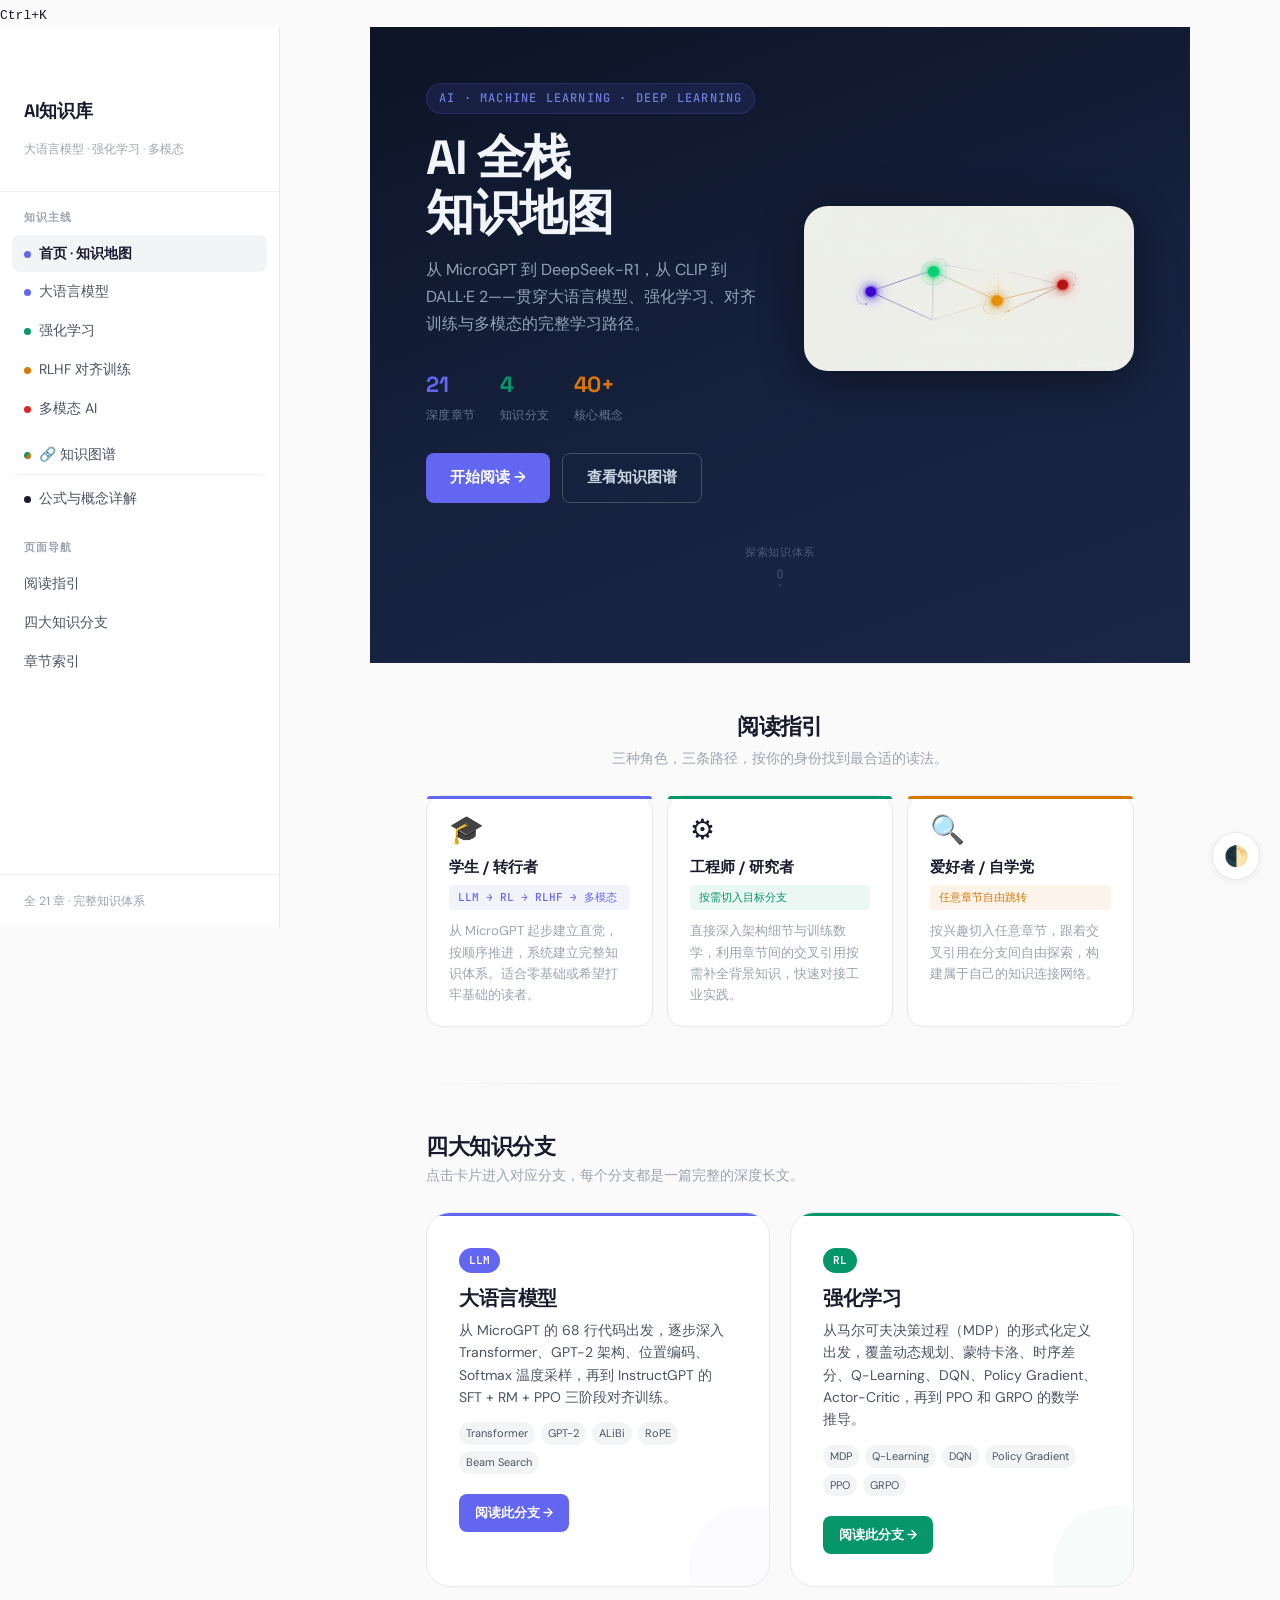
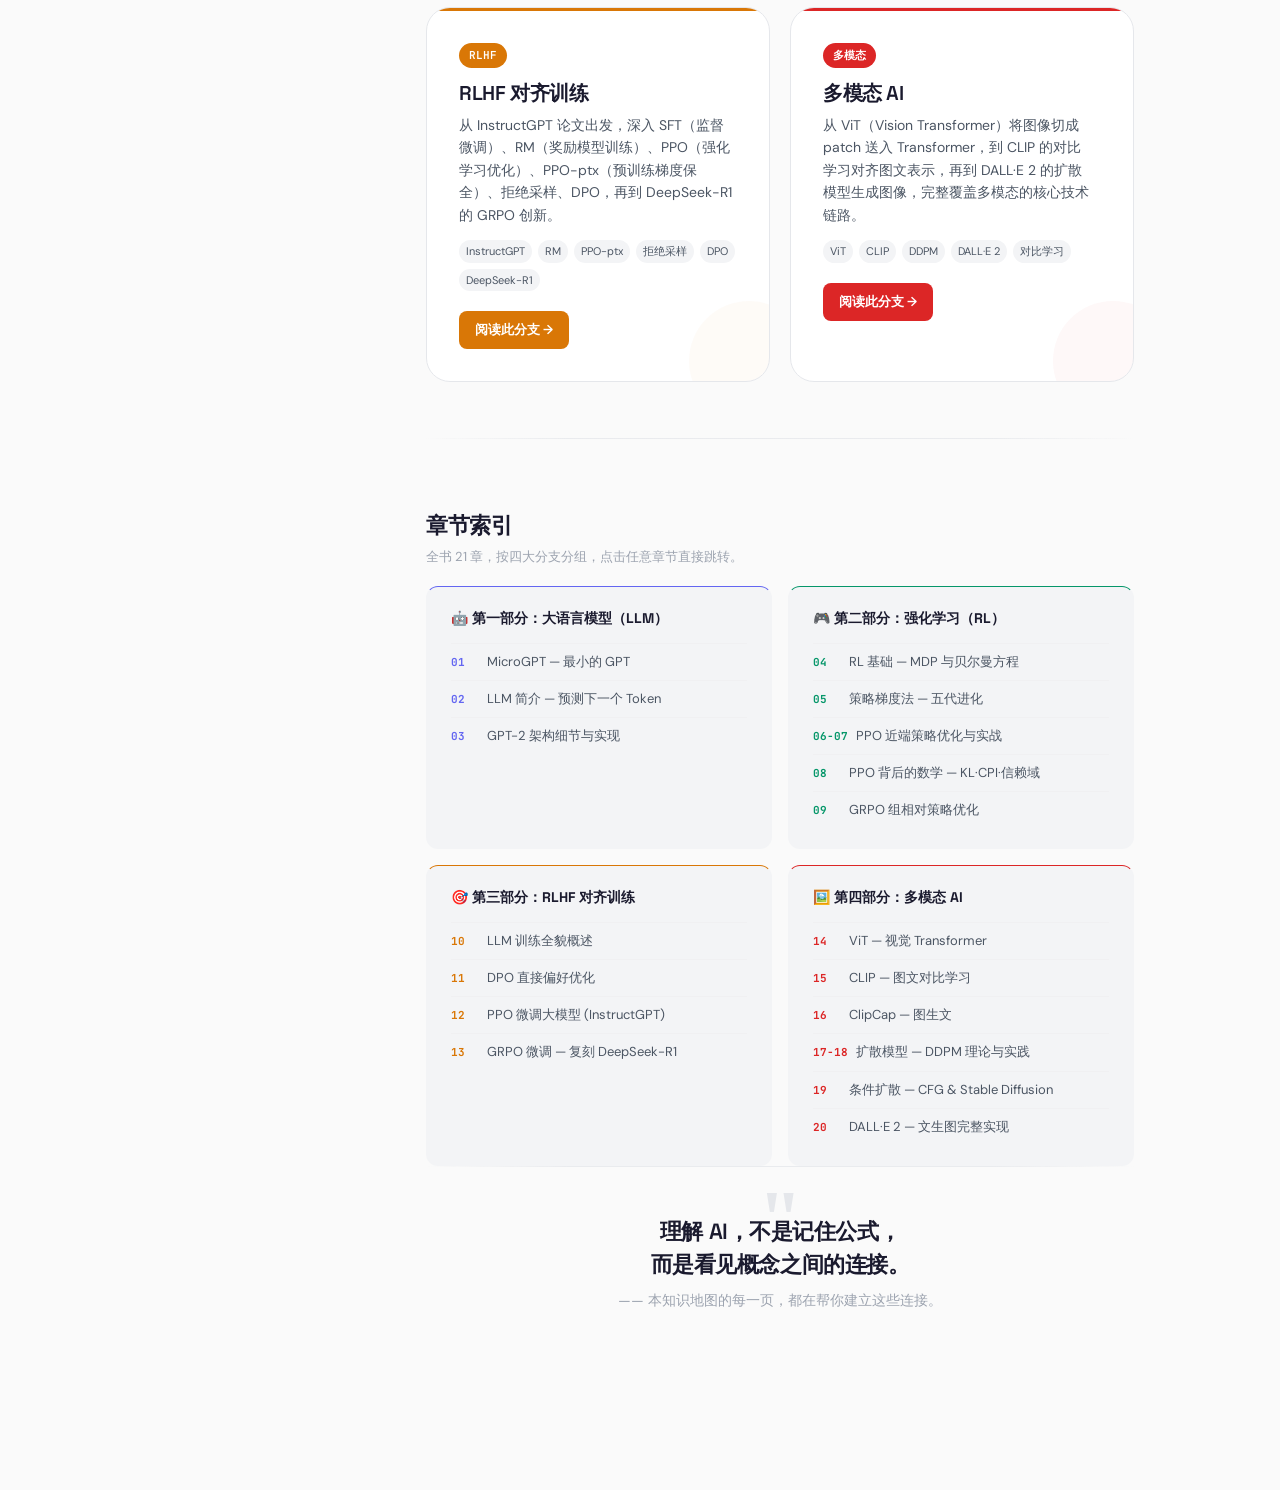
<file: index.html>
<!DOCTYPE html>
<html lang="zh-CN">
<head>
<meta charset="UTF-8">
<meta name="viewport" content="width=device-width, initial-scale=1.0">
<title>AI 全栈知识地图</title>
<link rel="stylesheet" href="style.css">
</head>
<body>

<!-- Search Overlay -->
<div class="search-overlay" id="searchOverlay">
  <div class="search-box">
    <input type="text" class="search-input" id="searchInput" placeholder="搜索概念、公式、章节… (Ctrl+K)" autocomplete="off">
    <div class="search-results" id="searchResults"></div>
    <div class="search-hint">ESC 关闭 · ↑↓ 选择 · Enter 跳转</div>
  </div>
</div>

<!-- Theme Toggle -->
<button class="theme-toggle" id="themeToggle" title="切换深色/浅色模式">🌓</button>

<button class="nav-toggle" onclick="document.querySelector('.sidebar').classList.toggle('open')">☰</button>

<!-- Search Shortcut -->
<div class="search-shortcut">
  <kbd>Ctrl+K</kbd>
</div>

<div class="shell">

<aside class="sidebar">
  <div class="sidebar-brand"><h2>AI知识库</h2><p>大语言模型 · 强化学习 · 多模态</p></div>
  <nav class="sidebar-nav">
    <div class="sidebar-group">
      <div class="sidebar-group-title">知识主线</div>
      <a class="sidebar-link active" href="index.html"><span class="dot" style="background:var(--c-llm)"></span>首页 · 知识地图</a>
      <a class="sidebar-link" href="llm.html"><span class="dot" style="background:var(--c-llm)"></span>大语言模型</a>
      <a class="sidebar-link" href="rl.html"><span class="dot" style="background:var(--c-rl)"></span>强化学习</a>
      <a class="sidebar-link" href="rlhf.html"><span class="dot" style="background:var(--c-rlhf)"></span>RLHF 对齐训练</a>
      <a class="sidebar-link" href="multimodal.html"><span class="dot" style="background:var(--c-mm)"></span>多模态 AI</a>
      <a class="sidebar-link" href="knowledge-graph.html" style="margin-top:8px"><span class="dot" style="background:linear-gradient(135deg,var(--c-llm),var(--c-rl),var(--c-rlhf),var(--c-mm))"></span>🔗 知识图谱</a>
      <a class="sidebar-link" href="derivations.html" style="border-top:1px solid var(--border-soft);padding-top:12px"><span class="dot" style="background:var(--ink)"></span>公式与概念详解</a>
    </div>
    <div class="sidebar-group">
      <div class="sidebar-group-title">页面导航</div>
      <a class="sidebar-link" href="#reading-guide">阅读指引</a>
      <a class="sidebar-link" href="#branches">四大知识分支</a>
      <a class="sidebar-link" href="#chapters">章节索引</a>
    </div>
  </nav>
  <div class="sidebar-footer">全 21 章 · 完整知识体系</div>
</aside>

  <!-- Main Content -->
  <main class="main">

    <!-- ═══════════ ZONE A: HERO ═══════════ -->
    <div class="hero-zone">
      <section class="hero-section">
        <div class="hero-text-col">
          <div class="hero-kicker">AI · Machine Learning · Deep Learning</div>
          <h1 class="hero-title">AI 全栈<br>知识地图</h1>
          <p class="hero-subtitle">从 MicroGPT 到 DeepSeek-R1，从 CLIP 到 DALL·E 2——贯穿大语言模型、强化学习、对齐训练与多模态的完整学习路径。</p>
          <div class="hero-stats">
            <div class="hero-stat">
              <span class="hero-stat-num" style="color:var(--c-llm)">21</span>
              <span class="hero-stat-label">深度章节</span>
            </div>
            <div class="hero-stat">
              <span class="hero-stat-num" style="color:var(--c-rl)">4</span>
              <span class="hero-stat-label">知识分支</span>
            </div>
            <div class="hero-stat">
              <span class="hero-stat-num" style="color:var(--c-rlhf)">40+</span>
              <span class="hero-stat-label">核心概念</span>
            </div>
          </div>
          <div class="hero-actions">
            <a href="llm.html" class="btn btn-primary">开始阅读 →</a>
            <a href="knowledge-graph.html" class="btn btn-outline">查看知识图谱</a>
          </div>
        </div>
        <div class="hero-image-col">
          <div class="hero-visual">
            <img src="images/Abstract_minimalist_illustrati_2026-06-27T13-12-07.png" alt="AI 知识网络 — 四个知识分支的节点连接图" loading="eager">
          </div>
        </div>
      </section>
      <div class="hero-scroll-hint">
        <span>探索知识体系</span>
        <svg width="16" height="24" viewBox="0 0 16 24"><rect x="6" y="3" width="4" height="8" rx="2" fill="none" stroke="currentColor" stroke-width="1.5" opacity="0.6"/><circle cx="8" cy="18" r="1.5" fill="currentColor" opacity="0.4"/></svg>
      </div>
    </div>

    <hr class="zone-divider">

    <!-- ═══════════ ZONE B: ORIENT ═══════════ -->
    <!-- Reading Guide: Personas + Paths merged -->
    <h3 class="guide-section-title fade-in" id="reading-guide">阅读指引</h3>
    <p class="guide-section-sub">三种角色，三条路径，按你的身份找到最合适的读法。</p>
    <div class="guide-row">
      <div class="guide-card fade-in" data-guide="llm">
        <div class="guide-head">
          <span class="guide-icon">🎓</span>
          <span class="guide-label">学生 / 转行者</span>
          <span class="guide-path">LLM → RL → RLHF → 多模态</span>
        </div>
        <p class="guide-desc">从 MicroGPT 起步建立直觉，按顺序推进，系统建立完整知识体系。适合零基础或希望打牢基础的读者。</p>
      </div>
      <div class="guide-card fade-in" data-guide="rl">
        <div class="guide-head">
          <span class="guide-icon">⚙️</span>
          <span class="guide-label">工程师 / 研究者</span>
          <span class="guide-path">按需切入目标分支</span>
        </div>
        <p class="guide-desc">直接深入架构细节与训练数学，利用章节间的交叉引用按需补全背景知识，快速对接工业实践。</p>
      </div>
      <div class="guide-card fade-in" data-guide="rlhf">
        <div class="guide-head">
          <span class="guide-icon">🔍</span>
          <span class="guide-label">爱好者 / 自学党</span>
          <span class="guide-path">任意章节自由跳转</span>
        </div>
        <p class="guide-desc">按兴趣切入任意章节，跟着交叉引用在分支间自由探索，构建属于自己的知识连接网络。</p>
      </div>
    </div>

    <hr class="zone-divider">

    <!-- ═══════════ ZONE C: THE CORE ═══════════ -->
    <div class="core-zone">
    <!-- Branch Grid: 4 cards -->
    <h2 class="section-title fade-in" id="branches">四大知识分支</h2>
    <p class="section-sub">点击卡片进入对应分支，每个分支都是一篇完整的深度长文。</p>
    <div class="branch-grid">

      <!-- LLM -->
      <div class="branch-card fade-in" data-color="llm" onclick="location.href='llm.html'">
        <div class="branch-card-tag">LLM</div>
        <h3>大语言模型</h3>
        <p>从 MicroGPT 的 68 行代码出发，逐步深入 Transformer、GPT-2 架构、位置编码、Softmax 温度采样，再到 InstructGPT 的 SFT + RM + PPO 三阶段对齐训练。</p>
        <div class="branch-card-topics">
          <span>Transformer</span><span>GPT-2</span><span>ALiBi</span><span>RoPE</span><span>Beam Search</span>
        </div>
        <div class="branch-card-cta">阅读此分支 →</div>
      </div>

      <!-- RL -->
      <div class="branch-card fade-in" data-color="rl" onclick="location.href='rl.html'">
        <div class="branch-card-tag">RL</div>
        <h3>强化学习</h3>
        <p>从马尔可夫决策过程（MDP）的形式化定义出发，覆盖动态规划、蒙特卡洛、时序差分、Q-Learning、DQN、Policy Gradient、Actor-Critic，再到 PPO 和 GRPO 的数学推导。</p>
        <div class="branch-card-topics">
          <span>MDP</span><span>Q-Learning</span><span>DQN</span><span>Policy Gradient</span><span>PPO</span><span>GRPO</span>
        </div>
        <div class="branch-card-cta" style="background:var(--c-rl)">阅读此分支 →</div>
      </div>

      <!-- RLHF -->
      <div class="branch-card fade-in" data-color="rlhf" onclick="location.href='rlhf.html'">
        <div class="branch-card-tag">RLHF</div>
        <h3>RLHF 对齐训练</h3>
        <p>从 InstructGPT 论文出发，深入 SFT（监督微调）、RM（奖励模型训练）、PPO（强化学习优化）、PPO-ptx（预训练梯度保全）、拒绝采样、DPO，再到 DeepSeek-R1 的 GRPO 创新。</p>
        <div class="branch-card-topics">
          <span>InstructGPT</span><span>RM</span><span>PPO-ptx</span><span>拒绝采样</span><span>DPO</span><span>DeepSeek-R1</span>
        </div>
        <div class="branch-card-cta" style="background:var(--c-rlhf)">阅读此分支 →</div>
      </div>

      <!-- Multimodal -->
      <div class="branch-card fade-in" data-color="mm" onclick="location.href='multimodal.html'">
        <div class="branch-card-tag">多模态</div>
        <h3>多模态 AI</h3>
        <p>从 ViT（Vision Transformer）将图像切成 patch 送入 Transformer，到 CLIP 的对比学习对齐图文表示，再到 DALL·E 2 的扩散模型生成图像，完整覆盖多模态的核心技术链路。</p>
        <div class="branch-card-topics">
          <span>ViT</span><span>CLIP</span><span>DDPM</span><span>DALL·E 2</span><span>对比学习</span>
        </div>
        <div class="branch-card-cta" style="background:var(--c-mm)">阅读此分支 →</div>
      </div>

    </div>
    </div><!-- /core-zone -->

    <hr class="zone-divider">

    <!-- ═══════════ ZONE D: REFERENCE ═══════════ -->
    <div class="ref-zone">

    <!-- Chapter Index: 2-column grid -->
    <h2 class="section-title fade-in" id="chapters" style="font-size:22px;font-weight:700;margin:48px 0 6px;">章节索引</h2>
    <p style="color:var(--ink-3);font-size:13px;margin:0 0 18px;">全书 21 章，按四大分支分组，点击任意章节直接跳转。</p>
    <div class="chapter-grid">

      <div class="chapter-group fade-in">
        <div class="chapter-group-title">🤖 第一部分：大语言模型（LLM）</div>
        <a href="llm.html#microgpt"><span class="chapter-num">01</span> MicroGPT — 最小的 GPT</a>
        <a href="llm.html#llm-intro"><span class="chapter-num">02</span> LLM 简介 — 预测下一个 Token</a>
        <a href="llm.html#gpt2"><span class="chapter-num">03</span> GPT-2 架构细节与实现</a>
      </div>

      <div class="chapter-group fade-in">
        <div class="chapter-group-title">🎮 第二部分：强化学习（RL）</div>
        <a href="rl.html#rl-intro"><span class="chapter-num">04</span> RL 基础 — MDP 与贝尔曼方程</a>
        <a href="rl.html#policy-gradient"><span class="chapter-num">05</span> 策略梯度法 — 五代进化</a>
        <a href="rl.html#ppo"><span class="chapter-num">06-07</span> PPO 近端策略优化与实战</a>
        <a href="rl.html#ppo-math"><span class="chapter-num">08</span> PPO 背后的数学 — KL·CPI·信赖域</a>
        <a href="rl.html#grpo"><span class="chapter-num">09</span> GRPO 组相对策略优化</a>
      </div>

      <div class="chapter-group fade-in">
        <div class="chapter-group-title">🎯 第三部分：RLHF 对齐训练</div>
        <a href="rlhf.html#training-overview"><span class="chapter-num">10</span> LLM 训练全貌概述</a>
        <a href="rlhf.html#dpo"><span class="chapter-num">11</span> DPO 直接偏好优化</a>
        <a href="rlhf.html#ppo-llm"><span class="chapter-num">12</span> PPO 微调大模型 (InstructGPT)</a>
        <a href="rlhf.html#grpo-llm"><span class="chapter-num">13</span> GRPO 微调 — 复刻 DeepSeek-R1</a>
      </div>

      <div class="chapter-group fade-in">
        <div class="chapter-group-title">🖼️ 第四部分：多模态 AI</div>
        <a href="multimodal.html#vit"><span class="chapter-num">14</span> ViT — 视觉 Transformer</a>
        <a href="multimodal.html#clip"><span class="chapter-num">15</span> CLIP — 图文对比学习</a>
        <a href="multimodal.html#clipcap"><span class="chapter-num">16</span> ClipCap — 图生文</a>
        <a href="multimodal.html#diffusion"><span class="chapter-num">17-18</span> 扩散模型 — DDPM 理论与实践</a>
        <a href="multimodal.html#cond-diffusion"><span class="chapter-num">19</span> 条件扩散 — CFG & Stable Diffusion</a>
        <a href="multimodal.html#dalle2"><span class="chapter-num">20</span> DALL·E 2 — 文生图完整实现</a>
      </div>

    </div>
    </div><!-- /ref-zone -->

    <hr class="zone-divider">

    <!-- ═══════════ ZONE E: CLOSE ═══════════ -->
    <!-- Big Quote / Epilogue -->
    <div class="big-quote">
      理解 AI，不是记住公式，<br>而是看见概念之间的连接。
      <br><span style="font-size:14px;color:var(--ink-3);font-weight:400;letter-spacing:0;">—— 本知识地图的每一页，都在帮你建立这些连接。</span>
    </div>

  </main>
</div>

<script>
  // --- Theme Toggle ---
  const themeToggle = document.getElementById('themeToggle');
  const body = document.body;
  const savedTheme = localStorage.getItem('theme');
  if (savedTheme === 'dark') { body.classList.add('dark'); themeToggle.textContent = '☀️'; }
  themeToggle.addEventListener('click', () => {
    body.classList.toggle('dark');
    const isDark = body.classList.contains('dark');
    localStorage.setItem('theme', isDark ? 'dark' : 'light');
    themeToggle.textContent = isDark ? '☀️' : '🌓';
  });

  // --- Search ---
  const searchOverlay = document.getElementById('searchOverlay');
  const searchInput = document.getElementById('searchInput');
  const searchResults = document.getElementById('searchResults');
  const searchIndex = [
    { title: 'MicroGPT — 最小的 GPT', url: 'llm.html#microgpt', keywords: 'MicroGPT GPT 最小 68行' },
    { title: 'Transformer 架构', url: 'llm.html#transformer', keywords: 'Transformer 注意力 自注意力' },
    { title: 'GPT-2 架构细节', url: 'llm.html#gpt2', keywords: 'GPT-2 架构 FeedForward GELU' },
    { title: '位置编码（ALiBi & RoPE）', url: 'llm.html#pos-encoding', keywords: '位置编码 ALiBi RoPE 相对位置' },
    { title: '生成策略', url: 'llm.html#generation', keywords: 'Beam Search 采样 temperature top-k' },
    { title: 'MDP 形式化', url: 'rl.html#mdp', keywords: 'MDP 马尔可夫决策过程 Bellman' },
    { title: 'DQN', url: 'rl.html#dqn', keywords: 'DQN Q-Learning Experience Replay' },
    { title: 'Policy Gradient', url: 'rl.html#pg', keywords: 'Policy Gradient REINFORCE baseline' },
    { title: 'PPO & GRPO', url: 'rl.html#ppo', keywords: 'PPO GRPO 近端策略优化' },
    { title: 'InstructGPT 三阶段', url: 'rlhf.html#instructgpt', keywords: 'InstructGPT SFT RM PPO' },
    { title: '奖励模型', url: 'rlhf.html#rm', keywords: 'RM 奖励模型 人类偏好' },
    { title: 'PPO-ptx', url: 'rlhf.html#ppo-ptx', keywords: 'PPO-ptx 预训练梯度保全' },
    { title: 'DeepSeek-R1', url: 'rlhf.html#deepseek', keywords: 'DeepSeek-R1 GRPO 推理能力' },
    { title: 'ViT', url: 'multimodal.html#vit', keywords: 'ViT 视觉Transformer patch' },
    { title: 'CLIP', url: 'multimodal.html#clip', keywords: 'CLIP 对比学习 图文对齐' },
    { title: 'DALL·E 2', url: 'multimodal.html#dalle2', keywords: 'DALL·E 2 扩散模型 DDPM' },
    { title: '交叉熵损失推导', url: 'derivations.html#cross-entropy', keywords: '交叉熵 softmax 损失函数' },
    { title: 'PPO 替代目标推导', url: 'derivations.html#ppo-clip', keywords: 'PPO clip 替代目标 策略梯度' },
  ];
  function openSearch() { searchOverlay.classList.add('active'); searchInput.focus(); }
  function closeSearch() { searchOverlay.classList.remove('active'); searchInput.value = ''; searchResults.innerHTML = ''; }
  document.addEventListener('keydown', (e) => {
    if ((e.ctrlKey || e.metaKey) && e.key === 'k') { e.preventDefault(); openSearch(); }
    if (e.key === 'Escape') closeSearch();
  });
  themeToggle.addEventListener('click', () => { /* already handled above */ });
  searchOverlay.addEventListener('click', (e) => { if (e.target === searchOverlay) closeSearch(); });
  searchInput.addEventListener('input', () => {
    const q = searchInput.value.trim().toLowerCase();
    if (!q) { searchResults.innerHTML = ''; return; }
    const matches = searchIndex.filter(item =>
      item.title.toLowerCase().includes(q) || item.keywords.toLowerCase().includes(q)
    );
    searchResults.innerHTML = matches.map(m =>
      `<div class="search-result-item" onclick="location.href='${m.url}'">${m.title}</div>`
    ).join('');
  });

  // --- Scroll-triggered Entry Animations ---
  const fadeEls = document.querySelectorAll('.fade-in');
  const observer = new IntersectionObserver((entries) => {
    entries.forEach(entry => {
      if (entry.isIntersecting) {
        entry.target.classList.add('visible');
      }
    });
  }, { threshold: 0.15, rootMargin: '0px 0px -40px 0px' });
  fadeEls.forEach(el => observer.observe(el));
</script>

</body>
</html>
</file>
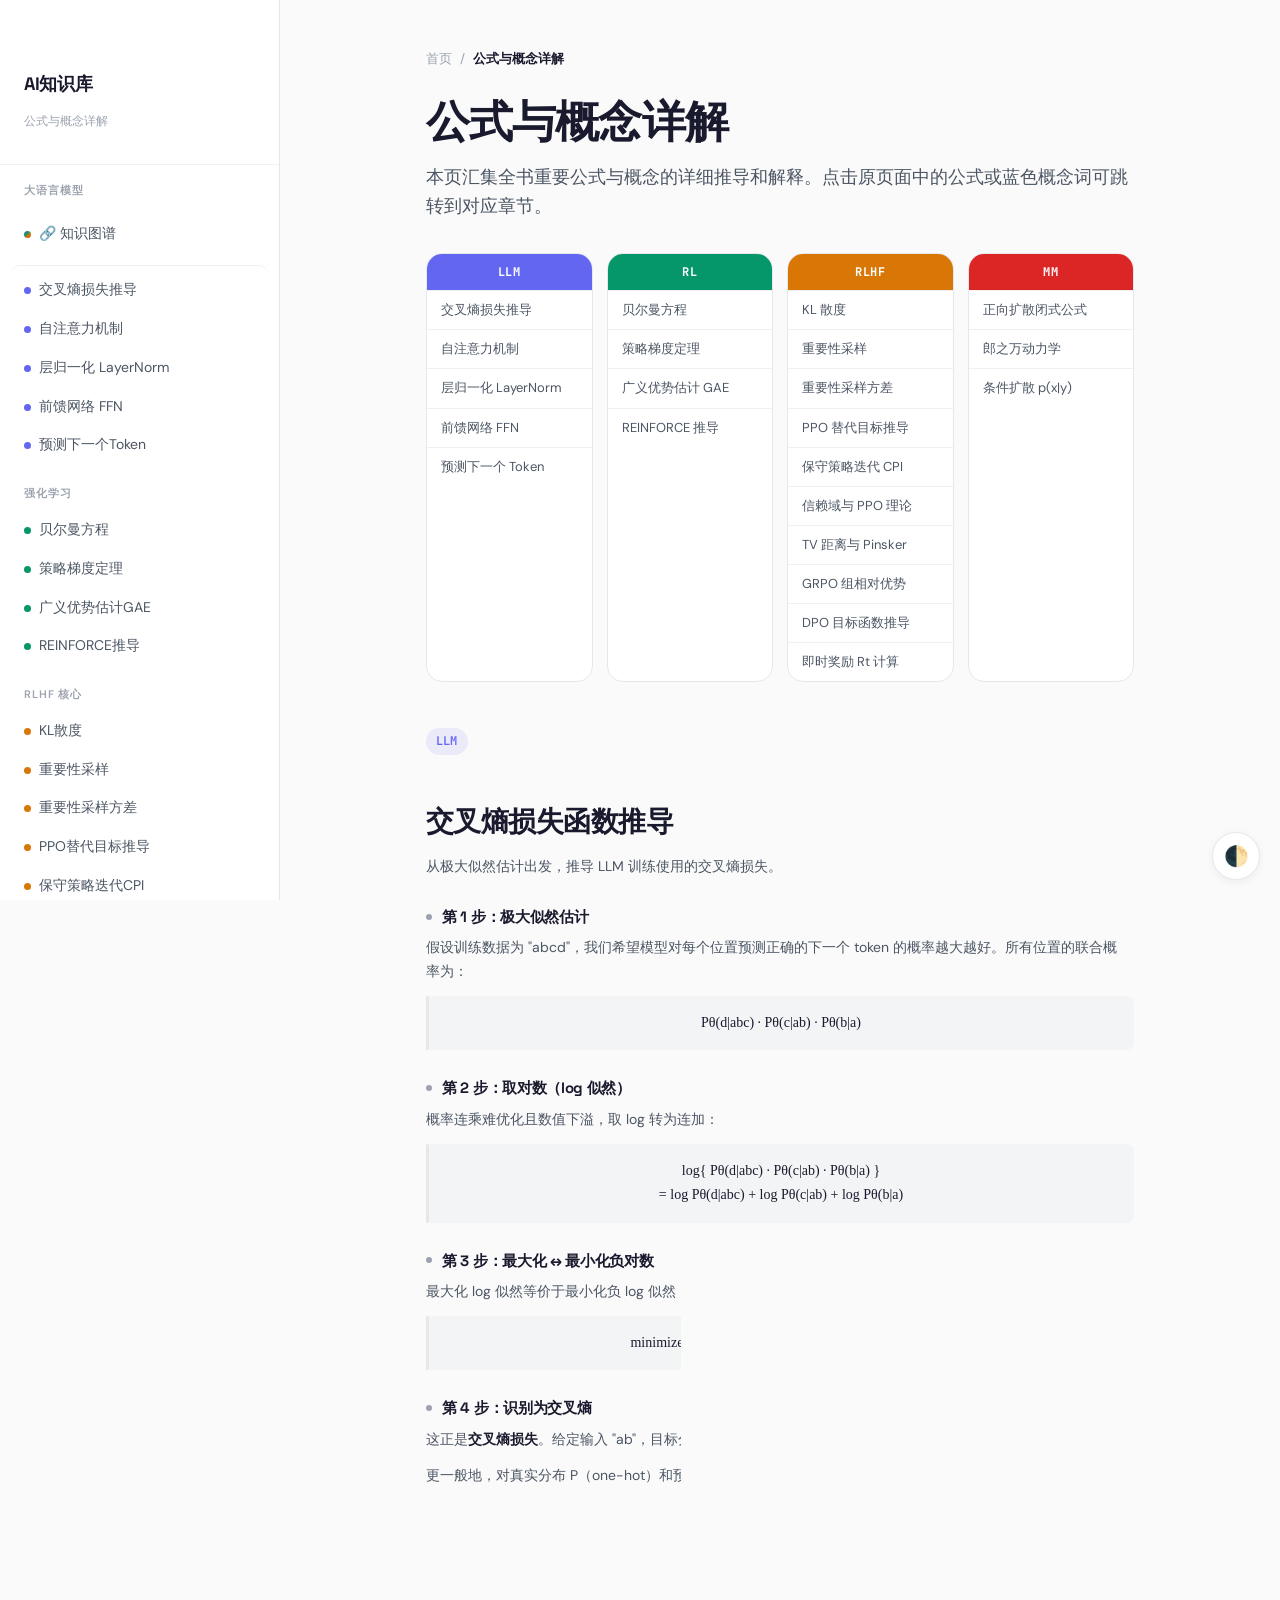
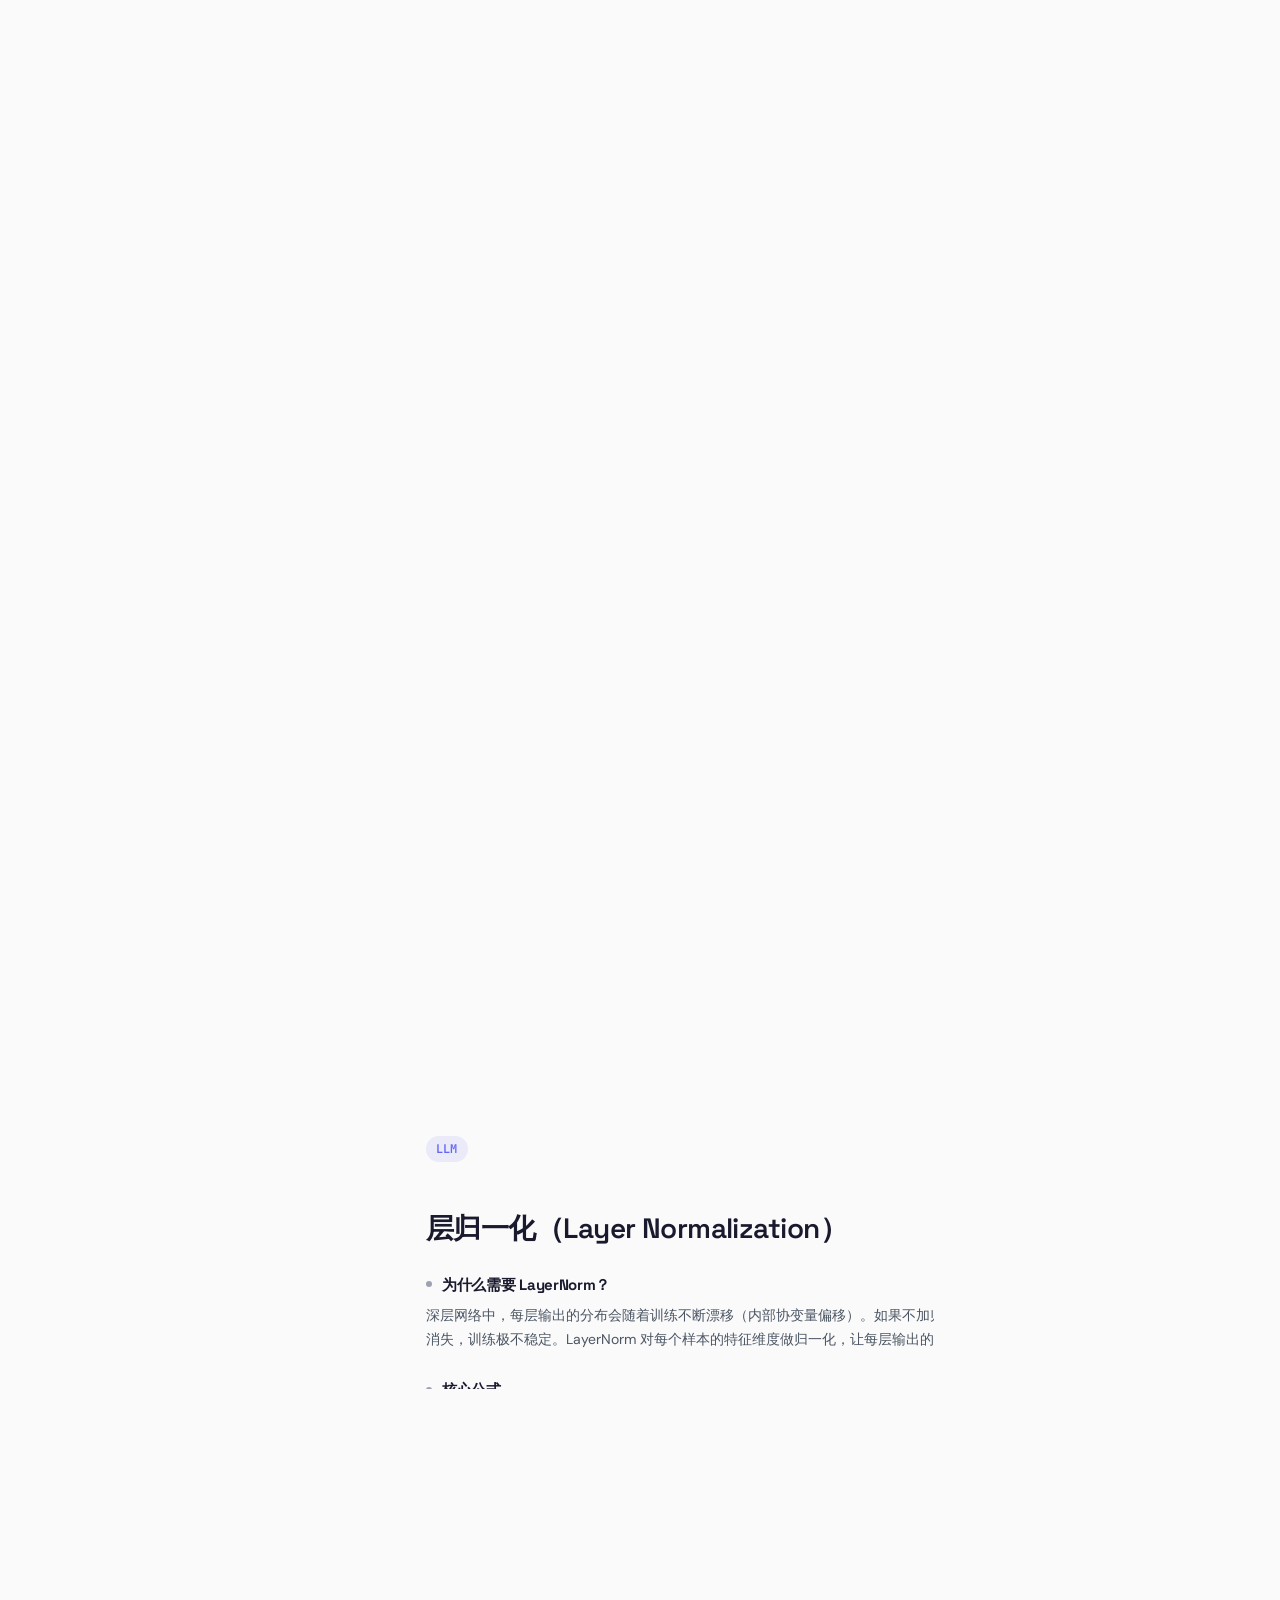
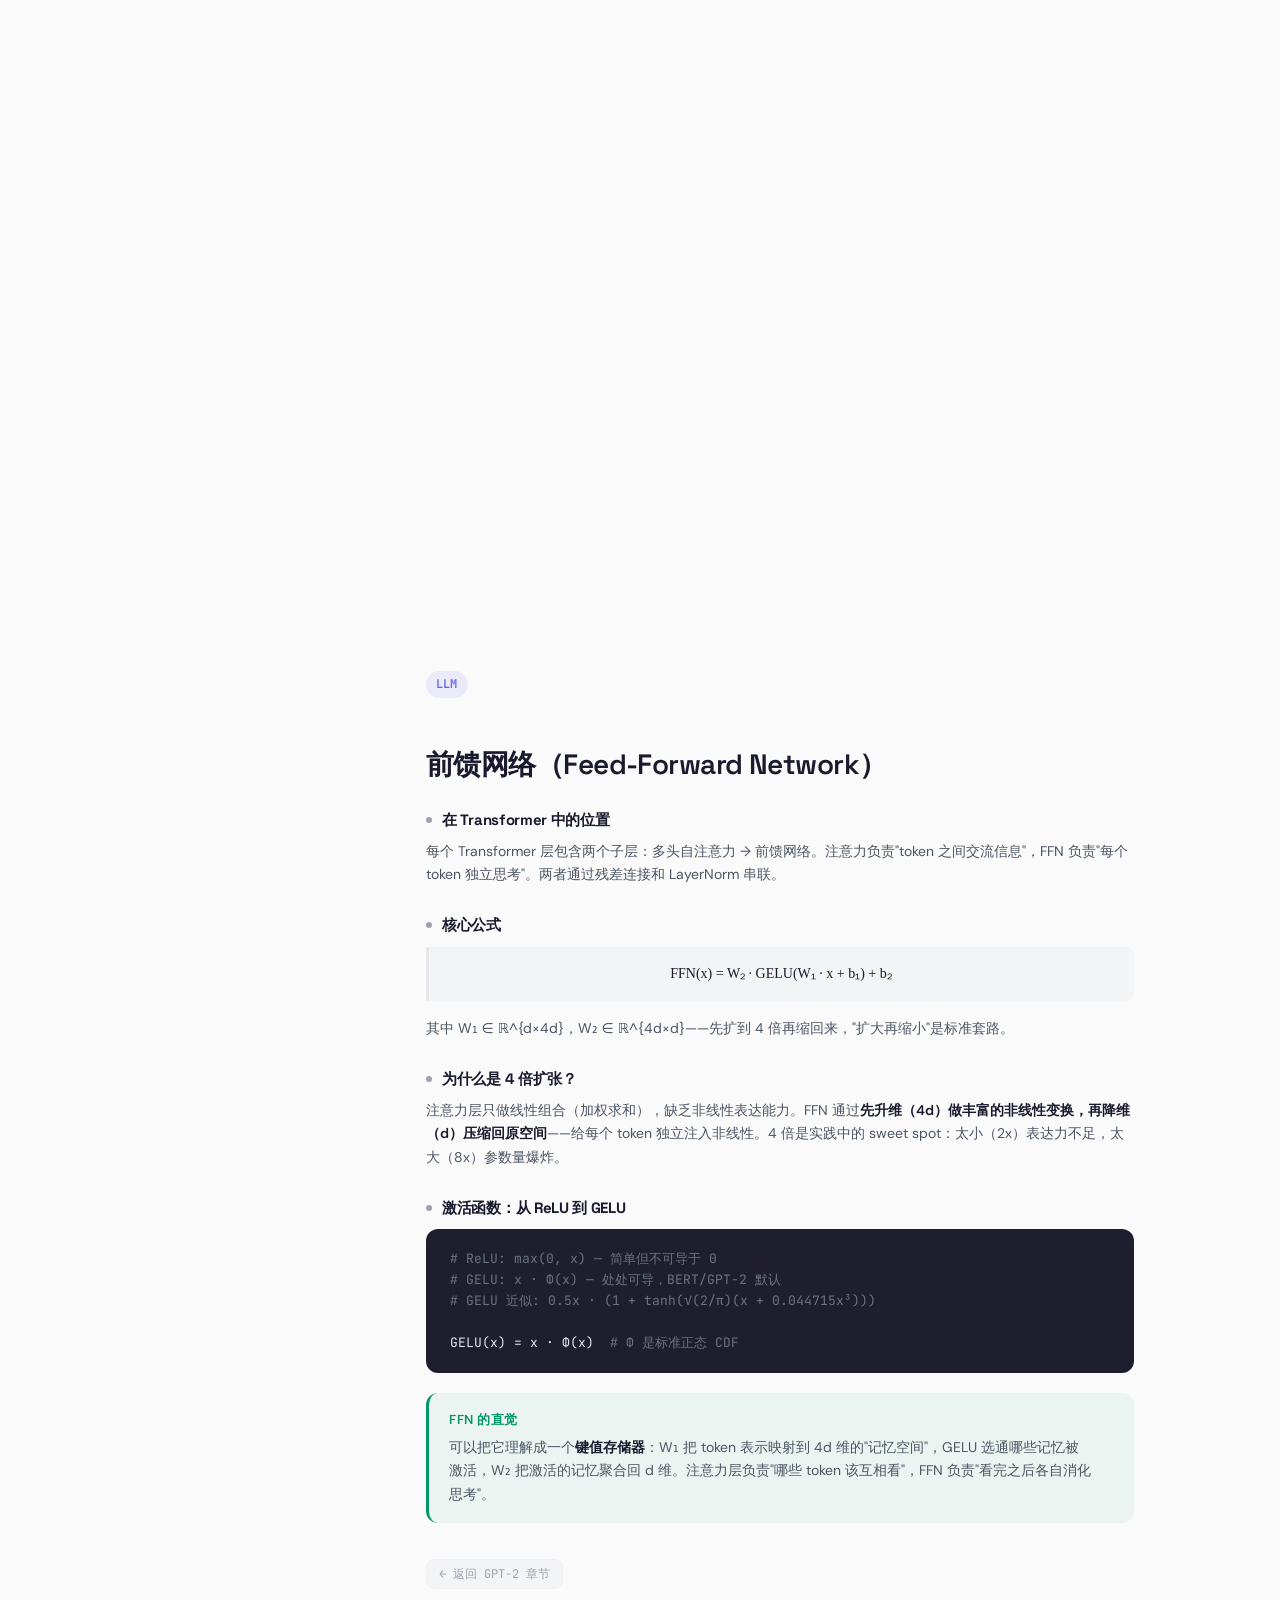
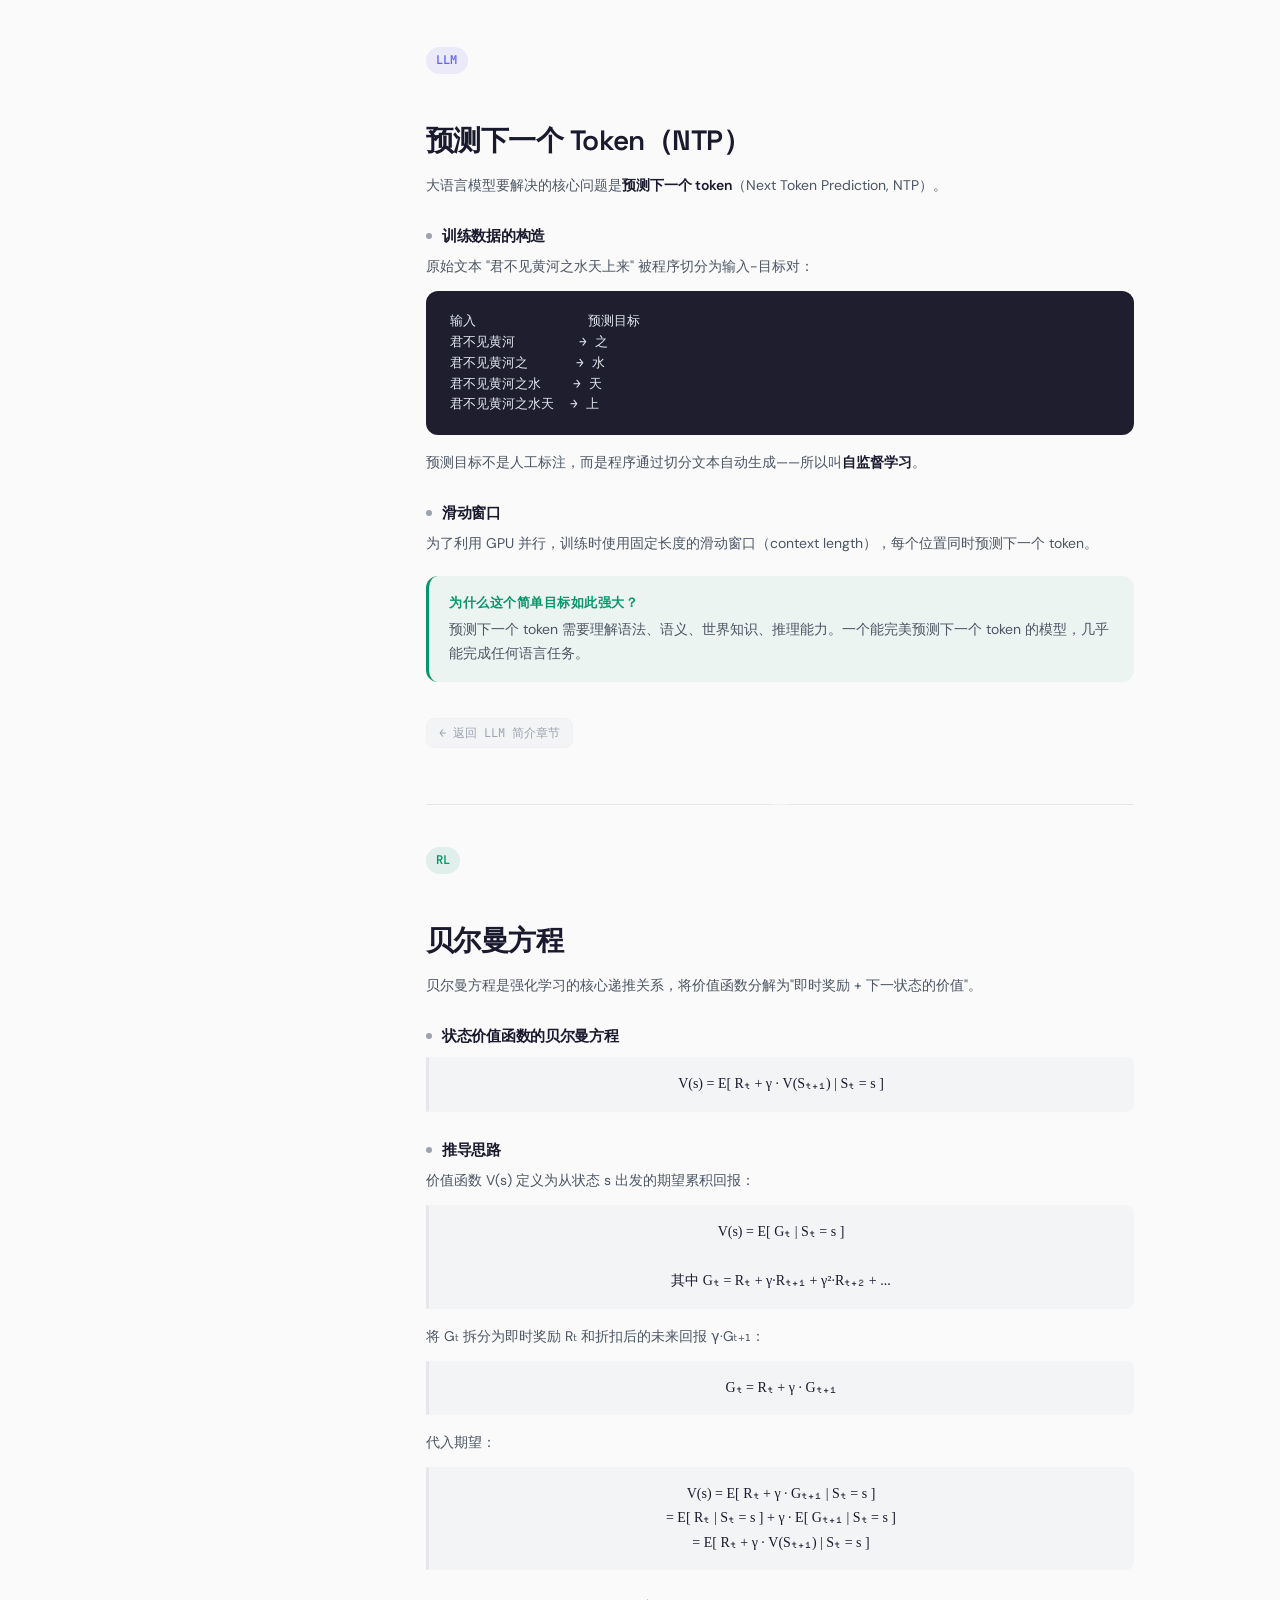
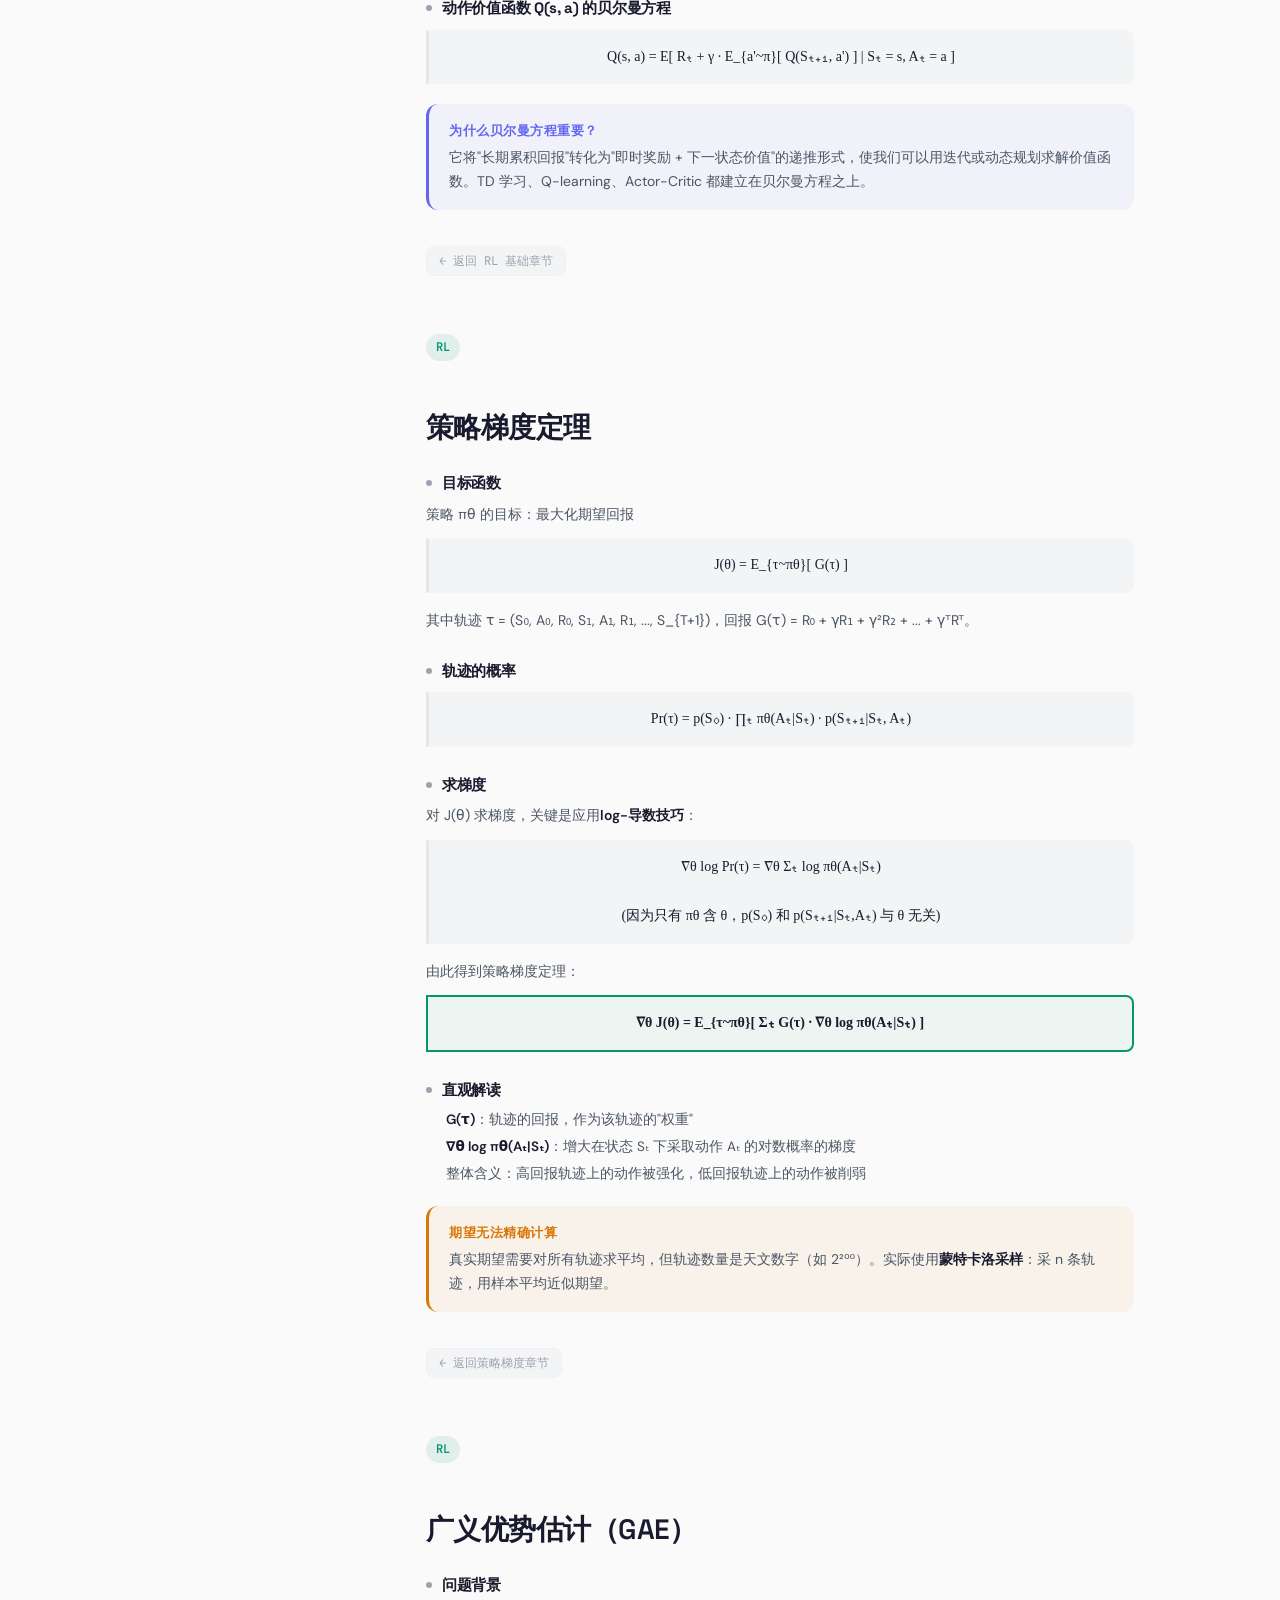
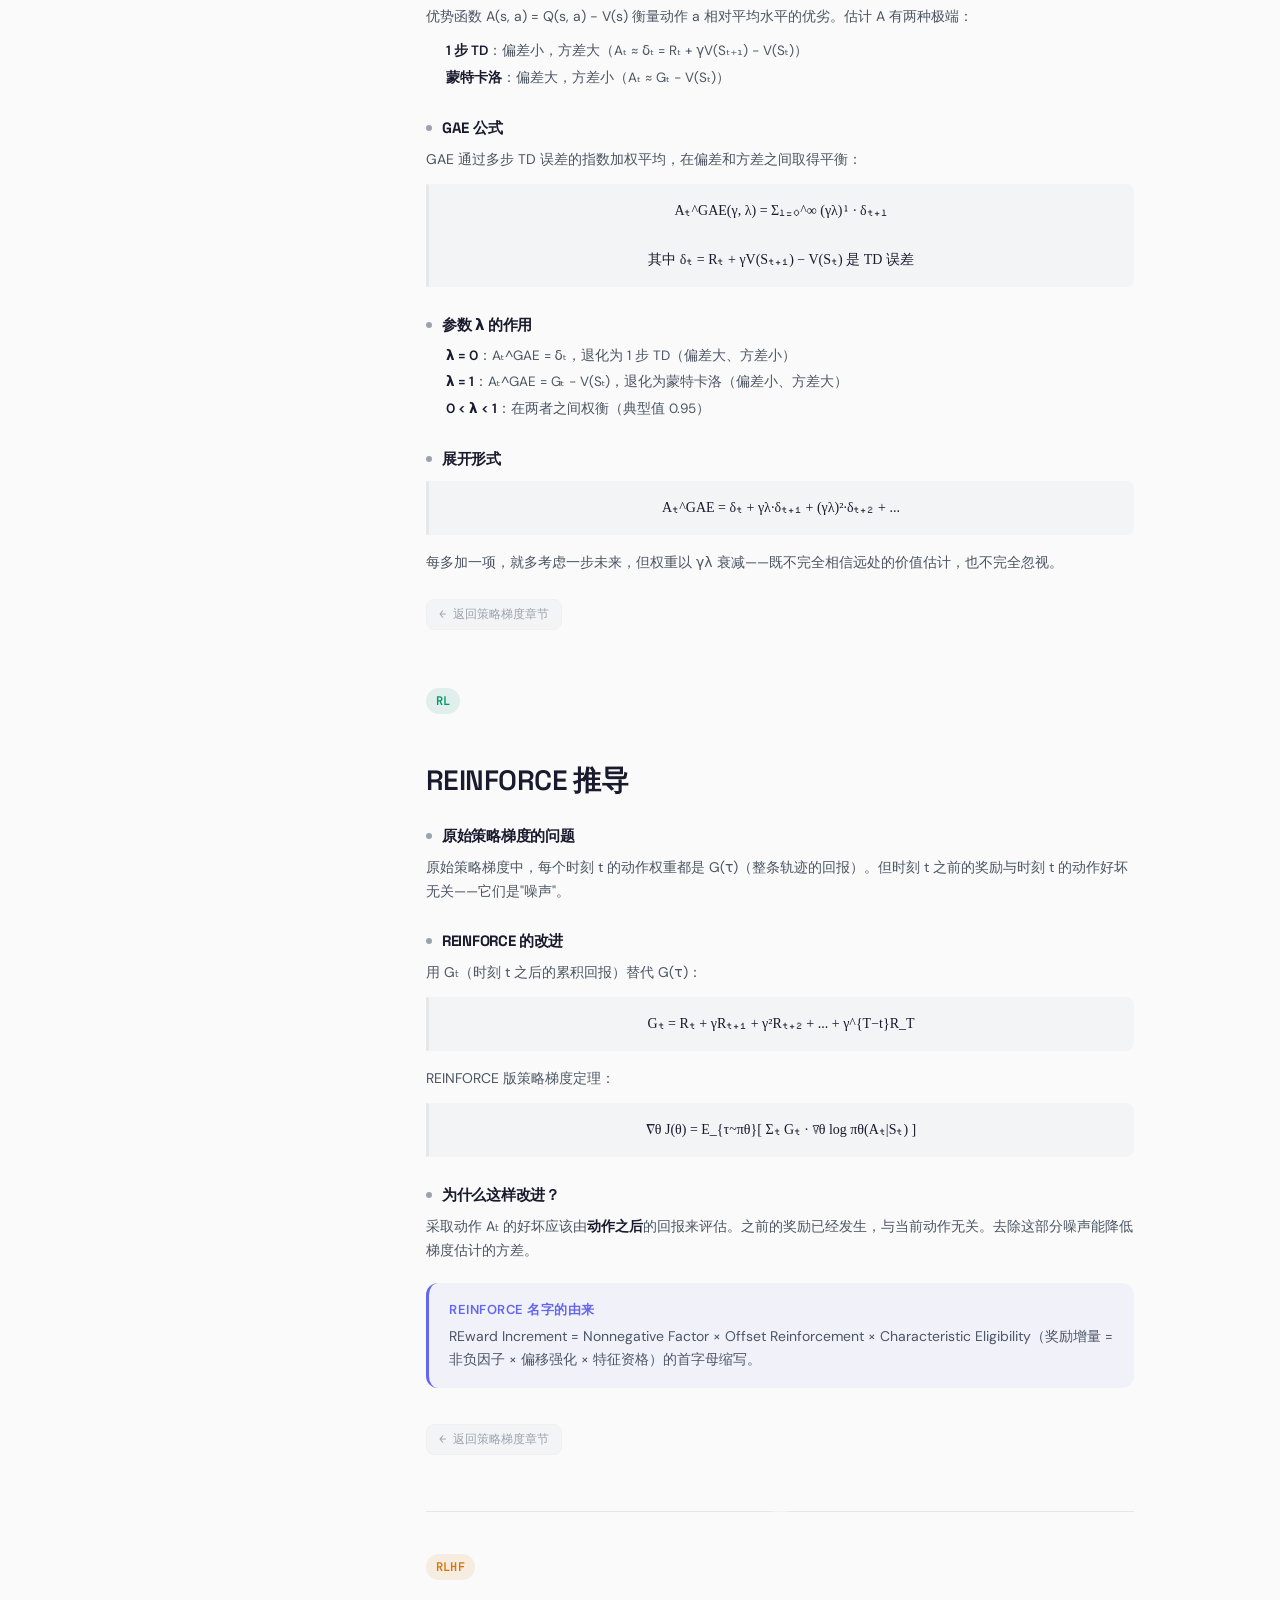
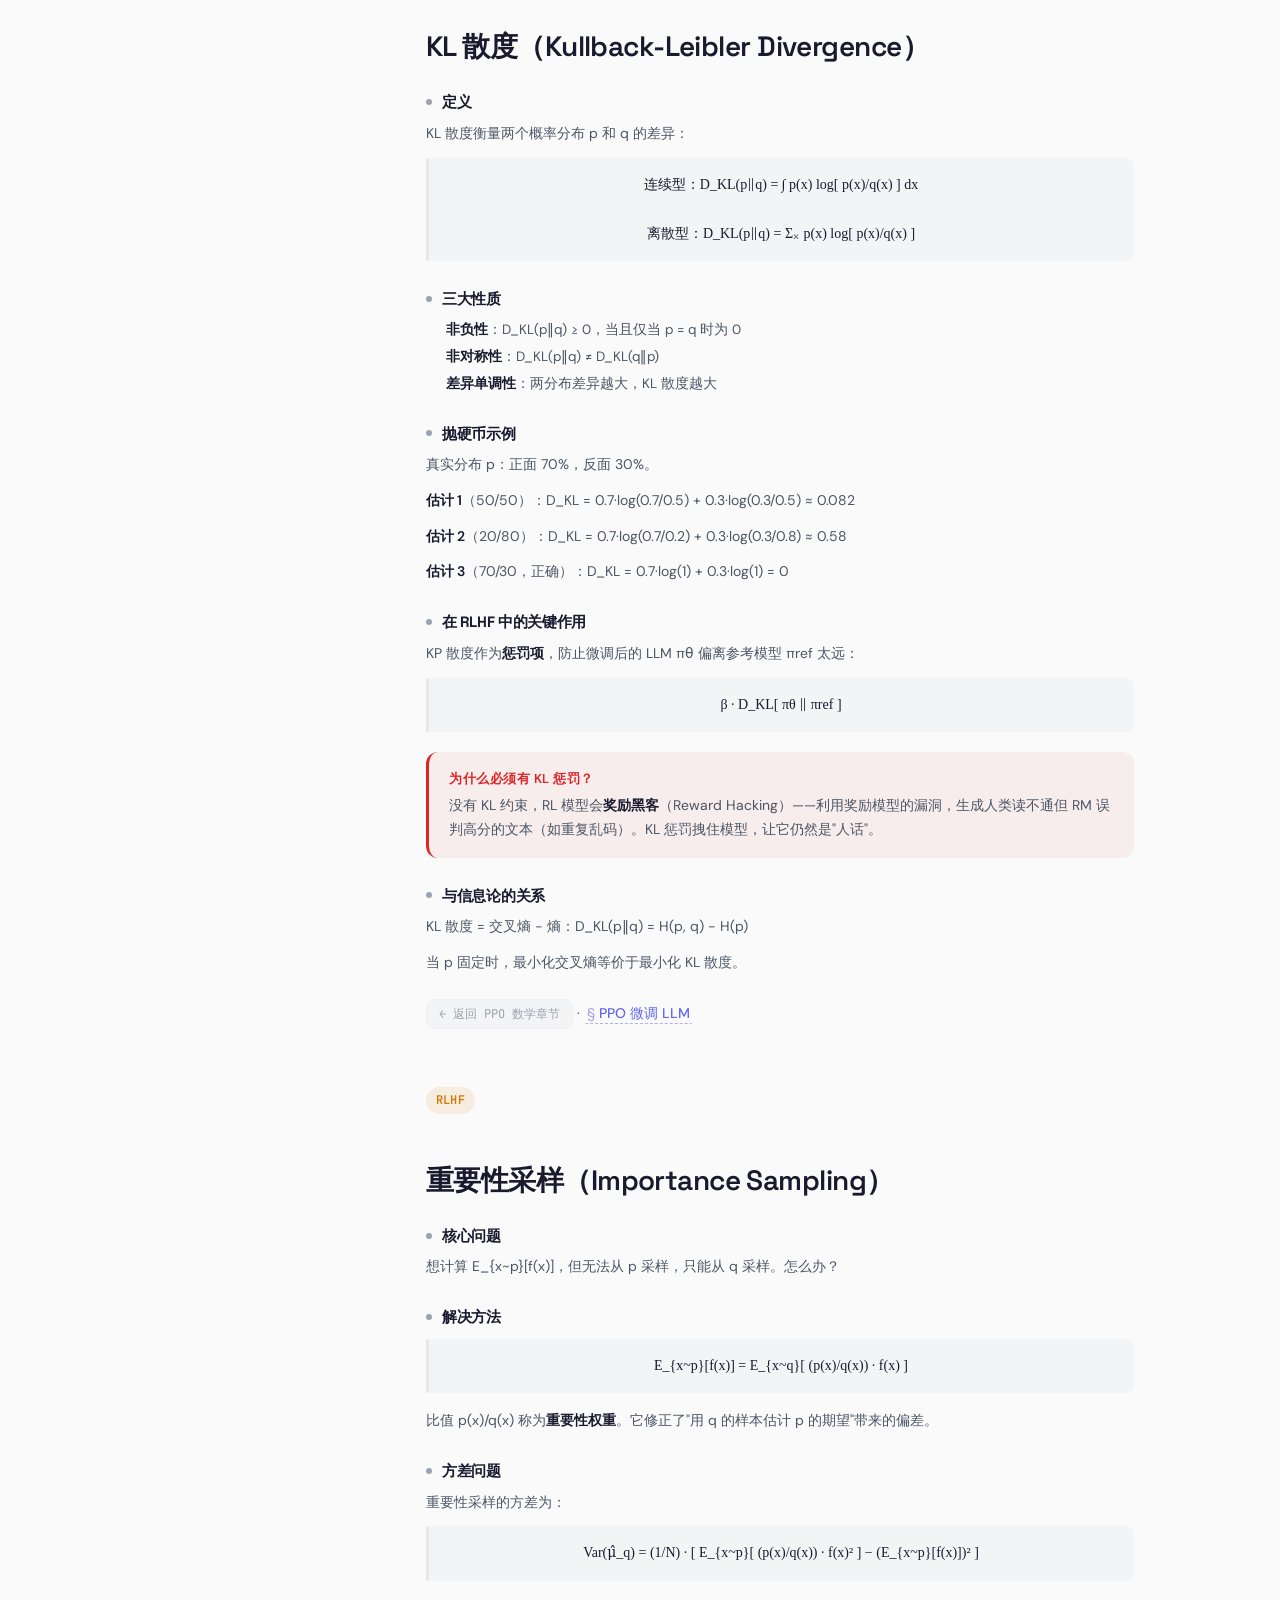
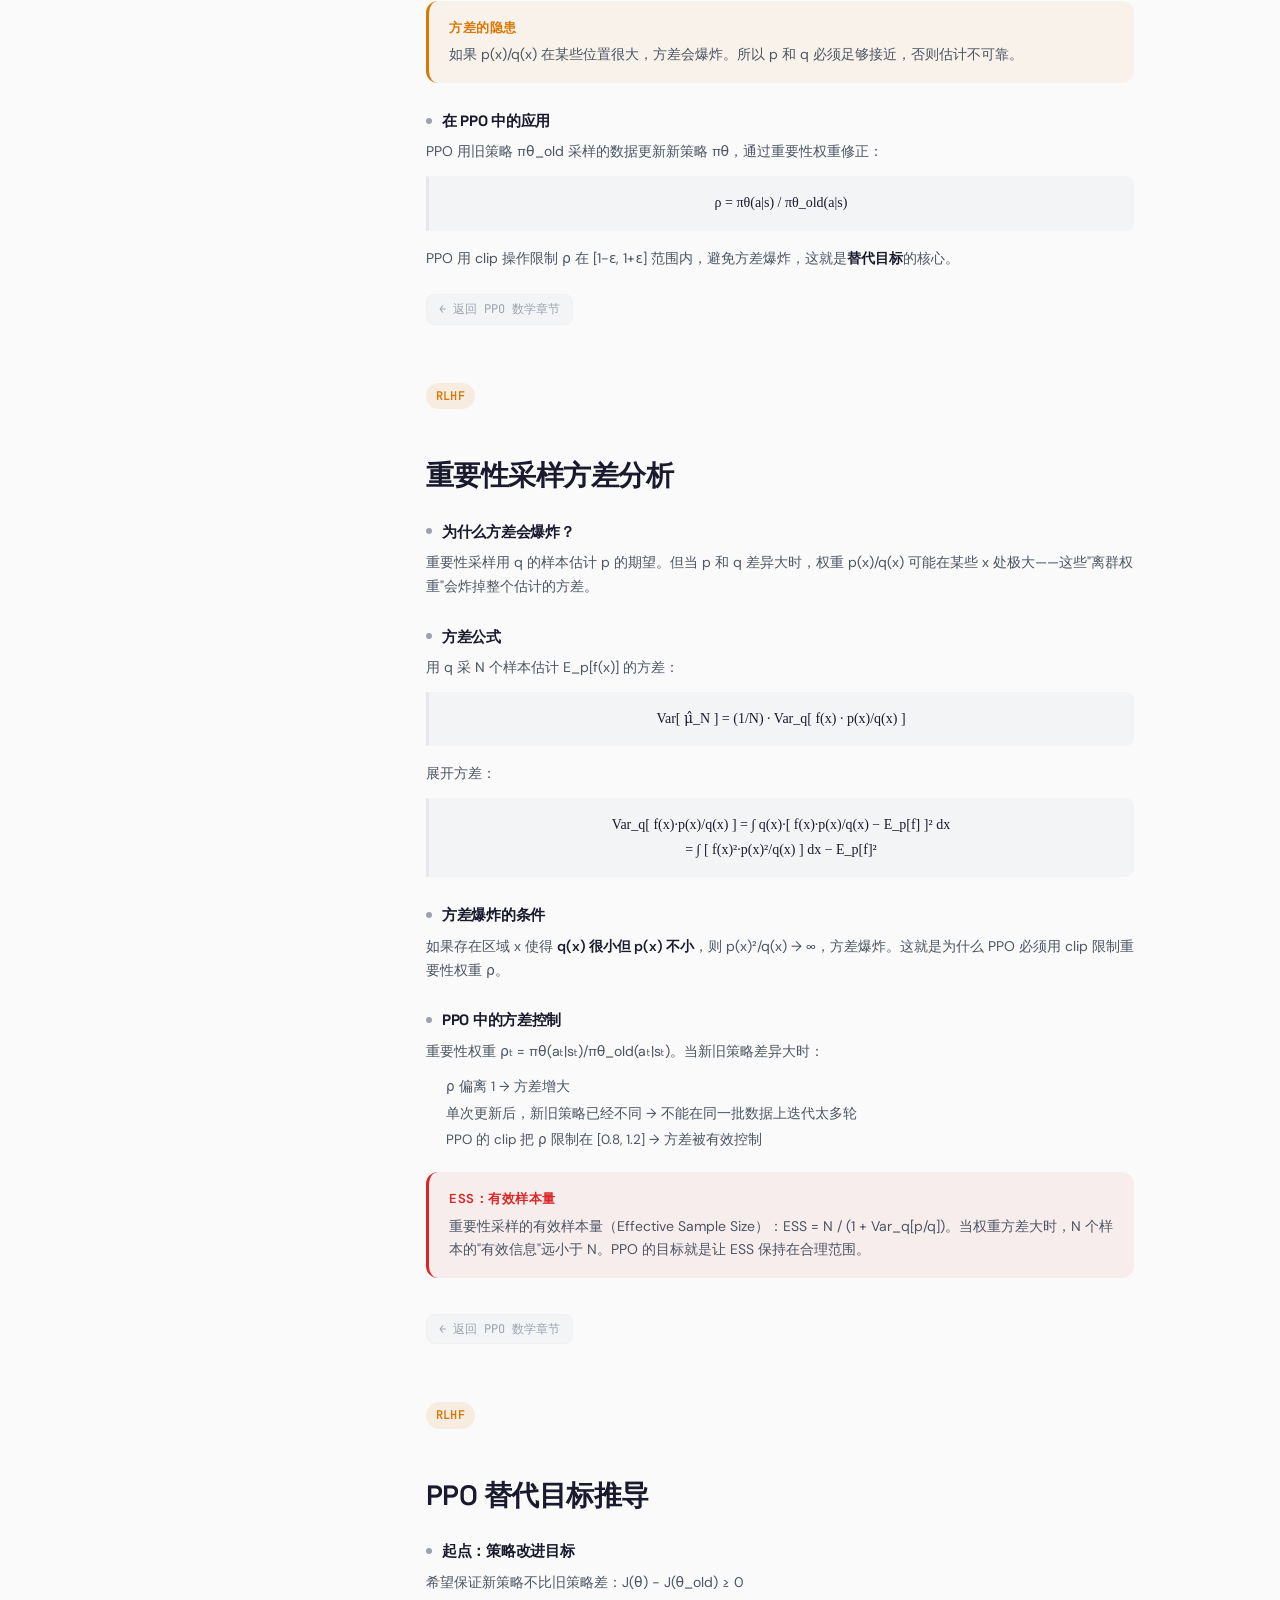
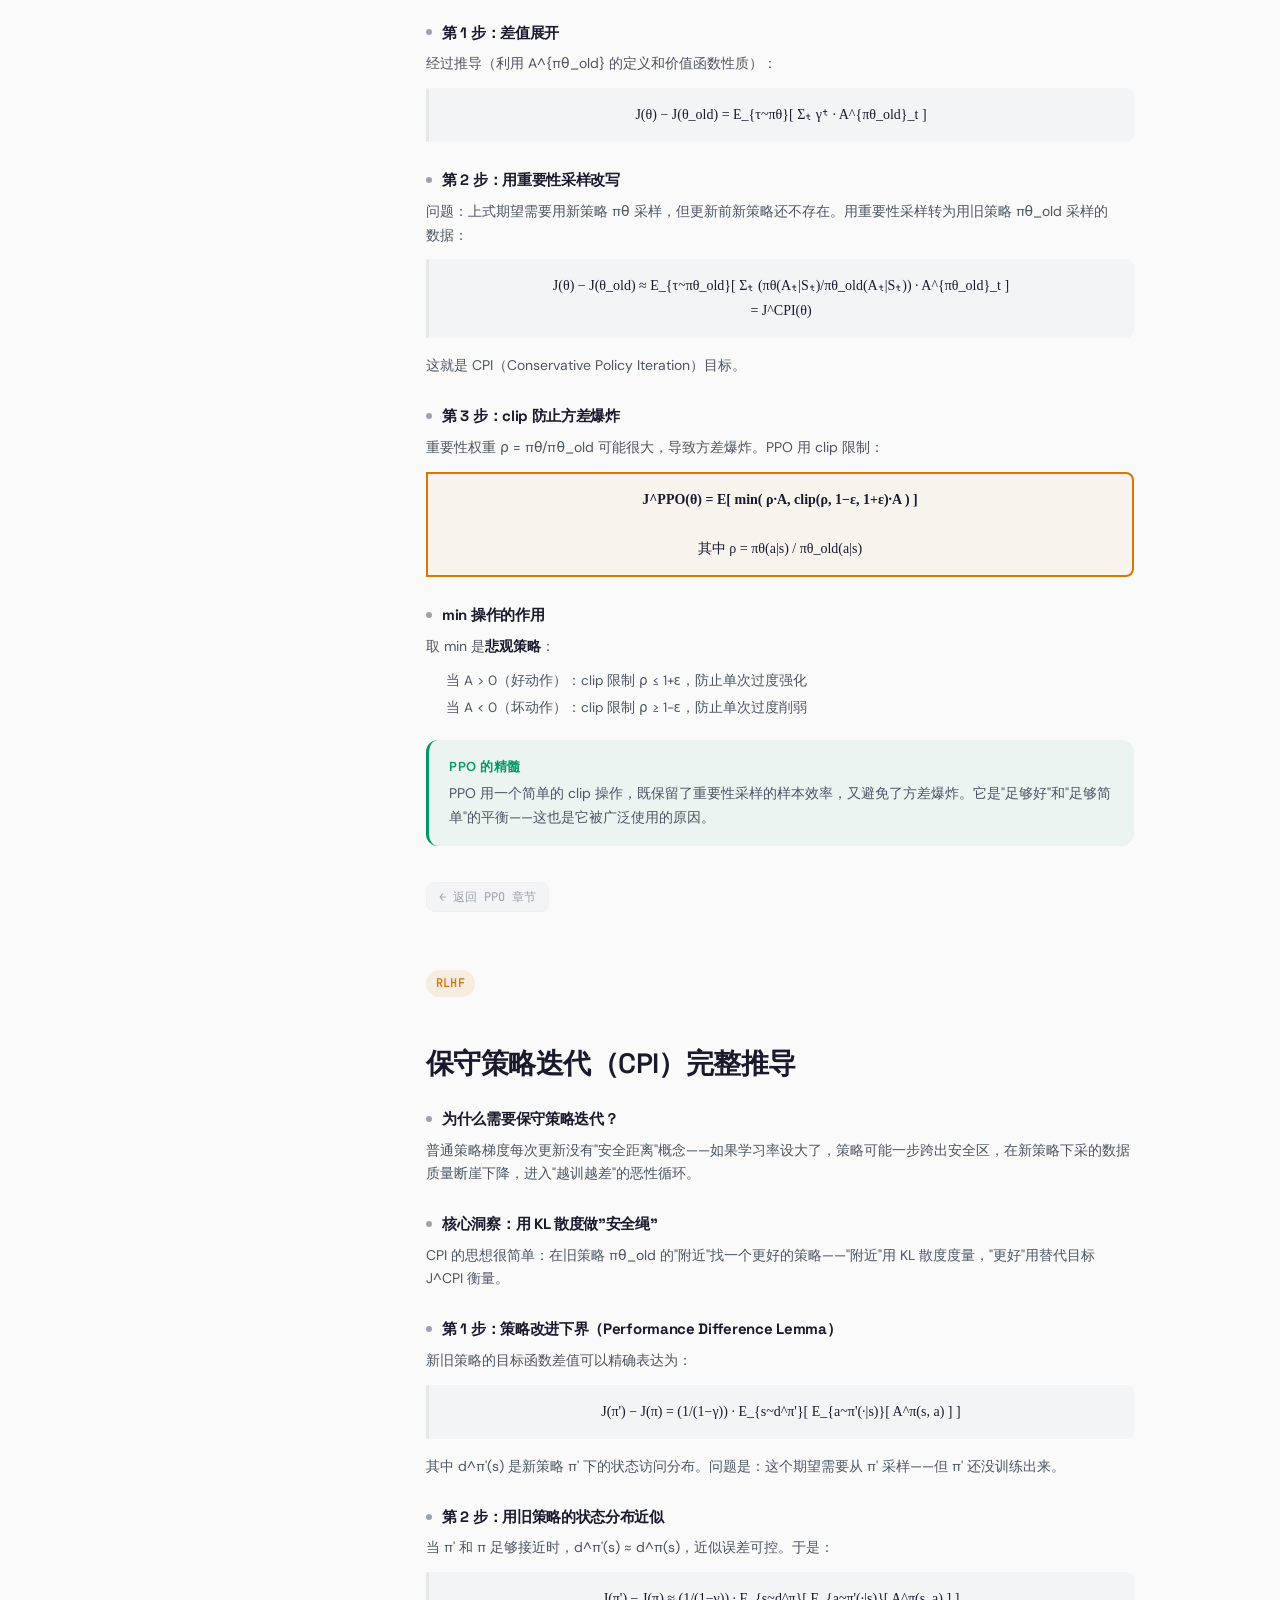
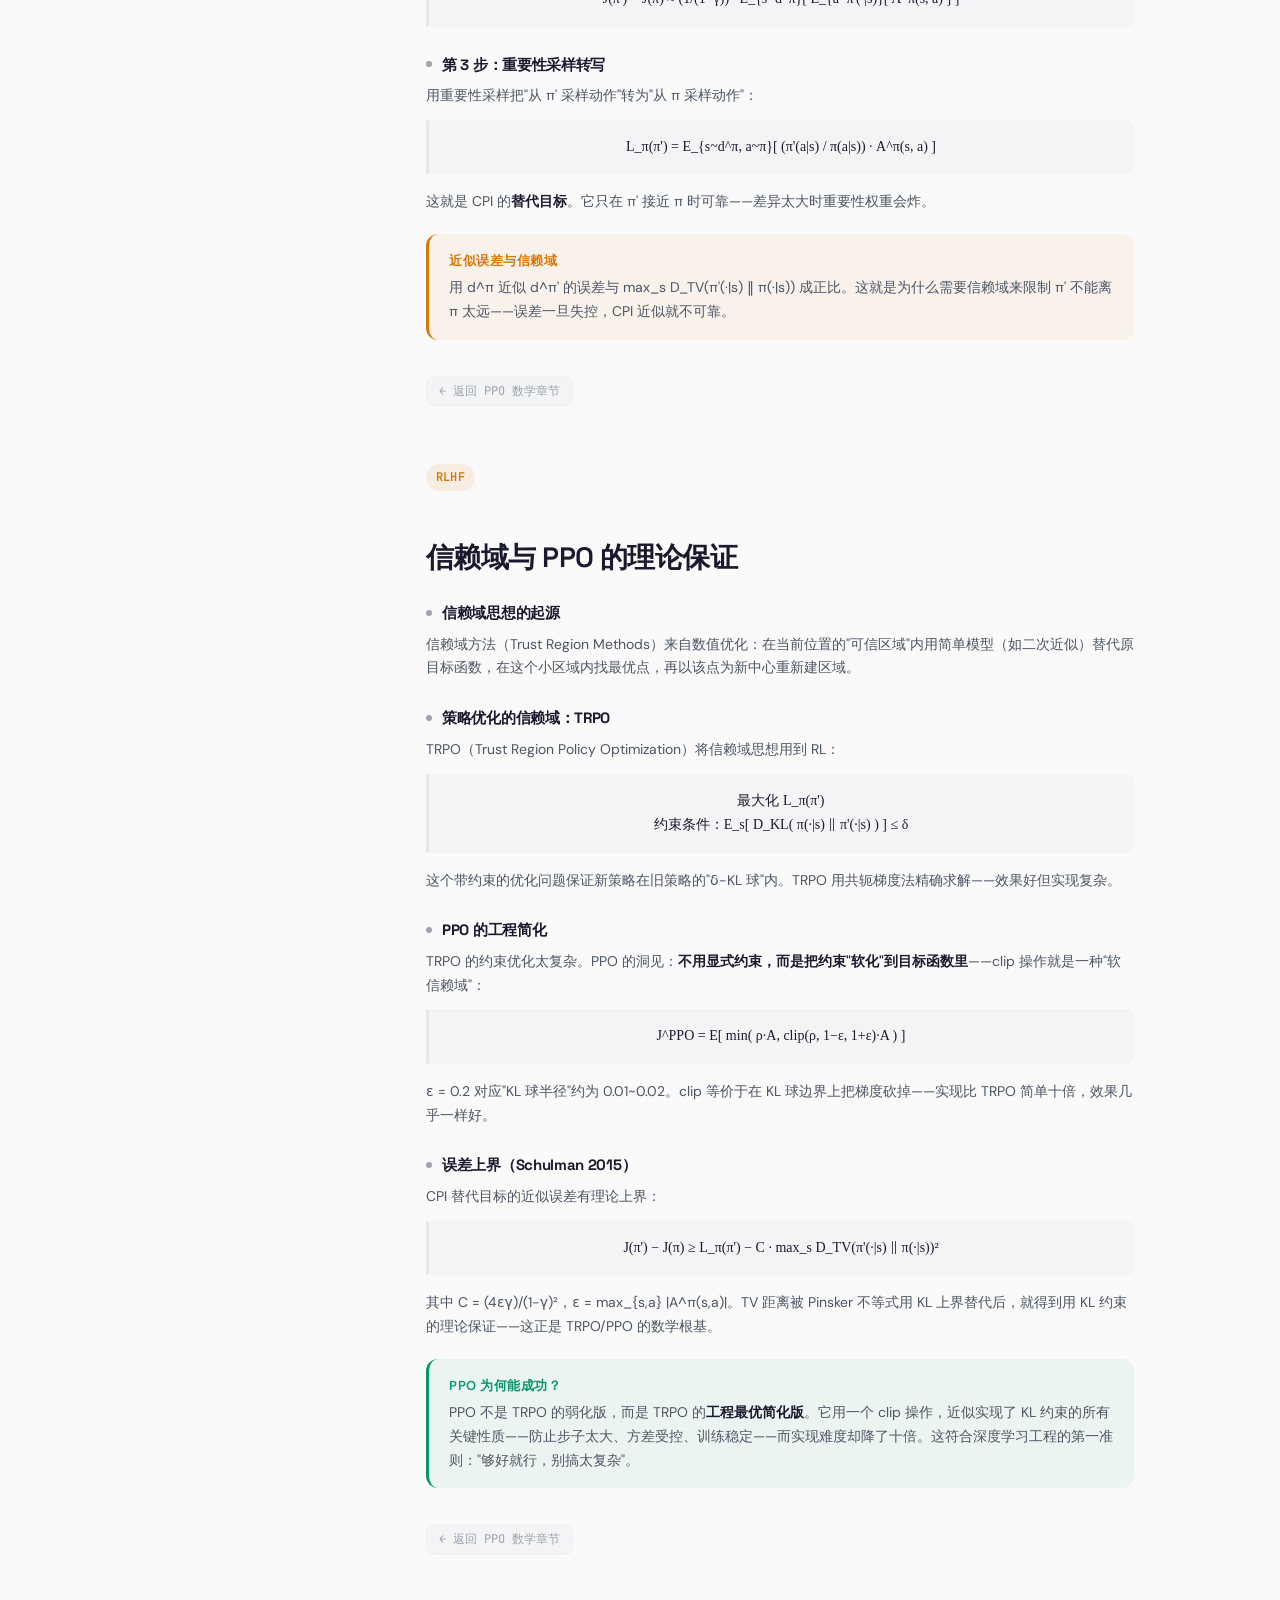
<file: derivations.html>
<!DOCTYPE html>
<html lang="zh-CN">
<head>
<meta charset="UTF-8">
<meta name="viewport" content="width=device-width, initial-scale=1.0">
<title>公式与概念详解 — AI知识库</title>
<link rel="stylesheet" href="style.css">
</head>
<body>
<button class="nav-toggle" onclick="document.querySelector('.sidebar').classList.toggle('open')">☰</button>

<!-- 搜索覆盖层 -->
<div id="search-overlay" class="search-overlay">
  <div class="search-box">
    <input type="text" id="search-input" class="search-input" placeholder="搜索概念、公式、章节... (Ctrl+K)" autocomplete="off">
    <div id="search-results" class="search-results"></div>
    <div class="search-hint">ESC 关闭 · ↑↓ 选择 · Enter 跳转</div>
  </div>
</div>

<!-- 主题切换按钮 -->
<button class="theme-toggle" id="theme-toggle" title="切换主题">🌓</button>

<div class="shell">

<aside class="sidebar">
  <div class="sidebar-brand">
    <h2>AI知识库</h2>
    <p>公式与概念详解</p>
  </div>
  <nav class="sidebar-nav">
    <div class="sidebar-group">
      <div class="sidebar-group-title">大语言模型</div>
      <a class="sidebar-link" href="knowledge-graph.html" style="margin-top:8px"><span class="dot" style="background:linear-gradient(135deg,var(--c-llm),var(--c-rl),var(--c-rlhf),var(--c-mm))"></span>🔗 知识图谱</a>
      <a class="sidebar-link" href="#cross-entropy" style="margin-top:12px;border-top:1px solid var(--border-soft);padding-top:12px"><span class="dot" style="background:var(--c-llm)"></span>交叉熵损失推导</a>
      <a class="sidebar-link" href="#self-attention"><span class="dot" style="background:var(--c-llm)"></span>自注意力机制</a>
      <a class="sidebar-link" href="#layernorm"><span class="dot" style="background:var(--c-llm)"></span>层归一化 LayerNorm</a>
      <a class="sidebar-link" href="#ffn"><span class="dot" style="background:var(--c-llm)"></span>前馈网络 FFN</a>
      <a class="sidebar-link" href="#next-token"><span class="dot" style="background:var(--c-llm)"></span>预测下一个Token</a>
    </div>
    <div class="sidebar-group">
      <div class="sidebar-group-title">强化学习</div>
      <a class="sidebar-link" href="#bellman"><span class="dot" style="background:var(--c-rl)"></span>贝尔曼方程</a>
      <a class="sidebar-link" href="#policy-gradient-thm"><span class="dot" style="background:var(--c-rl)"></span>策略梯度定理</a>
      <a class="sidebar-link" href="#gae"><span class="dot" style="background:var(--c-rl)"></span>广义优势估计GAE</a>
      <a class="sidebar-link" href="#reinforce-derive"><span class="dot" style="background:var(--c-rl)"></span>REINFORCE推导</a>
    </div>
    <div class="sidebar-group">
      <div class="sidebar-group-title">RLHF 核心</div>
      <a class="sidebar-link" href="#kl-divergence"><span class="dot" style="background:var(--c-rlhf)"></span>KL散度</a>
      <a class="sidebar-link" href="#importance-sampling"><span class="dot" style="background:var(--c-rlhf)"></span>重要性采样</a>
      <a class="sidebar-link" href="#is-variance"><span class="dot" style="background:var(--c-rlhf)"></span>重要性采样方差</a>
      <a class="sidebar-link" href="#ppo-surrogate"><span class="dot" style="background:var(--c-rlhf)"></span>PPO替代目标推导</a>
      <a class="sidebar-link" href="#cpi-derive"><span class="dot" style="background:var(--c-rlhf)"></span>保守策略迭代CPI</a>
      <a class="sidebar-link" href="#trust-region"><span class="dot" style="background:var(--c-rlhf)"></span>信赖域与PPO理论</a>
      <a class="sidebar-link" href="#tv-pinsker"><span class="dot" style="background:var(--c-rlhf)"></span>TV距离与Pinsker</a>
      <a class="sidebar-link" href="#grpo-advantage"><span class="dot" style="background:var(--c-rlhf)"></span>GRPO组相对优势</a>
      <a class="sidebar-link" href="#dpo-derive"><span class="dot" style="background:var(--c-rlhf)"></span>DPO目标函数推导</a>
      <a class="sidebar-link" href="#reward-rt"><span class="dot" style="background:var(--c-rlhf)"></span>即时奖励Rt计算</a>
    </div>
    <div class="sidebar-group">
      <div class="sidebar-group-title">多模态</div>
      <a class="sidebar-link" href="#diffusion-forward"><span class="dot" style="background:var(--c-mm)"></span>正向扩散闭式公式</a>
      <a class="sidebar-link" href="#langevin"><span class="dot" style="background:var(--c-mm)"></span>郎之万动力学</a>
      <a class="sidebar-link" href="#cond-diffusion-derive"><span class="dot" style="background:var(--c-mm)"></span>条件扩散p(x|y)</a>
    </div>
  </nav>
  <div class="sidebar-footer">
    <a href="index.html" style="color:var(--ink-3)">← 返回首页</a>
    <span style="font-size:11px;color:var(--ink-3);opacity:0.6;float:right;margin-top:2px">Ctrl+K 搜索</span>
  </div>
</aside>

<main class="main deriv-main">
  <div class="breadcrumb">
    <a href="index.html">首页</a>
    <span class="breadcrumb-sep">/</span>
    <span style="color:var(--ink);font-weight:600">公式与概念详解</span>
  </div>

  <h1>公式与概念详解</h1>
  <p class="lead">本页汇集全书重要公式与概念的详细推导和解释。点击原页面中的公式或蓝色概念词可跳转到对应章节。</p>

  <!-- ====== 快速索引 ====== -->
  <div class="deriv-index fade-in fade-in-delay-1">
    <div class="deriv-index-col">
      <div class="deriv-index-head" style="background:var(--c-llm)">LLM</div>
      <a href="#cross-entropy">交叉熵损失推导</a>
      <a href="#self-attention">自注意力机制</a>
      <a href="#layernorm">层归一化 LayerNorm</a>
      <a href="#ffn">前馈网络 FFN</a>
      <a href="#next-token">预测下一个 Token</a>
    </div>
    <div class="deriv-index-col">
      <div class="deriv-index-head" style="background:var(--c-rl)">RL</div>
      <a href="#bellman">贝尔曼方程</a>
      <a href="#policy-gradient-thm">策略梯度定理</a>
      <a href="#gae">广义优势估计 GAE</a>
      <a href="#reinforce-derive">REINFORCE 推导</a>
    </div>
    <div class="deriv-index-col">
      <div class="deriv-index-head" style="background:var(--c-rlhf)">RLHF</div>
      <a href="#kl-divergence">KL 散度</a>
      <a href="#importance-sampling">重要性采样</a>
      <a href="#is-variance">重要性采样方差</a>
      <a href="#ppo-surrogate">PPO 替代目标推导</a>
      <a href="#cpi-derive">保守策略迭代 CPI</a>
      <a href="#trust-region">信赖域与 PPO 理论</a>
      <a href="#tv-pinsker">TV 距离与 Pinsker</a>
      <a href="#grpo-advantage">GRPO 组相对优势</a>
      <a href="#dpo-derive">DPO 目标函数推导</a>
      <a href="#reward-rt">即时奖励 Rt 计算</a>
    </div>
    <div class="deriv-index-col">
      <div class="deriv-index-head" style="background:var(--c-mm)">MM</div>
      <a href="#diffusion-forward">正向扩散闭式公式</a>
      <a href="#langevin">郎之万动力学</a>
      <a href="#cond-diffusion-derive">条件扩散 p(x|y)</a>
    </div>
  </div>

  <!-- ========== LLM ========== -->

  <section class="section fade-in" id="cross-entropy">
    <span class="tag tag-llm">LLM</span>
    <h2>交叉熵损失函数推导</h2>
    <p>从极大似然估计出发，推导 LLM 训练使用的交叉熵损失。</p>

    <h3>第 1 步：极大似然估计</h3>
    <p>假设训练数据为 "abcd"，我们希望模型对每个位置预测正确的下一个 token 的概率越大越好。所有位置的联合概率为：</p>
    <div class="math-block">Pθ(d|abc) · Pθ(c|ab) · Pθ(b|a)</div>

    <h3>第 2 步：取对数（log 似然）</h3>
    <p>概率连乘难优化且数值下溢，取 log 转为连加：</p>
    <div class="math-block">log{ Pθ(d|abc) · Pθ(c|ab) · Pθ(b|a) }<br>= log Pθ(d|abc) + log Pθ(c|ab) + log Pθ(b|a)</div>

    <h3>第 3 步：最大化 ↔ 最小化负对数</h3>
    <p>最大化 log 似然等价于最小化负 log 似然：</p>
    <div class="math-block">minimize:  −log Pθ(d|abc) − log Pθ(c|ab) − log Pθ(b|a)</div>

    <h3>第 4 步：识别为交叉熵</h3>
    <p>这正是<strong>交叉熵损失</strong>。给定输入 "ab"，目标分类是 "c"，模型输出 c 的概率为 p，则损失为 −log p。</p>
    <p>更一般地，对真实分布 P（one-hot）和预测分布 Q，交叉熵为：</p>
    <div class="math-block">H(P, Q) = −Σₓ P(x) log Q(x)</div>

    <div class="callout callout-info">
      <div class="callout-title">直观理解</div>
      <p>LLM 本质是个<strong>分类模型</strong>：类别 = 词表中的所有 token（可能数万个）。每次预测就是一次"分类"，正确 token 的概率越大，损失越小。</p>
    </div>

    <p><a href="llm.html#llm-intro" class="deriv-back">← 返回 LLM 简介章节</a></p>
  </section>

  <section class="section fade-in" id="self-attention">
    <span class="tag tag-llm">LLM</span>
    <h2>自注意力机制（Self-Attention）</h2>

    <h3>核心公式</h3>
    <div class="math-block">Attention(Q, K, V) = softmax(QKᵀ / √dₖ) · V</div>

    <h3>三个矩阵的来源</h3>
    <p>输入序列 X（每个 token 的嵌入向量）通过三个不同的线性变换得到 Q、K、V：</p>
    <div class="code-block"><pre>Q = X · WQ    <span class="comment"># Query：当前 token 想查询什么</span>
K = X · WK    <span class="comment"># Key：每个 token 提供的"标签"</span>
V = X · WV    <span class="comment"># Value：每个 token 携带的实际信息</span></pre></div>

    <h3>逐步分解</h3>
    <p><strong>1. QKᵀ</strong>：计算每个 token 与所有 token 的相似度（点积）。点积越大，两个 token 越相关。</p>
    <p><strong>2. /√dₖ</strong>：缩放因子，防止点积过大导致 softmax 梯度消失。dₖ 是 Key 的维度。</p>
    <p><strong>3. softmax</strong>：把相似度归一化为概率分布（权重和为 1）。</p>
    <p><strong>4. ·V</strong>：用注意力权重对所有 token 的 Value 加权求和，得到当前 token 的新表示。</p>

    <h3>多头注意力</h3>
    <p>将嵌入空间分成 h 个子空间，每个子空间独立计算注意力，最后拼接。这让模型能同时关注不同类型的关系（语法、语义、共指等）。</p>

    <h3>Decoder-Only 的关键约束</h3>
    <p>GPT 系列使用<strong>因果掩码</strong>（causal mask）：每个 token 只能"看到"它之前的 token，看不到未来。这保证了自回归生成的正确性。</p>

    <p><a href="llm.html#gpt2" class="deriv-back">← 返回 GPT-2 章节</a></p>
  </section>

  <section class="section fade-in" id="layernorm">
    <span class="tag tag-llm">LLM</span>
    <h2>层归一化（Layer Normalization）</h2>

    <h3>为什么需要 LayerNorm？</h3>
    <p>深层网络中，每层输出的分布会随着训练不断漂移（内部协变量偏移）。如果不加归一化，深层梯度要么爆炸要么消失，训练极不稳定。LayerNorm 对每个样本的特征维度做归一化，让每层输出的均值≈0、方差≈1。</p>

    <h3>核心公式</h3>
    <div class="math-block">μ = (1/d) Σᵢ₌₁ᵈ xᵢ<br>σ² = (1/d) Σᵢ₌₁ᵈ (xᵢ − μ)²<br><br>ŷ = (x − μ) / √(σ² + ε)<br>y = γ · ŷ + β  （γ, β 是可学习参数）</div>

    <h3>逐步分解</h3>
    <p><strong>1. 计算均值 μ</strong>：对当前样本所有 d 个特征求平均——这是在<strong>特征维度</strong>上操作，不是 batch 维度。</p>
    <p><strong>2. 计算方差 σ²</strong>：同样在特征维度上——和 BatchNorm 在 batch 维度上做归一化正好相反。</p>
    <p><strong>3. 归一化</strong>：减去均值、除以标准差，让每个特征落入均值为 0、方差为 1 的分布。ε（如 1e-5）防止除以零。</p>
    <p><strong>4. 仿射变换</strong>：γ（缩放）和 β（平移）是可学习的参数，让网络在必要时能"撤销"归一化——恢复任意均值和方差。</p>

    <h3>LayerNorm vs BatchNorm</h3>
    <div class="code-block"><pre><span class="comment"># BatchNorm：对 batch 中所有样本的同一特征做归一化</span>
<span class="comment"># 依赖 batch size，batch 太小不稳定；RNN/Transformer 不适合</span>
μ_batch = mean(x, dim=0)  <span class="comment"># 跨 batch 维度</span>

<span class="comment"># LayerNorm：对单个样本的所有特征做归一化</span>
<span class="comment"># 不依赖 batch size，每个样本独立归一化——天然适合 NLP</span>
μ_layer = mean(x, dim=-1)  <span class="comment"># 跨特征维度</span></pre></div>

    <div class="callout callout-info">
      <div class="callout-title">为什么 Transformer 用 LayerNorm 而不用 BatchNorm？</div>
      <p>1. 序列长度可变——BatchNorm 需要固定 batch 统计量，序列 padding 会污染统计。<br>
      2. 自回归生成——推理时每次只输入一个 token，BatchNorm 没法算 batch 统计量。<br>
      3. LayerNorm 每个样本独立归一化，训练和推理行为一致——这对 LLM 至关重要。</p>
    </div>

    <p><a href="llm.html#gpt2" class="deriv-back">← 返回 GPT-2 章节</a></p>
  </section>

  <section class="section fade-in" id="ffn">
    <span class="tag tag-llm">LLM</span>
    <h2>前馈网络（Feed-Forward Network）</h2>

    <h3>在 Transformer 中的位置</h3>
    <p>每个 Transformer 层包含两个子层：多头自注意力 → 前馈网络。注意力负责"token 之间交流信息"，FFN 负责"每个 token 独立思考"。两者通过残差连接和 LayerNorm 串联。</p>

    <h3>核心公式</h3>
    <div class="math-block">FFN(x) = W₂ · GELU(W₁ · x + b₁) + b₂</div>
    <p>其中 W₁ ∈ ℝ^{d×4d}，W₂ ∈ ℝ^{4d×d}——先扩到 4 倍再缩回来，"扩大再缩小"是标准套路。</p>

    <h3>为什么是 4 倍扩张？</h3>
    <p>注意力层只做线性组合（加权求和），缺乏非线性表达能力。FFN 通过<strong>先升维（4d）做丰富的非线性变换，再降维（d）压缩回原空间</strong>——给每个 token 独立注入非线性。4 倍是实践中的 sweet spot：太小（2x）表达力不足，太大（8x）参数量爆炸。</p>

    <h3>激活函数：从 ReLU 到 GELU</h3>
    <div class="code-block"><pre><span class="comment"># ReLU: max(0, x) — 简单但不可导于 0</span>
<span class="comment"># GELU: x · Φ(x) — 处处可导，BERT/GPT-2 默认</span>
<span class="comment"># GELU 近似: 0.5x · (1 + tanh(√(2/π)(x + 0.044715x³)))</span>

GELU(x) = x · Φ(x)  <span class="comment"># Φ 是标准正态 CDF</span></pre></div>

    <div class="callout callout-tip">
      <div class="callout-title">FFN 的直觉</div>
      <p>可以把它理解成一个<strong>键值存储器</strong>：W₁ 把 token 表示映射到 4d 维的"记忆空间"，GELU 选通哪些记忆被激活，W₂ 把激活的记忆聚合回 d 维。注意力层负责"哪些 token 该互相看"，FFN 负责"看完之后各自消化思考"。</p>
    </div>

    <p><a href="llm.html#gpt2" class="deriv-back">← 返回 GPT-2 章节</a></p>
  </section>

  <section class="section fade-in" id="next-token">
    <span class="tag tag-llm">LLM</span>
    <h2>预测下一个 Token（NTP）</h2>

    <p>大语言模型要解决的核心问题是<strong>预测下一个 token</strong>（Next Token Prediction, NTP）。</p>

    <h3>训练数据的构造</h3>
    <p>原始文本 "君不见黄河之水天上来" 被程序切分为输入-目标对：</p>
    <div class="code-block"><pre>输入              预测目标
君不见黄河        → 之
君不见黄河之      → 水
君不见黄河之水    → 天
君不见黄河之水天  → 上</pre></div>

    <p>预测目标不是人工标注，而是程序通过切分文本自动生成——所以叫<strong>自监督学习</strong>。</p>

    <h3>滑动窗口</h3>
    <p>为了利用 GPU 并行，训练时使用固定长度的滑动窗口（context length），每个位置同时预测下一个 token。</p>

    <div class="callout callout-tip">
      <div class="callout-title">为什么这个简单目标如此强大？</div>
      <p>预测下一个 token 需要理解语法、语义、世界知识、推理能力。一个能完美预测下一个 token 的模型，几乎能完成任何语言任务。</p>
    </div>

    <p><a href="llm.html#llm-intro" class="deriv-back">← 返回 LLM 简介章节</a></p>
  </section>

  <!-- ========== RL ========== -->
  <div class="chapter-sep"></div>

  <section class="section fade-in" id="bellman">
    <span class="tag tag-rl">RL</span>
    <h2>贝尔曼方程</h2>

    <p>贝尔曼方程是强化学习的核心递推关系，将价值函数分解为"即时奖励 + 下一状态的价值"。</p>

    <h3>状态价值函数的贝尔曼方程</h3>
    <div class="math-block">V(s) = E[ Rₜ + γ · V(Sₜ₊₁) | Sₜ = s ]</div>

    <h3>推导思路</h3>
    <p>价值函数 V(s) 定义为从状态 s 出发的期望累积回报：</p>
    <div class="math-block">V(s) = E[ Gₜ | Sₜ = s ]<br><br>其中 Gₜ = Rₜ + γ·Rₜ₊₁ + γ²·Rₜ₊₂ + ...</div>

    <p>将 Gₜ 拆分为即时奖励 Rₜ 和折扣后的未来回报 γ·Gₜ₊₁：</p>
    <div class="math-block">Gₜ = Rₜ + γ · Gₜ₊₁</div>

    <p>代入期望：</p>
    <div class="math-block">V(s) = E[ Rₜ + γ · Gₜ₊₁ | Sₜ = s ]<br>= E[ Rₜ | Sₜ = s ] + γ · E[ Gₜ₊₁ | Sₜ = s ]<br>= E[ Rₜ + γ · V(Sₜ₊₁) | Sₜ = s ]</div>

    <h3>动作价值函数 Q(s, a) 的贝尔曼方程</h3>
    <div class="math-block">Q(s, a) = E[ Rₜ + γ · E_{a'~π}[ Q(Sₜ₊₁, a') ] | Sₜ = s, Aₜ = a ]</div>

    <div class="callout callout-info">
      <div class="callout-title">为什么贝尔曼方程重要？</div>
      <p>它将"长期累积回报"转化为"即时奖励 + 下一状态价值"的递推形式，使我们可以用迭代或动态规划求解价值函数。TD 学习、Q-learning、Actor-Critic 都建立在贝尔曼方程之上。</p>
    </div>

    <p><a href="rl.html#rl-intro" class="deriv-back">← 返回 RL 基础章节</a></p>
  </section>

  <section class="section fade-in" id="policy-gradient-thm">
    <span class="tag tag-rl">RL</span>
    <h2>策略梯度定理</h2>

    <h3>目标函数</h3>
    <p>策略 πθ 的目标：最大化期望回报</p>
    <div class="math-block">J(θ) = E_{τ~πθ}[ G(τ) ]</div>

    <p>其中轨迹 τ = (S₀, A₀, R₀, S₁, A₁, R₁, ..., S_{T+1})，回报 G(τ) = R₀ + γR₁ + γ²R₂ + ... + γᵀRᵀ。</p>

    <h3>轨迹的概率</h3>
    <div class="math-block">Pr(τ) = p(S₀) · ∏ₜ πθ(Aₜ|Sₜ) · p(Sₜ₊₁|Sₜ, Aₜ)</div>

    <h3>求梯度</h3>
    <p>对 J(θ) 求梯度，关键是应用<strong>log-导数技巧</strong>：</p>
    <div class="math-block">∇θ log Pr(τ) = ∇θ Σₜ log πθ(Aₜ|Sₜ)<br><br>(因为只有 πθ 含 θ，p(S₀) 和 p(Sₜ₊₁|Sₜ,Aₜ) 与 θ 无关)</div>

    <p>由此得到策略梯度定理：</p>
    <div class="math-block" style="border:2px solid var(--c-rl);background:rgba(5,150,105,0.05)">
      <strong>∇θ J(θ) = E_{τ~πθ}[ Σₜ G(τ) · ∇θ log πθ(Aₜ|Sₜ) ]</strong>
    </div>

    <h3>直观解读</h3>
    <ul style="padding-left:20px;margin-bottom:16px;color:var(--ink-2)">
      <li><strong>G(τ)</strong>：轨迹的回报，作为该轨迹的"权重"</li>
      <li><strong>∇θ log πθ(Aₜ|Sₜ)</strong>：增大在状态 Sₜ 下采取动作 Aₜ 的对数概率的梯度</li>
      <li>整体含义：高回报轨迹上的动作被强化，低回报轨迹上的动作被削弱</li>
    </ul>

    <div class="callout callout-warn">
      <div class="callout-title">期望无法精确计算</div>
      <p>真实期望需要对所有轨迹求平均，但轨迹数量是天文数字（如 2²⁰⁰）。实际使用<strong>蒙特卡洛采样</strong>：采 n 条轨迹，用样本平均近似期望。</p>
    </div>

    <p><a href="rl.html#policy-gradient" class="deriv-back">← 返回策略梯度章节</a></p>
  </section>

  <section class="section fade-in" id="gae">
    <span class="tag tag-rl">RL</span>
    <h2>广义优势估计（GAE）</h2>

    <h3>问题背景</h3>
    <p>优势函数 A(s, a) = Q(s, a) − V(s) 衡量动作 a 相对平均水平的优劣。估计 A 有两种极端：</p>
    <ul style="padding-left:20px;margin-bottom:16px;color:var(--ink-2)">
      <li><strong>1 步 TD</strong>：偏差小，方差大（Aₜ ≈ δₜ = Rₜ + γV(Sₜ₊₁) − V(Sₜ)）</li>
      <li><strong>蒙特卡洛</strong>：偏差大，方差小（Aₜ ≈ Gₜ − V(Sₜ)）</li>
    </ul>

    <h3>GAE 公式</h3>
    <p>GAE 通过多步 TD 误差的指数加权平均，在偏差和方差之间取得平衡：</p>
    <div class="math-block">Aₜ^GAE(γ, λ) = Σₗ₌₀^∞ (γλ)ˡ · δₜ₊ₗ<br><br>其中 δₜ = Rₜ + γV(Sₜ₊₁) − V(Sₜ) 是 TD 误差</div>

    <h3>参数 λ 的作用</h3>
    <ul style="padding-left:20px;margin-bottom:16px;color:var(--ink-2)">
      <li><strong>λ = 0</strong>：Aₜ^GAE = δₜ，退化为 1 步 TD（偏差大、方差小）</li>
      <li><strong>λ = 1</strong>：Aₜ^GAE = Gₜ − V(Sₜ)，退化为蒙特卡洛（偏差小、方差大）</li>
      <li><strong>0 &lt; λ &lt; 1</strong>：在两者之间权衡（典型值 0.95）</li>
    </ul>

    <h3>展开形式</h3>
    <div class="math-block">Aₜ^GAE = δₜ + γλ·δₜ₊₁ + (γλ)²·δₜ₊₂ + ...</div>

    <p>每多加一项，就多考虑一步未来，但权重以 γλ 衰减——既不完全相信远处的价值估计，也不完全忽视。</p>

    <p><a href="rl.html#policy-gradient" class="deriv-back">← 返回策略梯度章节</a></p>
  </section>

  <section class="section fade-in" id="reinforce-derive">
    <span class="tag tag-rl">RL</span>
    <h2>REINFORCE 推导</h2>

    <h3>原始策略梯度的问题</h3>
    <p>原始策略梯度中，每个时刻 t 的动作权重都是 G(τ)（整条轨迹的回报）。但时刻 t 之前的奖励与时刻 t 的动作好坏无关——它们是"噪声"。</p>

    <h3>REINFORCE 的改进</h3>
    <p>用 Gₜ（时刻 t 之后的累积回报）替代 G(τ)：</p>
    <div class="math-block">Gₜ = Rₜ + γRₜ₊₁ + γ²Rₜ₊₂ + ... + γ^{T−t}R_T</div>

    <p>REINFORCE 版策略梯度定理：</p>
    <div class="math-block">∇θ J(θ) = E_{τ~πθ}[ Σₜ Gₜ · ∇θ log πθ(Aₜ|Sₜ) ]</div>

    <h3>为什么这样改进？</h3>
    <p>采取动作 Aₜ 的好坏应该由<strong>动作之后</strong>的回报来评估。之前的奖励已经发生，与当前动作无关。去除这部分噪声能降低梯度估计的方差。</p>

    <div class="callout callout-info">
      <div class="callout-title">REINFORCE 名字的由来</div>
      <p>REward Increment = Nonnegative Factor × Offset Reinforcement × Characteristic Eligibility（奖励增量 = 非负因子 × 偏移强化 × 特征资格）的首字母缩写。</p>
    </div>

    <p><a href="rl.html#policy-gradient" class="deriv-back">← 返回策略梯度章节</a></p>
  </section>

  <!-- ========== RLHF ========== -->
  <div class="chapter-sep"></div>

  <section class="section fade-in" id="kl-divergence">
    <span class="tag tag-rlhf">RLHF</span>
    <h2>KL 散度（Kullback-Leibler Divergence）</h2>

    <h3>定义</h3>
    <p>KL 散度衡量两个概率分布 p 和 q 的差异：</p>
    <div class="math-block">连续型：D_KL(p‖q) = ∫ p(x) log[ p(x)/q(x) ] dx<br><br>离散型：D_KL(p‖q) = Σₓ p(x) log[ p(x)/q(x) ]</div>

    <h3>三大性质</h3>
    <ul style="padding-left:20px;margin-bottom:16px;color:var(--ink-2)">
      <li><strong>非负性</strong>：D_KL(p‖q) ≥ 0，当且仅当 p = q 时为 0</li>
      <li><strong>非对称性</strong>：D_KL(p‖q) ≠ D_KL(q‖p)</li>
      <li><strong>差异单调性</strong>：两分布差异越大，KL 散度越大</li>
    </ul>

    <h3>抛硬币示例</h3>
    <p>真实分布 p：正面 70%，反面 30%。</p>

    <p><strong>估计 1</strong>（50/50）：D_KL = 0.7·log(0.7/0.5) + 0.3·log(0.3/0.5) ≈ 0.082</p>
    <p><strong>估计 2</strong>（20/80）：D_KL = 0.7·log(0.7/0.2) + 0.3·log(0.3/0.8) ≈ 0.58</p>
    <p><strong>估计 3</strong>（70/30，正确）：D_KL = 0.7·log(1) + 0.3·log(1) = 0</p>

    <h3>在 RLHF 中的关键作用</h3>
    <p>KP 散度作为<strong>惩罚项</strong>，防止微调后的 LLM πθ 偏离参考模型 πref 太远：</p>
    <div class="math-block">β · D_KL[ πθ ‖ πref ]</div>

    <div class="callout callout-danger">
      <div class="callout-title">为什么必须有 KL 惩罚？</div>
      <p>没有 KL 约束，RL 模型会<strong>奖励黑客</strong>（Reward Hacking）——利用奖励模型的漏洞，生成人类读不通但 RM 误判高分的文本（如重复乱码）。KL 惩罚拽住模型，让它仍然是"人话"。</p>
    </div>

    <h3>与信息论的关系</h3>
    <p>KL 散度 = 交叉熵 − 熵：D_KL(p‖q) = H(p, q) − H(p)</p>
    <p>当 p 固定时，最小化交叉熵等价于最小化 KL 散度。</p>

    <p><a href="rl.html#ppo-math" class="deriv-back">← 返回 PPO 数学章节</a> · <a href="rlhf.html#ppo-llm" class="concept-link">PPO 微调 LLM</a></p>
  </section>

  <section class="section fade-in" id="importance-sampling">
    <span class="tag tag-rlhf">RLHF</span>
    <h2>重要性采样（Importance Sampling）</h2>

    <h3>核心问题</h3>
    <p>想计算 E_{x~p}[f(x)]，但无法从 p 采样，只能从 q 采样。怎么办？</p>

    <h3>解决方法</h3>
    <div class="math-block">E_{x~p}[f(x)] = E_{x~q}[ (p(x)/q(x)) · f(x) ]</div>

    <p>比值 p(x)/q(x) 称为<strong>重要性权重</strong>。它修正了"用 q 的样本估计 p 的期望"带来的偏差。</p>

    <h3>方差问题</h3>
    <p>重要性采样的方差为：</p>
    <div class="math-block">Var(μ̂_q) = (1/N) · [ E_{x~p}[ (p(x)/q(x)) · f(x)² ] − (E_{x~p}[f(x)])² ]</div>

    <div class="callout callout-warn">
      <div class="callout-title">方差的隐患</div>
      <p>如果 p(x)/q(x) 在某些位置很大，方差会爆炸。所以 p 和 q 必须足够接近，否则估计不可靠。</p>
    </div>

    <h3>在 PPO 中的应用</h3>
    <p>PPO 用旧策略 πθ_old 采样的数据更新新策略 πθ，通过重要性权重修正：</p>
    <div class="math-block">ρ = πθ(a|s) / πθ_old(a|s)</div>

    <p>PPO 用 clip 操作限制 ρ 在 [1−ε, 1+ε] 范围内，避免方差爆炸，这就是<strong>替代目标</strong>的核心。</p>

    <p><a href="rl.html#ppo-math" class="deriv-back">← 返回 PPO 数学章节</a></p>
  </section>

  <section class="section fade-in" id="is-variance">
    <span class="tag tag-rlhf">RLHF</span>
    <h2>重要性采样方差分析</h2>

    <h3>为什么方差会爆炸？</h3>
    <p>重要性采样用 q 的样本估计 p 的期望。但当 p 和 q 差异大时，权重 p(x)/q(x) 可能在某些 x 处极大——这些"离群权重"会炸掉整个估计的方差。</p>

    <h3>方差公式</h3>
    <p>用 q 采 N 个样本估计 E_p[f(x)] 的方差：</p>
    <div class="math-block">Var[ μ̂_N ] = (1/N) · Var_q[ f(x) · p(x)/q(x) ]</div>

    <p>展开方差：</p>
    <div class="math-block">Var_q[ f(x)·p(x)/q(x) ] = ∫ q(x)·[ f(x)·p(x)/q(x) − E_p[f] ]² dx<br>= ∫ [ f(x)²·p(x)²/q(x) ] dx − E_p[f]²</div>

    <h3>方差爆炸的条件</h3>
    <p>如果存在区域 x 使得 <strong>q(x) 很小但 p(x) 不小</strong>，则 p(x)²/q(x) → ∞，方差爆炸。这就是为什么 PPO 必须用 clip 限制重要性权重 ρ。</p>

    <h3>PPO 中的方差控制</h3>
    <p>重要性权重 ρₜ = πθ(aₜ|sₜ)/πθ_old(aₜ|sₜ)。当新旧策略差异大时：</p>
    <ul style="padding-left:20px;margin-bottom:16px;color:var(--ink-2)">
      <li>ρ 偏离 1 → 方差增大</li>
      <li>单次更新后，新旧策略已经不同 → 不能在同一批数据上迭代太多轮</li>
      <li>PPO 的 clip 把 ρ 限制在 [0.8, 1.2] → 方差被有效控制</li>
    </ul>

    <div class="callout callout-danger">
      <div class="callout-title">ESS：有效样本量</div>
      <p>重要性采样的有效样本量（Effective Sample Size）：ESS = N / (1 + Var_q[p/q])。当权重方差大时，N 个样本的"有效信息"远小于 N。PPO 的目标就是让 ESS 保持在合理范围。</p>
    </div>

    <p><a href="rl.html#ppo-math" class="deriv-back">← 返回 PPO 数学章节</a></p>
  </section>

  <section class="section fade-in" id="ppo-surrogate">
    <span class="tag tag-rlhf">RLHF</span>
    <h2>PPO 替代目标推导</h2>

    <h3>起点：策略改进目标</h3>
    <p>希望保证新策略不比旧策略差：J(θ) − J(θ_old) ≥ 0</p>

    <h3>第 1 步：差值展开</h3>
    <p>经过推导（利用 A^{πθ_old} 的定义和价值函数性质）：</p>
    <div class="math-block">J(θ) − J(θ_old) = E_{τ~πθ}[ Σₜ γᵗ · A^{πθ_old}_t ]</div>

    <h3>第 2 步：用重要性采样改写</h3>
    <p>问题：上式期望需要用新策略 πθ 采样，但更新前新策略还不存在。用重要性采样转为用旧策略 πθ_old 采样的数据：</p>
    <div class="math-block">J(θ) − J(θ_old) ≈ E_{τ~πθ_old}[ Σₜ (πθ(Aₜ|Sₜ)/πθ_old(Aₜ|Sₜ)) · A^{πθ_old}_t ]<br>= J^CPI(θ)</div>

    <p>这就是 CPI（Conservative Policy Iteration）目标。</p>

    <h3>第 3 步：clip 防止方差爆炸</h3>
    <p>重要性权重 ρ = πθ/πθ_old 可能很大，导致方差爆炸。PPO 用 clip 限制：</p>
    <div class="math-block" style="border:2px solid var(--c-rlhf);background:rgba(217,119,6,0.05)">
      <strong>J^PPO(θ) = E[ min( ρ·A, clip(ρ, 1−ε, 1+ε)·A ) ]</strong><br><br>其中 ρ = πθ(a|s) / πθ_old(a|s)
    </div>

    <h3>min 操作的作用</h3>
    <p>取 min 是<strong>悲观策略</strong>：</p>
    <ul style="padding-left:20px;margin-bottom:16px;color:var(--ink-2)">
      <li>当 A &gt; 0（好动作）：clip 限制 ρ ≤ 1+ε，防止单次过度强化</li>
      <li>当 A &lt; 0（坏动作）：clip 限制 ρ ≥ 1−ε，防止单次过度削弱</li>
    </ul>

    <div class="callout callout-tip">
      <div class="callout-title">PPO 的精髓</div>
      <p>PPO 用一个简单的 clip 操作，既保留了重要性采样的样本效率，又避免了方差爆炸。它是"足够好"和"足够简单"的平衡——这也是它被广泛使用的原因。</p>
    </div>

    <p><a href="rl.html#ppo" class="deriv-back">← 返回 PPO 章节</a></p>
  </section>

  <section class="section fade-in" id="cpi-derive">
    <span class="tag tag-rlhf">RLHF</span>
    <h2>保守策略迭代（CPI）完整推导</h2>

    <h3>为什么需要保守策略迭代？</h3>
    <p>普通策略梯度每次更新没有"安全距离"概念——如果学习率设大了，策略可能一步跨出安全区，在新策略下采的数据质量断崖下降，进入"越训越差"的恶性循环。</p>

    <h3>核心洞察：用 KL 散度做"安全绳"</h3>
    <p>CPI 的思想很简单：在旧策略 πθ_old 的"附近"找一个更好的策略——"附近"用 KL 散度度量，"更好"用替代目标 J^CPI 衡量。</p>

    <h3>第 1 步：策略改进下界（Performance Difference Lemma）</h3>
    <p>新旧策略的目标函数差值可以精确表达为：</p>
    <div class="math-block">J(π') − J(π) = (1/(1−γ)) · E_{s~d^π'}[ E_{a~π'(·|s)}[ A^π(s, a) ] ]</div>
    <p>其中 d^π'(s) 是新策略 π' 下的状态访问分布。问题是：这个期望需要从 π' 采样——但 π' 还没训练出来。</p>

    <h3>第 2 步：用旧策略的状态分布近似</h3>
    <p>当 π' 和 π 足够接近时，d^π'(s) ≈ d^π(s)，近似误差可控。于是：</p>
    <div class="math-block">J(π') − J(π) ≈ (1/(1−γ)) · E_{s~d^π}[ E_{a~π'(·|s)}[ A^π(s, a) ] ]</div>

    <h3>第 3 步：重要性采样转写</h3>
    <p>用重要性采样把"从 π' 采样动作"转为"从 π 采样动作"：</p>
    <div class="math-block">L_π(π') = E_{s~d^π, a~π}[ (π'(a|s) / π(a|s)) · A^π(s, a) ]</div>

    <p>这就是 CPI 的<strong>替代目标</strong>。它只在 π' 接近 π 时可靠——差异太大时重要性权重会炸。</p>

    <div class="callout callout-warn">
      <div class="callout-title">近似误差与信赖域</div>
      <p>用 d^π 近似 d^π' 的误差与 max_s D_TV(π'(·|s) ‖ π(·|s)) 成正比。这就是为什么需要信赖域来限制 π' 不能离 π 太远——误差一旦失控，CPI 近似就不可靠。</p>
    </div>

    <p><a href="rl.html#ppo-math" class="deriv-back">← 返回 PPO 数学章节</a></p>
  </section>

  <section class="section fade-in" id="trust-region">
    <span class="tag tag-rlhf">RLHF</span>
    <h2>信赖域与 PPO 的理论保证</h2>

    <h3>信赖域思想的起源</h3>
    <p>信赖域方法（Trust Region Methods）来自数值优化：在当前位置的"可信区域"内用简单模型（如二次近似）替代原目标函数，在这个小区域内找最优点，再以该点为新中心重新建区域。</p>

    <h3>策略优化的信赖域：TRPO</h3>
    <p>TRPO（Trust Region Policy Optimization）将信赖域思想用到 RL：</p>
    <div class="math-block">最大化 L_π(π')<br>约束条件：E_s[ D_KL( π(·|s) ‖ π'(·|s) ) ] ≤ δ</div>
    <p>这个带约束的优化问题保证新策略在旧策略的"δ-KL 球"内。TRPO 用共轭梯度法精确求解——效果好但实现复杂。</p>

    <h3>PPO 的工程简化</h3>
    <p>TRPO 的约束优化太复杂。PPO 的洞见：<strong>不用显式约束，而是把约束"软化"到目标函数里</strong>——clip 操作就是一种"软信赖域"：</p>
    <div class="math-block">J^PPO = E[ min( ρ·A, clip(ρ, 1−ε, 1+ε)·A ) ]</div>
    <p>ε = 0.2 对应"KL 球半径"约为 0.01~0.02。clip 等价于在 KL 球边界上把梯度砍掉——实现比 TRPO 简单十倍，效果几乎一样好。</p>

    <h3>误差上界（Schulman 2015）</h3>
    <p>CPI 替代目标的近似误差有理论上界：</p>
    <div class="math-block">J(π') − J(π) ≥ L_π(π') − C · max_s D_TV(π'(·|s) ‖ π(·|s))²</div>
    <p>其中 C = (4εγ)/(1−γ)²，ε = max_{s,a} |A^π(s,a)|。TV 距离被 Pinsker 不等式用 KL 上界替代后，就得到用 KL 约束的理论保证——这正是 TRPO/PPO 的数学根基。</p>

    <div class="callout callout-tip">
      <div class="callout-title">PPO 为何能成功？</div>
      <p>PPO 不是 TRPO 的弱化版，而是 TRPO 的<strong>工程最优简化版</strong>。它用一个 clip 操作，近似实现了 KL 约束的所有关键性质——防止步子太大、方差受控、训练稳定——而实现难度却降了十倍。这符合深度学习工程的第一准则："够好就行，别搞太复杂"。</p>
    </div>

    <p><a href="rl.html#ppo-math" class="deriv-back">← 返回 PPO 数学章节</a></p>
  </section>

  <section class="section fade-in" id="tv-pinsker">
    <span class="tag tag-rlhf">RLHF</span>
    <h2>TV 距离与 Pinsker 不等式</h2>

    <h3>全变差距离（Total Variation Distance）</h3>
    <p>TV 距离衡量两个概率分布的最大差异（在任意事件上的概率差的上界）：</p>
    <div class="math-block">D_TV(p ‖ q) = (1/2) ∫ |p(x) − q(x)| dx （连续）<br>D_TV(p ‖ q) = (1/2) Σ |p(x) − q(x)|      （离散）</div>
    <p>TV 距离 ∈ [0, 1]，0 = 完全相同，1 = 完全不相交。它比 KL 散度更强——<strong>TV 距离是真正的距离度量</strong>（对称、满足三角不等式），KL 散度不是。</p>

    <h3>Pinsker 不等式</h3>
    <p>Pinsker 不等式建立了 KL 散度和 TV 距离之间的桥梁：</p>
    <div class="math-block" style="border:2px solid var(--c-rlhf);background:rgba(217,119,6,0.05)">
      <strong>D_TV(p ‖ q) ≤ √( D_KL(p ‖ q) / 2 )</strong>
    </div>
    <p>含义：KL 散度小 → TV 距离也小（但不等价）。KL 散度容易用梯度优化（可导），TV 距离更容易分析误差界。</p>

    <h3>在 RL 中的关键应用</h3>
    <p>Schulman 的性能下界：</p>
    <div class="math-block">J(π') − J(π) ≥ L_π(π') − C · D_TV(π' ‖ π)²<br>≥ L_π(π') − (C/2) · D_KL(π' ‖ π)   （用 Pinsker 不等式）</div>

    <p>这就是 TRPO 的数学根基：</p>
    <ul style="padding-left:20px;margin-bottom:16px;color:var(--ink-2)">
      <li>要保证 J(π') ≥ J(π)，只需确保 L_π(π') − (C/2)·KL ≥ 0</li>
      <li>最大化 L_π(π') 同时约束 KL ≤ δ —— 一石二鸟</li>
      <li>PPO 用 clip 代替显式 KL 约束，但理论保障的根基仍是这条不等式链</li>
    </ul>

    <div class="callout callout-info">
      <div class="callout-title">三个度量的关系</div>
      <p>D_TV ≤ √(KL/2) ≤ √(χ²/2)。卡方散度（χ²）是最强的——它控制 TV 和 KL 的上界。在策略优化中，只要 KL 被控制住，TV 和性能下界就自动受控。</p>
    </div>

    <p><a href="rl.html#ppo-math" class="deriv-back">← 返回 PPO 数学章节</a></p>
  </section>

  <section class="section fade-in" id="grpo-advantage">
    <span class="tag tag-rlhf">RLHF</span>
    <h2>GRPO 组相对优势</h2>

    <h3>核心创新</h3>
    <p>GRPO 不需要训练 Critic 网络估计价值，而是用<strong>一组轨迹的相对优势</strong>替代。</p>

    <h3>计算流程</h3>
    <p>对每个问题 qᵢ，采样 G 条回答 τᵢ,₁, ..., τᵢ,G，计算每条的奖励 rᵢ,ⱼ。然后组内归一化：</p>
    <div class="math-block">μᵢ = mean(rᵢ,₁, ..., rᵢ,G)<br>σᵢ = std(rᵢ,₁, ..., rᵢ,G)<br><br>Aᵢ,ⱼ = (rᵢ,ⱼ − μᵢ) / σᵢ</div>

    <h3>直观解读</h3>
    <ul style="padding-left:20px;margin-bottom:16px;color:var(--ink-2)">
      <li>表现<strong>高于平均</strong>的回答 → 正优势 → 被强化</li>
      <li>表现<strong>低于平均</strong>的回答 → 负优势 → 被削弱</li>
      <li>不需要训练额外的价值网络，节省 GPU 内存</li>
    </ul>

    <h3>GRPO 目标函数</h3>
    <div class="math-block">J^GRPO(θ) = (1/G) Σᵢ (1/|τᵢ|) Σₜ min[ρ·A, clip(ρ, 1−ε, 1+ε)·A] − β·D_KL[πθ‖πref]</div>

    <h3>DAPO 的改进</h3>
    <p>字节提出的 DAPO 是 GRPO 的变种：</p>
    <ul style="padding-left:20px;margin-bottom:16px;color:var(--ink-2)">
      <li><strong>Token 级损失</strong>：每个 token 的优势 = 其所在轨迹的组相对优势</li>
      <li><strong>移除 KL 散度</strong>：不需要参考策略网络，进一步节省内存</li>
    </ul>

    <div class="callout callout-info">
      <div class="callout-title">为什么 GRPO 适合推理任务？</div>
      <p>推理任务（数学、代码）有明确的正确性标准，适合作为奖励信号。GRPO 的"多条采样取最优"天然适合——对同一问题生成多个回答，好的强化、差的削弱。DeepSeek-R1 正是用此实现推理突破。</p>
    </div>

    <p><a href="rl.html#grpo" class="deriv-back">← 返回 GRPO 章节</a> · <a href="rlhf.html#grpo-llm" class="concept-link">GRPO 复刻 R1</a></p>
  </section>

  <section class="section fade-in" id="dpo-derive">
    <span class="tag tag-rlhf">RLHF</span>
    <h2>DPO 目标函数推导</h2>

    <h3>核心思想</h3>
    <p>DPO（Direct Preference Optimization）的洞察：<strong>你的 LLM 本身就是奖励模型</strong>。不需要单独训练 RM，直接从偏好数据优化 LLM。</p>

    <h3>偏好数据</h3>
    <div class="code-block"><pre>{
  <span class="string">"prompt"</span>: <span class="string">"这部电影怎么样？"</span>,
  <span class="string">"chosen"</span>: <span class="string">"这部电影很好看。"</span>,      <span class="comment"># 偏好</span>
  <span class="string">"rejected"</span>: <span class="string">"这部电影不好看。"</span>     <span class="comment"># 厌恶</span>
}</pre></div>

    <h3>DPO 目标函数</h3>
    <div class="math-block">J_DPO(θ; πref) = E[ log σ( β · ( log[πθ(yw|x)/πθ(yl|x)] − log[πref(yw|x)/πref(yl|x)] ) ) ]</div>

    <h3>推导关键步骤</h3>

    <h4>第 1 步：补全概率</h4>
    <p>给定 prompt x，模型输出 y 的概率：</p>
    <div class="math-block">πθ(y|x) = ∏ₜ P_LLM(yₜ | x, y<ₜ)</div>

    <h4>第 2 步：log 商 = log 差</h4>
    <p>利用 log(A/B) = log A − log B：</p>
    <div class="math-block">log[πθ(yw|x)/πθ(yl|x)] − log[πref(yw|x)/πref(yl|x)]<br>= log[πθ(yw|x)/πref(yw|x)] − log[πθ(yl|x)/πref(yl|x)]</div>

    <h4>第 3 步：训练动态</h4>
    <ul style="padding-left:20px;margin-bottom:16px;color:var(--ink-2)">
      <li>训练开始：πθ = πref，内项为 0，σ(0) = 0.5</li>
      <li>训练进行：πθ(yw|x)/πref(yw|x) 增大（偏好回答概率上升）</li>
      <li>πθ(yl|x)/πref(yl|x) 减小（厌恶回答概率下降）</li>
    </ul>

    <h3>DPO 的三个问题</h3>
    <div class="callout callout-warn">
      <div class="callout-title">DPO 的局限性</div>
      <p><strong>1. 分子分母同时变化</strong>：可能 chosen 和 rejected 的概率都上升，只是 chosen 上升更多，模型仍可能输出厌恶回答。</p>
      <p><strong>2. 容易过拟合</strong>：随着训练 πθ(yw)→1, πθ(yl)→0，正则化项失效，模型失去探索能力。DPO 训练轮数不能多。</p>
      <p><strong>3. 偏好循环</strong>：数据中 A&gt;B 和 B&gt;A 同时存在时，模型无法学习。</p>
    </div>

    <div class="callout callout-info">
      <div class="callout-title">DPO 是强化学习吗？</div>
      <p>本书作者认为 DPO 不算严格意义的强化学习——它需要预定的偏好数据集，而真正的 RL 是策略自己采样数据。但 DPO 仍是有效的对齐方法。</p>
    </div>

    <p><a href="rlhf.html#dpo" class="deriv-back">← 返回 DPO 章节</a></p>
  </section>

  <section class="section fade-in" id="reward-rt">
    <span class="tag tag-rlhf">RLHF</span>
    <h2>即时奖励 Rₜ 的计算（InstructGPT）</h2>

    <h3>问题背景</h3>
    <p>在倒立摆环境中，每步奖励就是 +1。但在 LLM 中，奖励模型（RM）只能给<strong>完整补全</strong>打分，不能给单个 token 打分。如何把"序列级奖励"转化为"token 级奖励"？</p>

    <h3>InstructGPT 的精妙设计</h3>
    <p>分两种情况计算每个 token 的即时奖励：</p>

    <h4>情况 1：&lt;eos&gt; 之前的 token</h4>
    <div class="math-block">Rₜ = −β · log[ πθ(yₜ|x, y<ₜ) / πref(yₜ|x, y<ₜ) ]</div>
    <p>这部分<strong>只有 KL 惩罚</strong>，没有 RM 分数——因为 RM 还没看到完整序列。</p>

    <h4>情况 2：&lt;eos&gt;（最后一个 token）</h4>
    <div class="math-block">R_T = RM 分数 − β · log[ πθ(y_T|x, y<T) / πref(y_T|x, y<T) ]</div>
    <p>此时序列结束，RM 给出整体评分，作为最后一个 token 的奖励。</p>

    <h3>KL 惩罚的作用</h3>
    <div class="callout callout-danger">
      <div class="callout-title">关键秘诀</div>
      <p>KL 惩罚项 β·log[πθ/πref] 是 InstructGPT 成功的关键。它逐 token 计算——如果 πθ 对某 token 的概率远高于 πref，说明模型在"冒险"偏离原轨道，惩罚变大。</p>
      <p><strong>RM 分数</strong>推模型往"人类喜欢"的方向走；<strong>KL 惩罚</strong>拽住模型不让它跑太偏。两者平衡才能产生有用的对齐。</p>
    </div>

    <h3>稀疏奖励的处理：GAE</h3>
    <p>RM 分数只在序列末尾出现（稀疏奖励）。靠 <a href="derivations.html#gae" class="concept-link">GAE</a> 把最后的奖励"抹匀"分摊给前面的每个 token，让前面的词也能获得梯度更新。</p>

    <p><a href="rlhf.html#ppo-llm" class="deriv-back">← 返回 PPO 微调 LLM 章节</a></p>
  </section>

  <!-- ========== Multimodal ========== -->
  <div class="chapter-sep"></div>

  <section class="section fade-in" id="diffusion-forward">
    <span class="tag tag-mm">多模态</span>
    <h2>正向扩散闭式公式推导</h2>

    <h3>目标</h3>
    <p>推导任意时间步 t 的噪声图像 xₜ 的直接采样公式，避免迭代加噪。</p>

    <h3>前置：重参数化技巧</h3>
    <p>如果 z ~ N(μ, σ²)，那么 z = μ + σ·ε，其中 ε ~ N(0, 1)。</p>
    <p>两个独立正态分布的和仍是正态分布：X ~ N(μ_X, σ²_X), Y ~ N(μ_Y, σ²_Y) → X+Y ~ N(μ_X+μ_Y, σ²_X+σ²_Y)。</p>

    <h3>单步加噪公式</h3>
    <div class="math-block">xₜ = √(1−βₜ) · xₜ₋₁ + √βₜ · εₜ₋₁</div>

    <h3>递归展开</h3>
    <p>记 αₜ = 1 − βₜ， ᾱₜ = ∏ᵢ₌₁ᵗ αᵢ。逐步展开：</p>
    <div class="math-block">xₜ = √αₜ · xₜ₋₁ + √(1−αₜ) · εₜ₋₁<br>= √αₜ · (√αₜ₋₁ · xₜ₋₂ + √(1−αₜ₋₁) · εₜ₋₂) + √(1−αₜ) · εₜ₋₁<br>= √(αₜ·αₜ₋₁) · xₜ₋₂ + √(αₜ(1−αₜ₋₁)) · εₜ₋₂ + √(1−αₜ) · εₜ₋₁</div>

    <p>两个独立高斯噪声项合并（方差相加）：</p>
    <div class="math-block">N(0, αₜ(1−αₜ₋₁)I) + N(0, (1−αₜ)I) = N(0, (1−αₜ·αₜ₋₁)I)</div>

    <p>继续递归：</p>
    <div class="math-block">= √(αₜ·αₜ₋₁) · xₜ₋₂ + √(1−αₜ·αₜ₋₁) · ε<br>= ... ...<br>= √(αₜ·αₜ₋₁·...·α₁) · x₀ + √(1−αₜ·αₜ₋₁·...·α₁) · ε</div>

    <h3>最终闭式公式</h3>
    <div class="math-block" style="border:2px solid var(--c-mm);background:rgba(220,38,38,0.05)">
      <strong>xₜ = √ᾱₜ · x₀ + √(1−ᾱₜ) · ε</strong><br><br>其中 ε ~ N(0, I),  ᾱₜ = ∏ᵢ₌₁ᵗ (1−βᵢ)
    </div>

    <div class="callout callout-tip">
      <div class="callout-title">为什么这个公式重要？</div>
      <p>它让我们可以在任意时间步 t <strong>直接采样</strong> xₜ，不需要迭代 t 次。训练时随机采样 t，直接得到 (x₀, xₜ) 对，大幅加速训练。</p>
    </div>

    <p><a href="multimodal.html#diffusion" class="deriv-back">← 返回扩散模型章节</a></p>
  </section>

  <section class="section fade-in" id="langevin">
    <span class="tag tag-mm">多模态</span>
    <h2>郎之万动力学（Langevin Dynamics）</h2>

    <h3>背景</h3>
    <p>扩散模型的理论基础来自郎之万动力学——一种 MCMC（马尔可夫蒙特卡洛）采样方法。</p>

    <h3>概率分布的指数族形式</h3>
    <p>假设目标分布 p(x) 属于指数分布族：</p>
    <div class="math-block">p(x) ∝ e^{−f(x)}  ⟹  log p(x) = −f(x) + 常数</div>

    <h3>梯度下降求模态</h3>
    <p>如果我们只知道 f(x) 的梯度 ∇f(x)，可以用梯度下降找分布的峰值（模态）：</p>
    <div class="math-block">xₜ = xₜ₋₁ − ηₜ · ∇f(xₜ₋₁)   ... (2)</div>

    <p>峰值对应训练数据中"好"图像集中的区域——去到峰值就能得到好图像。</p>

    <h3>加入噪声项：郎之万采样</h3>
    <p>纯梯度下降只能找到<strong>一个</strong>峰值。郎之万采样在每个梯度步添加噪声项：</p>
    <div class="math-block">xₜ₊₁ = xₜ − (ε²/2)·∇f(xₜ) + √ε · N(0, I)   ... (3)</div>

    <p>噪声让采样过程能"跳出"局部峰值，探索整个分布，最终收敛到目标分布 p(x)。</p>

    <div class="callout callout-warn">
      <div class="callout-title">稳定性问题</div>
      <p>如果想加快采样，可能选择很大的 ε。但 ε 太大时方程 (3) 会不稳定并发散。扩散模型通过<strong>多步小噪声</strong>的方式保证收敛——这就是为什么扩散模型需要数百步迭代。</p>
    </div>

    <h3>与扩散模型的关系</h3>
    <p>扩散模型的反向过程可以看作离散化的郎之万动力学：每步用神经网络预测 ∇f(xₜ)（即得分函数），然后用小步长去噪。这就是<strong>得分匹配</strong>视角下的扩散模型。</p>

    <p><a href="multimodal.html#diffusion" class="deriv-back">← 返回扩散模型章节</a></p>
  </section>

  <section class="section fade-in" id="cond-diffusion-derive">
    <span class="tag tag-mm">多模态</span>
    <h2>条件扩散模型 p(x|y) 推导</h2>

    <h3>从无条件到条件</h3>
    <p>普通扩散模型建模 p(x)，无法控制生成内容。我们希望建模 p(x|y)，通过条件 y（标签、文本、低分辨率图像等）控制生成。</p>

    <h3>第 1 步：无条件模型的边际化</h3>
    <div class="math-block">pθ(x₀) = ∫ pθ(x₀, x₁, ..., x_T) dx₁...dx_T<br>= ∫ pθ(x₀|x₁) · pθ(x₁|x₂) · ... · pθ(x_{T−1}|x_T) · p(x_T) dx₁...dx_T</div>

    <h3>第 2 步：在每一步添加条件 y</h3>
    <p>最简单的方法是在每个转移概率中加入条件 y：</p>
    <div class="math-block">pθ(x₀|y) = ∫ pθ(x₀|x₁, y) · pθ(x₁|x₂, y) · ... · pθ(x_{T−1}|x_T, y) · p(x_T) dx₁...dx_T</div>

    <h3>第 3 步：神经网络接收 y</h3>
    <p>每步的去噪网络从 εθ(xₜ, t) 变为 εθ(xₜ, t, y)：</p>
    <div class="math-block">pθ(xₜ₋₁|xₜ, y) = N(xₜ₋₁; μθ(xₜ, t, y), σ²_q(t)·I)</div>

    <h3>条件的嵌入</h3>
    <ul style="padding-left:20px;margin-bottom:16px;color:var(--ink-2)">
      <li><strong>标签 y</strong>：通过嵌入层转为向量，与时间步嵌入相加</li>
      <li><strong>文本 y</strong>：通过 CLIP 文本编码器转为向量</li>
      <li><strong>图像 y</strong>：通过编码器转为特征图</li>
    </ul>

    <h3>分类器指引 vs 无分类器指引</h3>
    <p><strong>分类器指引</strong>：在反向扩散每步，用分类器 ∇log p(y|xₜ) 引导生成方向。</p>
    <p><strong>无分类器指引（CFG）</strong>：同时训练有条件 εθ(xₜ, t, y) 和无条件 εθ(xₜ, t)，推理时用两者的差值引导。Stable Diffusion 使用此方法。</p>

    <div class="callout callout-info">
      <div class="callout-title">DALL-E2 的条件</div>
      <p>DALL-E2 的 Decoder 用<strong>先验模型生成的 CLIP 图像嵌入</strong>作为条件 y。先验模型把"文本"翻译成"图像条件"，这是 DALL-E2 两阶段架构的精髓。</p>
    </div>

    <p><a href="multimodal.html#cond-diffusion" class="deriv-back">← 返回条件扩散章节</a> · <a href="multimodal.html#dalle2" class="concept-link">DALL-E2</a></p>
  </section>

</main>
</div>

<script>
// ============ 主题切换功能 ============
const themeToggle = document.getElementById('theme-toggle');
const body = document.body;

// 加载保存的主题
const savedTheme = localStorage.getItem('theme');
if (savedTheme === 'dark') {
  body.classList.add('dark');
  themeToggle.textContent = '☀️';
}

themeToggle.addEventListener('click', () => {
  body.classList.toggle('dark');
  const isDark = body.classList.contains('dark');
  themeToggle.textContent = isDark ? '☀️' : '🌓';
  localStorage.setItem('theme', isDark ? 'dark' : 'light');
});

// ============ 搜索功能 ============
const searchOverlay = document.getElementById('search-overlay');
const searchInput = document.getElementById('search-input');
const searchResults = document.getElementById('search-results');
let searchIndex = [];
let selectedIndex = -1;

// 构建搜索索引
function buildSearchIndex() {
  const headings = document.querySelectorAll('.section h2, .section h3, .section h4');
  searchIndex = [];
  
  headings.forEach(el => {
    const text = el.textContent.trim();
    const id = el.closest('.section')?.id || el.id || '';
    if (text && id) {
      searchIndex.push({ text: text.substring(0, 100), id: id });
    }
  });
  
  // 添加跨页面快捷概念
  const concepts = [
    { text: '交叉熵损失 Cross Entropy Loss', id: 'cross-entropy' },
    { text: '自注意力机制 Self-Attention', id: 'self-attention' },
    { text: '层归一化 Layer Normalization', id: 'layernorm' },
    { text: '前馈网络 Feed-Forward Network', id: 'ffn' },
    { text: '预测下一个Token Next Token Prediction', id: 'next-token' },
    { text: '贝尔曼方程 Bellman Equation', id: 'bellman' },
    { text: '策略梯度定理 Policy Gradient Theorem', id: 'policy-gradient-thm' },
    { text: '广义优势估计 GAE', id: 'gae' },
    { text: 'REINFORCE推导', id: 'reinforce-derive' },
    { text: 'KL散度 KL Divergence', id: 'kl-divergence' },
    { text: '重要性采样 Importance Sampling', id: 'importance-sampling' },
    { text: '重要性采样方差分析', id: 'is-variance' },
    { text: 'PPO替代目标推导', id: 'ppo-surrogate' },
    { text: '保守策略迭代 CPI', id: 'cpi-derive' },
    { text: '信赖域与PPO理论 Trust Region', id: 'trust-region' },
    { text: 'TV距离与Pinsker不等式', id: 'tv-pinsker' },
    { text: 'GRPO组相对优势', id: 'grpo-advantage' },
    { text: 'DPO目标函数推导 Direct Preference Optimization', id: 'dpo-derive' },
    { text: '即时奖励Rt计算 InstructGPT', id: 'reward-rt' },
    { text: '正向扩散闭式公式 Diffusion Forward', id: 'diffusion-forward' },
    { text: '郎之万动力学 Langevin Dynamics', id: 'langevin' },
    { text: '条件扩散模型推导 p(x|y)', id: 'cond-diffusion-derive' },
  ];
  
  concepts.forEach(c => searchIndex.push(c));
}

buildSearchIndex();

// 搜索功能
searchInput.addEventListener('input', (e) => {
  const query = e.target.value.toLowerCase().trim();
  searchResults.innerHTML = '';
  selectedIndex = -1;
  
  if (!query) return;
  
  const results = searchIndex.filter(item => {
    return item.text.toLowerCase().includes(query);
  }).slice(0, 8);
  
  results.forEach((result, idx) => {
    const div = document.createElement('div');
    div.className = 'search-result-item';
    div.textContent = result.text;
    div.addEventListener('click', () => {
      if (result.id) {
        window.location.hash = result.id;
      }
      closeSearch();
    });
    searchResults.appendChild(div);
  });
});

// 键盘快捷键
document.addEventListener('keydown', (e) => {
  if ((e.ctrlKey || e.metaKey) && e.key === 'k') {
    e.preventDefault();
    searchOverlay.classList.add('active');
    searchInput.focus();
  }
  
  if (e.key === 'Escape') {
    closeSearch();
  }
  
  // 方向键选择
  if (searchOverlay.classList.contains('active')) {
    const items = searchResults.querySelectorAll('.search-result-item');
    if (e.key === 'ArrowDown') {
      e.preventDefault();
      selectedIndex = Math.min(selectedIndex + 1, items.length - 1);
      updateSelection(items);
    } else if (e.key === 'ArrowUp') {
      e.preventDefault();
      selectedIndex = Math.max(selectedIndex - 1, -1);
      updateSelection(items);
    } else if (e.key === 'Enter' && selectedIndex >= 0) {
      e.preventDefault();
      items[selectedIndex].click();
    }
  }
});

function updateSelection(items) {
  items.forEach((item, idx) => {
    item.classList.toggle('selected', idx === selectedIndex);
  });
}

function closeSearch() {
  searchOverlay.classList.remove('active');
  searchInput.value = '';
  searchResults.innerHTML = '';
}

searchOverlay.addEventListener('click', (e) => {
  if (e.target === searchOverlay) closeSearch();
});

// ============ 滚动渐入动画 ============
const fadeEls = document.querySelectorAll('.fade-in');
const observer = new IntersectionObserver((entries) => {
  entries.forEach(entry => {
    if (entry.isIntersecting) {
      entry.target.classList.add('visible');
      observer.unobserve(entry.target);
    }
  });
}, { threshold: 0.1 });
fadeEls.forEach(el => observer.observe(el));
</script>

</body>
</html>
</file>
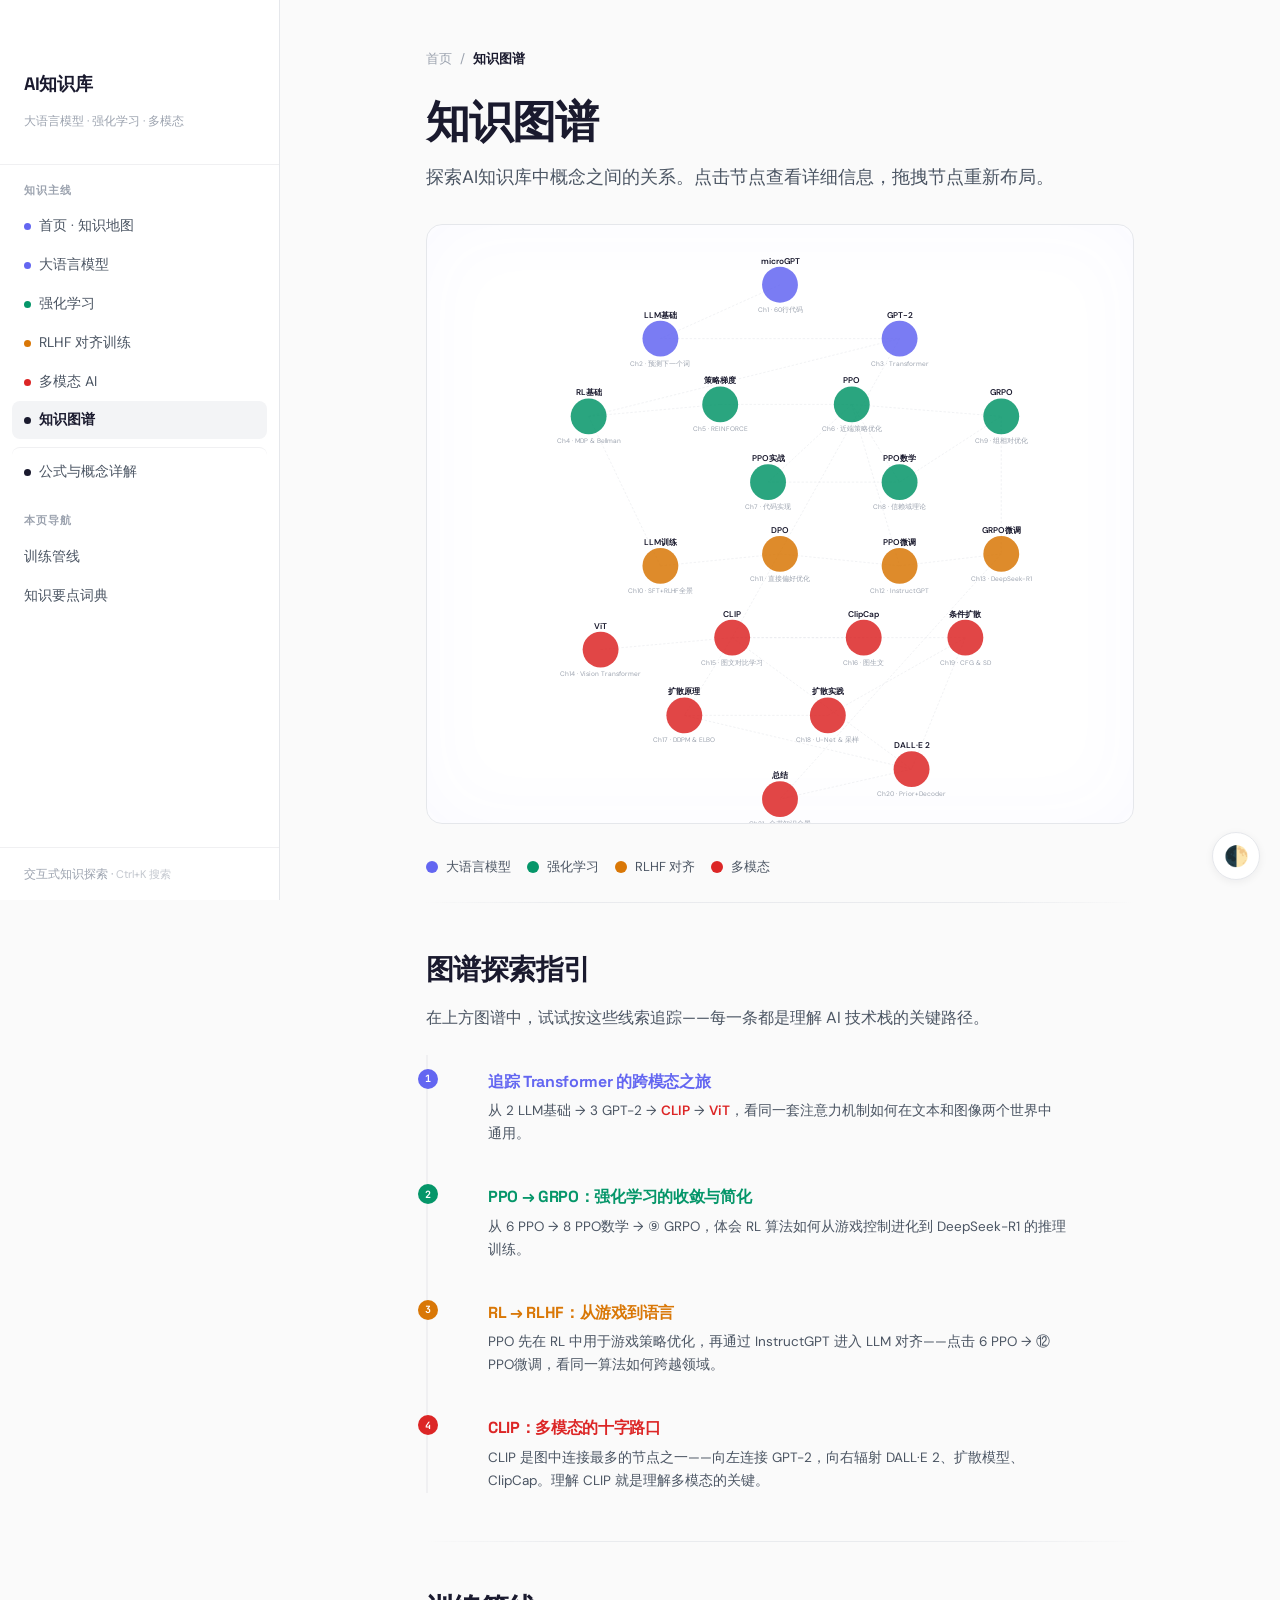
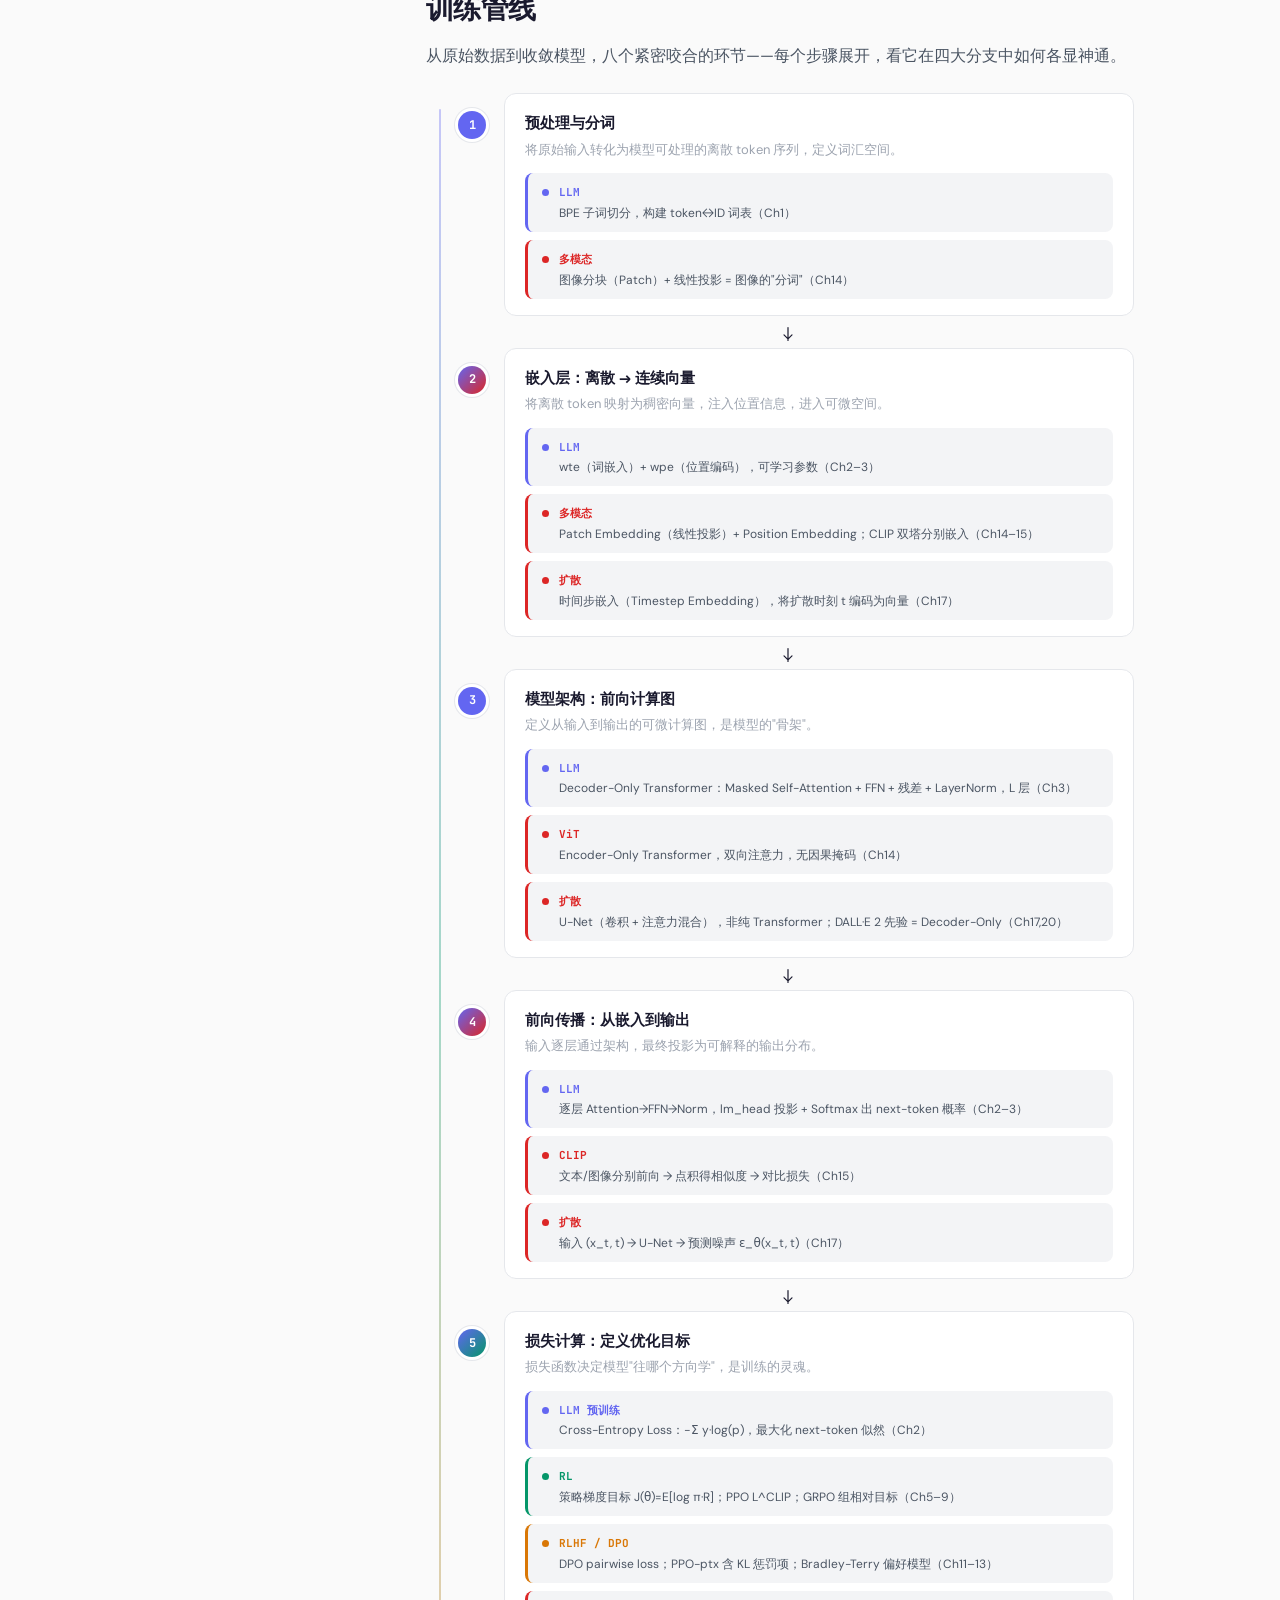
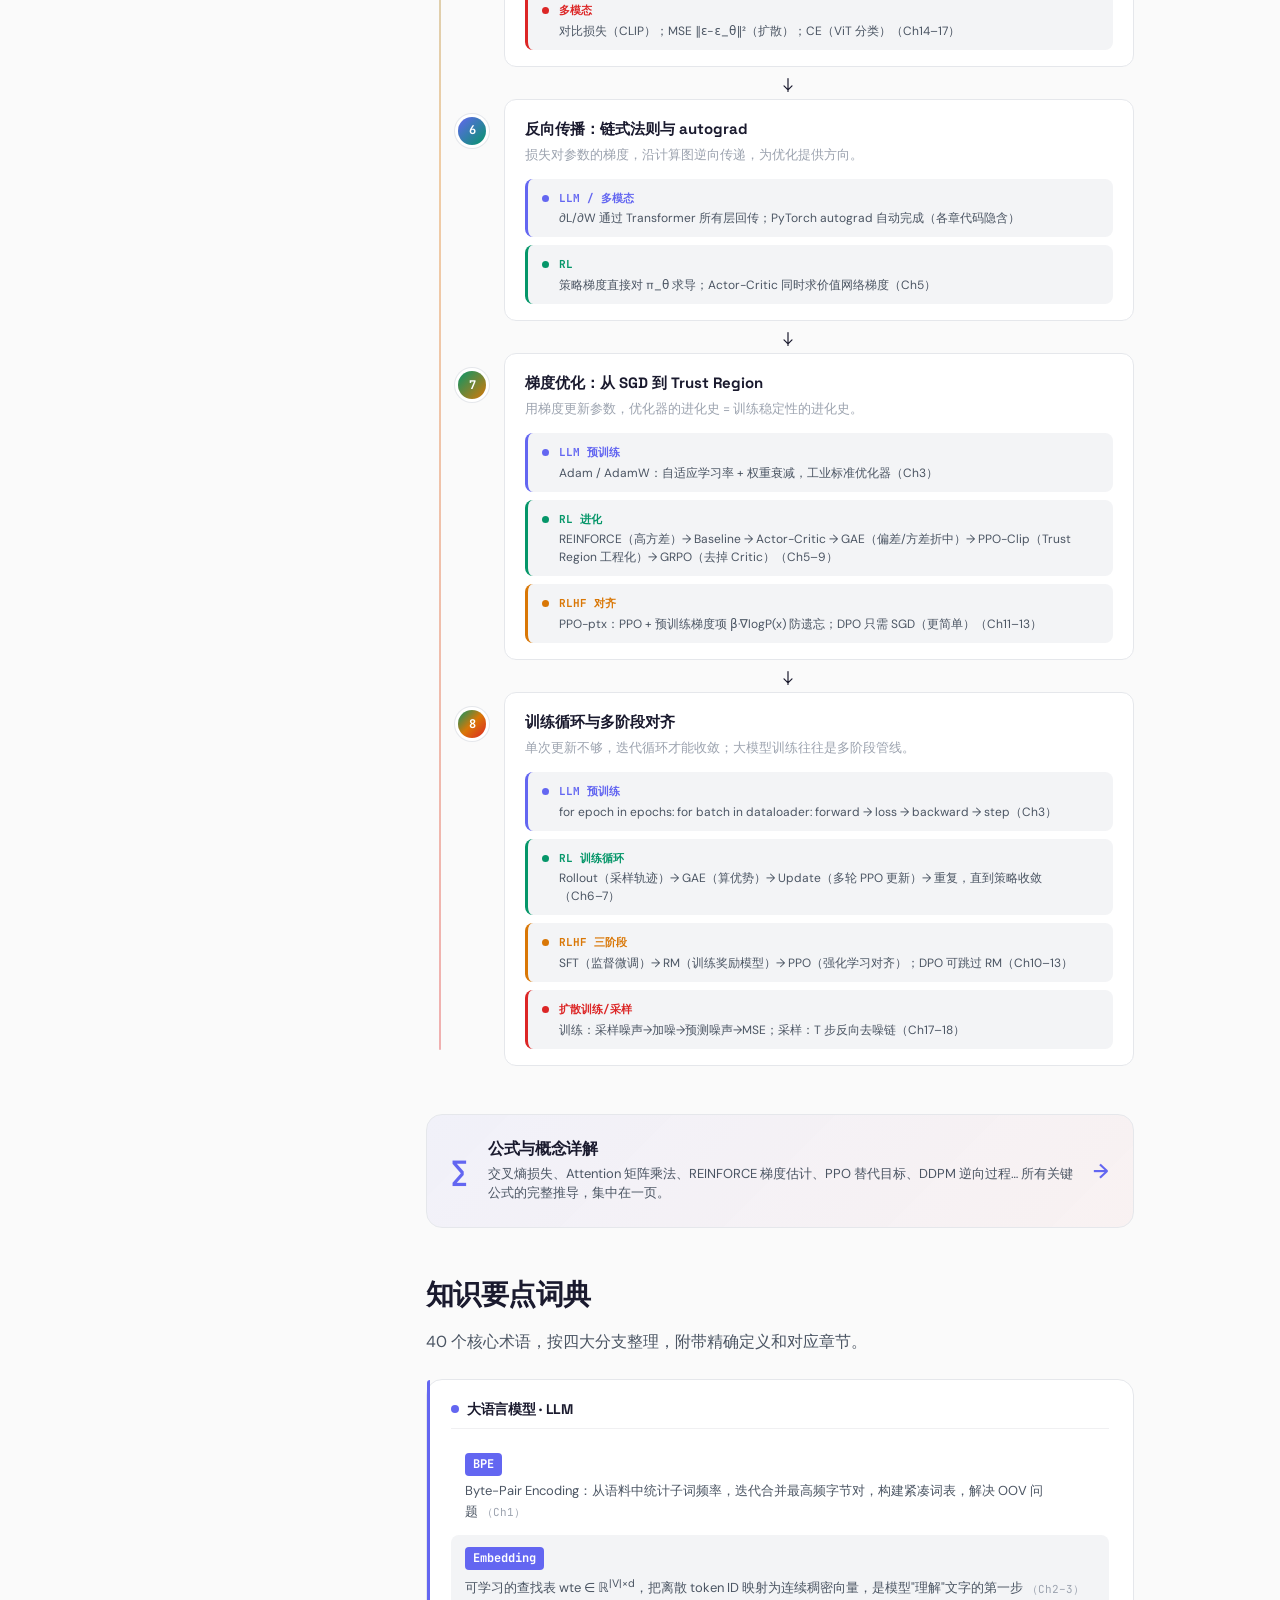
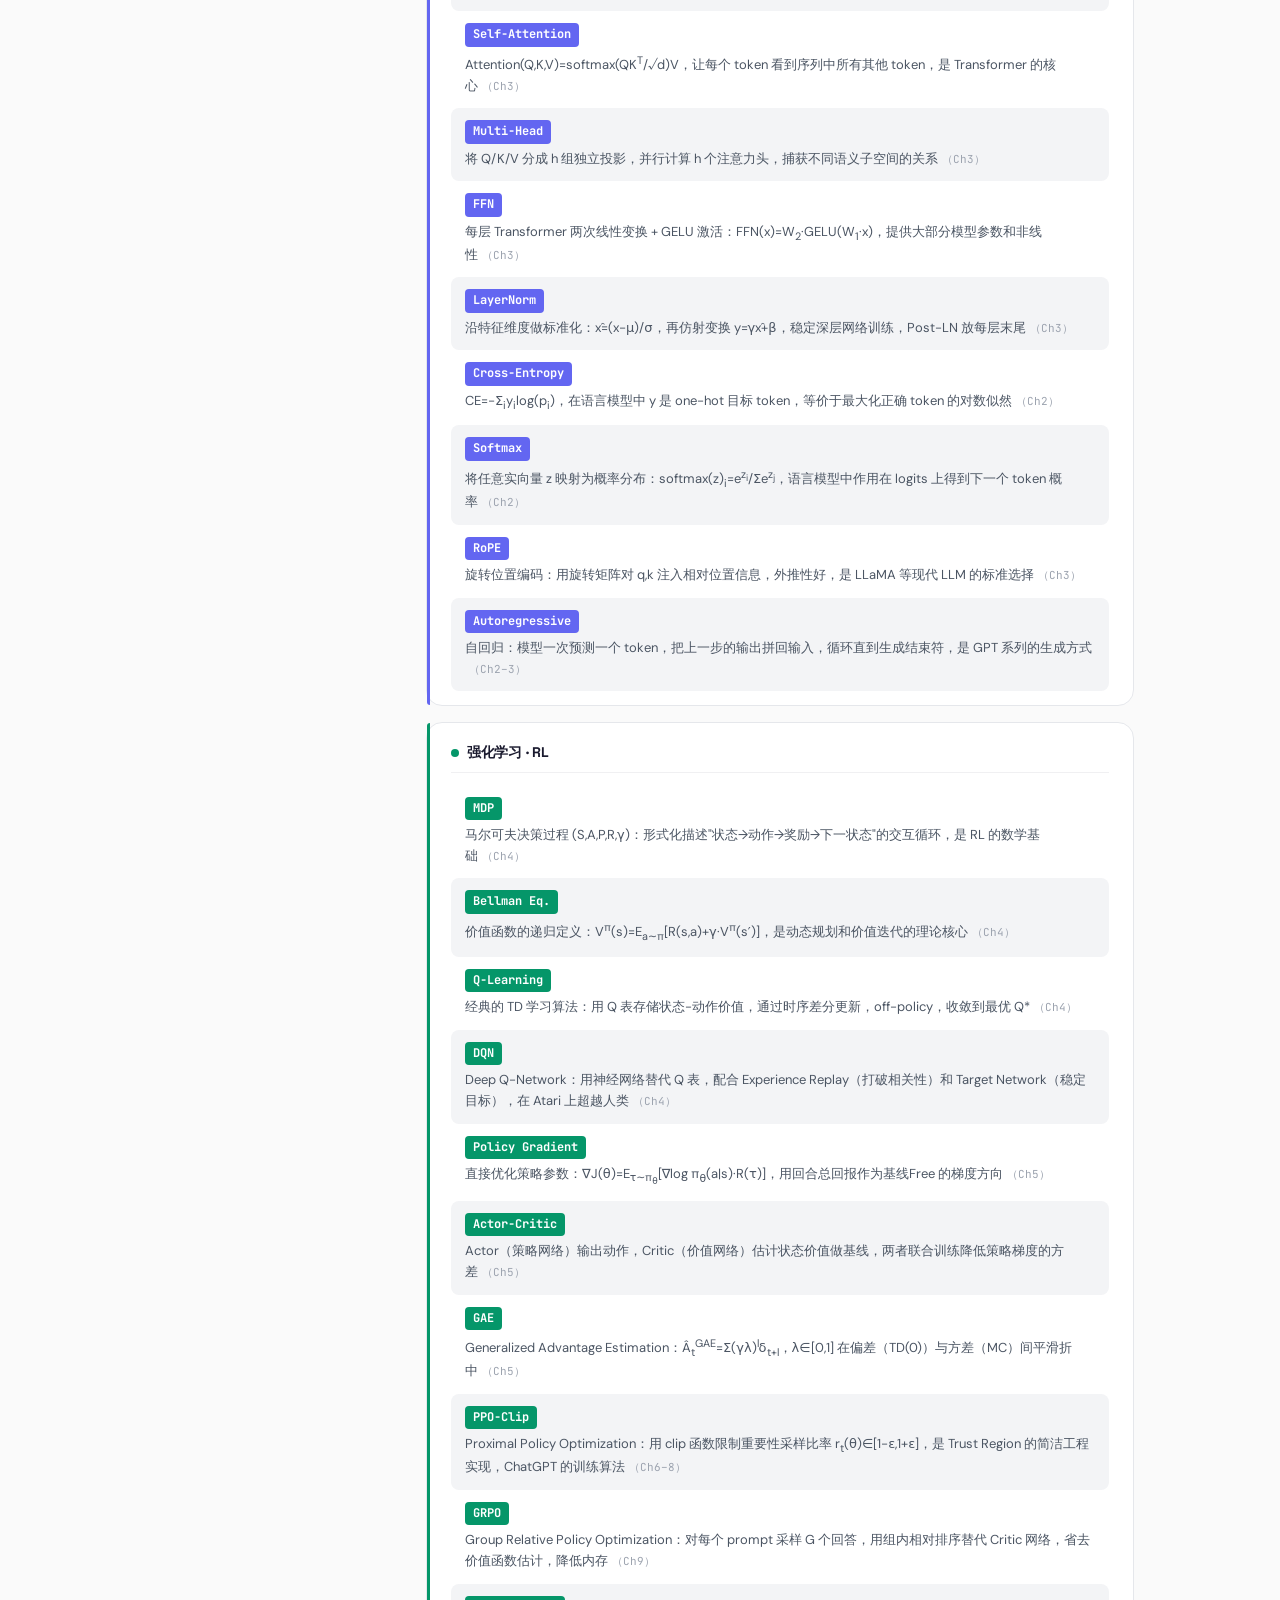
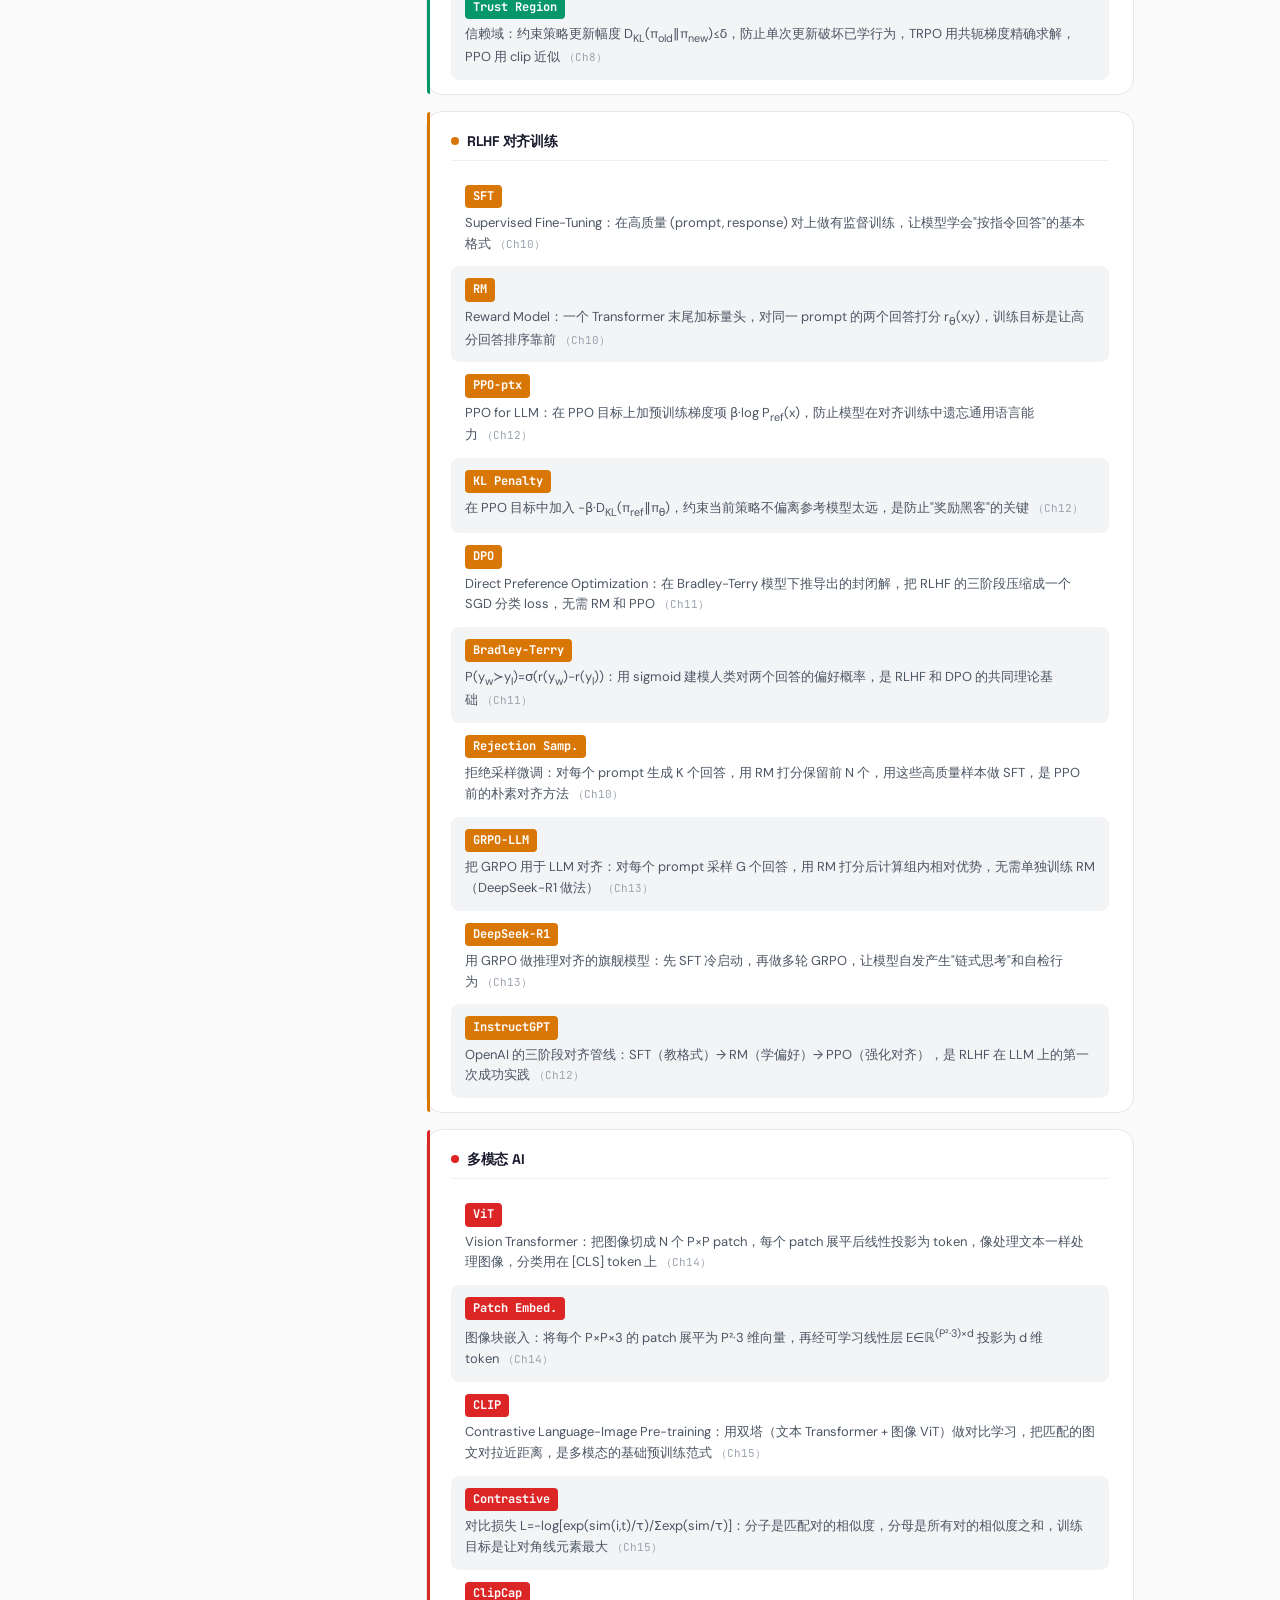
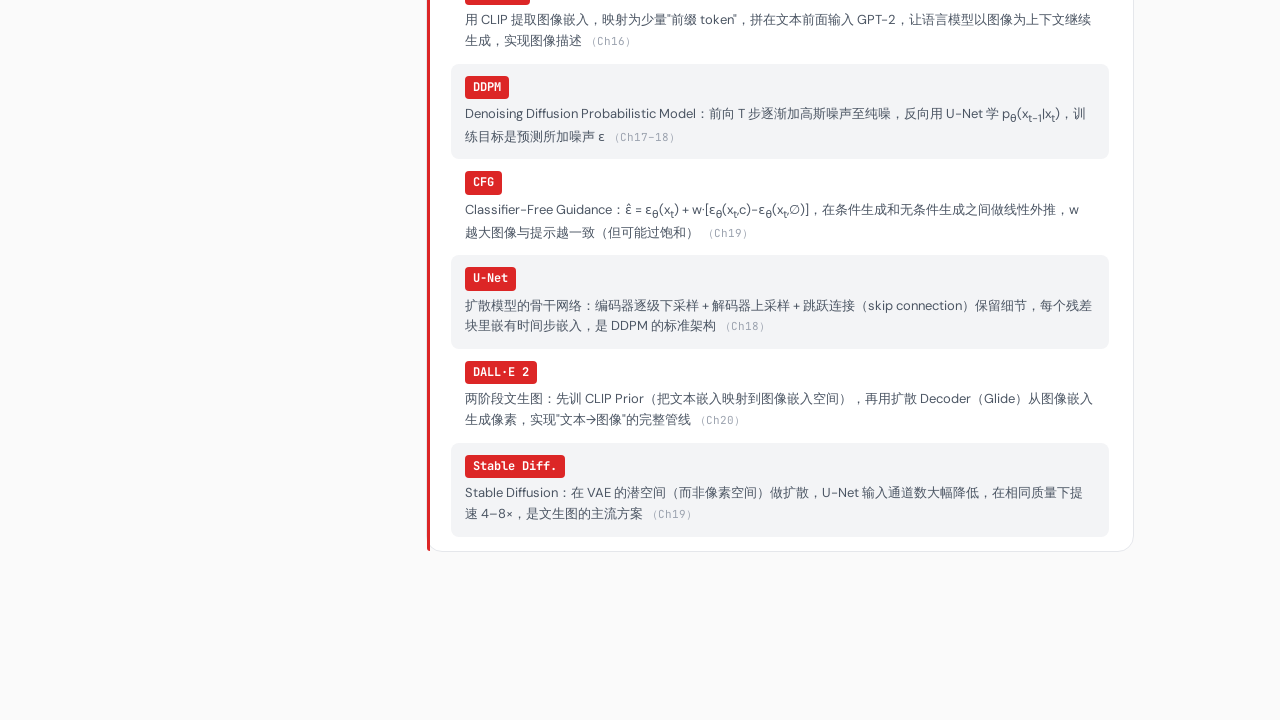
<file: knowledge-graph.html>
<!DOCTYPE html>
<html lang="zh-CN">
<head>
<meta charset="UTF-8">
<meta name="viewport" content="width=device-width, initial-scale=1.0">
<title>知识图谱 — AI知识库</title>
<link rel="stylesheet" href="style.css">
<style>
/* Knowledge Graph Specific Styles */
.graph-container {
  width: 100%;
  height: 600px;
  background: var(--bg-card);
  border: 1px solid var(--border);
  border-radius: var(--r-lg);
  margin: 32px 0;
  position: relative;
  overflow: hidden;
  box-shadow: inset 0 0 80px rgba(99,102,241,0.03);
  transition: border-color 0.3s;
}
.graph-container:hover { border-color: var(--ink-3); }
.graph-svg { width: 100%; height: 100%; }
.node { cursor: pointer; transition: all 0.3s; }
.node:hover { filter: brightness(1.2); }
.node-text {
  font-family: var(--font-display);
  font-weight: 600; font-size: 14px;
  fill: var(--ink); text-anchor: middle; pointer-events: none;
}
.node-subtext {
  font-family: var(--font-body);
  font-size: 11px; fill: var(--ink-2);
  text-anchor: middle; pointer-events: none;
}
.link { stroke: var(--border); stroke-width: 2; fill: none; opacity: 0.6; }
.link-highlight { stroke: var(--c-llm); opacity: 1; stroke-width: 3; }
.node-tooltip {
  position: absolute; background: var(--bg-card);
  border: 1px solid var(--border); border-radius: var(--r-md);
  padding: 16px; box-shadow: var(--shadow-lg);
  display: none; z-index: 100; max-width: 300px;
  font-size: 13px; line-height: 1.6;
}
</style>
</head>
<body>
<button class="nav-toggle" onclick="document.querySelector('.sidebar').classList.toggle('open')">☰</button>

<!-- Theme Toggle -->
<button class="theme-toggle" id="theme-toggle" title="切换深色/浅色模式">🌓</button>

<!-- Search Overlay -->
<div id="search-overlay" class="search-overlay">
  <div class="search-box">
    <input type="text" id="search-input" class="search-input" placeholder="搜索概念、章节、公式... (Ctrl+K)" autocomplete="off">
    <div id="search-results" class="search-results"></div>
    <div class="search-hint">ESC 关闭 · ↑↓ 选择 · Enter 跳转</div>
  </div>
</div>

<div class="shell">

<aside class="sidebar">
  <div class="sidebar-brand">
    <h2>AI知识库</h2>
    <p>大语言模型 · 强化学习 · 多模态</p>
  </div>
  <nav class="sidebar-nav">
    <div class="sidebar-group">
      <div class="sidebar-group-title">知识主线</div>
      <a class="sidebar-link" href="index.html"><span class="dot" style="background:var(--c-llm)"></span>首页 · 知识地图</a>
      <a class="sidebar-link" href="llm.html"><span class="dot" style="background:var(--c-llm)"></span>大语言模型</a>
      <a class="sidebar-link" href="rl.html"><span class="dot" style="background:var(--c-rl)"></span>强化学习</a>
      <a class="sidebar-link" href="rlhf.html"><span class="dot" style="background:var(--c-rlhf)"></span>RLHF 对齐训练</a>
      <a class="sidebar-link" href="multimodal.html"><span class="dot" style="background:var(--c-mm)"></span>多模态 AI</a>
      <a class="sidebar-link active" href="knowledge-graph.html"><span class="dot" style="background:var(--ink)"></span>知识图谱</a>
      <a class="sidebar-link" href="derivations.html" style="margin-top:8px;border-top:1px solid var(--border-soft);padding-top:12px"><span class="dot" style="background:var(--ink)"></span>公式与概念详解</a>
    </div>
    <div class="sidebar-group">
      <div class="sidebar-group-title">本页导航</div>
      <a class="sidebar-link" href="#pipeline">训练管线</a>
      <a class="sidebar-link" href="#glossary">知识要点词典</a>
    </div>
  </nav>
  <div class="sidebar-footer">
    交互式知识探索 · <span style="font-size:11px;opacity:0.6">Ctrl+K 搜索</span>
  </div>
</aside>

<main class="main">
  <div class="breadcrumb">
    <a href="index.html">首页</a> <span class="breadcrumb-sep">/</span>
    <span style="color:var(--ink);font-weight:600">知识图谱</span>
  </div>

  <h1>知识图谱</h1>
  <p class="lead">探索AI知识库中概念之间的关系。点击节点查看详细信息，拖拽节点重新布局。</p>

  <!-- Interactive Knowledge Graph -->
  <div class="graph-container" id="graphContainer">
    <svg class="graph-svg" id="graphSvg"></svg>
    <div class="node-tooltip" id="nodeTooltip"></div>
  </div>

  <!-- Legend -->
  <div class="graph-legend">
    <div class="legend-item">
      <div class="legend-dot" style="background:var(--c-llm)"></div>
      <span>大语言模型</span>
    </div>
    <div class="legend-item">
      <div class="legend-dot" style="background:var(--c-rl)"></div>
      <span>强化学习</span>
    </div>
    <div class="legend-item">
      <div class="legend-dot" style="background:var(--c-rlhf)"></div>
      <span>RLHF 对齐</span>
    </div>
    <div class="legend-item">
      <div class="legend-dot" style="background:var(--c-mm)"></div>
      <span>多模态</span>
    </div>
  </div>

  <hr class="zone-divider" style="margin: 8px 0 0;">

  <!-- Exploration Guide -->
  <section class="section fade-in">
    <h2>图谱探索指引</h2>
    <p style="color:var(--ink-2);margin-bottom:24px;">在上方图谱中，试试按这些线索追踪——每一条都是理解 AI 技术栈的关键路径。</p>

    <div class="explore-stack">
      <div class="explore-card">
        <div class="explore-body">
          <h4 style="color:var(--c-llm)">追踪 Transformer 的跨模态之旅</h4>
          <p>从 2 LLM基础 → 3 GPT-2 → <span style="color:var(--c-mm);font-weight:600">CLIP</span> → <span style="color:var(--c-mm);font-weight:600">ViT</span>，看同一套注意力机制如何在文本和图像两个世界中通用。</p>
        </div>
      </div>

      <div class="explore-card">
        <div class="explore-body">
          <h4 style="color:var(--c-rl)">PPO → GRPO：强化学习的收敛与简化</h4>
          <p>从 6 PPO → 8 PPO数学 → ⑨ GRPO，体会 RL 算法如何从游戏控制进化到 DeepSeek-R1 的推理训练。</p>
        </div>
      </div>

      <div class="explore-card">
        <div class="explore-body">
          <h4 style="color:var(--c-rlhf)">RL → RLHF：从游戏到语言</h4>
          <p>PPO 先在 RL 中用于游戏策略优化，再通过 InstructGPT 进入 LLM 对齐——点击 6 PPO → ⑫ PPO微调，看同一算法如何跨越领域。</p>
        </div>
      </div>

      <div class="explore-card">
        <div class="explore-body">
          <h4 style="color:var(--c-mm)">CLIP：多模态的十字路口</h4>
          <p>CLIP 是图中连接最多的节点之一——向左连接 GPT-2，向右辐射 DALL·E 2、扩散模型、ClipCap。理解 CLIP 就是理解多模态的关键。</p>
        </div>
      </div>
    </div>
  </section>

  <hr class="zone-divider" style="margin: 8px 0 0;">

  <!-- ==================== 训练管线 ==================== -->
  <section class="section fade-in" id="pipeline">
    <h2>训练管线</h2>
    <p style="color:var(--ink-2);margin:0 0 24px;">从原始数据到收敛模型，八个紧密咬合的环节——每个步骤展开，看它在四大分支中如何各显神通。</p>

    <div class="pipeline">

      <!-- STEP 1 -->
      <div class="pipeline-step">
        <div class="pipeline-step-num" style="background:var(--c-llm)">1</div>
        <div class="pipeline-step-body">
          <div class="pipeline-step-title">预处理与分词</div>
          <div class="pipeline-step-desc">将原始输入转化为模型可处理的离散 token 序列，定义词汇空间。</div>
          <div class="pipeline-branches">
            <div class="pipeline-branch" data-branch="llm">
              <span class="pipeline-branch-dot"></span>
              <div>
                <div class="pipeline-branch-head">LLM</div>
                <div class="pipeline-branch-text">BPE 子词切分，构建 token↔ID 词表（Ch1）</div>
              </div>
            </div>
            <div class="pipeline-branch" data-branch="mm">
              <span class="pipeline-branch-dot"></span>
              <div>
                <div class="pipeline-branch-head">多模态</div>
                <div class="pipeline-branch-text">图像分块（Patch）+ 线性投影 = 图像的"分词"（Ch14）</div>
              </div>
            </div>
          </div>
        </div>
      </div>

      <div class="pipeline-connector"><svg width="20" height="20" viewBox="0 0 20 20"><path d="M10 2v16M5 11l5 5 5-5" stroke="currentColor" stroke-width="1.5" fill="none" stroke-linecap="round" stroke-linejoin="round"/></svg></div>

      <!-- STEP 2 -->
      <div class="pipeline-step">
        <div class="pipeline-step-num" style="background:linear-gradient(135deg,var(--c-llm),var(--c-mm))">2</div>
        <div class="pipeline-step-body">
          <div class="pipeline-step-title">嵌入层：离散 → 连续向量</div>
          <div class="pipeline-step-desc">将离散 token 映射为稠密向量，注入位置信息，进入可微空间。</div>
          <div class="pipeline-branches">
            <div class="pipeline-branch" data-branch="llm">
              <span class="pipeline-branch-dot"></span>
              <div>
                <div class="pipeline-branch-head">LLM</div>
                <div class="pipeline-branch-text">wte（词嵌入）+ wpe（位置编码），可学习参数（Ch2–3）</div>
              </div>
            </div>
            <div class="pipeline-branch" data-branch="mm">
              <span class="pipeline-branch-dot"></span>
              <div>
                <div class="pipeline-branch-head">多模态</div>
                <div class="pipeline-branch-text">Patch Embedding（线性投影）+ Position Embedding；CLIP 双塔分别嵌入（Ch14–15）</div>
              </div>
            </div>
            <div class="pipeline-branch" data-branch="mm">
              <span class="pipeline-branch-dot"></span>
              <div>
                <div class="pipeline-branch-head">扩散</div>
                <div class="pipeline-branch-text">时间步嵌入（Timestep Embedding），将扩散时刻 t 编码为向量（Ch17）</div>
              </div>
            </div>
          </div>
        </div>
      </div>

      <div class="pipeline-connector"><svg width="20" height="20" viewBox="0 0 20 20"><path d="M10 2v16M5 11l5 5 5-5" stroke="currentColor" stroke-width="1.5" fill="none" stroke-linecap="round" stroke-linejoin="round"/></svg></div>

      <!-- STEP 3 -->
      <div class="pipeline-step">
        <div class="pipeline-step-num" style="background:var(--c-llm)">3</div>
        <div class="pipeline-step-body">
          <div class="pipeline-step-title">模型架构：前向计算图</div>
          <div class="pipeline-step-desc">定义从输入到输出的可微计算图，是模型的"骨架"。</div>
          <div class="pipeline-branches">
            <div class="pipeline-branch" data-branch="llm">
              <span class="pipeline-branch-dot"></span>
              <div>
                <div class="pipeline-branch-head">LLM</div>
                <div class="pipeline-branch-text">Decoder-Only Transformer：Masked Self-Attention + FFN + 残差 + LayerNorm，L 层（Ch3）</div>
              </div>
            </div>
            <div class="pipeline-branch" data-branch="mm">
              <span class="pipeline-branch-dot"></span>
              <div>
                <div class="pipeline-branch-head">ViT</div>
                <div class="pipeline-branch-text">Encoder-Only Transformer，双向注意力，无因果掩码（Ch14）</div>
              </div>
            </div>
            <div class="pipeline-branch" data-branch="mm">
              <span class="pipeline-branch-dot"></span>
              <div>
                <div class="pipeline-branch-head">扩散</div>
                <div class="pipeline-branch-text">U-Net（卷积 + 注意力混合），非纯 Transformer；DALL·E 2 先验 = Decoder-Only（Ch17,20）</div>
              </div>
            </div>
          </div>
        </div>
      </div>

      <div class="pipeline-connector"><svg width="20" height="20" viewBox="0 0 20 20"><path d="M10 2v16M5 11l5 5 5-5" stroke="currentColor" stroke-width="1.5" fill="none" stroke-linecap="round" stroke-linejoin="round"/></svg></div>

      <!-- STEP 4 -->
      <div class="pipeline-step">
        <div class="pipeline-step-num" style="background:linear-gradient(135deg,var(--c-llm),var(--c-mm))">4</div>
        <div class="pipeline-step-body">
          <div class="pipeline-step-title">前向传播：从嵌入到输出</div>
          <div class="pipeline-step-desc">输入逐层通过架构，最终投影为可解释的输出分布。</div>
          <div class="pipeline-branches">
            <div class="pipeline-branch" data-branch="llm">
              <span class="pipeline-branch-dot"></span>
              <div>
                <div class="pipeline-branch-head">LLM</div>
                <div class="pipeline-branch-text">逐层 Attention→FFN→Norm，lm_head 投影 + Softmax 出 next-token 概率（Ch2–3）</div>
              </div>
            </div>
            <div class="pipeline-branch" data-branch="mm">
              <span class="pipeline-branch-dot"></span>
              <div>
                <div class="pipeline-branch-head">CLIP</div>
                <div class="pipeline-branch-text">文本/图像分别前向 → 点积得相似度 → 对比损失（Ch15）</div>
              </div>
            </div>
            <div class="pipeline-branch" data-branch="mm">
              <span class="pipeline-branch-dot"></span>
              <div>
                <div class="pipeline-branch-head">扩散</div>
                <div class="pipeline-branch-text">输入 (x_t, t) → U-Net → 预测噪声 ε_θ(x_t, t)（Ch17）</div>
              </div>
            </div>
          </div>
        </div>
      </div>

      <div class="pipeline-connector"><svg width="20" height="20" viewBox="0 0 20 20"><path d="M10 2v16M5 11l5 5 5-5" stroke="currentColor" stroke-width="1.5" fill="none" stroke-linecap="round" stroke-linejoin="round"/></svg></div>

      <!-- STEP 5 -->
      <div class="pipeline-step">
        <div class="pipeline-step-num" style="background:linear-gradient(135deg,var(--c-llm),var(--c-rl))">5</div>
        <div class="pipeline-step-body">
          <div class="pipeline-step-title">损失计算：定义优化目标</div>
          <div class="pipeline-step-desc">损失函数决定模型"往哪个方向学"，是训练的灵魂。</div>
          <div class="pipeline-branches">
            <div class="pipeline-branch" data-branch="llm">
              <span class="pipeline-branch-dot"></span>
              <div>
                <div class="pipeline-branch-head">LLM 预训练</div>
                <div class="pipeline-branch-text">Cross-Entropy Loss：−Σ y·log(p)，最大化 next-token 似然（Ch2）</div>
              </div>
            </div>
            <div class="pipeline-branch" data-branch="rl">
              <span class="pipeline-branch-dot"></span>
              <div>
                <div class="pipeline-branch-head">RL</div>
                <div class="pipeline-branch-text">策略梯度目标 J(θ)=E[log π·R]；PPO L^CLIP；GRPO 组相对目标（Ch5–9）</div>
              </div>
            </div>
            <div class="pipeline-branch" data-branch="rlhf">
              <span class="pipeline-branch-dot"></span>
              <div>
                <div class="pipeline-branch-head">RLHF / DPO</div>
                <div class="pipeline-branch-text">DPO pairwise loss；PPO-ptx 含 KL 惩罚项；Bradley-Terry 偏好模型（Ch11–13）</div>
              </div>
            </div>
            <div class="pipeline-branch" data-branch="mm">
              <span class="pipeline-branch-dot"></span>
              <div>
                <div class="pipeline-branch-head">多模态</div>
                <div class="pipeline-branch-text">对比损失（CLIP）；MSE ∥ε−ε_θ∥²（扩散）；CE（ViT 分类）（Ch14–17）</div>
              </div>
            </div>
          </div>
        </div>
      </div>

      <div class="pipeline-connector"><svg width="20" height="20" viewBox="0 0 20 20"><path d="M10 2v16M5 11l5 5 5-5" stroke="currentColor" stroke-width="1.5" fill="none" stroke-linecap="round" stroke-linejoin="round"/></svg></div>

      <!-- STEP 6 -->
      <div class="pipeline-step">
        <div class="pipeline-step-num" style="background:linear-gradient(135deg,var(--c-llm),var(--c-rl))">6</div>
        <div class="pipeline-step-body">
          <div class="pipeline-step-title">反向传播：链式法则与 autograd</div>
          <div class="pipeline-step-desc">损失对参数的梯度，沿计算图逆向传递，为优化提供方向。</div>
          <div class="pipeline-branches">
            <div class="pipeline-branch" data-branch="llm">
              <span class="pipeline-branch-dot"></span>
              <div>
                <div class="pipeline-branch-head">LLM / 多模态</div>
                <div class="pipeline-branch-text">∂L/∂W 通过 Transformer 所有层回传；PyTorch autograd 自动完成（各章代码隐含）</div>
              </div>
            </div>
            <div class="pipeline-branch" data-branch="rl">
              <span class="pipeline-branch-dot"></span>
              <div>
                <div class="pipeline-branch-head">RL</div>
                <div class="pipeline-branch-text">策略梯度直接对 π_θ 求导；Actor-Critic 同时求价值网络梯度（Ch5）</div>
              </div>
            </div>
          </div>
        </div>
      </div>

      <div class="pipeline-connector"><svg width="20" height="20" viewBox="0 0 20 20"><path d="M10 2v16M5 11l5 5 5-5" stroke="currentColor" stroke-width="1.5" fill="none" stroke-linecap="round" stroke-linejoin="round"/></svg></div>

      <!-- STEP 7 -->
      <div class="pipeline-step">
        <div class="pipeline-step-num" style="background:linear-gradient(135deg,var(--c-rl),var(--c-rlhf))">7</div>
        <div class="pipeline-step-body">
          <div class="pipeline-step-title">梯度优化：从 SGD 到 Trust Region</div>
          <div class="pipeline-step-desc">用梯度更新参数，优化器的进化史 = 训练稳定性的进化史。</div>
          <div class="pipeline-branches">
            <div class="pipeline-branch" data-branch="llm">
              <span class="pipeline-branch-dot"></span>
              <div>
                <div class="pipeline-branch-head">LLM 预训练</div>
                <div class="pipeline-branch-text">Adam / AdamW：自适应学习率 + 权重衰减，工业标准优化器（Ch3）</div>
              </div>
            </div>
            <div class="pipeline-branch" data-branch="rl">
              <span class="pipeline-branch-dot"></span>
              <div>
                <div class="pipeline-branch-head">RL 进化</div>
                <div class="pipeline-branch-text">REINFORCE（高方差）→ Baseline → Actor-Critic → GAE（偏差/方差折中）→ PPO-Clip（Trust Region 工程化）→ GRPO（去掉 Critic）（Ch5–9）</div>
              </div>
            </div>
            <div class="pipeline-branch" data-branch="rlhf">
              <span class="pipeline-branch-dot"></span>
              <div>
                <div class="pipeline-branch-head">RLHF 对齐</div>
                <div class="pipeline-branch-text">PPO-ptx：PPO + 预训练梯度项 β·∇logP(x) 防遗忘；DPO 只需 SGD（更简单）（Ch11–13）</div>
              </div>
            </div>
          </div>
        </div>
      </div>

      <div class="pipeline-connector"><svg width="20" height="20" viewBox="0 0 20 20"><path d="M10 2v16M5 11l5 5 5-5" stroke="currentColor" stroke-width="1.5" fill="none" stroke-linecap="round" stroke-linejoin="round"/></svg></div>

      <!-- STEP 8 -->
      <div class="pipeline-step">
        <div class="pipeline-step-num" style="background:linear-gradient(135deg,var(--c-rl),var(--c-rlhf),var(--c-mm))">8</div>
        <div class="pipeline-step-body">
          <div class="pipeline-step-title">训练循环与多阶段对齐</div>
          <div class="pipeline-step-desc">单次更新不够，迭代循环才能收敛；大模型训练往往是多阶段管线。</div>
          <div class="pipeline-branches">
            <div class="pipeline-branch" data-branch="llm">
              <span class="pipeline-branch-dot"></span>
              <div>
                <div class="pipeline-branch-head">LLM 预训练</div>
                <div class="pipeline-branch-text">for epoch in epochs: for batch in dataloader: forward → loss → backward → step（Ch3）</div>
              </div>
            </div>
            <div class="pipeline-branch" data-branch="rl">
              <span class="pipeline-branch-dot"></span>
              <div>
                <div class="pipeline-branch-head">RL 训练循环</div>
                <div class="pipeline-branch-text">Rollout（采样轨迹）→ GAE（算优势）→ Update（多轮 PPO 更新）→ 重复，直到策略收敛（Ch6–7）</div>
              </div>
            </div>
            <div class="pipeline-branch" data-branch="rlhf">
              <span class="pipeline-branch-dot"></span>
              <div>
                <div class="pipeline-branch-head">RLHF 三阶段</div>
                <div class="pipeline-branch-text">SFT（监督微调）→ RM（训练奖励模型）→ PPO（强化学习对齐）；DPO 可跳过 RM（Ch10–13）</div>
              </div>
            </div>
            <div class="pipeline-branch" data-branch="mm">
              <span class="pipeline-branch-dot"></span>
              <div>
                <div class="pipeline-branch-head">扩散训练/采样</div>
                <div class="pipeline-branch-text">训练：采样噪声→加噪→预测噪声→MSE；采样：T 步反向去噪链（Ch17–18）</div>
              </div>
            </div>
          </div>
        </div>
      </div>

    </div>
  </section>

  <!-- Formula CTA -->
  <a href="derivations.html" class="formula-cta fade-in">
    <div class="formula-cta-icon">∑</div>
    <div class="formula-cta-body">
      <h4>公式与概念详解</h4>
      <p>交叉熵损失、Attention 矩阵乘法、REINFORCE 梯度估计、PPO 替代目标、DDPM 逆向过程… 所有关键公式的完整推导，集中在一页。</p>
    </div>
    <div class="formula-cta-arrow">→</div>
  </a>

  <!-- ============================ 知识要点词典 ============================ -->
  <section class="section fade-in" id="glossary">
    <h2>知识要点词典</h2>
    <p style="color:var(--ink-2);margin:0 0 24px;">40 个核心术语，按四大分支整理，附带精确定义和对应章节。</p>

    <div class="dict-stack">

      <!-- LLM -->
      <div class="dict-card fade-in" data-branch="llm">
        <h4><span class="dot" style="background:var(--c-llm)"></span>大语言模型 · LLM</h4>
        <ul class="dict-list">
          <li><span class="dict-term" style="background:var(--c-llm)">BPE</span><span class="dict-def">Byte-Pair Encoding：从语料中统计子词频率，迭代合并最高频字节对，构建紧凑词表，解决 OOV 问题<span class="ref">（Ch1）</span></span></li>
          <li><span class="dict-term" style="background:var(--c-llm)">Embedding</span><span class="dict-def">可学习的查找表 wte ∈ ℝ<sup>|V|×d</sup>，把离散 token ID 映射为连续稠密向量，是模型"理解"文字的第一步<span class="ref">（Ch2–3）</span></span></li>
          <li><span class="dict-term" style="background:var(--c-llm)">Self-Attention</span><span class="dict-def">Attention(Q,K,V)=softmax(QK<sup>T</sup>/√d)V，让每个 token 看到序列中所有其他 token，是 Transformer 的核心<span class="ref">（Ch3）</span></span></li>
          <li><span class="dict-term" style="background:var(--c-llm)">Multi-Head</span><span class="dict-def">将 Q/K/V 分成 h 组独立投影，并行计算 h 个注意力头，捕获不同语义子空间的关系<span class="ref">（Ch3）</span></span></li>
          <li><span class="dict-term" style="background:var(--c-llm)">FFN</span><span class="dict-def">每层 Transformer 两次线性变换 + GELU 激活：FFN(x)=W<sub>2</sub>·GELU(W<sub>1</sub>·x)，提供大部分模型参数和非线性<span class="ref">（Ch3）</span></span></li>
          <li><span class="dict-term" style="background:var(--c-llm)">LayerNorm</span><span class="dict-def">沿特征维度做标准化：x̂=(x−μ)/σ，再仿射变换 y=γx̂+β，稳定深层网络训练，Post-LN 放每层末尾<span class="ref">（Ch3）</span></span></li>
          <li><span class="dict-term" style="background:var(--c-llm)">Cross-Entropy</span><span class="dict-def">CE=−Σ<sub>i</sub>y<sub>i</sub>log(p<sub>i</sub>)，在语言模型中 y 是 one-hot 目标 token，等价于最大化正确 token 的对数似然<span class="ref">（Ch2）</span></span></li>
          <li><span class="dict-term" style="background:var(--c-llm)">Softmax</span><span class="dict-def">将任意实向量 z 映射为概率分布：softmax(z)<sub>i</sub>=e<sup>z<sub>i</sub></sup>/Σe<sup>z<sub>j</sub></sup>，语言模型中作用在 logits 上得到下一个 token 概率<span class="ref">（Ch2）</span></span></li>
          <li><span class="dict-term" style="background:var(--c-llm)">RoPE</span><span class="dict-def">旋转位置编码：用旋转矩阵对 q,k 注入相对位置信息，外推性好，是 LLaMA 等现代 LLM 的标准选择<span class="ref">（Ch3）</span></span></li>
          <li><span class="dict-term" style="background:var(--c-llm)">Autoregressive</span><span class="dict-def">自回归：模型一次预测一个 token，把上一步的输出拼回输入，循环直到生成结束符，是 GPT 系列的生成方式<span class="ref">（Ch2–3）</span></span></li>
        </ul>
      </div>

      <!-- RL -->
      <div class="dict-card fade-in" data-branch="rl">
        <h4><span class="dot" style="background:var(--c-rl)"></span>强化学习 · RL</h4>
        <ul class="dict-list">
          <li><span class="dict-term" style="background:var(--c-rl)">MDP</span><span class="dict-def">马尔可夫决策过程 (S,A,P,R,γ)：形式化描述"状态→动作→奖励→下一状态"的交互循环，是 RL 的数学基础<span class="ref">（Ch4）</span></span></li>
          <li><span class="dict-term" style="background:var(--c-rl)">Bellman Eq.</span><span class="dict-def">价值函数的递归定义：V<sup>π</sup>(s)=E<sub>a∼π</sub>[R(s,a)+γ·V<sup>π</sup>(s′)]，是动态规划和价值迭代的理论核心<span class="ref">（Ch4）</span></span></li>
          <li><span class="dict-term" style="background:var(--c-rl)">Q-Learning</span><span class="dict-def">经典的 TD 学习算法：用 Q 表存储状态-动作价值，通过时序差分更新，off-policy，收敛到最优 Q*<span class="ref">（Ch4）</span></span></li>
          <li><span class="dict-term" style="background:var(--c-rl)">DQN</span><span class="dict-def">Deep Q-Network：用神经网络替代 Q 表，配合 Experience Replay（打破相关性）和 Target Network（稳定目标），在 Atari 上超越人类<span class="ref">（Ch4）</span></span></li>
          <li><span class="dict-term" style="background:var(--c-rl)">Policy Gradient</span><span class="dict-def">直接优化策略参数：∇J(θ)=E<sub>τ∼π<sub>θ</sub></sub>[∇log π<sub>θ</sub>(a|s)·R(τ)]，用回合总回报作为基线Free 的梯度方向<span class="ref">（Ch5）</span></span></li>
          <li><span class="dict-term" style="background:var(--c-rl)">Actor-Critic</span><span class="dict-def">Actor（策略网络）输出动作，Critic（价值网络）估计状态价值做基线，两者联合训练降低策略梯度的方差<span class="ref">（Ch5）</span></span></li>
          <li><span class="dict-term" style="background:var(--c-rl)">GAE</span><span class="dict-def">Generalized Advantage Estimation：Â<sub>t</sub><sup>GAE</sup>=Σ(γλ)<sup>l</sup>δ<sub>t+l</sub>，λ∈[0,1] 在偏差（TD(0)）与方差（MC）间平滑折中<span class="ref">（Ch5）</span></span></li>
          <li><span class="dict-term" style="background:var(--c-rl)">PPO-Clip</span><span class="dict-def">Proximal Policy Optimization：用 clip 函数限制重要性采样比率 r<sub>t</sub>(θ)∈[1−ε,1+ε]，是 Trust Region 的简洁工程实现，ChatGPT 的训练算法<span class="ref">（Ch6–8）</span></span></li>
          <li><span class="dict-term" style="background:var(--c-rl)">GRPO</span><span class="dict-def">Group Relative Policy Optimization：对每个 prompt 采样 G 个回答，用组内相对排序替代 Critic 网络，省去价值函数估计，降低内存<span class="ref">（Ch9）</span></span></li>
          <li><span class="dict-term" style="background:var(--c-rl)">Trust Region</span><span class="dict-def">信赖域：约束策略更新幅度 D<sub>KL</sub>(π<sub>old</sub>‖π<sub>new</sub>)≤δ，防止单次更新破坏已学行为，TRPO 用共轭梯度精确求解，PPO 用 clip 近似<span class="ref">（Ch8）</span></span></li>
        </ul>
      </div>

      <!-- RLHF -->
      <div class="dict-card fade-in" data-branch="rlhf">
        <h4><span class="dot" style="background:var(--c-rlhf)"></span>RLHF 对齐训练</h4>
        <ul class="dict-list">
          <li><span class="dict-term" style="background:var(--c-rlhf)">SFT</span><span class="dict-def">Supervised Fine-Tuning：在高质量 (prompt, response) 对上做有监督训练，让模型学会"按指令回答"的基本格式<span class="ref">（Ch10）</span></span></li>
          <li><span class="dict-term" style="background:var(--c-rlhf)">RM</span><span class="dict-def">Reward Model：一个 Transformer 末尾加标量头，对同一 prompt 的两个回答打分 r<sub>θ</sub>(x,y)，训练目标是让高分回答排序靠前<span class="ref">（Ch10）</span></span></li>
          <li><span class="dict-term" style="background:var(--c-rlhf)">PPO-ptx</span><span class="dict-def">PPO for LLM：在 PPO 目标上加预训练梯度项 β·log P<sub>ref</sub>(x)，防止模型在对齐训练中遗忘通用语言能力<span class="ref">（Ch12）</span></span></li>
          <li><span class="dict-term" style="background:var(--c-rlhf)">KL Penalty</span><span class="dict-def">在 PPO 目标中加入 −β·D<sub>KL</sub>(π<sub>ref</sub>‖π<sub>θ</sub>)，约束当前策略不偏离参考模型太远，是防止"奖励黑客"的关键<span class="ref">（Ch12）</span></span></li>
          <li><span class="dict-term" style="background:var(--c-rlhf)">DPO</span><span class="dict-def">Direct Preference Optimization：在 Bradley-Terry 模型下推导出的封闭解，把 RLHF 的三阶段压缩成一个 SGD 分类 loss，无需 RM 和 PPO<span class="ref">（Ch11）</span></span></li>
          <li><span class="dict-term" style="background:var(--c-rlhf)">Bradley-Terry</span><span class="dict-def">P(y<sub>w</sub>≻y<sub>l</sub>)=σ(r(y<sub>w</sub>)−r(y<sub>l</sub>))：用 sigmoid 建模人类对两个回答的偏好概率，是 RLHF 和 DPO 的共同理论基础<span class="ref">（Ch11）</span></span></li>
          <li><span class="dict-term" style="background:var(--c-rlhf)">Rejection Samp.</span><span class="dict-def">拒绝采样微调：对每个 prompt 生成 K 个回答，用 RM 打分保留前 N 个，用这些高质量样本做 SFT，是 PPO 前的朴素对齐方法<span class="ref">（Ch10）</span></span></li>
          <li><span class="dict-term" style="background:var(--c-rlhf)">GRPO-LLM</span><span class="dict-def">把 GRPO 用于 LLM 对齐：对每个 prompt 采样 G 个回答，用 RM 打分后计算组内相对优势，无需单独训练 RM（DeepSeek-R1 做法）<span class="ref">（Ch13）</span></span></li>
          <li><span class="dict-term" style="background:var(--c-rlhf)">DeepSeek-R1</span><span class="dict-def">用 GRPO 做推理对齐的旗舰模型：先 SFT 冷启动，再做多轮 GRPO，让模型自发产生"链式思考"和自检行为<span class="ref">（Ch13）</span></span></li>
          <li><span class="dict-term" style="background:var(--c-rlhf)">InstructGPT</span><span class="dict-def">OpenAI 的三阶段对齐管线：SFT（教格式）→ RM（学偏好）→ PPO（强化对齐），是 RLHF 在 LLM 上的第一次成功实践<span class="ref">（Ch12）</span></span></li>
        </ul>
      </div>

      <!-- Multimodal -->
      <div class="dict-card fade-in" data-branch="mm">
        <h4><span class="dot" style="background:var(--c-mm)"></span>多模态 AI</h4>
        <ul class="dict-list">
          <li><span class="dict-term" style="background:var(--c-mm)">ViT</span><span class="dict-def">Vision Transformer：把图像切成 N 个 P×P patch，每个 patch 展平后线性投影为 token，像处理文本一样处理图像，分类用在 [CLS] token 上<span class="ref">（Ch14）</span></span></li>
          <li><span class="dict-term" style="background:var(--c-mm)">Patch Embed.</span><span class="dict-def">图像块嵌入：将每个 P×P×3 的 patch 展平为 P²·3 维向量，再经可学习线性层 E∈ℝ<sup>(P²·3)×d</sup> 投影为 d 维 token<span class="ref">（Ch14）</span></span></li>
          <li><span class="dict-term" style="background:var(--c-mm)">CLIP</span><span class="dict-def">Contrastive Language-Image Pre-training：用双塔（文本 Transformer + 图像 ViT）做对比学习，把匹配的图文对拉近距离，是多模态的基础预训练范式<span class="ref">（Ch15）</span></span></li>
          <li><span class="dict-term" style="background:var(--c-mm)">Contrastive</span><span class="dict-def">对比损失 L=−log[exp(sim(i,t)/τ)/Σexp(sim/τ)]：分子是匹配对的相似度，分母是所有对的相似度之和，训练目标是让对角线元素最大<span class="ref">（Ch15）</span></span></li>
          <li><span class="dict-term" style="background:var(--c-mm)">ClipCap</span><span class="dict-def">用 CLIP 提取图像嵌入，映射为少量"前缀 token"，拼在文本前面输入 GPT-2，让语言模型以图像为上下文继续生成，实现图像描述<span class="ref">（Ch16）</span></span></li>
          <li><span class="dict-term" style="background:var(--c-mm)">DDPM</span><span class="dict-def">Denoising Diffusion Probabilistic Model：前向 T 步逐渐加高斯噪声至纯噪，反向用 U-Net 学 p<sub>θ</sub>(x<sub>t−1</sub>|x<sub>t</sub>)，训练目标是预测所加噪声 ε<span class="ref">（Ch17–18）</span></span></li>
          <li><span class="dict-term" style="background:var(--c-mm)">CFG</span><span class="dict-def">Classifier-Free Guidance：ε̂ = ε<sub>θ</sub>(x<sub>t</sub>) + w·[ε<sub>θ</sub>(x<sub>t</sub>,c)−ε<sub>θ</sub>(x<sub>t</sub>,∅)]，在条件生成和无条件生成之间做线性外推，w 越大图像与提示越一致（但可能过饱和）<span class="ref">（Ch19）</span></span></li>
          <li><span class="dict-term" style="background:var(--c-mm)">U-Net</span><span class="dict-def">扩散模型的骨干网络：编码器逐级下采样 + 解码器上采样 + 跳跃连接（skip connection）保留细节，每个残差块里嵌有时间步嵌入，是 DDPM 的标准架构<span class="ref">（Ch18）</span></span></li>
          <li><span class="dict-term" style="background:var(--c-mm)">DALL·E 2</span><span class="dict-def">两阶段文生图：先训 CLIP Prior（把文本嵌入映射到图像嵌入空间），再用扩散 Decoder（Glide）从图像嵌入生成像素，实现"文本→图像"的完整管线<span class="ref">（Ch20）</span></span></li>
          <li><span class="dict-term" style="background:var(--c-mm)">Stable Diff.</span><span class="dict-def">Stable Diffusion：在 VAE 的潜空间（而非像素空间）做扩散，U-Net 输入通道数大幅降低，在相同质量下提速 4–8×，是文生图的主流方案<span class="ref">（Ch19）</span></span></li>
        </ul>
      </div>

    </div>
  </section>

</main>
</div>

<script>
// ============ 主题切换 ============
const themeToggle = document.getElementById('theme-toggle');
const body = document.body;

const savedTheme = localStorage.getItem('theme');
if (savedTheme === 'dark') {
  body.classList.add('dark');
  themeToggle.textContent = '☀️';
}

themeToggle.addEventListener('click', () => {
  body.classList.toggle('dark');
  const isDark = body.classList.contains('dark');
  themeToggle.textContent = isDark ? '☀️' : '🌓';
  localStorage.setItem('theme', isDark ? 'dark' : 'light');
  initGraph(); // re-render graph for dark/light mode
});
const graphData = {
  nodes: [
    // LLM Branch (Ch1-3)
    { id: 'microgpt', label: 'microGPT', branch: 'llm', desc: 'Ch1 · 60行代码', x: 500, y: 100 },
    { id: 'llm-intro', label: 'LLM基础', branch: 'llm', desc: 'Ch2 · 预测下一个词', x: 300, y: 190 },
    { id: 'gpt2', label: 'GPT-2', branch: 'llm', desc: 'Ch3 · Transformer', x: 700, y: 190 },
    
    // RL Branch (Ch4-9)
    { id: 'rl-intro', label: 'RL基础', branch: 'rl', desc: 'Ch4 · MDP & Bellman', x: 180, y: 320 },
    { id: 'policy-gradient', label: '策略梯度', branch: 'rl', desc: 'Ch5 · REINFORCE', x: 400, y: 300 },
    { id: 'ppo', label: 'PPO', branch: 'rl', desc: 'Ch6 · 近端策略优化', x: 620, y: 300 },
    { id: 'ppo-practice', label: 'PPO实战', branch: 'rl', desc: 'Ch7 · 代码实现', x: 480, y: 430 },
    { id: 'ppo-math', label: 'PPO数学', branch: 'rl', desc: 'Ch8 · 信赖域理论', x: 700, y: 430 },
    { id: 'grpo', label: 'GRPO', branch: 'rl', desc: 'Ch9 · 组相对优化', x: 870, y: 320 },
    
    // RLHF Branch (Ch10-13)
    { id: 'llm-training', label: 'LLM训练', branch: 'rlhf', desc: 'Ch10 · SFT+RLHF全景', x: 300, y: 570 },
    { id: 'dpo', label: 'DPO', branch: 'rlhf', desc: 'Ch11 · 直接偏好优化', x: 500, y: 550 },
    { id: 'ppo-llm', label: 'PPO微调', branch: 'rlhf', desc: 'Ch12 · InstructGPT', x: 700, y: 570 },
    { id: 'grpo-llm', label: 'GRPO微调', branch: 'rlhf', desc: 'Ch13 · DeepSeek-R1', x: 870, y: 550 },
    
    // Multimodal Branch (Ch14-21)
    { id: 'vit', label: 'ViT', branch: 'mm', desc: 'Ch14 · Vision Transformer', x: 200, y: 710 },
    { id: 'clip', label: 'CLIP', branch: 'mm', desc: 'Ch15 · 图文对比学习', x: 420, y: 690 },
    { id: 'clipcap', label: 'ClipCap', branch: 'mm', desc: 'Ch16 · 图生文', x: 640, y: 690 },
    { id: 'diffusion-principle', label: '扩散原理', branch: 'mm', desc: 'Ch17 · DDPM & ELBO', x: 340, y: 820 },
    { id: 'diffusion-practice', label: '扩散实践', branch: 'mm', desc: 'Ch18 · U-Net & 采样', x: 580, y: 820 },
    { id: 'cond-diffusion', label: '条件扩散', branch: 'mm', desc: 'Ch19 · CFG & SD', x: 810, y: 690 },
    { id: 'dalle2', label: 'DALL·E 2', branch: 'mm', desc: 'Ch20 · Prior+Decoder', x: 720, y: 910 },
    { id: 'summary', label: '总结', branch: 'mm', desc: 'Ch21 · 全书知识全景', x: 500, y: 960 },
  ],
  links: [
    // LLM internal
    { source: 'microgpt', target: 'llm-intro' },
    { source: 'llm-intro', target: 'gpt2' },
    
    // LLM → RL
    { source: 'gpt2', target: 'rl-intro' },
    
    // RL internal
    { source: 'rl-intro', target: 'policy-gradient' },
    { source: 'policy-gradient', target: 'ppo' },
    { source: 'ppo', target: 'ppo-practice' },
    { source: 'ppo', target: 'ppo-math' },
    { source: 'ppo-practice', target: 'ppo-math' },
    { source: 'ppo-math', target: 'grpo' },
    { source: 'ppo', target: 'grpo' },
    
    // RL → RLHF
    { source: 'rl-intro', target: 'llm-training' },
    { source: 'ppo', target: 'ppo-llm' },
    { source: 'grpo', target: 'grpo-llm' },
    
    // RLHF internal
    { source: 'llm-training', target: 'dpo' },
    { source: 'dpo', target: 'ppo-llm' },
    { source: 'ppo-llm', target: 'grpo-llm' },
    
    // LLM → MM (cross-domain hub)
    { source: 'gpt2', target: 'clip' },
    
    // MM internal
    { source: 'vit', target: 'clip' },
    { source: 'clip', target: 'clipcap' },
    { source: 'clip', target: 'diffusion-principle' },
    { source: 'clip', target: 'cond-diffusion' },
    { source: 'clip', target: 'dalle2' },
    { source: 'diffusion-principle', target: 'diffusion-practice' },
    { source: 'diffusion-practice', target: 'cond-diffusion' },
    { source: 'diffusion-principle', target: 'dalle2' },
    { source: 'cond-diffusion', target: 'dalle2' },
    
    // Summary hub
    { source: 'grpo-llm', target: 'summary' },
    { source: 'dalle2', target: 'summary' },
  ]
};

// Color mapping
const branchColors = {
  'llm': '#6366f1',
  'rl': '#059669',
  'rlhf': '#d97706',
  'mm': '#dc2626'
};

// Initialize Graph
function initGraph() {
  const svg = document.getElementById('graphSvg');
  const container = document.getElementById('graphContainer');
  const width = container.clientWidth;
  const height = container.clientHeight;
  
  svg.setAttribute('viewBox', '0 0 1000 1000');
  
  // Clear previous
  svg.innerHTML = '';
  
  // Create links
  graphData.links.forEach(link => {
    const sourceNode = graphData.nodes.find(n => n.id === link.source);
    const targetNode = graphData.nodes.find(n => n.id === link.target);
    
    if (sourceNode && targetNode) {
      const line = document.createElementNS('http://www.w3.org/2000/svg', 'line');
      line.setAttribute('x1', sourceNode.x);
      line.setAttribute('y1', sourceNode.y);
      line.setAttribute('x2', targetNode.x);
      line.setAttribute('y2', targetNode.y);
      line.setAttribute('class', 'link');
      line.setAttribute('data-source', link.source);
      line.setAttribute('data-target', link.target);
      svg.appendChild(line);
    }
  });
  
  // Create nodes
  graphData.nodes.forEach(node => {
    const group = document.createElementNS('http://www.w3.org/2000/svg', 'g');
    group.setAttribute('class', 'node');
    group.setAttribute('data-id', node.id);
    group.setAttribute('transform', `translate(${node.x}, ${node.y})`);
    
    const circle = document.createElementNS('http://www.w3.org/2000/svg', 'circle');
    circle.setAttribute('r', '30');
    circle.setAttribute('fill', branchColors[node.branch]);
    circle.setAttribute('opacity', '0.85');
    
    const text = document.createElementNS('http://www.w3.org/2000/svg', 'text');
    text.setAttribute('class', 'node-text');
    text.setAttribute('y', '-35');
    text.textContent = node.label;
    
    const subtext = document.createElementNS('http://www.w3.org/2000/svg', 'text');
    subtext.setAttribute('class', 'node-subtext');
    subtext.setAttribute('y', '45');
    subtext.textContent = node.desc;
    
    group.appendChild(circle);
    group.appendChild(text);
    group.appendChild(subtext);
    
    // Interactivity: hover effect + tooltip + navigation
    group.addEventListener('mouseenter', (e) => {
      // Highlight connected links
      const nodeId = node.id;
      svg.querySelectorAll('.link').forEach(l => {
        if (l.dataset.source === nodeId || l.dataset.target === nodeId) {
          l.classList.add('highlight');
        }
      });
      showTooltip(e, node);
    });
    group.addEventListener('mouseleave', () => {
      svg.querySelectorAll('.link.highlight').forEach(l => l.classList.remove('highlight'));
      hideTooltip();
    });
    group.addEventListener('click', () => navigateToNode(node));
    
    svg.appendChild(group);
  });
}

// Tooltip
function showTooltip(e, node) {
  const tooltip = document.getElementById('nodeTooltip');
  tooltip.innerHTML = `
    <strong style="color:${branchColors[node.branch]}">${node.label}</strong>
    <p style="margin:8px 0 0;">${node.desc}</p>
    <p style="margin:8px 0 0;font-size:12px;color:var(--ink-3);">点击查看详情 →</p>
  `;
  tooltip.style.display = 'block';
  tooltip.style.left = e.pageX + 10 + 'px';
  tooltip.style.top = e.pageY + 10 + 'px';
}

function hideTooltip() {
  document.getElementById('nodeTooltip').style.display = 'none';
}

function navigateToNode(node) {
  const pageMap = {
    'microgpt': 'llm.html#microgpt',
    'llm-intro': 'llm.html#llm-intro',
    'gpt2': 'llm.html#gpt2',
    'rl-intro': 'rl.html#rl-intro',
    'policy-gradient': 'rl.html#policy-gradient',
    'ppo': 'rl.html#ppo',
    'ppo-practice': 'rl.html#ppo',
    'ppo-math': 'rl.html#ppo-math',
    'grpo': 'rl.html#grpo',
    'llm-training': 'rlhf.html#llm-training',
    'dpo': 'rlhf.html#dpo',
    'ppo-llm': 'rlhf.html#ppo-llm',
    'grpo-llm': 'rlhf.html#grpo-llm',
    'vit': 'multimodal.html#vit',
    'clip': 'multimodal.html#clip',
    'clipcap': 'multimodal.html#clipcap',
    'diffusion-principle': 'multimodal.html#diffusion',
    'diffusion-practice': 'multimodal.html#diffusion',
    'cond-diffusion': 'multimodal.html#cond-diffusion',
    'dalle2': 'multimodal.html#dalle2',
    'summary': 'multimodal.html#dalle2',
  };
  
  if (pageMap[node.id]) {
    window.location.href = pageMap[node.id];
  }
}

// ============ 搜索功能 ============
const searchOverlay = document.getElementById('search-overlay');
const searchInput = document.getElementById('search-input');
const searchResults = document.getElementById('search-results');
let selectedIndex = -1;

// 搜索索引
const searchIndex = [
  { text: 'microGPT · Ch1 · 60行代码看懂大模型', url: 'llm.html#microgpt' },
  { text: 'LLM基础 · Ch2 · 预测下一个词', url: 'llm.html#llm-intro' },
  { text: 'GPT-2 · Ch3 · 完整Transformer实现', url: 'llm.html#gpt2' },
  { text: 'RL基础 · Ch4 · MDP & 贝尔曼方程', url: 'rl.html#rl-intro' },
  { text: '策略梯度 · Ch5 · REINFORCE GAE', url: 'rl.html#policy-gradient' },
  { text: 'PPO · Ch6 · 近端策略优化', url: 'rl.html#ppo' },
  { text: 'PPO实战 · Ch7 · PPO代码实现', url: 'rl.html#ppo' },
  { text: 'PPO数学 · Ch8 · 信赖域理论', url: 'rl.html#ppo-math' },
  { text: 'GRPO · Ch9 · 组相对策略优化', url: 'rl.html#grpo' },
  { text: 'LLM训练流程 · Ch10 · SFT+RLHF全景', url: 'rlhf.html#llm-training' },
  { text: 'DPO · Ch11 · 直接偏好优化', url: 'rlhf.html#dpo' },
  { text: 'PPO微调LLM · Ch12 · InstructGPT', url: 'rlhf.html#ppo-llm' },
  { text: 'GRPO微调LLM · Ch13 · DeepSeek-R1', url: 'rlhf.html#grpo-llm' },
  { text: 'ViT · Ch14 · Vision Transformer', url: 'multimodal.html#vit' },
  { text: 'CLIP · Ch15 · 图文对比学习', url: 'multimodal.html#clip' },
  { text: 'ClipCap · Ch16 · 图生文', url: 'multimodal.html#clipcap' },
  { text: '扩散模型原理 · Ch17 · DDPM', url: 'multimodal.html#diffusion' },
  { text: '扩散模型实践 · Ch18 · U-Net与采样', url: 'multimodal.html#diffusion' },
  { text: '条件扩散 · Ch19 · CFG & Stable Diffusion', url: 'multimodal.html#cond-diffusion' },
  { text: 'DALL·E 2 · Ch20 · Prior + Decoder', url: 'multimodal.html#dalle2' },
  { text: '全书总结 · Ch21 · 知识全景', url: 'multimodal.html#dalle2' },
];

searchInput.addEventListener('input', (e) => {
  const query = e.target.value.toLowerCase().trim();
  searchResults.innerHTML = '';
  selectedIndex = -1;
  if (!query) return;
  
  const results = searchIndex.filter(item =>
    item.text.toLowerCase().includes(query)
  ).slice(0, 8);
  
  results.forEach((result, idx) => {
    const div = document.createElement('div');
    div.className = 'search-result-item';
    div.textContent = result.text;
    div.addEventListener('click', () => {
      if (result.url) window.location.href = result.url;
      closeSearch();
    });
    searchResults.appendChild(div);
  });
});

document.addEventListener('keydown', (e) => {
  if ((e.ctrlKey || e.metaKey) && e.key === 'k') {
    e.preventDefault();
    searchOverlay.classList.add('active');
    searchInput.focus();
  }
  if (e.key === 'Escape') closeSearch();
  
  if (searchOverlay.classList.contains('active')) {
    const items = searchResults.querySelectorAll('.search-result-item');
    if (e.key === 'ArrowDown') {
      e.preventDefault();
      selectedIndex = Math.min(selectedIndex + 1, items.length - 1);
      updateSelection(items);
    } else if (e.key === 'ArrowUp') {
      e.preventDefault();
      selectedIndex = Math.max(selectedIndex - 1, -1);
      updateSelection(items);
    } else if (e.key === 'Enter' && selectedIndex >= 0) {
      e.preventDefault();
      items[selectedIndex].click();
    }
  }
});

function updateSelection(items) {
  items.forEach((item, idx) => {
    item.classList.toggle('selected', idx === selectedIndex);
  });
}

function closeSearch() {
  searchOverlay.classList.remove('active');
  searchInput.value = '';
  searchResults.innerHTML = '';
}

searchOverlay.addEventListener('click', (e) => {
  if (e.target === searchOverlay) closeSearch();
});

// ============ 滚动渐入动画 ============
const fadeEls = document.querySelectorAll('.fade-in');
const observer = new IntersectionObserver((entries) => {
  entries.forEach(entry => {
    if (entry.isIntersecting) {
      entry.target.classList.add('visible');
      observer.unobserve(entry.target);
    }
  });
}, { threshold: 0.1 });
fadeEls.forEach(el => observer.observe(el));

// ============ 初始化图形 ============
window.addEventListener('load', initGraph);
window.addEventListener('resize', initGraph);
</script>

</body>
</html>
</file>
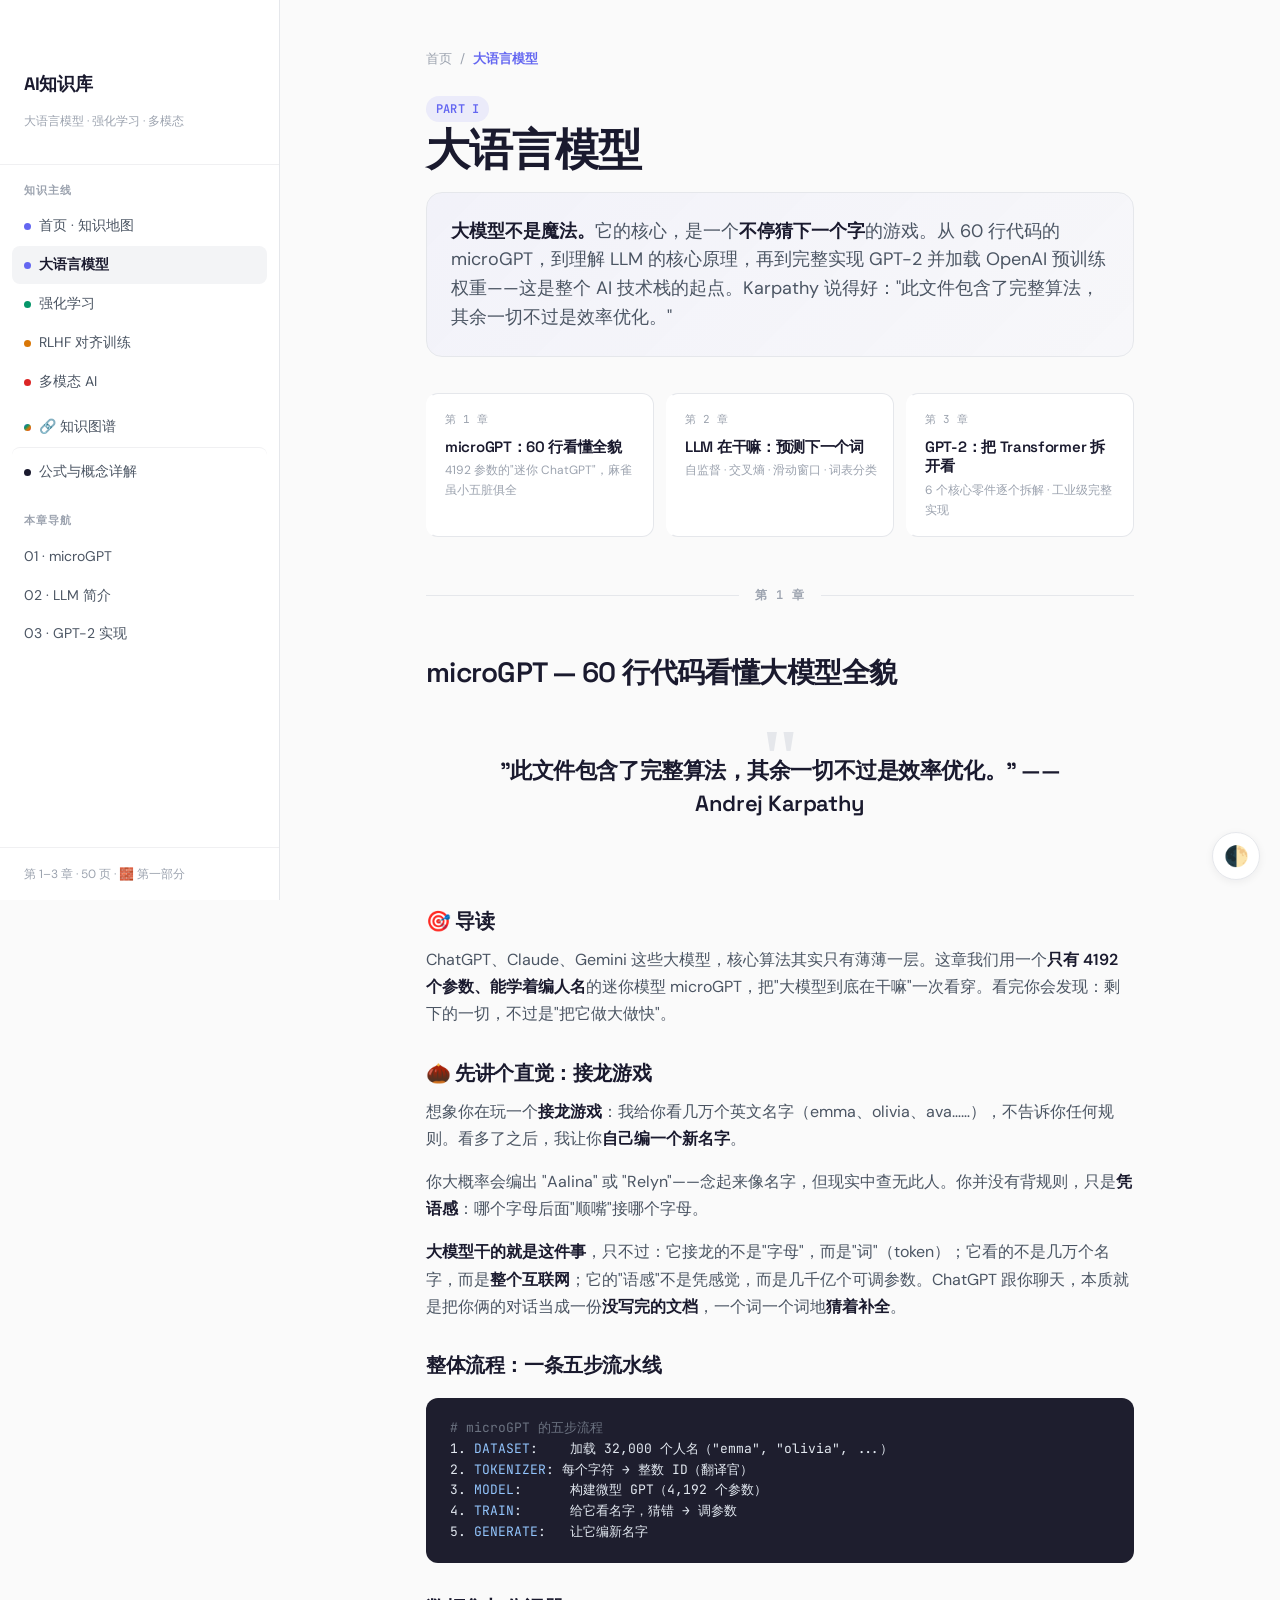
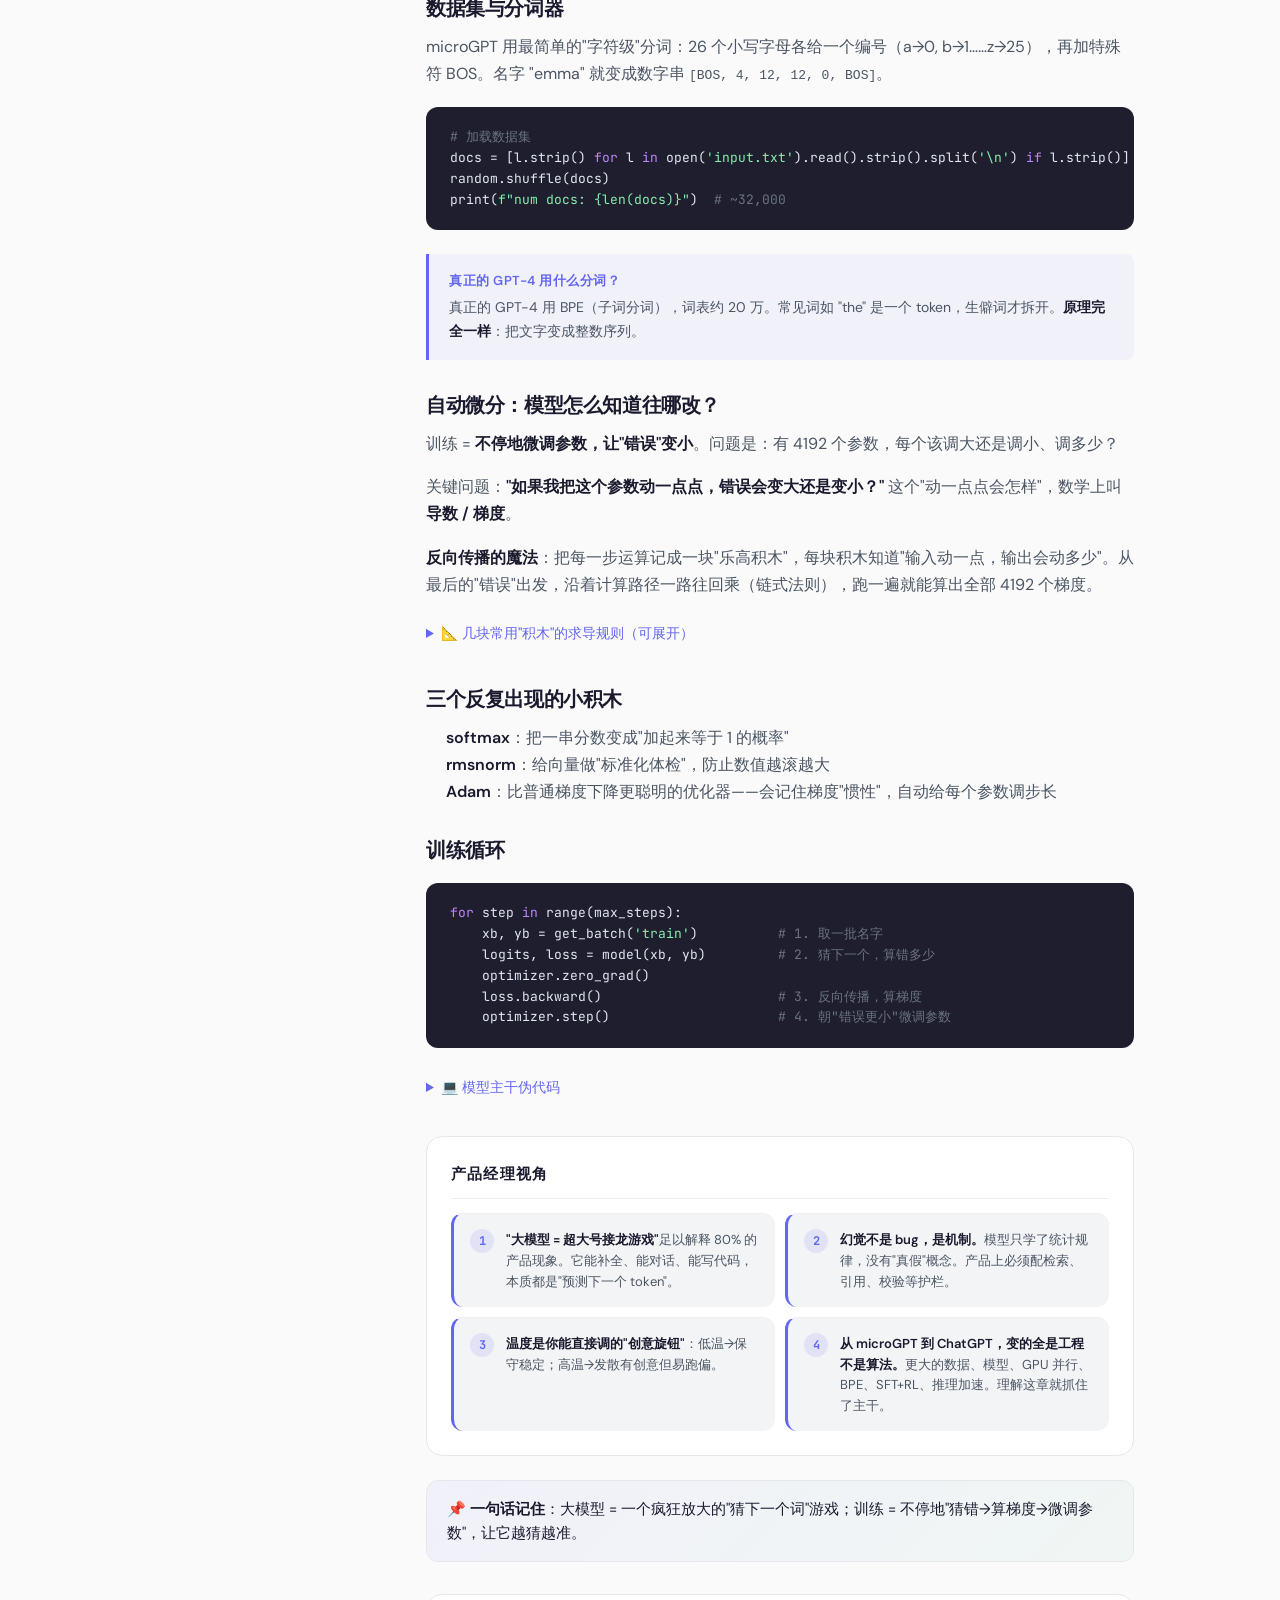
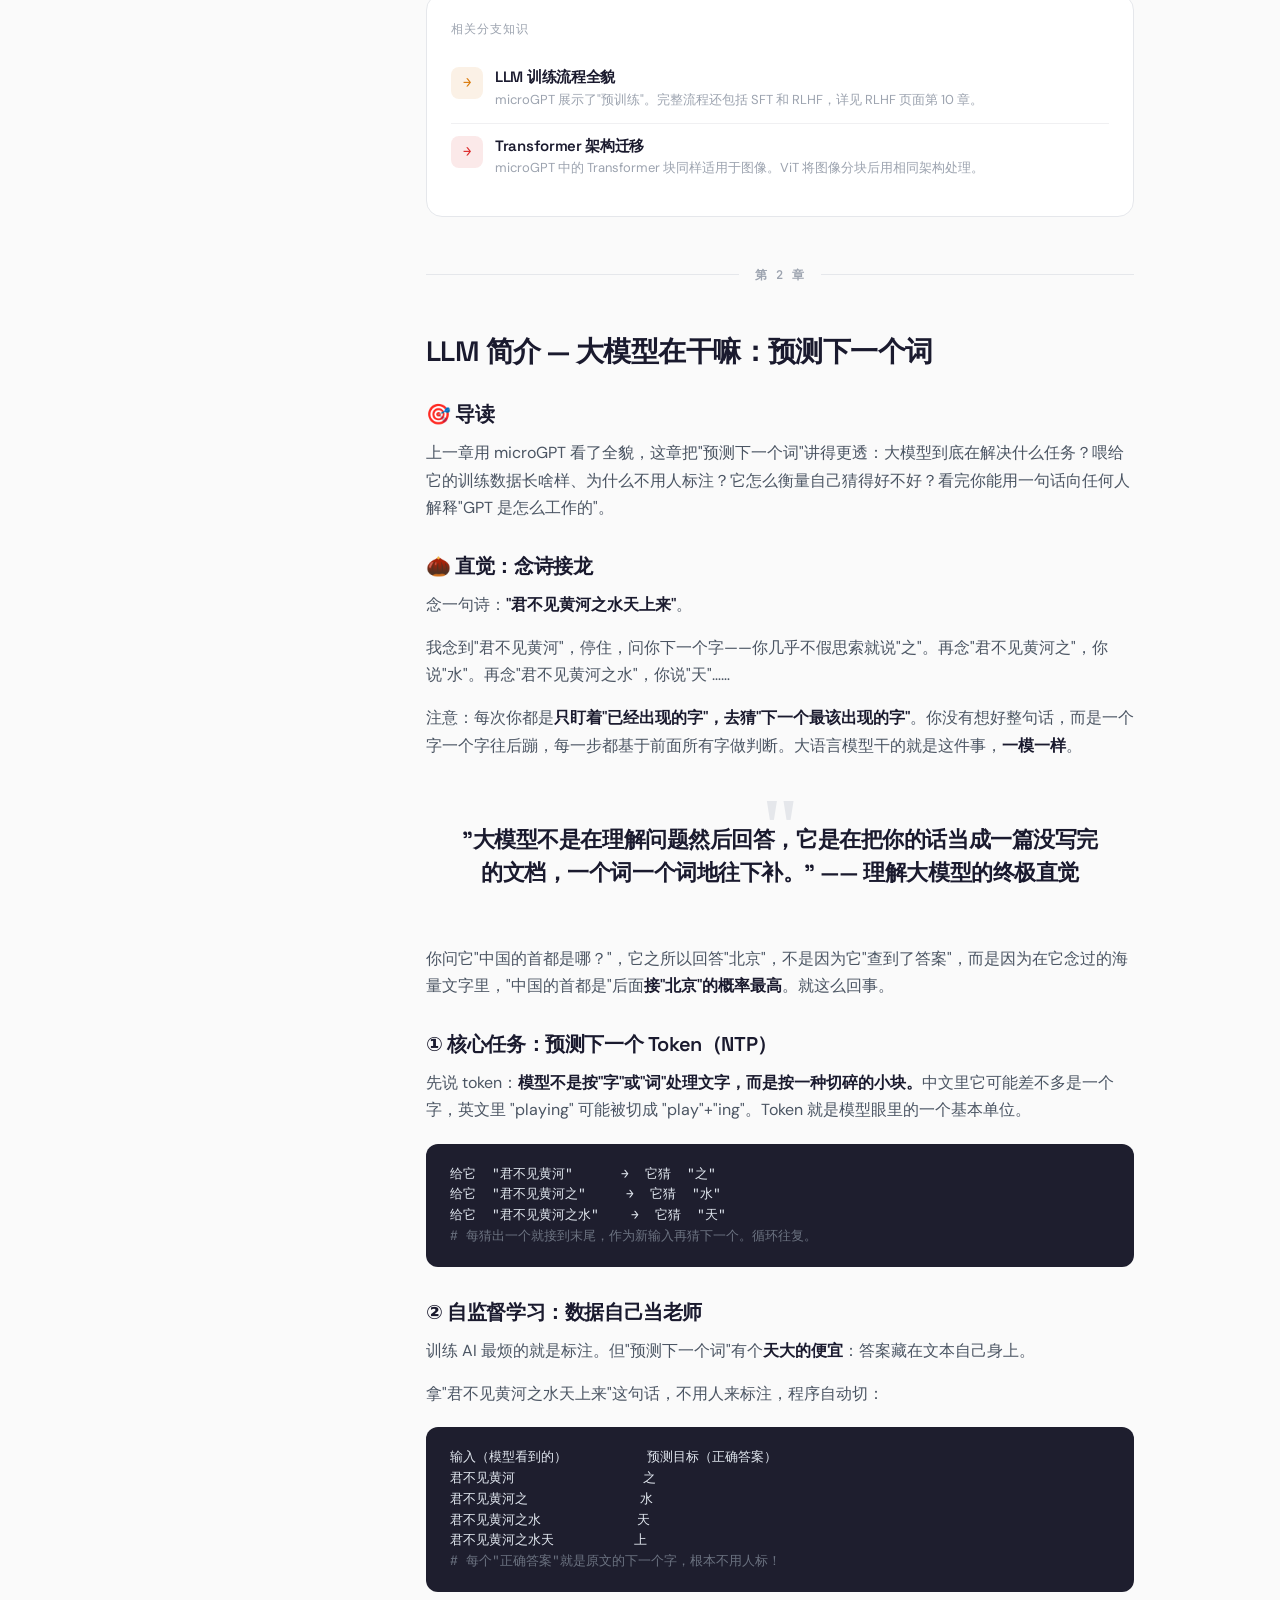
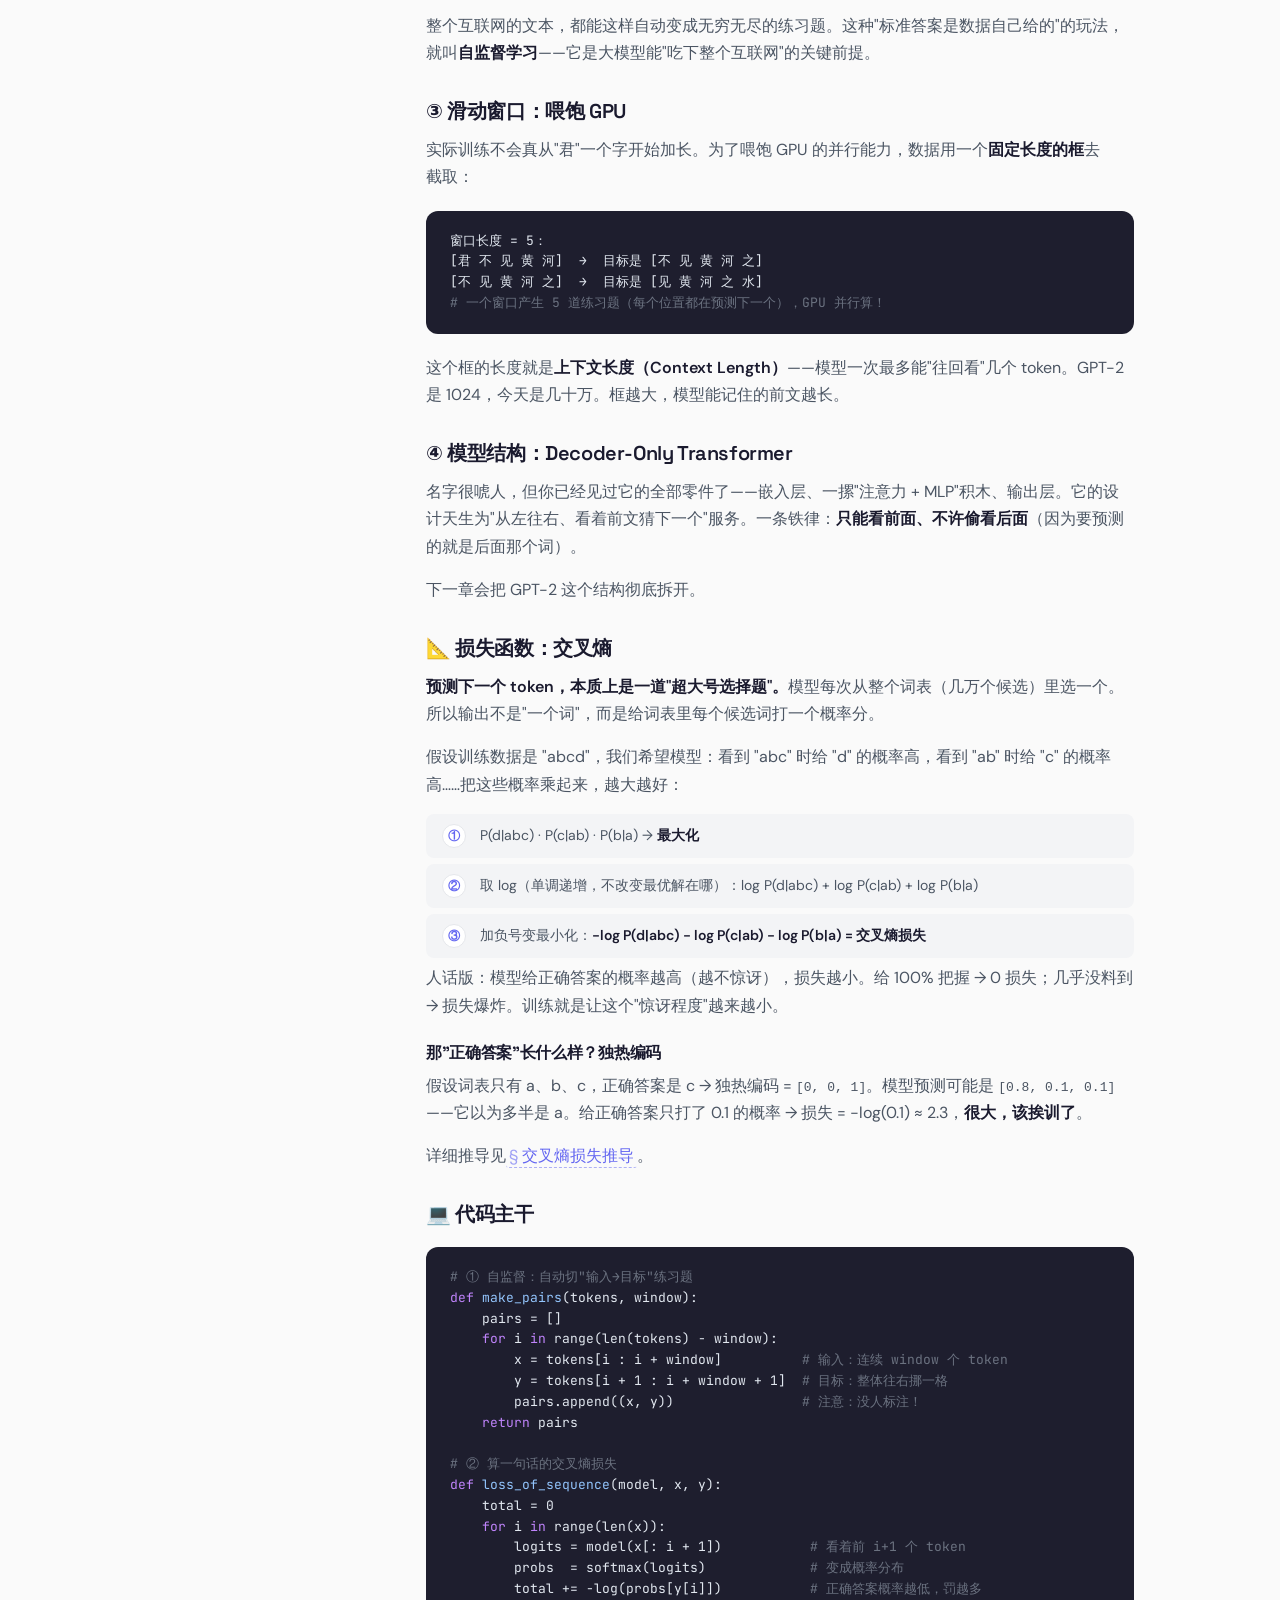
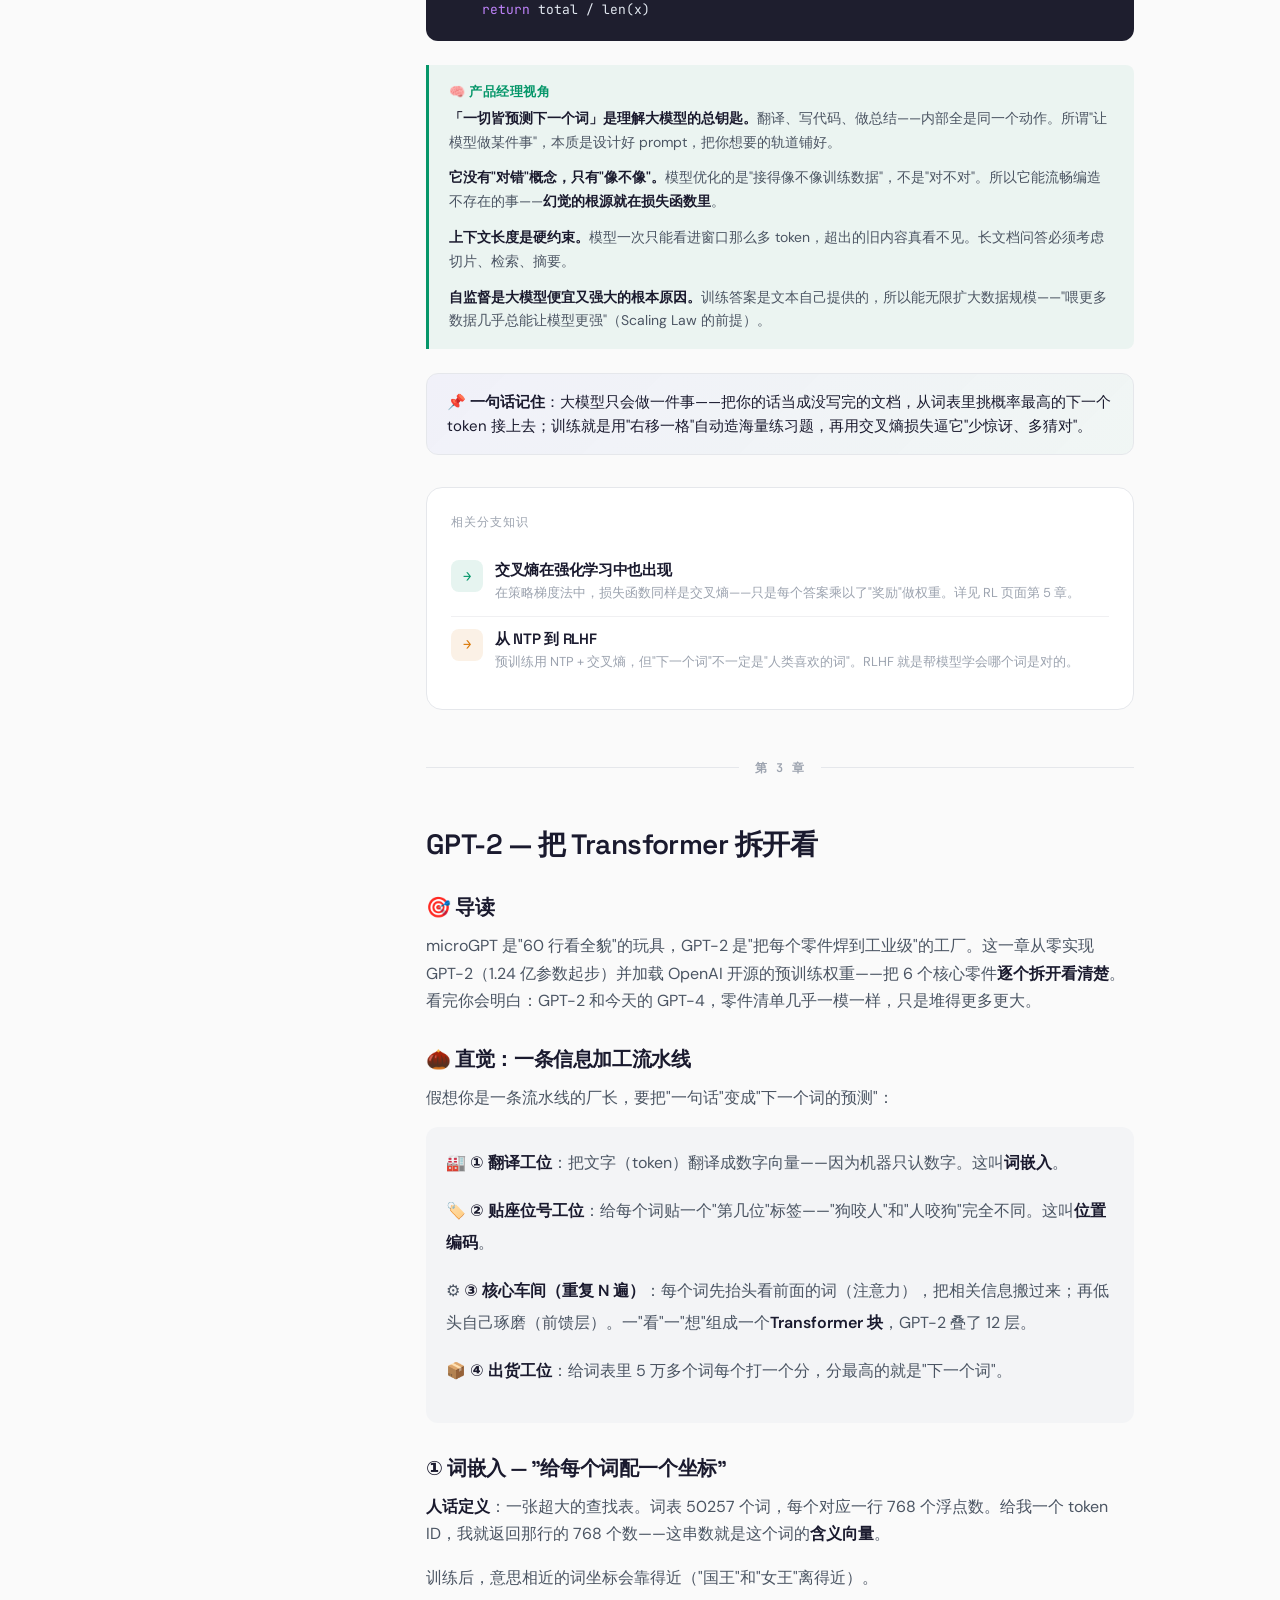
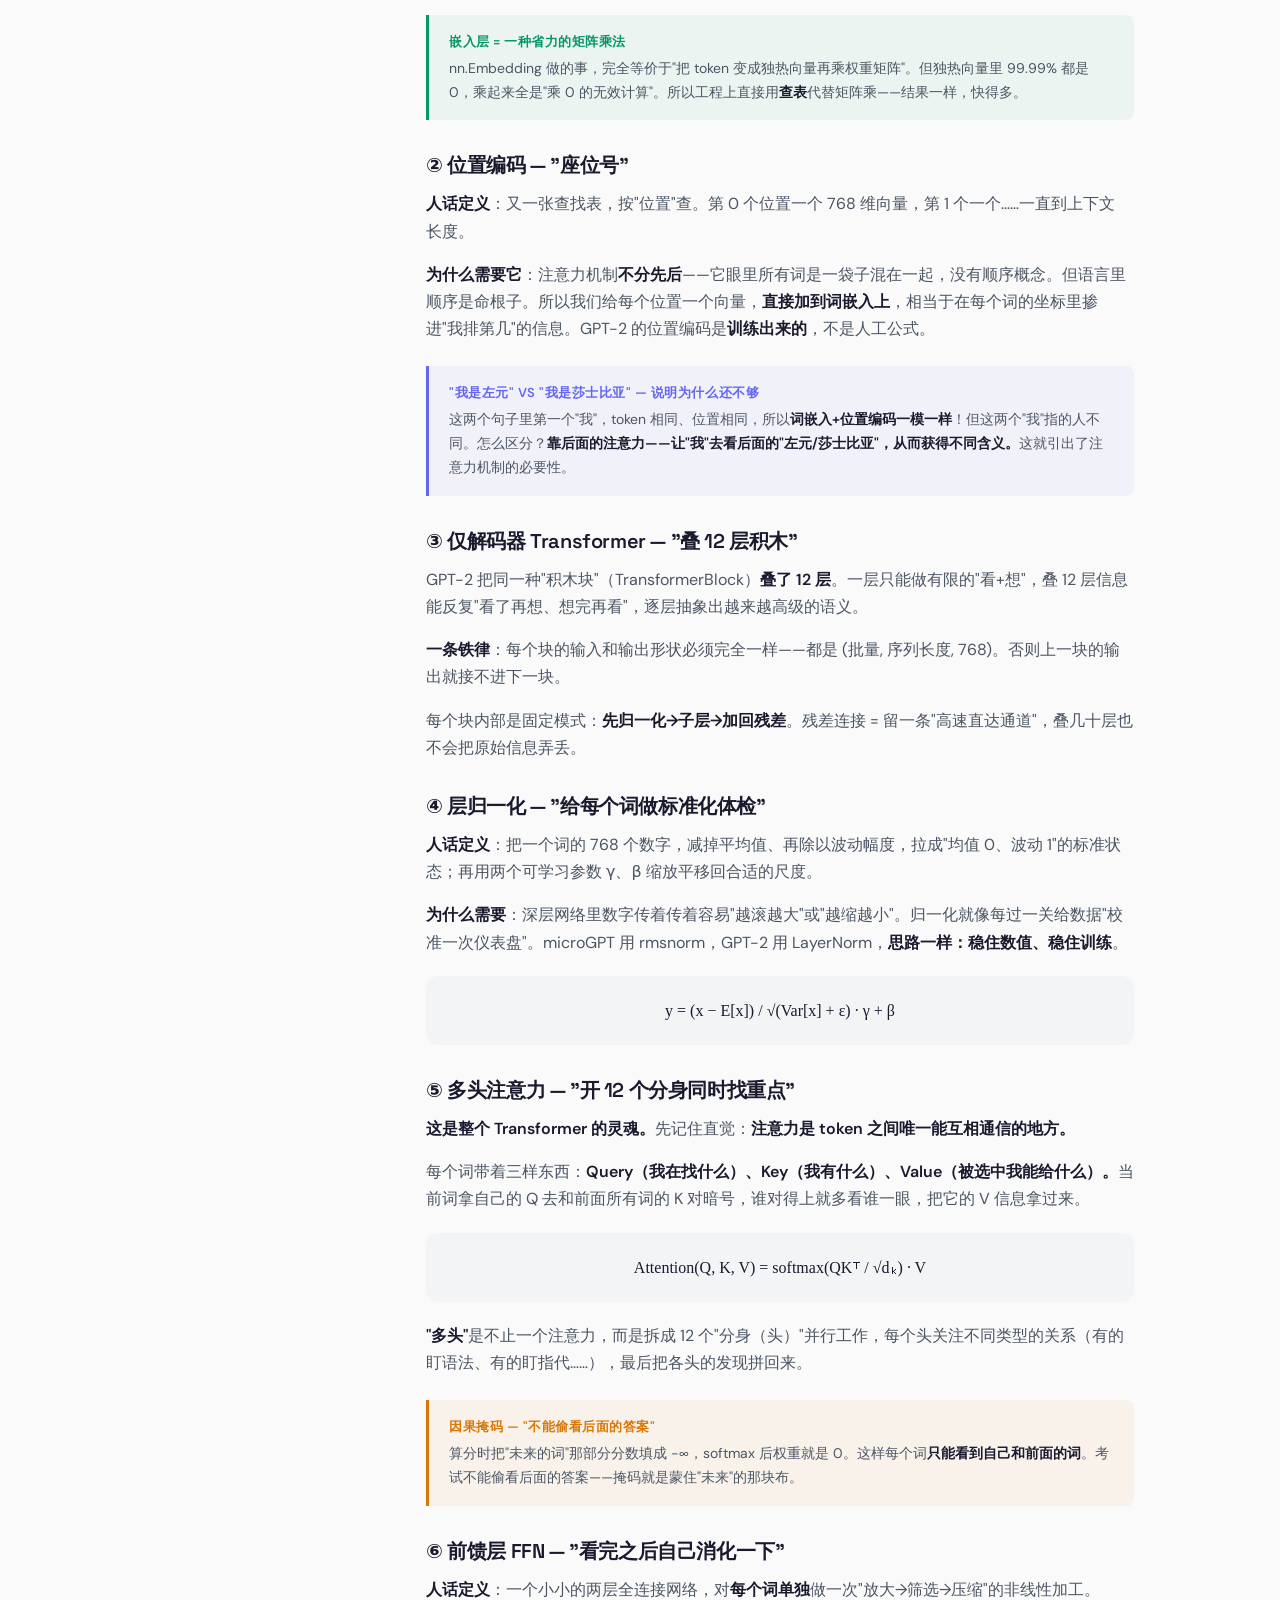
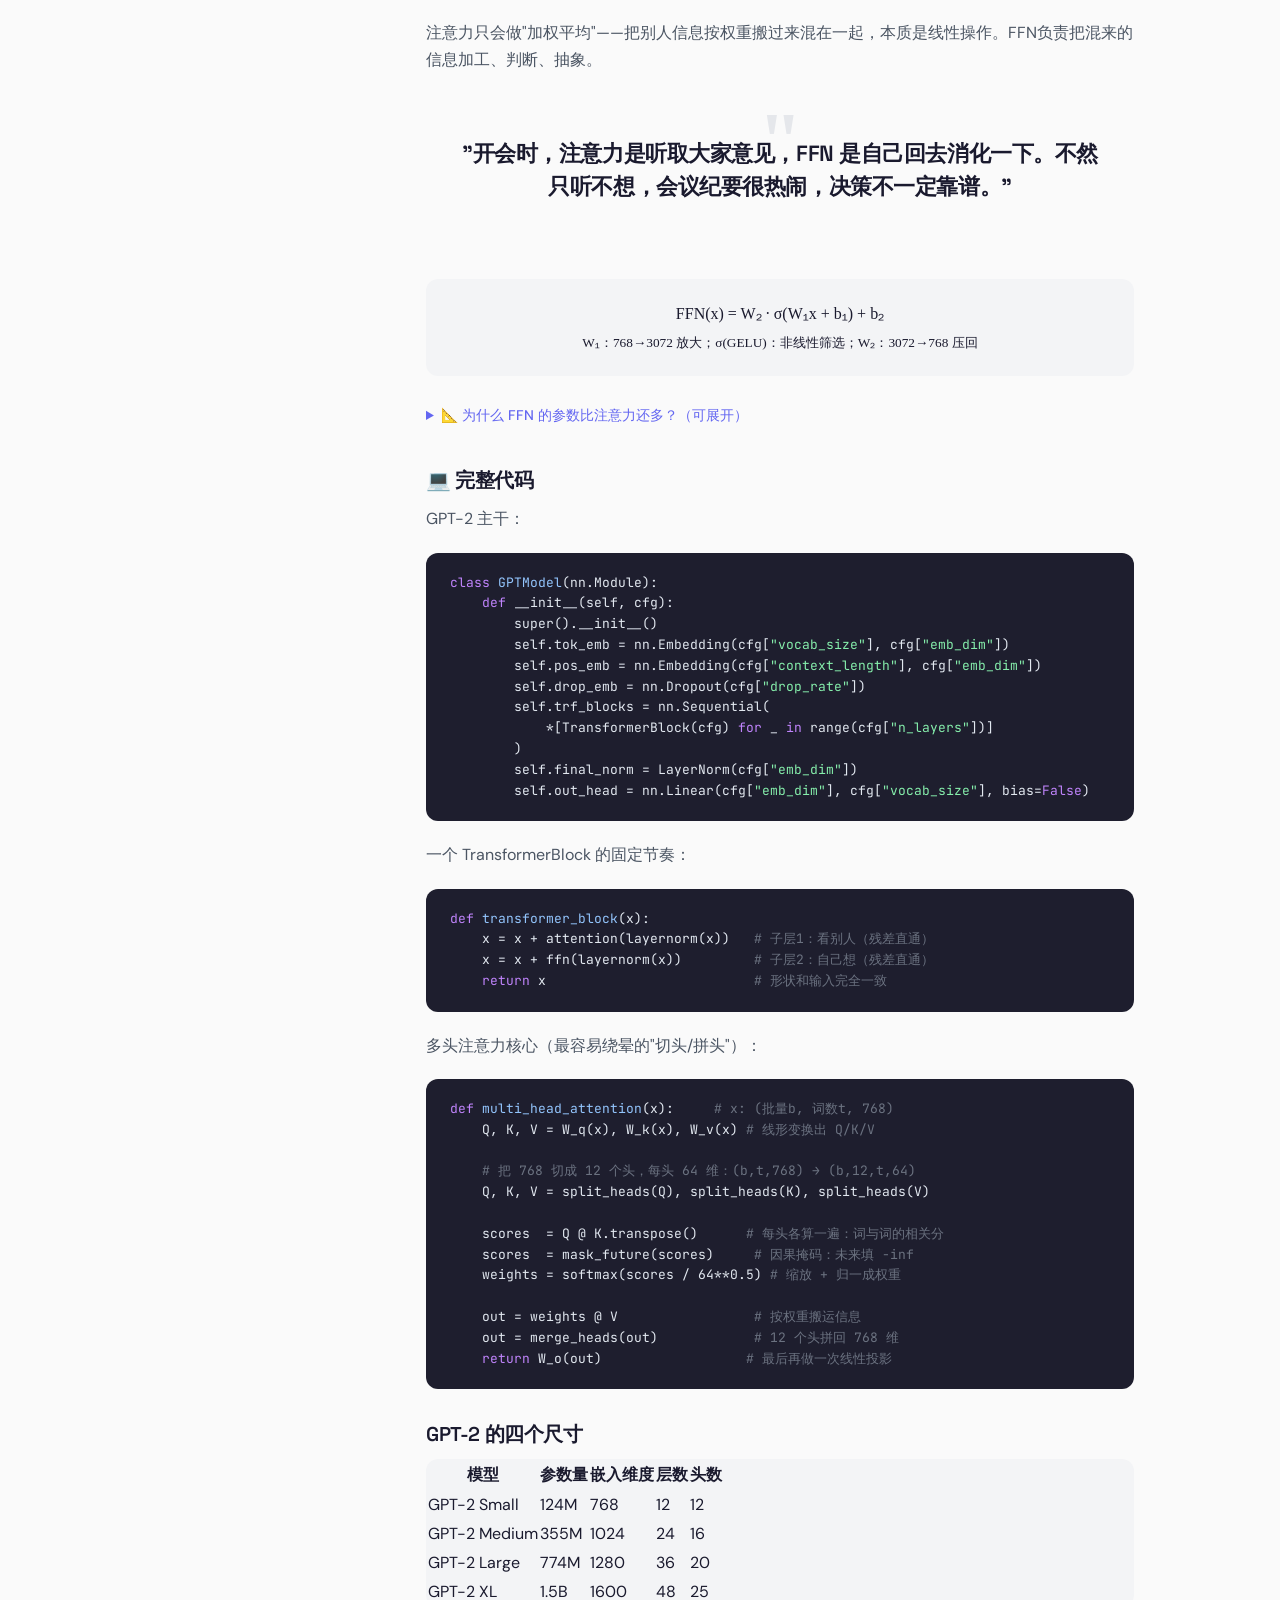
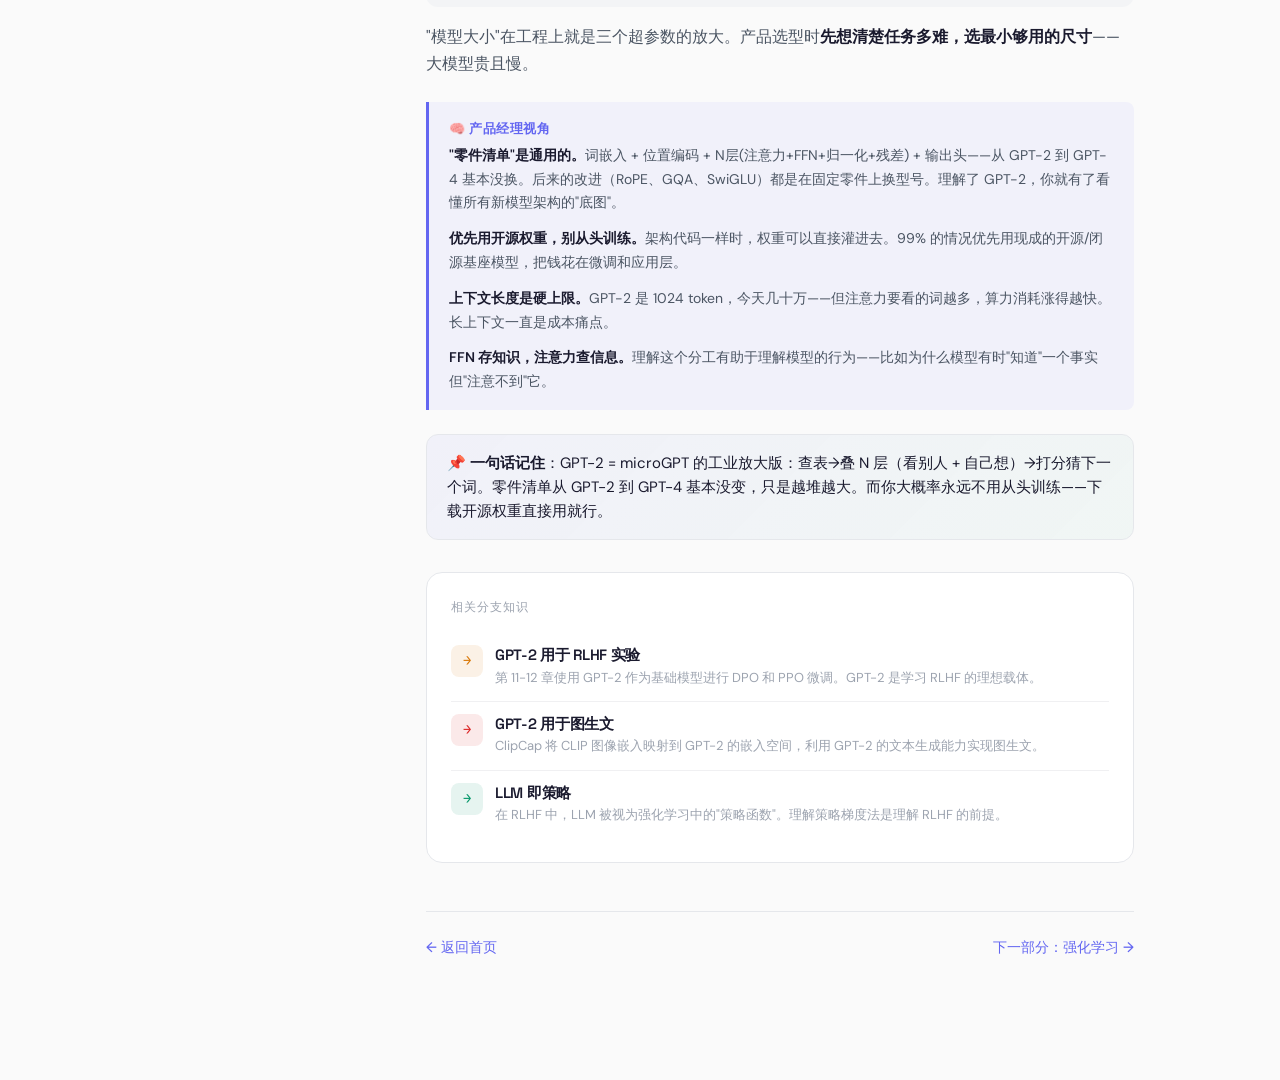
<file: llm.html>
<!DOCTYPE html>
<html lang="zh-CN">
<head>
<meta charset="UTF-8">
<meta name="viewport" content="width=device-width, initial-scale=1.0">
<title>大语言模型 — AI知识库</title>
<link rel="stylesheet" href="style.css">
</head>
<body>
<button class="nav-toggle" onclick="document.querySelector('.sidebar').classList.toggle('open')">☰</button>

<!-- 搜索覆盖层 -->
<div id="search-overlay" class="search-overlay">
  <div class="search-box">
    <input type="text" id="search-input" class="search-input" placeholder="搜索概念、公式、章节... (Ctrl+K)" autocomplete="off">
    <div id="search-results" class="search-results"></div>
    <div class="search-hint">ESC 关闭 · ↑↓ 选择 · Enter 跳转</div>
  </div>
</div>

<!-- 主题切换 -->
<button class="theme-toggle" id="theme-toggle" title="切换主题">🌓</button>

<div class="shell">

<aside class="sidebar">
  <div class="sidebar-brand">
    <h2>AI知识库</h2>
    <p>大语言模型 · 强化学习 · 多模态</p>
  </div>
  <nav class="sidebar-nav">
    <div class="sidebar-group">
      <div class="sidebar-group-title">知识主线</div>
      <a class="sidebar-link" href="index.html"><span class="dot" style="background:var(--c-llm)"></span>首页 · 知识地图</a>
      <a class="sidebar-link active" href="llm.html"><span class="dot" style="background:var(--c-llm)"></span>大语言模型</a>
      <a class="sidebar-link" href="rl.html"><span class="dot" style="background:var(--c-rl)"></span>强化学习</a>
      <a class="sidebar-link" href="rlhf.html"><span class="dot" style="background:var(--c-rlhf)"></span>RLHF 对齐训练</a>
      <a class="sidebar-link" href="multimodal.html"><span class="dot" style="background:var(--c-mm)"></span>多模态 AI</a>
      <a class="sidebar-link" href="knowledge-graph.html" style="margin-top:8px"><span class="dot" style="background:linear-gradient(135deg,var(--c-llm),var(--c-rl),var(--c-rlhf),var(--c-mm))"></span>🔗 知识图谱</a>
      <a class="sidebar-link" href="derivations.html" style="border-top:1px solid var(--border-soft);padding-top:12px"><span class="dot" style="background:var(--ink)"></span>公式与概念详解</a>
    </div>
    <div class="sidebar-group">
      <div class="sidebar-group-title">本章导航</div>
      <a class="sidebar-link" href="#microgpt">01 · microGPT</a>
      <a class="sidebar-link" href="#llm-intro">02 · LLM 简介</a>
      <a class="sidebar-link" href="#gpt2">03 · GPT-2 实现</a>
    </div>
  </nav>
  <div class="sidebar-footer">第 1–3 章 · 50 页 · 🧱 第一部分</div>
</aside>

<main class="main">

  <!-- ====== 页面头部 ====== -->
  <div class="breadcrumb">
    <a href="index.html">首页</a> <span class="breadcrumb-sep">/</span>
    <span style="color:var(--c-llm);font-weight:600">大语言模型</span>
  </div>

  <span class="tag tag-llm">PART I</span>
  <h1>大语言模型</h1>

  <div class="page-intro page-intro-llm fade-in">
    <p class="lead"><strong>大模型不是魔法。</strong>它的核心，是一个<strong>不停猜下一个字</strong>的游戏。从 60 行代码的 microGPT，到理解 LLM 的核心原理，再到完整实现 GPT-2 并加载 OpenAI 预训练权重——这是整个 AI 技术栈的起点。Karpathy 说得好："此文件包含了完整算法，其余一切不过是效率优化。"</p>
  </div>

  <!-- ====== 章节导航卡片 ====== -->
  <div class="section-nav-grid fade-in fade-in-delay-1">
    <a class="section-nav-card" data-branch="llm" href="#microgpt">
      <div class="section-nav-num">第 1 章</div>
      <h4>microGPT：60 行看懂全貌</h4>
      <p>4192 参数的"迷你 ChatGPT"，麻雀虽小五脏俱全</p>
    </a>
    <a class="section-nav-card" data-branch="llm" href="#llm-intro">
      <div class="section-nav-num">第 2 章</div>
      <h4>LLM 在干嘛：预测下一个词</h4>
      <p>自监督 · 交叉熵 · 滑动窗口 · 词表分类</p>
    </a>
    <a class="section-nav-card" data-branch="llm" href="#gpt2">
      <div class="section-nav-num">第 3 章</div>
      <h4>GPT-2：把 Transformer 拆开看</h4>
      <p>6 个核心零件逐个拆解 · 工业级完整实现</p>
    </a>
  </div>

  <!-- ====== 章节分隔线 ====== -->
  <div class="chapter-sep"><span>第 1 章</span></div>

  <!-- ============================ CHAPTER 1: microGPT ============================ -->
  <section class="section fade-in" id="microgpt">
    <h2>microGPT — 60 行代码看懂大模型全貌</h2>

    <blockquote class="big-quote">
      "此文件包含了完整算法，其余一切不过是效率优化。"
      <span class="big-quote-attribution">—— Andrej Karpathy</span>
    </blockquote>

    <h3>🎯 导读</h3>
    <p>ChatGPT、Claude、Gemini 这些大模型，核心算法其实只有薄薄一层。这章我们用一个<strong>只有 4192 个参数、能学着编人名</strong>的迷你模型 microGPT，把"大模型到底在干嘛"一次看穿。看完你会发现：剩下的一切，不过是"把它做大做快"。</p>

    <h3>🌰 先讲个直觉：接龙游戏</h3>
    <p>想象你在玩一个<strong>接龙游戏</strong>：我给你看几万个英文名字（emma、olivia、ava……），不告诉你任何规则。看多了之后，我让你<strong>自己编一个新名字</strong>。</p>
    <p>你大概率会编出 "Aalina" 或 "Relyn"——念起来像名字，但现实中查无此人。你并没有背规则，只是<strong>凭语感</strong>：哪个字母后面"顺嘴"接哪个字母。</p>
    <p><strong>大模型干的就是这件事</strong>，只不过：它接龙的不是"字母"，而是"词"（token）；它看的不是几万个名字，而是<strong>整个互联网</strong>；它的"语感"不是凭感觉，而是几千亿个可调参数。ChatGPT 跟你聊天，本质就是把你俩的对话当成一份<strong>没写完的文档</strong>，一个词一个词地<strong>猜着补全</strong>。</p>

    <h3>整体流程：一条五步流水线</h3>
    <div class="code-block"><pre><span class="comment"># microGPT 的五步流程</span>
1. <span class="fn">DATASET</span>:    加载 32,000 个人名（"emma", "olivia", ...）
2. <span class="fn">TOKENIZER</span>: 每个字符 → 整数 ID（翻译官）
3. <span class="fn">MODEL</span>:      构建微型 GPT（4,192 个参数）
4. <span class="fn">TRAIN</span>:      给它看名字，猜错 → 调参数
5. <span class="fn">GENERATE</span>:   让它编新名字</pre></div>

    <h3>数据集与分词器</h3>
    <p>microGPT 用最简单的"字符级"分词：26 个小写字母各给一个编号（a→0, b→1……z→25），再加特殊符 BOS。名字 "emma" 就变成数字串 <code>[BOS, 4, 12, 12, 0, BOS]</code>。</p>
    <div class="code-block"><pre><span class="comment"># 加载数据集</span>
docs = [l.strip() <span class="keyword">for</span> l <span class="keyword">in</span> open(<span class="string">'input.txt'</span>).read().strip().split(<span class="string">'\n'</span>) <span class="keyword">if</span> l.strip()]
random.shuffle(docs)
print(<span class="string">f"num docs: {len(docs)}"</span>)  <span class="comment"># ~32,000</span></pre></div>
    <div class="callout callout-info">
      <div class="callout-title">真正的 GPT-4 用什么分词？</div>
      <p>真正的 GPT-4 用 BPE（子词分词），词表约 20 万。常见词如 "the" 是一个 token，生僻词才拆开。<strong>原理完全一样</strong>：把文字变成整数序列。</p>
    </div>

    <h3>自动微分：模型怎么知道往哪改？</h3>
    <p>训练 = <strong>不停地微调参数，让"错误"变小</strong>。问题是：有 4192 个参数，每个该调大还是调小、调多少？</p>
    <p>关键问题：<strong>"如果我把这个参数动一点点，错误会变大还是变小？"</strong> 这个"动一点点会怎样"，数学上叫<strong>导数 / 梯度</strong>。</p>
    <p><strong>反向传播的魔法</strong>：把每一步运算记成一块"乐高积木"，每块积木知道"输入动一点，输出会动多少"。从最后的"错误"出发，沿着计算路径一路往回乘（链式法则），跑一遍就能算出全部 4192 个梯度。</p>

    <details class="expand-detail">
      <summary>📐 几块常用"积木"的求导规则（可展开）</summary>
      <div style="background:var(--bg-soft);border-radius:var(--r-sm);padding:16px;margin-top:8px;overflow-x:auto">
        <table style="width:100%;border-collapse:collapse;font-size:13px">
          <tr><th style="text-align:left;padding:8px;border-bottom:1px solid var(--border)">运算</th><th style="text-align:left;padding:8px;border-bottom:1px solid var(--border)">前向（算出什么）</th><th style="text-align:left;padding:8px;border-bottom:1px solid var(--border)">梯度（怎么往回传）</th></tr>
          <tr><td style="padding:8px;font-family:var(--font-mono)">a + b</td><td style="padding:8px;font-family:var(--font-mono)">a + b</td><td style="padding:8px">对 a、对 b 都是 1</td></tr>
          <tr><td style="padding:8px;font-family:var(--font-mono)">a × b</td><td style="padding:8px;font-family:var(--font-mono)">a·b</td><td style="padding:8px">对 a 是 b，对 b 是 a</td></tr>
          <tr><td style="padding:8px;font-family:var(--font-mono)">aⁿ</td><td style="padding:8px;font-family:var(--font-mono)">aⁿ</td><td style="padding:8px;font-family:var(--font-mono)">n·aⁿ⁻¹</td></tr>
          <tr><td style="padding:8px;font-family:var(--font-mono)">ln a</td><td style="padding:8px;font-family:var(--font-mono)">ln a</td><td style="padding:8px;font-family:var(--font-mono)">1/a</td></tr>
          <tr><td style="padding:8px;font-family:var(--font-mono)">eᵃ</td><td style="padding:8px;font-family:var(--font-mono)">eᵃ</td><td style="padding:8px;font-family:var(--font-mono)">eᵃ</td></tr>
          <tr><td style="padding:8px;font-family:var(--font-mono)">relu(a)</td><td style="padding:8px;font-family:var(--font-mono)">max(0,a)</td><td style="padding:8px">a&gt;0 时为 1，否则 0</td></tr>
        </table>
      </div>
    </details>

    <h3>三个反复出现的小积木</h3>
    <ul style="padding-left:20px;margin-bottom:16px;color:var(--ink-2)">
      <li><strong>softmax</strong>：把一串分数变成"加起来等于 1 的概率"</li>
      <li><strong>rmsnorm</strong>：给向量做"标准化体检"，防止数值越滚越大</li>
      <li><strong>Adam</strong>：比普通梯度下降更聪明的优化器——会记住梯度"惯性"，自动给每个参数调步长</li>
    </ul>

    <h3>训练循环</h3>
    <div class="code-block"><pre><span class="keyword">for</span> step <span class="keyword">in</span> range(max_steps):
    xb, yb = get_batch(<span class="string">'train'</span>)          <span class="comment"># 1. 取一批名字</span>
    logits, loss = model(xb, yb)         <span class="comment"># 2. 猜下一个，算错多少</span>
    optimizer.zero_grad()
    loss.backward()                      <span class="comment"># 3. 反向传播，算梯度</span>
    optimizer.step()                     <span class="comment"># 4. 朝"错误更小"微调参数</span></pre></div>

    <details class="expand-detail">
      <summary>💻 模型主干伪代码</summary>
      <div class="code-block"><pre><span class="keyword">def</span> <span class="fn">gpt</span>(token_id, pos_id, keys, values):
    x = wte[token_id] + wpe[pos_id]    <span class="comment"># 查表：token + 位置 → 向量</span>
    <span class="keyword">for</span> layer <span class="keyword">in</span> layers:
        x = x + attention(rmsnorm(x), keys, values)  <span class="comment"># 注意力：看前面</span>
        x = x + mlp(rmsnorm(x))         <span class="comment"># MLP：自己想</span>
    <span class="keyword">return</span> linear(x, lm_head)           <span class="comment"># 输出：给每个词打分</span></pre></div>
    </details>

    <!-- 产品视角：网格卡片布局 -->
    <div class="insight-grid">
      <div class="insight-grid-title">产品经理视角</div>
      <div class="insight-card">
        <div class="insight-card-num">1</div>
        <div class="insight-card-body"><strong>"大模型 = 超大号接龙游戏"</strong>足以解释 80% 的产品现象。它能补全、能对话、能写代码，本质都是"预测下一个 token"。</div>
      </div>
      <div class="insight-card">
        <div class="insight-card-num">2</div>
        <div class="insight-card-body"><strong>幻觉不是 bug，是机制。</strong>模型只学了统计规律，没有"真假"概念。产品上必须配检索、引用、校验等护栏。</div>
      </div>
      <div class="insight-card">
        <div class="insight-card-num">3</div>
        <div class="insight-card-body"><strong>温度是你能直接调的"创意旋钮"</strong>：低温→保守稳定；高温→发散有创意但易跑偏。</div>
      </div>
      <div class="insight-card">
        <div class="insight-card-num">4</div>
        <div class="insight-card-body"><strong>从 microGPT 到 ChatGPT，变的全是工程不是算法。</strong>更大的数据、模型、GPU 并行、BPE、SFT+RL、推理加速。理解这章就抓住了主干。</div>
      </div>
    </div>

    <p class="one-liner">📌 <strong>一句话记住</strong>：大模型 = 一个疯狂放大的"猜下一个词"游戏；训练 = 不停地"猜错→算梯度→微调参数"，让它越猜越准。</p>

    <div class="related-box">
      <div class="related-box-title">相关分支知识</div>
      <a class="related-link" href="rlhf.html#training-overview">
        <div class="related-link-icon" style="background:rgba(217,119,6,0.1);color:var(--c-rlhf)">→</div>
        <div class="related-link-content">
          <h4>LLM 训练流程全貌</h4>
          <p>microGPT 展示了"预训练"。完整流程还包括 SFT 和 RLHF，详见 RLHF 页面第 10 章。</p>
        </div>
      </a>
      <a class="related-link" href="multimodal.html#vit">
        <div class="related-link-icon" style="background:rgba(220,38,38,0.1);color:var(--c-mm)">→</div>
        <div class="related-link-content">
          <h4>Transformer 架构迁移</h4>
          <p>microGPT 中的 Transformer 块同样适用于图像。ViT 将图像分块后用相同架构处理。</p>
        </div>
      </a>
    </div>
  </section>

  <!-- ====== 章节分隔线 ====== -->
  <div class="chapter-sep"><span>第 2 章</span></div>

  <!-- ============================ CHAPTER 2: LLM Intro ============================ -->
  <section class="section fade-in" id="llm-intro">
    <h2>LLM 简介 — 大模型在干嘛：预测下一个词</h2>

    <h3>🎯 导读</h3>
    <p>上一章用 microGPT 看了全貌，这章把"预测下一个词"讲得更透：大模型到底在解决什么任务？喂给它的训练数据长啥样、为什么不用人标注？它怎么衡量自己猜得好不好？看完你能用一句话向任何人解释"GPT 是怎么工作的"。</p>

    <h3>🌰 直觉：念诗接龙</h3>
    <p>念一句诗：<strong>"君不见黄河之水天上来"</strong>。</p>
    <p>我念到"君不见黄河"，停住，问你下一个字——你几乎不假思索就说"之"。再念"君不见黄河之"，你说"水"。再念"君不见黄河之水"，你说"天"……</p>
    <p>注意：每次你都是<strong>只盯着"已经出现的字"，去猜"下一个最该出现的字"</strong>。你没有想好整句话，而是一个字一个字往后蹦，每一步都基于前面所有字做判断。大语言模型干的就是这件事，<strong>一模一样</strong>。</p>

    <blockquote class="big-quote">
      "大模型不是在理解问题然后回答，它是在把你的话当成一篇没写完的文档，一个词一个词地往下补。"
      <span class="big-quote-attribution">—— 理解大模型的终极直觉</span>
    </blockquote>

    <p>你问它"中国的首都是哪？"，它之所以回答"北京"，不是因为它"查到了答案"，而是因为在它念过的海量文字里，"中国的首都是"后面<strong>接"北京"的概率最高</strong>。就这么回事。</p>

    <h3>① 核心任务：预测下一个 Token（NTP）</h3>
    <p>先说 token：<strong>模型不是按"字"或"词"处理文字，而是按一种切碎的小块。</strong>中文里它可能差不多是一个字，英文里 "playing" 可能被切成 "play"+"ing"。Token 就是模型眼里的一个基本单位。</p>
    <div class="code-block"><pre>给它  "君不见黄河"      →  它猜  "之"
给它  "君不见黄河之"     →  它猜  "水"
给它  "君不见黄河之水"    →  它猜  "天"
<span class="comment"># 每猜出一个就接到末尾，作为新输入再猜下一个。循环往复。</span></pre></div>

    <h3>② 自监督学习：数据自己当老师</h3>
    <p>训练 AI 最烦的就是标注。但"预测下一个词"有个<strong>天大的便宜</strong>：答案藏在文本自己身上。</p>
    <p>拿"君不见黄河之水天上来"这句话，不用人来标注，程序自动切：</p>
    <div class="code-block"><pre>输入（模型看到的）          预测目标（正确答案）
君不见黄河                之
君不见黄河之              水
君不见黄河之水            天
君不见黄河之水天          上
<span class="comment"># 每个"正确答案"就是原文的下一个字，根本不用人标！</span></pre></div>
    <p>整个互联网的文本，都能这样自动变成无穷无尽的练习题。这种"标准答案是数据自己给的"的玩法，就叫<strong>自监督学习</strong>——它是大模型能"吃下整个互联网"的关键前提。</p>

    <h3>③ 滑动窗口：喂饱 GPU</h3>
    <p>实际训练不会真从"君"一个字开始加长。为了喂饱 GPU 的并行能力，数据用一个<strong>固定长度的框</strong>去截取：</p>
    <div class="code-block"><pre>窗口长度 = 5：
[君 不 见 黄 河]  →  目标是 [不 见 黄 河 之]
[不 见 黄 河 之]  →  目标是 [见 黄 河 之 水]
<span class="comment"># 一个窗口产生 5 道练习题（每个位置都在预测下一个），GPU 并行算！</span></pre></div>
    <p>这个框的长度就是<strong>上下文长度（Context Length）</strong>——模型一次最多能"往回看"几个 token。GPT-2 是 1024，今天是几十万。框越大，模型能记住的前文越长。</p>

    <h3>④ 模型结构：Decoder-Only Transformer</h3>
    <p>名字很唬人，但你已经见过它的全部零件了——嵌入层、一摞"注意力 + MLP"积木、输出层。它的设计天生为"从左往右、看着前文猜下一个"服务。一条铁律：<strong>只能看前面、不许偷看后面</strong>（因为要预测的就是后面那个词）。</p>
    <p>下一章会把 GPT-2 这个结构彻底拆开。</p>

    <h3>📐 损失函数：交叉熵</h3>
    <p><strong>预测下一个 token，本质上是一道"超大号选择题"。</strong>模型每次从整个词表（几万个候选）里选一个。所以输出不是"一个词"，而是给词表里每个候选词打一个概率分。</p>
    <p>假设训练数据是 "abcd"，我们希望模型：看到 "abc" 时给 "d" 的概率高，看到 "ab" 时给 "c" 的概率高……把这些概率乘起来，越大越好：</p>

    <div class="formula-step">
      <div class="formula-step-num">①</div>
      <div class="formula-step-body">P(d|abc) · P(c|ab) · P(b|a) → <strong>最大化</strong></div>
    </div>
    <div class="formula-step">
      <div class="formula-step-num">②</div>
      <div class="formula-step-body">取 log（单调递增，不改变最优解在哪）：log P(d|abc) + log P(c|ab) + log P(b|a)</div>
    </div>
    <div class="formula-step">
      <div class="formula-step-num">③</div>
      <div class="formula-step-body">加负号变最小化：<strong>−log P(d|abc) − log P(c|ab) − log P(b|a) = 交叉熵损失</strong></div>
    </div>

    <p>人话版：模型给正确答案的概率越高（越不惊讶），损失越小。给 100% 把握 → 0 损失；几乎没料到 → 损失爆炸。训练就是让这个"惊讶程度"越来越小。</p>

    <h4>那"正确答案"长什么样？独热编码</h4>
    <p>假设词表只有 a、b、c，正确答案是 c → 独热编码 = <code>[0, 0, 1]</code>。模型预测可能是 <code>[0.8, 0.1, 0.1]</code>——它以为多半是 a。给正确答案只打了 0.1 的概率 → 损失 = −log(0.1) ≈ 2.3，<strong>很大，该挨训了</strong>。</p>

    <p>详细推导见<a href="derivations.html#cross-entropy" class="concept-link">交叉熵损失推导</a>。</p>

    <h3>💻 代码主干</h3>
    <div class="code-block"><pre><span class="comment"># ① 自监督：自动切"输入→目标"练习题</span>
<span class="keyword">def</span> <span class="fn">make_pairs</span>(tokens, window):
    pairs = []
    <span class="keyword">for</span> i <span class="keyword">in</span> range(len(tokens) - window):
        x = tokens[i : i + window]          <span class="comment"># 输入：连续 window 个 token</span>
        y = tokens[i + 1 : i + window + 1]  <span class="comment"># 目标：整体往右挪一格</span>
        pairs.append((x, y))                <span class="comment"># 注意：没人标注！</span>
    <span class="keyword">return</span> pairs

<span class="comment"># ② 算一句话的交叉熵损失</span>
<span class="keyword">def</span> <span class="fn">loss_of_sequence</span>(model, x, y):
    total = 0
    <span class="keyword">for</span> i <span class="keyword">in</span> range(len(x)):
        logits = model(x[: i + 1])           <span class="comment"># 看着前 i+1 个 token</span>
        probs  = softmax(logits)             <span class="comment"># 变成概率分布</span>
        total += -log(probs[y[i]])           <span class="comment"># 正确答案概率越低，罚越多</span>
    <span class="keyword">return</span> total / len(x)</pre></div>

    <!-- 产品视角：对话式排版 -->
    <div class="callout callout-tip">
      <div class="callout-title">🧠 产品经理视角</div>
      <p><strong>「一切皆预测下一个词」是理解大模型的总钥匙。</strong>翻译、写代码、做总结——内部全是同一个动作。所谓"让模型做某件事"，本质是设计好 prompt，把你想要的轨道铺好。</p>
      <p style="margin-top:12px"><strong>它没有"对错"概念，只有"像不像"。</strong>模型优化的是"接得像不像训练数据"，不是"对不对"。所以它能流畅编造不存在的事——<strong>幻觉的根源就在损失函数里</strong>。</p>
      <p style="margin-top:12px"><strong>上下文长度是硬约束。</strong>模型一次只能看进窗口那么多 token，超出的旧内容真看不见。长文档问答必须考虑切片、检索、摘要。</p>
      <p style="margin-top:12px"><strong>自监督是大模型便宜又强大的根本原因。</strong>训练答案是文本自己提供的，所以能无限扩大数据规模——"喂更多数据几乎总能让模型更强"（Scaling Law 的前提）。</p>
    </div>

    <p class="one-liner">📌 <strong>一句话记住</strong>：大模型只会做一件事——把你的话当成没写完的文档，从词表里挑概率最高的下一个 token 接上去；训练就是用"右移一格"自动造海量练习题，再用交叉熵损失逼它"少惊讶、多猜对"。</p>

    <div class="related-box">
      <div class="related-box-title">相关分支知识</div>
      <a class="related-link" href="rl.html#rl-intro">
        <div class="related-link-icon" style="background:rgba(5,150,105,0.1);color:var(--c-rl)">→</div>
        <div class="related-link-content">
          <h4>交叉熵在强化学习中也出现</h4>
          <p>在策略梯度法中，损失函数同样是交叉熵——只是每个答案乘以了"奖励"做权重。详见 RL 页面第 5 章。</p>
        </div>
      </a>
      <a class="related-link" href="rlhf.html#dpo">
        <div class="related-link-icon" style="background:rgba(217,119,6,0.1);color:var(--c-rlhf)">→</div>
        <div class="related-link-content">
          <h4>从 NTP 到 RLHF</h4>
          <p>预训练用 NTP + 交叉熵，但"下一个词"不一定是"人类喜欢的词"。RLHF 就是帮模型学会哪个词是对的。</p>
        </div>
      </a>
    </div>
  </section>

  <!-- ====== 章节分隔线 ====== -->
  <div class="chapter-sep"><span>第 3 章</span></div>

  <!-- ============================ CHAPTER 3: GPT-2 ============================ -->
  <section class="section fade-in" id="gpt2">
    <h2>GPT-2 — 把 Transformer 拆开看</h2>

    <h3>🎯 导读</h3>
    <p>microGPT 是"60 行看全貌"的玩具，GPT-2 是"把每个零件焊到工业级"的工厂。这一章从零实现 GPT-2（1.24 亿参数起步）并加载 OpenAI 开源的预训练权重——把 6 个核心零件<strong>逐个拆开看清楚</strong>。看完你会明白：GPT-2 和今天的 GPT-4，零件清单几乎一模一样，只是堆得更多更大。</p>

    <h3>🌰 直觉：一条信息加工流水线</h3>
    <p>假想你是一条流水线的厂长，要把"一句话"变成"下一个词的预测"：</p>
    <div style="background:var(--bg-soft);border-radius:var(--r-md);padding:20px;margin-bottom:16px;line-height:2">
      <p>🏭 <strong>① 翻译工位</strong>：把文字（token）翻译成数字向量——因为机器只认数字。这叫<strong>词嵌入</strong>。</p>
      <p>🏷️ <strong>② 贴座位号工位</strong>：给每个词贴一个"第几位"标签——"狗咬人"和"人咬狗"完全不同。这叫<strong>位置编码</strong>。</p>
      <p>⚙️ <strong>③ 核心车间（重复 N 遍）</strong>：每个词先抬头看前面的词（注意力），把相关信息搬过来；再低头自己琢磨（前馈层）。一"看"一"想"组成一个<strong>Transformer 块</strong>，GPT-2 叠了 12 层。</p>
      <p>📦 <strong>④ 出货工位</strong>：给词表里 5 万多个词每个打一个分，分最高的就是"下一个词"。</p>
    </div>

    <!-- Component 1: Word Embedding -->
    <h3>① 词嵌入 — "给每个词配一个坐标"</h3>
    <p><strong>人话定义</strong>：一张超大的查找表。词表 50257 个词，每个对应一行 768 个浮点数。给我一个 token ID，我就返回那行的 768 个数——这串数就是这个词的<strong>含义向量</strong>。</p>
    <p>训练后，意思相近的词坐标会靠得近（"国王"和"女王"离得近）。</p>
    <div class="callout callout-tip">
      <div class="callout-title">嵌入层 = 一种省力的矩阵乘法</div>
      <p>nn.Embedding 做的事，完全等价于"把 token 变成独热向量再乘权重矩阵"。但独热向量里 99.99% 都是 0，乘起来全是"乘 0 的无效计算"。所以工程上直接用<strong>查表</strong>代替矩阵乘——结果一样，快得多。</p>
    </div>

    <!-- Component 2: Positional Encoding -->
    <h3>② 位置编码 — "座位号"</h3>
    <p><strong>人话定义</strong>：又一张查找表，按"位置"查。第 0 个位置一个 768 维向量，第 1 个一个……一直到上下文长度。</p>
    <p><strong>为什么需要它</strong>：注意力机制<strong>不分先后</strong>——它眼里所有词是一袋子混在一起，没有顺序概念。但语言里顺序是命根子。所以我们给每个位置一个向量，<strong>直接加到词嵌入上</strong>，相当于在每个词的坐标里掺进"我排第几"的信息。GPT-2 的位置编码是<strong>训练出来的</strong>，不是人工公式。</p>

    <div class="callout callout-info">
      <div class="callout-title">"我是左元" vs "我是莎士比亚" — 说明为什么还不够</div>
      <p>这两个句子里第一个"我"，token 相同、位置相同，所以<strong>词嵌入+位置编码一模一样</strong>！但这两个"我"指的人不同。怎么区分？<strong>靠后面的注意力——让"我"去看后面的"左元/莎士比亚"，从而获得不同含义。</strong>这就引出了注意力机制的必要性。</p>
    </div>

    <!-- Component 3: Decoder-Only Transformer -->
    <h3>③ 仅解码器 Transformer — "叠 12 层积木"</h3>
    <p>GPT-2 把同一种"积木块"（TransformerBlock）<strong>叠了 12 层</strong>。一层只能做有限的"看+想"，叠 12 层信息能反复"看了再想、想完再看"，逐层抽象出越来越高级的语义。</p>
    <p><strong>一条铁律</strong>：每个块的输入和输出形状必须完全一样——都是 (批量, 序列长度, 768)。否则上一块的输出就接不进下一块。</p>
    <p>每个块内部是固定模式：<strong>先归一化→子层→加回残差</strong>。残差连接 = 留一条"高速直达通道"，叠几十层也不会把原始信息弄丢。</p>

    <!-- Component 4: LayerNorm -->
    <h3>④ 层归一化 — "给每个词做标准化体检"</h3>
    <p><strong>人话定义</strong>：把一个词的 768 个数字，减掉平均值、再除以波动幅度，拉成"均值 0、波动 1"的标准状态；再用两个可学习参数 γ、β 缩放平移回合适的尺度。</p>
    <p><strong>为什么需要</strong>：深层网络里数字传着传着容易"越滚越大"或"越缩越小"。归一化就像每过一关给数据"校准一次仪表盘"。microGPT 用 rmsnorm，GPT-2 用 LayerNorm，<strong>思路一样：稳住数值、稳住训练</strong>。</p>
    <div class="math-block">
      y = (x − E[x]) / √(Var[x] + ε) · γ + β
    </div>

    <!-- Component 5: Multi-Head Attention -->
    <h3>⑤ 多头注意力 — "开 12 个分身同时找重点"</h3>
    <p><strong>这是整个 Transformer 的灵魂。</strong>先记住直觉：<strong>注意力是 token 之间唯一能互相通信的地方。</strong></p>
    <p>每个词带着三样东西：<strong>Query（我在找什么）、Key（我有什么）、Value（被选中我能给什么）。</strong>当前词拿自己的 Q 去和前面所有词的 K 对暗号，谁对得上就多看谁一眼，把它的 V 信息拿过来。</p>
    <div class="math-block">
      Attention(Q, K, V) = softmax(QKᵀ / √dₖ) · V
    </div>
    <p><strong>"多头"</strong>是不止一个注意力，而是拆成 12 个"分身（头）"并行工作，每个头关注不同类型的关系（有的盯语法、有的盯指代……），最后把各头的发现拼回来。</p>

    <div class="callout callout-warn">
      <div class="callout-title">因果掩码 — "不能偷看后面的答案"</div>
      <p>算分时把"未来的词"那部分分数填成 −∞，softmax 后权重就是 0。这样每个词<strong>只能看到自己和前面的词</strong>。考试不能偷看后面的答案——掩码就是蒙住"未来"的那块布。</p>
    </div>

    <!-- Component 6: FFN -->
    <h3>⑥ 前馈层 FFN — "看完之后自己消化一下"</h3>
    <p><strong>人话定义</strong>：一个小小的两层全连接网络，对<strong>每个词单独</strong>做一次"放大→筛选→压缩"的非线性加工。</p>
    <p>注意力只会做"加权平均"——把别人信息按权重搬过来混在一起，本质是线性操作。FFN负责把混来的信息加工、判断、抽象。</p>
    <blockquote class="big-quote">
      "开会时，注意力是听取大家意见，FFN 是自己回去消化一下。不然只听不想，会议纪要很热闹，决策不一定靠谱。"
    </blockquote>

    <div class="math-block">
      FFN(x) = W₂ · σ(W₁x + b₁) + b₂<br>
      <small>W₁：768→3072 放大；σ(GELU)：非线性筛选；W₂：3072→768 压回</small>
    </div>

    <details class="expand-detail">
      <summary>📐 为什么 FFN 的参数比注意力还多？（可展开）</summary>
      <div style="background:var(--bg-soft);border-radius:var(--r-sm);padding:16px;margin-top:8px;font-size:14px;line-height:1.8">
        <p>设模型维度 d、FFN 中间维度 d_ff = 4d：</p>
        <p>FFN 两个矩阵：d×4d + 4d×d = <strong>8d²</strong></p>
        <p>注意力 Q、K、V、O 四个矩阵：<strong>4d²</strong></p>
        <p>所以<strong>单论参数，FFN 是注意力的约 2 倍</strong>。业界普遍认为模型大量的"知识"和"事实记忆"存在 FFN 里——注意力负责"从哪取信息"，FFN 负责"把信息变成什么"。</p>
      </div>
    </details>

    <h3>💻 完整代码</h3>
    <p>GPT-2 主干：</p>
    <div class="code-block"><pre><span class="keyword">class</span> <span class="fn">GPTModel</span>(nn.Module):
    <span class="keyword">def</span> __init__(self, cfg):
        super().__init__()
        self.tok_emb = nn.Embedding(cfg[<span class="string">"vocab_size"</span>], cfg[<span class="string">"emb_dim"</span>])
        self.pos_emb = nn.Embedding(cfg[<span class="string">"context_length"</span>], cfg[<span class="string">"emb_dim"</span>])
        self.drop_emb = nn.Dropout(cfg[<span class="string">"drop_rate"</span>])
        self.trf_blocks = nn.Sequential(
            *[TransformerBlock(cfg) <span class="keyword">for</span> _ <span class="keyword">in</span> range(cfg[<span class="string">"n_layers"</span>])]
        )
        self.final_norm = LayerNorm(cfg[<span class="string">"emb_dim"</span>])
        self.out_head = nn.Linear(cfg[<span class="string">"emb_dim"</span>], cfg[<span class="string">"vocab_size"</span>], bias=<span class="keyword">False</span>)</pre></div>

    <p>一个 TransformerBlock 的固定节奏：</p>
    <div class="code-block"><pre><span class="keyword">def</span> <span class="fn">transformer_block</span>(x):
    x = x + attention(layernorm(x))   <span class="comment"># 子层1：看别人（残差直通）</span>
    x = x + ffn(layernorm(x))         <span class="comment"># 子层2：自己想（残差直通）</span>
    <span class="keyword">return</span> x                          <span class="comment"># 形状和输入完全一致</span></pre></div>

    <p>多头注意力核心（最容易绕晕的"切头/拼头"）：</p>
    <div class="code-block"><pre><span class="keyword">def</span> <span class="fn">multi_head_attention</span>(x):     <span class="comment"># x: (批量b, 词数t, 768)</span>
    Q, K, V = W_q(x), W_k(x), W_v(x) <span class="comment"># 线形变换出 Q/K/V</span>

    <span class="comment"># 把 768 切成 12 个头，每头 64 维：(b,t,768) → (b,12,t,64)</span>
    Q, K, V = split_heads(Q), split_heads(K), split_heads(V)

    scores  = Q @ K.transpose()      <span class="comment"># 每头各算一遍：词与词的相关分</span>
    scores  = mask_future(scores)     <span class="comment"># 因果掩码：未来填 -inf</span>
    weights = softmax(scores / 64**0.5) <span class="comment"># 缩放 + 归一成权重</span>

    out = weights @ V                 <span class="comment"># 按权重搬运信息</span>
    out = merge_heads(out)            <span class="comment"># 12 个头拼回 768 维</span>
    <span class="keyword">return</span> W_o(out)                  <span class="comment"># 最后再做一次线性投影</span></pre></div>

    <h3>GPT-2 的四个尺寸</h3>
    <div style="background:var(--bg-soft);border-radius:var(--r-md);overflow:hidden;margin-bottom:16px">
      <table class="reading-table">
        <tr><th>模型</th><th>参数量</th><th>嵌入维度</th><th>层数</th><th>头数</th></tr>
        <tr><td>GPT-2 Small</td><td>124M</td><td>768</td><td>12</td><td>12</td></tr>
        <tr><td>GPT-2 Medium</td><td>355M</td><td>1024</td><td>24</td><td>16</td></tr>
        <tr><td>GPT-2 Large</td><td>774M</td><td>1280</td><td>36</td><td>20</td></tr>
        <tr><td>GPT-2 XL</td><td>1.5B</td><td>1600</td><td>48</td><td>25</td></tr>
      </table>
    </div>
    <p>"模型大小"在工程上就是三个超参数的放大。产品选型时<strong>先想清楚任务多难，选最小够用的尺寸</strong>——大模型贵且慢。</p>

    <!-- 产品视角：紧凑型要点列表 -->
    <div class="callout callout-info">
      <div class="callout-title">🧠 产品经理视角</div>
      <p><strong>"零件清单"是通用的。</strong>词嵌入 + 位置编码 + N层(注意力+FFN+归一化+残差) + 输出头——从 GPT-2 到 GPT-4 基本没换。后来的改进（RoPE、GQA、SwiGLU）都是在固定零件上换型号。理解了 GPT-2，你就有了看懂所有新模型架构的"底图"。</p>
      <p style="margin-top:12px"><strong>优先用开源权重，别从头训练。</strong>架构代码一样时，权重可以直接灌进去。99% 的情况优先用现成的开源/闭源基座模型，把钱花在微调和应用层。</p>
      <p style="margin-top:12px"><strong>上下文长度是硬上限。</strong>GPT-2 是 1024 token，今天几十万——但注意力要看的词越多，算力消耗涨得越快。长上下文一直是成本痛点。</p>
      <p style="margin-top:12px"><strong>FFN 存知识，注意力查信息。</strong>理解这个分工有助于理解模型的行为——比如为什么模型有时"知道"一个事实但"注意不到"它。</p>
    </div>

    <p class="one-liner">📌 <strong>一句话记住</strong>：GPT-2 = microGPT 的工业放大版：查表→叠 N 层（看别人 + 自己想）→打分猜下一个词。零件清单从 GPT-2 到 GPT-4 基本没变，只是越堆越大。而你大概率永远不用从头训练——下载开源权重直接用就行。</p>

    <div class="related-box">
      <div class="related-box-title">相关分支知识</div>
      <a class="related-link" href="rlhf.html#dpo">
        <div class="related-link-icon" style="background:rgba(217,119,6,0.1);color:var(--c-rlhf)">→</div>
        <div class="related-link-content">
          <h4>GPT-2 用于 RLHF 实验</h4>
          <p>第 11-12 章使用 GPT-2 作为基础模型进行 DPO 和 PPO 微调。GPT-2 是学习 RLHF 的理想载体。</p>
        </div>
      </a>
      <a class="related-link" href="multimodal.html#clipcap">
        <div class="related-link-icon" style="background:rgba(220,38,38,0.1);color:var(--c-mm)">→</div>
        <div class="related-link-content">
          <h4>GPT-2 用于图生文</h4>
          <p>ClipCap 将 CLIP 图像嵌入映射到 GPT-2 的嵌入空间，利用 GPT-2 的文本生成能力实现图生文。</p>
        </div>
      </a>
      <a class="related-link" href="rl.html#policy-gradient">
        <div class="related-link-icon" style="background:rgba(5,150,105,0.1);color:var(--c-rl)">→</div>
        <div class="related-link-content">
          <h4>LLM 即策略</h4>
          <p>在 RLHF 中，LLM 被视为强化学习中的"策略函数"。理解策略梯度法是理解 RLHF 的前提。</p>
        </div>
      </a>
    </div>
  </section>

  <div class="dotted-nav">
    <a href="index.html">← 返回首页</a>
    <a href="rl.html">下一部分：强化学习 →</a>
  </div>

</main>
</div>

<script>
// ============ 主题切换 ============
const themeToggle = document.getElementById('theme-toggle');
const body = document.body;

const savedTheme = localStorage.getItem('theme');
if (savedTheme === 'dark') {
  body.classList.add('dark');
  themeToggle.textContent = '☀️';
}

themeToggle.addEventListener('click', () => {
  body.classList.toggle('dark');
  const isDark = body.classList.contains('dark');
  themeToggle.textContent = isDark ? '☀️' : '🌓';
  localStorage.setItem('theme', isDark ? 'dark' : 'light');
});

// ============ 搜索功能 ============
const searchOverlay = document.getElementById('search-overlay');
const searchInput = document.getElementById('search-input');
const searchResults = document.getElementById('search-results');
let searchIndex = [];
let selectedIndex = -1;

function buildSearchIndex() {
  const headings = document.querySelectorAll('.section h2, .section h3, .section h4');
  searchIndex = [];
  headings.forEach(h => {
    const text = h.textContent.trim();
    const id = h.closest('.section') ? h.closest('.section').id : '';
    if (text && text.length > 2) {
      searchIndex.push({ text: text.substring(0, 80), id });
    }
  });
  // 补充概念关键词
  const concepts = [
    { text: 'microGPT 微型GPT', tags: ['microGPT', '微型'] },
    { text: '自监督学习 Self-Supervised', tags: ['自监督', 'Self-Supervised'] },
    { text: '交叉熵损失 Cross-Entropy', tags: ['交叉熵', 'Cross-Entropy'] },
    { text: '下一个词预测 Next Token Prediction', tags: ['NTP', '预测下一个词'] },
    { text: '滑动窗口 Sliding Window', tags: ['滑动窗口', 'Sliding Window'] },
    { text: '词嵌入 Word Embedding', tags: ['词嵌入', 'Embedding'] },
    { text: '位置编码 Positional Encoding', tags: ['位置编码', 'Positional Encoding'] },
    { text: '多头注意力 Multi-Head Attention', tags: ['注意力', 'Attention', '多头'] },
    { text: '层归一化 LayerNorm', tags: ['LayerNorm', '层归一化'] },
    { text: '前馈层 FFN Feed-Forward', tags: ['FFN', '前馈层', 'Feed-Forward'] },
    { text: '因果掩码 Causal Mask', tags: ['因果掩码', 'Causal Mask'] },
    { text: '软最大化 Softmax', tags: ['Softmax', '软最大化'] },
    { text: 'GPT-2 实现', tags: ['GPT-2', 'GPT2'] },
    { text: '自动微分 反向传播', tags: ['自动微分', '反向传播', 'Autograd'] },
    { text: 'BPE 分词', tags: ['BPE', '分词'] },
    { text: '温度 Temperature', tags: ['温度', 'Temperature'] },
    { text: '幻觉 Hallucination', tags: ['幻觉', 'Hallucination'] },
  ];
  concepts.forEach(c => {
    searchIndex.push({ text: c.text, tags: c.tags });
  });
}

buildSearchIndex();

searchInput.addEventListener('input', (e) => {
  const query = e.target.value.toLowerCase().trim();
  searchResults.innerHTML = '';
  selectedIndex = -1;
  if (!query) return;

  const results = searchIndex.filter(item => {
    const textMatch = item.text.toLowerCase().includes(query);
    const tagMatch = item.tags && item.tags.some(t => t.toLowerCase().includes(query));
    return textMatch || tagMatch;
  }).slice(0, 8);

  results.forEach((result, idx) => {
    const div = document.createElement('div');
    div.className = 'search-result-item';
    div.textContent = result.text;
    div.addEventListener('click', () => {
      if (result.id) {
        window.location.hash = result.id;
      }
      closeSearch();
    });
    searchResults.appendChild(div);
  });
});

// 键盘快捷键
document.addEventListener('keydown', (e) => {
  if ((e.ctrlKey || e.metaKey) && e.key === 'k') {
    e.preventDefault();
    searchOverlay.classList.add('active');
    searchInput.focus();
  }
  if (e.key === 'Escape') closeSearch();

  if (searchOverlay.classList.contains('active')) {
    const items = searchResults.querySelectorAll('.search-result-item');
    if (e.key === 'ArrowDown') {
      e.preventDefault();
      selectedIndex = Math.min(selectedIndex + 1, items.length - 1);
      updateSelection(items);
    } else if (e.key === 'ArrowUp') {
      e.preventDefault();
      selectedIndex = Math.max(selectedIndex - 1, -1);
      updateSelection(items);
    } else if (e.key === 'Enter' && selectedIndex >= 0) {
      e.preventDefault();
      items[selectedIndex].click();
    }
  }
});

function updateSelection(items) {
  items.forEach((item, idx) => {
    item.classList.toggle('selected', idx === selectedIndex);
  });
}

function closeSearch() {
  searchOverlay.classList.remove('active');
  searchInput.value = '';
  searchResults.innerHTML = '';
}

searchOverlay.addEventListener('click', (e) => {
  if (e.target === searchOverlay) closeSearch();
});

// ============ 滚动渐入动画 ============
const observer = new IntersectionObserver((entries) => {
  entries.forEach(entry => {
    if (entry.isIntersecting) {
      entry.target.classList.add('visible');
    }
  });
}, { threshold: 0.1, rootMargin: '0px 0px -40px 0px' });

document.querySelectorAll('.fade-in').forEach(el => observer.observe(el));
</script>

</body>
</html>
</file>
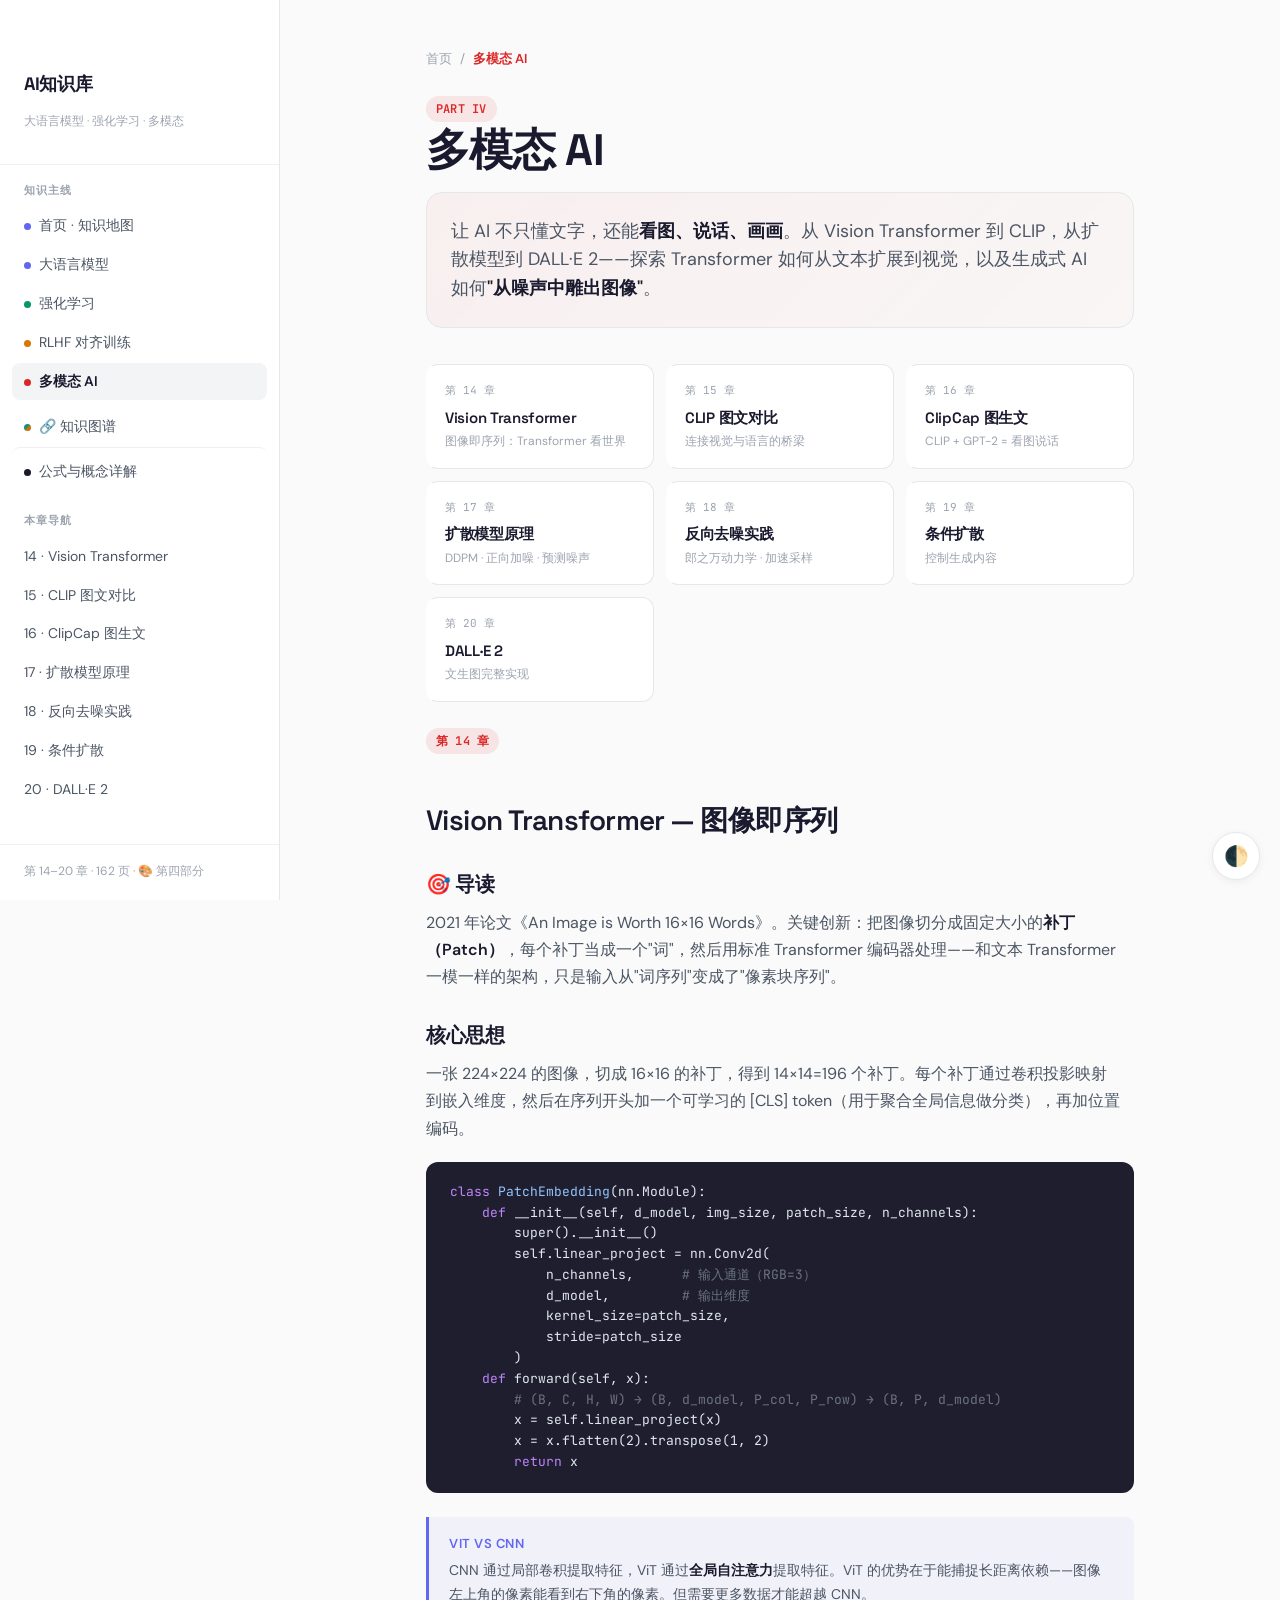
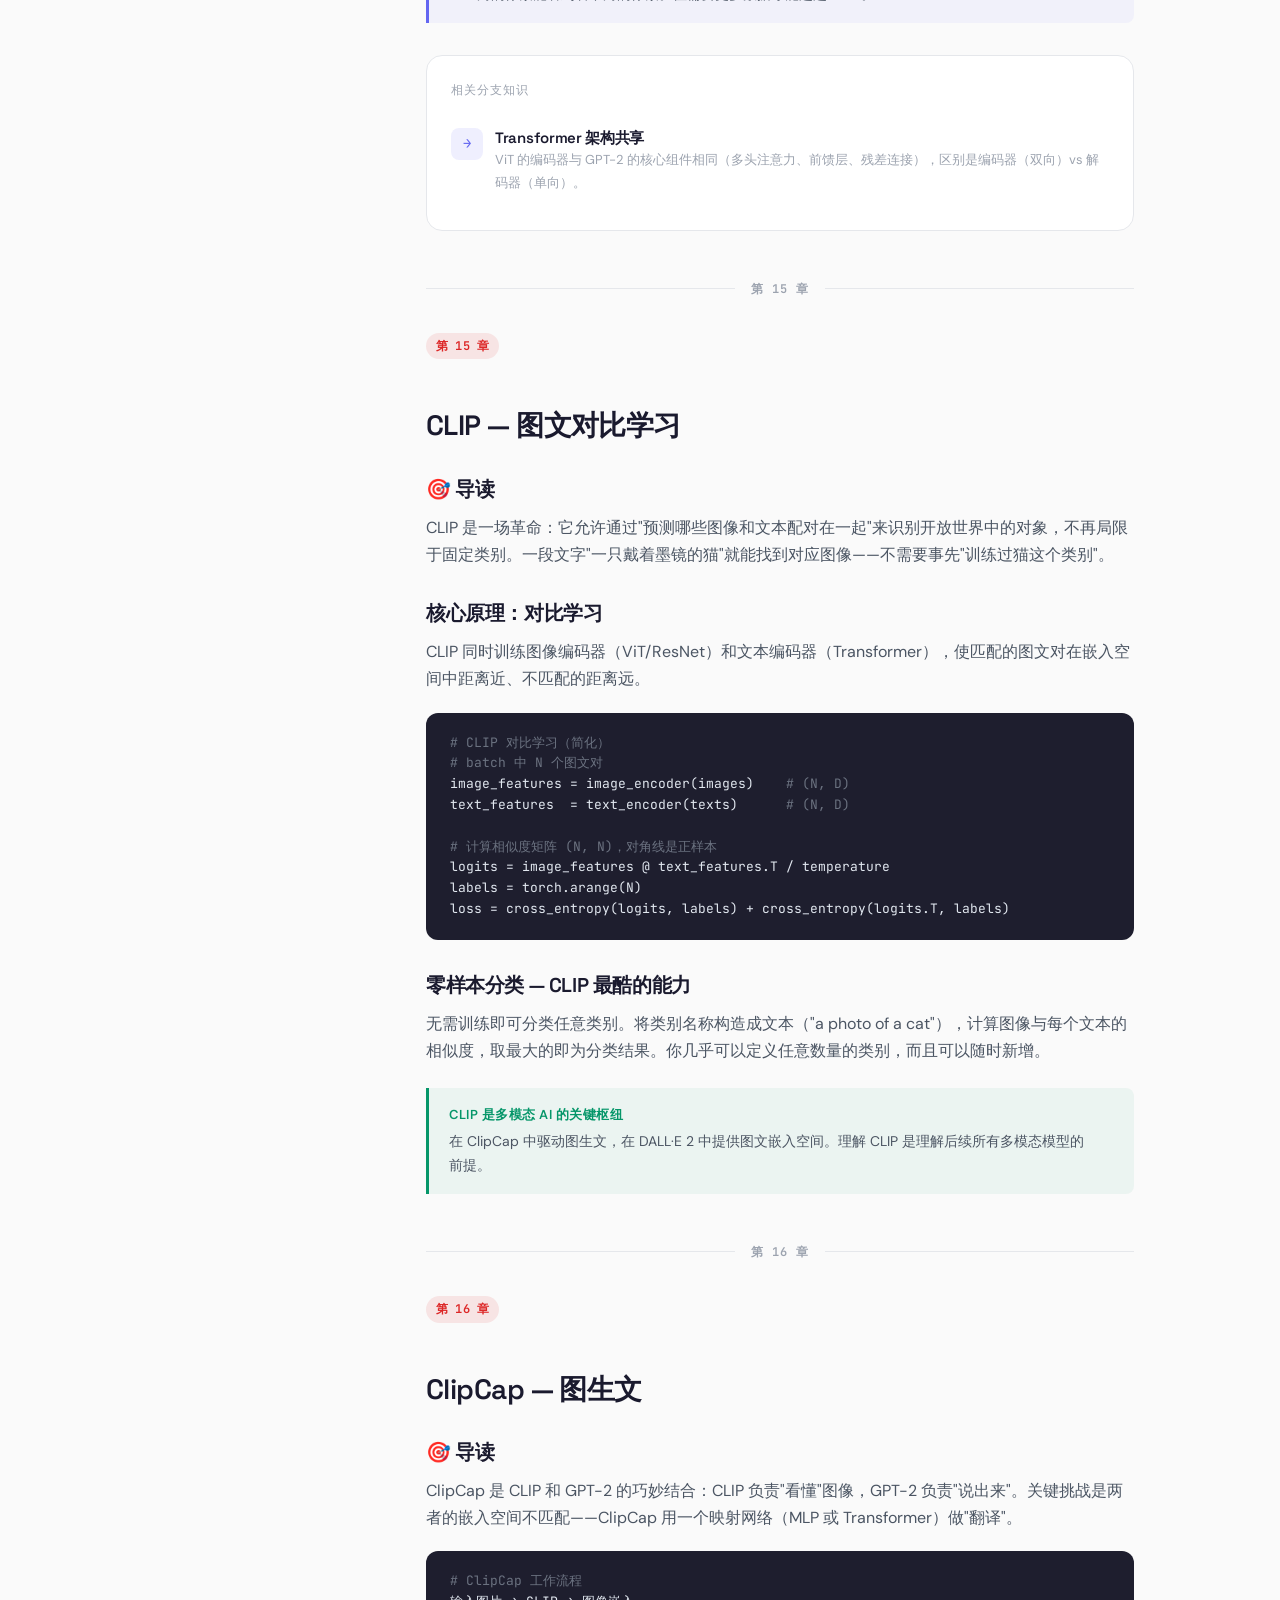
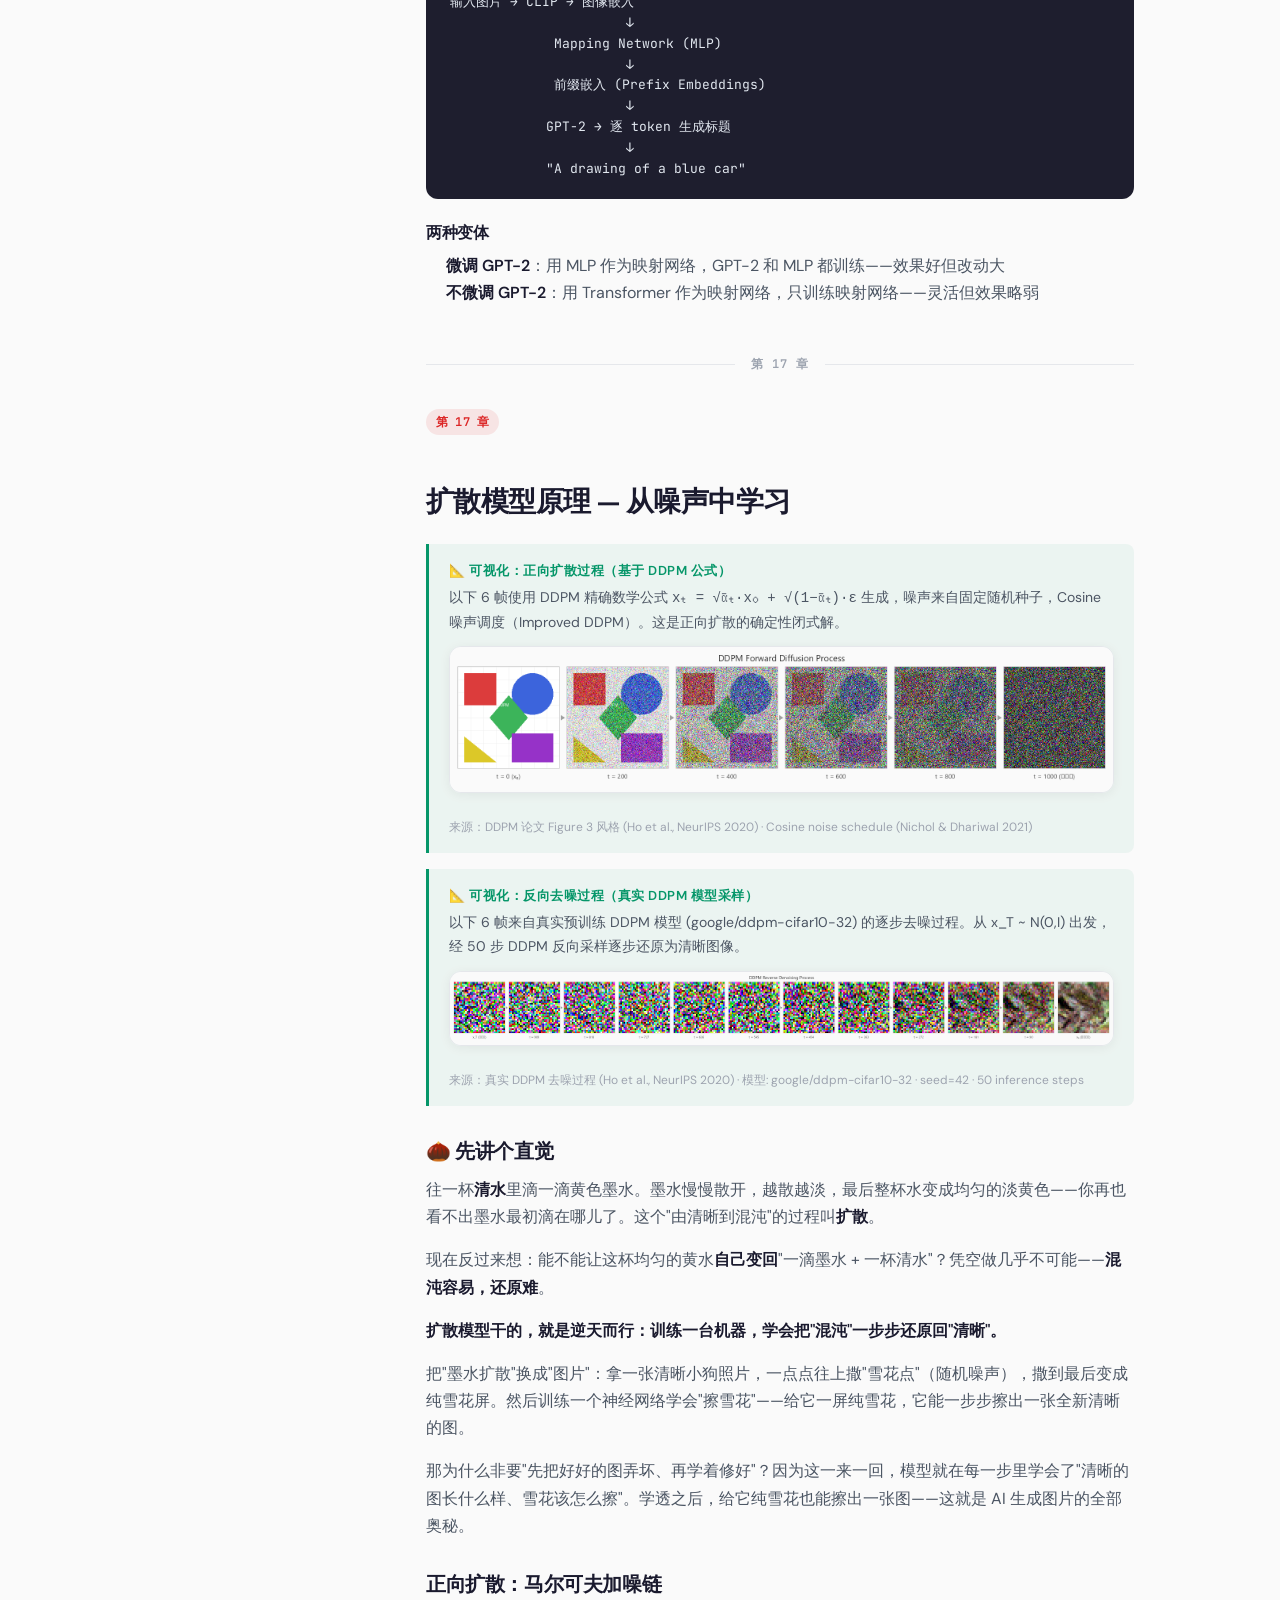
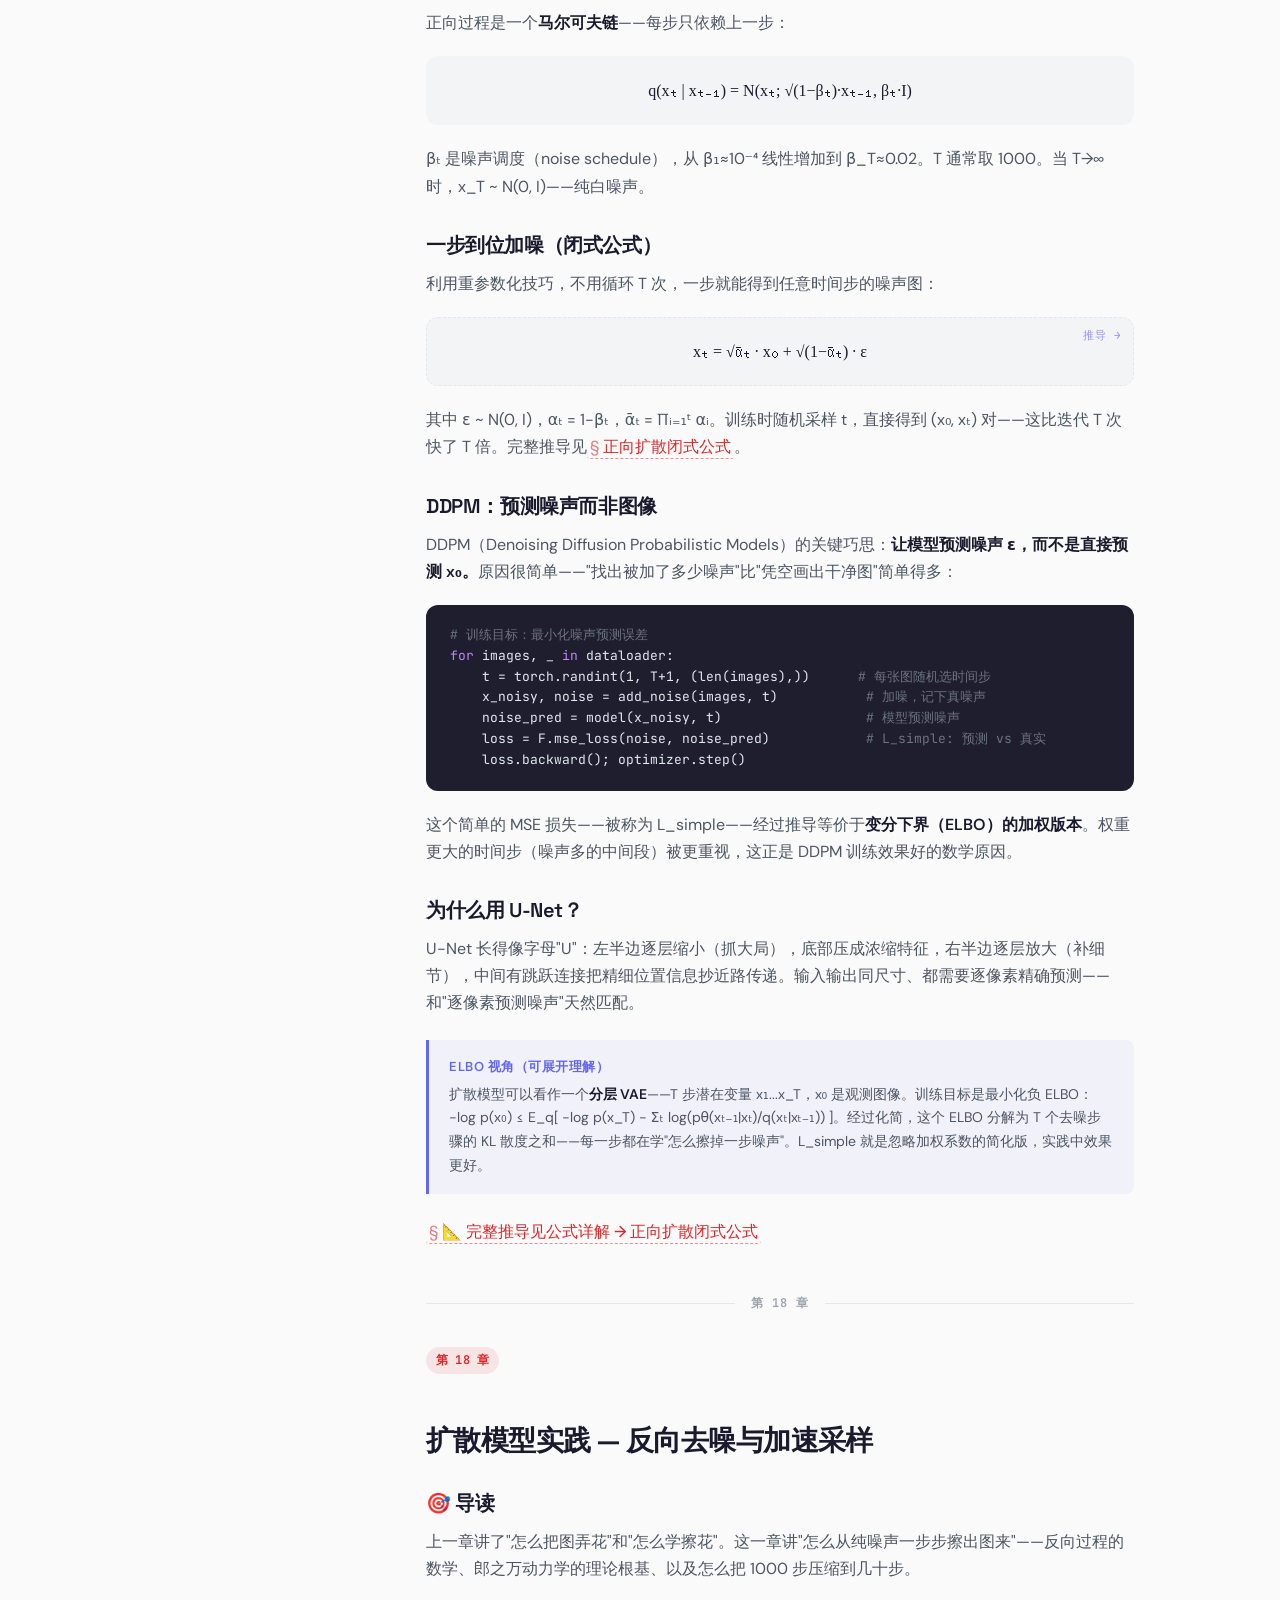
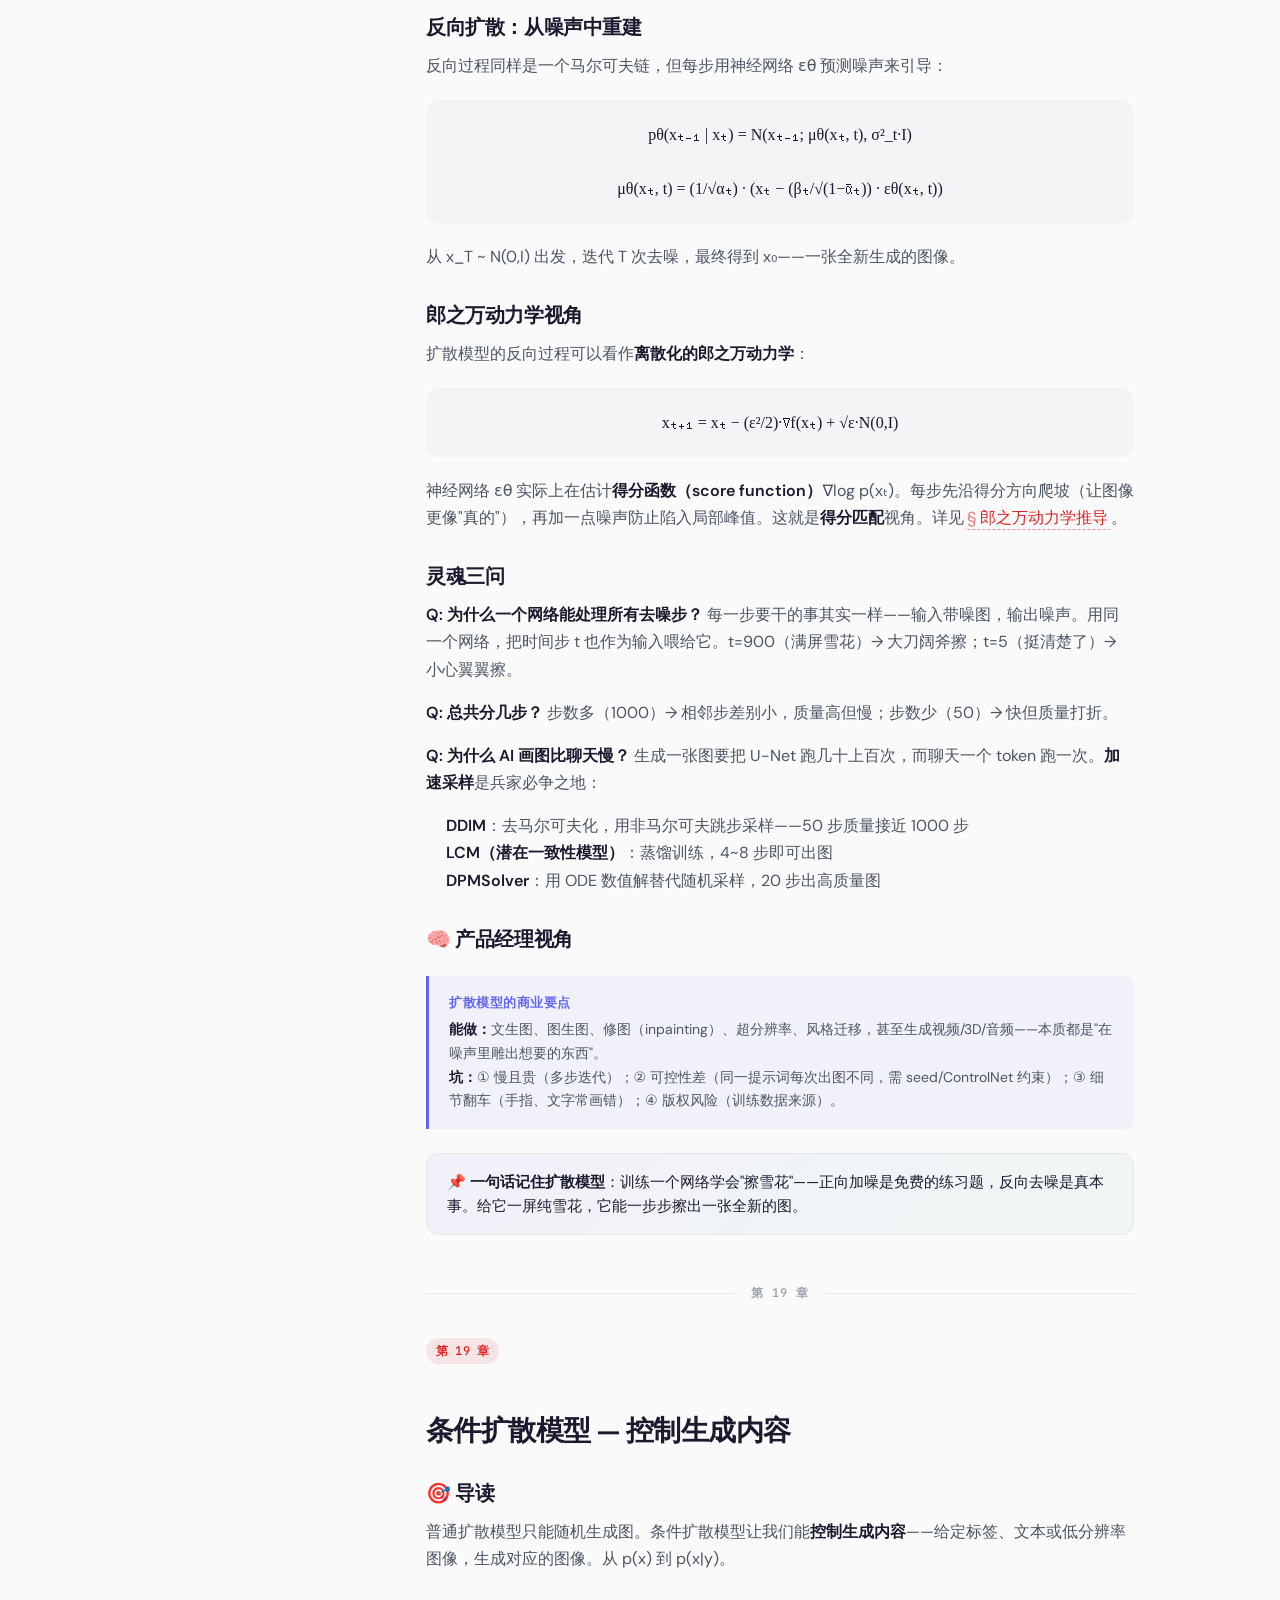
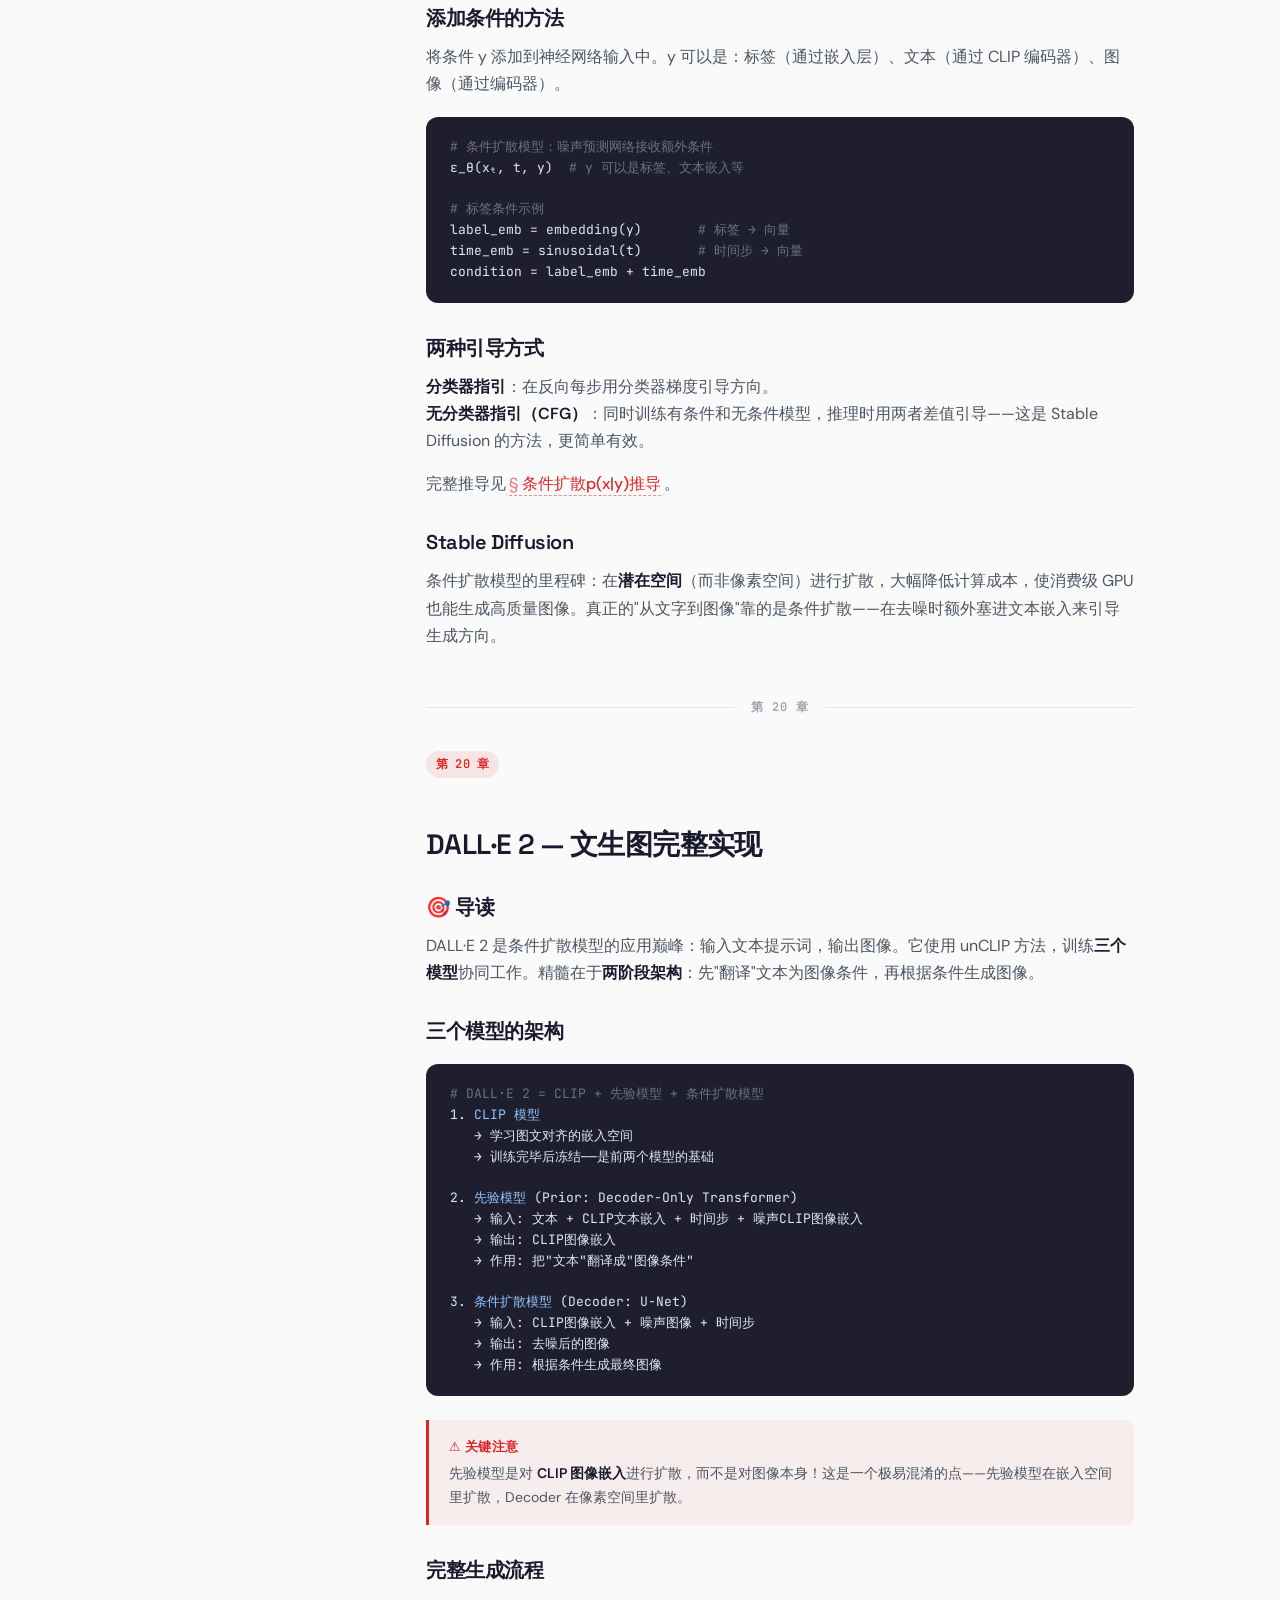
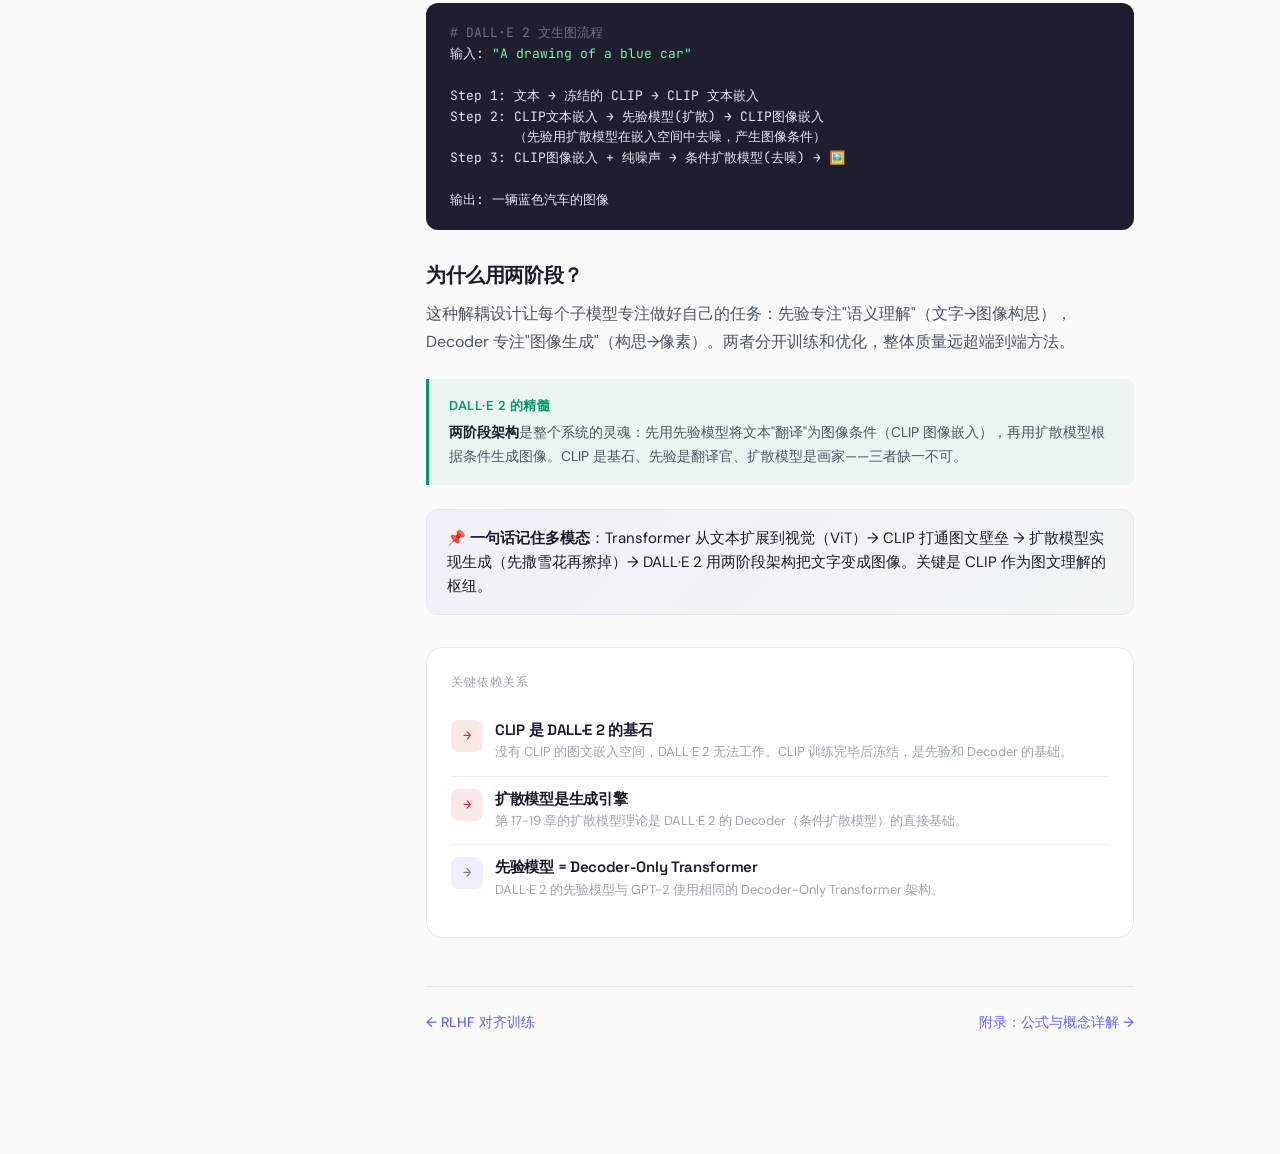
<file: multimodal.html>
<!DOCTYPE html>
<html lang="zh-CN">
<head>
<meta charset="UTF-8">
<meta name="viewport" content="width=device-width, initial-scale=1.0">
<title>多模态 AI — AI知识库</title>
<link rel="stylesheet" href="style.css">
</head>
<body>
<button class="nav-toggle" onclick="document.querySelector('.sidebar').classList.toggle('open')">☰</button>

<!-- 搜索覆盖层 -->
<div id="search-overlay" class="search-overlay">
  <div class="search-box">
    <input type="text" id="search-input" class="search-input" placeholder="搜索概念、公式、章节... (Ctrl+K)" autocomplete="off">
    <div id="search-results" class="search-results"></div>
    <div class="search-hint">ESC 关闭 · ↑↓ 选择 · Enter 跳转</div>
  </div>
</div>

<!-- 主题切换按钮 -->
<button class="theme-toggle" id="theme-toggle" title="切换主题">🌓</button>

<div class="shell">

<aside class="sidebar">
  <div class="sidebar-brand">
    <h2>AI知识库</h2>
    <p>大语言模型 · 强化学习 · 多模态</p>
  </div>
  <nav class="sidebar-nav">
    <div class="sidebar-group">
      <div class="sidebar-group-title">知识主线</div>
      <a class="sidebar-link" href="index.html"><span class="dot" style="background:var(--c-llm)"></span>首页 · 知识地图</a>
      <a class="sidebar-link" href="llm.html"><span class="dot" style="background:var(--c-llm)"></span>大语言模型</a>
      <a class="sidebar-link" href="rl.html"><span class="dot" style="background:var(--c-rl)"></span>强化学习</a>
      <a class="sidebar-link" href="rlhf.html"><span class="dot" style="background:var(--c-rlhf)"></span>RLHF 对齐训练</a>
      <a class="sidebar-link active" href="multimodal.html"><span class="dot" style="background:var(--c-mm)"></span>多模态 AI</a>
      <a class="sidebar-link" href="knowledge-graph.html" style="margin-top:8px"><span class="dot" style="background:linear-gradient(135deg,var(--c-llm),var(--c-rl),var(--c-rlhf),var(--c-mm))"></span>🔗 知识图谱</a>
      <a class="sidebar-link" href="derivations.html" style="border-top:1px solid var(--border-soft);padding-top:12px"><span class="dot" style="background:var(--ink)"></span>公式与概念详解</a>
    </div>
    <div class="sidebar-group">
      <div class="sidebar-group-title">本章导航</div>
      <a class="sidebar-link" href="#vit">14 · Vision Transformer</a>
      <a class="sidebar-link" href="#clip">15 · CLIP 图文对比</a>
      <a class="sidebar-link" href="#clipcap">16 · ClipCap 图生文</a>
      <a class="sidebar-link" href="#diffusion">17 · 扩散模型原理</a>
      <a class="sidebar-link" href="#diffusion-reverse">18 · 反向去噪实践</a>
      <a class="sidebar-link" href="#cond-diffusion">19 · 条件扩散</a>
      <a class="sidebar-link" href="#dalle2">20 · DALL·E 2</a>
    </div>
  </nav>
  <div class="sidebar-footer">
    第 14–20 章 · 162 页 · 🎨 第四部分
  </div>
  <div class="search-shortcut">Ctrl+K 搜索</div>
</aside>

<main class="main">
  <div class="breadcrumb">
    <a href="index.html">首页</a>
    <span class="breadcrumb-sep">/</span>
    <span style="color:var(--c-mm);font-weight:600">多模态 AI</span>
  </div>

  <span class="tag tag-mm">PART IV</span>
  <h1>多模态 AI</h1>
  <div class="page-intro page-intro-mm">
    <p class="lead">让 AI 不只懂文字，还能<strong>看图、说话、画画</strong>。从 Vision Transformer 到 CLIP，从扩散模型到 DALL·E 2——探索 Transformer 如何从文本扩展到视觉，以及生成式 AI 如何<strong>"从噪声中雕出图像"</strong>。</p>
  </div>

  <div class="section-nav-grid">
    <a class="section-nav-card" data-branch="mm" href="#vit"><div class="section-nav-num">第 14 章</div><h4>Vision Transformer</h4><p>图像即序列：Transformer 看世界</p></a>
    <a class="section-nav-card" data-branch="mm" href="#clip"><div class="section-nav-num">第 15 章</div><h4>CLIP 图文对比</h4><p>连接视觉与语言的桥梁</p></a>
    <a class="section-nav-card" data-branch="mm" href="#clipcap"><div class="section-nav-num">第 16 章</div><h4>ClipCap 图生文</h4><p>CLIP + GPT-2 = 看图说话</p></a>
    <a class="section-nav-card" data-branch="mm" href="#diffusion"><div class="section-nav-num">第 17 章</div><h4>扩散模型原理</h4><p>DDPM · 正向加噪 · 预测噪声</p></a>
    <a class="section-nav-card" data-branch="mm" href="#diffusion-reverse"><div class="section-nav-num">第 18 章</div><h4>反向去噪实践</h4><p>郎之万动力学 · 加速采样</p></a>
    <a class="section-nav-card" data-branch="mm" href="#cond-diffusion"><div class="section-nav-num">第 19 章</div><h4>条件扩散</h4><p>控制生成内容</p></a>
    <a class="section-nav-card" data-branch="mm" href="#dalle2"><div class="section-nav-num">第 20 章</div><h4>DALL·E 2</h4><p>文生图完整实现</p></a>
  </div>

  <!-- ViT -->
  <section class="section fade-in" id="vit">
    <span class="tag tag-mm">第 14 章</span>
    <h2>Vision Transformer — 图像即序列</h2>

    <h3>🎯 导读</h3>
    <p>2021 年论文《An Image is Worth 16×16 Words》。关键创新：把图像切分成固定大小的<strong>补丁（Patch）</strong>，每个补丁当成一个"词"，然后用标准 Transformer 编码器处理——和文本 Transformer 一模一样的架构，只是输入从"词序列"变成了"像素块序列"。</p>

    <h3>核心思想</h3>
    <p>一张 224×224 的图像，切成 16×16 的补丁，得到 14×14=196 个补丁。每个补丁通过卷积投影映射到嵌入维度，然后在序列开头加一个可学习的 [CLS] token（用于聚合全局信息做分类），再加位置编码。</p>

    <div class="code-block"><pre><span class="keyword">class</span> <span class="fn">PatchEmbedding</span>(nn.Module):
    <span class="keyword">def</span> __init__(self, d_model, img_size, patch_size, n_channels):
        super().__init__()
        self.linear_project = nn.Conv2d(
            n_channels,      <span class="comment"># 输入通道（RGB=3）</span>
            d_model,         <span class="comment"># 输出维度</span>
            kernel_size=patch_size,
            stride=patch_size
        )
    <span class="keyword">def</span> forward(self, x):
        <span class="comment"># (B, C, H, W) → (B, d_model, P_col, P_row) → (B, P, d_model)</span>
        x = self.linear_project(x)
        x = x.flatten(2).transpose(1, 2)
        <span class="keyword">return</span> x</pre></div>

    <div class="callout callout-info">
      <div class="callout-title">ViT vs CNN</div>
      <p>CNN 通过局部卷积提取特征，ViT 通过<strong>全局自注意力</strong>提取特征。ViT 的优势在于能捕捉长距离依赖——图像左上角的像素能看到右下角的像素。但需要更多数据才能超越 CNN。</p>
    </div>

    <div class="related-box">
      <div class="related-box-title">相关分支知识</div>
      <a class="related-link" href="llm.html#gpt2"><div class="related-link-icon" style="background:rgba(99,102,241,0.1);color:var(--c-llm)">→</div><div class="related-link-content"><h4>Transformer 架构共享</h4><p>ViT 的编码器与 GPT-2 的核心组件相同（多头注意力、前馈层、残差连接），区别是编码器（双向）vs 解码器（单向）。</p></div></a>
    </div>
  </section>

  <div class="chapter-sep"><span>第 15 章</span></div>

  <section class="section fade-in" id="clip">
    <span class="tag tag-mm">第 15 章</span>
    <h2>CLIP — 图文对比学习</h2>

    <h3>🎯 导读</h3>
    <p>CLIP 是一场革命：它允许通过"预测哪些图像和文本配对在一起"来识别开放世界中的对象，不再局限于固定类别。一段文字"一只戴着墨镜的猫"就能找到对应图像——不需要事先"训练过猫这个类别"。</p>

    <h3>核心原理：对比学习</h3>
    <p>CLIP 同时训练图像编码器（ViT/ResNet）和文本编码器（Transformer），使匹配的图文对在嵌入空间中距离近、不匹配的距离远。</p>
    <div class="code-block"><pre><span class="comment"># CLIP 对比学习（简化）</span>
<span class="comment"># batch 中 N 个图文对</span>
image_features = image_encoder(images)    <span class="comment"># (N, D)</span>
text_features  = text_encoder(texts)      <span class="comment"># (N, D)</span>

<span class="comment"># 计算相似度矩阵 (N, N)，对角线是正样本</span>
logits = image_features @ text_features.T / temperature
labels = torch.arange(N)
loss = cross_entropy(logits, labels) + cross_entropy(logits.T, labels)</pre></div>

    <h3>零样本分类 — CLIP 最酷的能力</h3>
    <p>无需训练即可分类任意类别。将类别名称构造成文本（"a photo of a cat"），计算图像与每个文本的相似度，取最大的即为分类结果。你几乎可以定义任意数量的类别，而且可以随时新增。</p>

    <div class="callout callout-tip">
      <div class="callout-title">CLIP 是多模态 AI 的关键枢纽</div>
      <p>在 ClipCap 中驱动图生文，在 DALL·E 2 中提供图文嵌入空间。理解 CLIP 是理解后续所有多模态模型的前提。</p>
    </div>
  </section>

  <div class="chapter-sep"><span>第 16 章</span></div>

  <section class="section fade-in" id="clipcap">
    <span class="tag tag-mm">第 16 章</span>
    <h2>ClipCap — 图生文</h2>

    <h3>🎯 导读</h3>
    <p>ClipCap 是 CLIP 和 GPT-2 的巧妙结合：CLIP 负责"看懂"图像，GPT-2 负责"说出来"。关键挑战是两者的嵌入空间不匹配——ClipCap 用一个映射网络（MLP 或 Transformer）做"翻译"。</p>

    <div class="code-block"><pre><span class="comment"># ClipCap 工作流程</span>
输入图片 → CLIP → 图像嵌入
                      ↓
             Mapping Network (MLP)
                      ↓
             前缀嵌入 (Prefix Embeddings)
                      ↓
            GPT-2 → 逐 token 生成标题
                      ↓
            "A drawing of a blue car"</pre></div>

    <h4>两种变体</h4>
    <ul style="padding-left:20px;margin-bottom:16px;color:var(--ink-2)">
      <li><strong>微调 GPT-2</strong>：用 MLP 作为映射网络，GPT-2 和 MLP 都训练——效果好但改动大</li>
      <li><strong>不微调 GPT-2</strong>：用 Transformer 作为映射网络，只训练映射网络——灵活但效果略弱</li>
    </ul>
  </section>

  <div class="chapter-sep"><span>第 17 章</span></div>

  <section class="section fade-in" id="diffusion">
    <span class="tag tag-mm">第 17 章</span>
    <h2>扩散模型原理 — 从噪声中学习</h2>

    <div class="callout callout-tip" style="margin:24px 0 16px;">
      <div class="callout-title">📐 可视化：正向扩散过程（基于 DDPM 公式）</div>
      <p>以下 6 帧使用 DDPM 精确数学公式 <code>xₜ = √ᾱₜ·x₀ + √(1−ᾱₜ)·ε</code> 生成，噪声来自固定随机种子，Cosine 噪声调度（Improved DDPM）。这是正向扩散的确定性闭式解。</p>
      <img src="images/ddpm-forward-diffusion.png" alt="DDPM 正向扩散过程 — 6帧从清晰原图到纯噪声" class="diffusion-img">
      <p style="font-size:12px;color:var(--ink-3);margin:4px 0 0;">
        来源：DDPM 论文 Figure 3 风格 (Ho et al., NeurIPS 2020) · Cosine noise schedule (Nichol & Dhariwal 2021)
      </p>
    </div>

    <div class="callout callout-tip" style="margin:16px 0 32px;">
      <div class="callout-title">📐 可视化：反向去噪过程（真实 DDPM 模型采样）</div>
      <p>以下 6 帧来自真实预训练 DDPM 模型 (google/ddpm-cifar10-32) 的逐步去噪过程。从 x_T ~ N(0,I) 出发，经 50 步 DDPM 反向采样逐步还原为清晰图像。</p>
      <img src="images/ddpm-reverse-denoising.png" alt="DDPM 反向去噪过程 — 真实DDPM模型从纯噪声逐步还原清晰图像" class="diffusion-img">
      <p style="font-size:12px;color:var(--ink-3);margin:4px 0 0;">
        来源：真实 DDPM 去噪过程 (Ho et al., NeurIPS 2020) · 模型: google/ddpm-cifar10-32 · seed=42 · 50 inference steps
      </p>
    </div>

    <h3>🌰 先讲个直觉</h3>
    <p>往一杯<strong>清水</strong>里滴一滴黄色墨水。墨水慢慢散开，越散越淡，最后整杯水变成均匀的淡黄色——你再也看不出墨水最初滴在哪儿了。这个"由清晰到混沌"的过程叫<strong>扩散</strong>。</p>
    <p>现在反过来想：能不能让这杯均匀的黄水<strong>自己变回</strong>"一滴墨水 + 一杯清水"？凭空做几乎不可能——<strong>混沌容易，还原难</strong>。</p>
    <p><strong>扩散模型干的，就是逆天而行：训练一台机器，学会把"混沌"一步步还原回"清晰"。</strong></p>
    <p>把"墨水扩散"换成"图片"：拿一张清晰小狗照片，一点点往上撒"雪花点"（随机噪声），撒到最后变成纯雪花屏。然后训练一个神经网络学会"擦雪花"——给它一屏纯雪花，它能一步步擦出一张全新清晰的图。</p>
    <p>那为什么非要"先把好好的图弄坏、再学着修好"？因为这一来一回，模型就在每一步里学会了"清晰的图长什么样、雪花该怎么擦"。学透之后，给它纯雪花也能擦出一张图——这就是 AI 生成图片的全部奥秘。</p>

    <h3>正向扩散：马尔可夫加噪链</h3>
    <p>正向过程是一个<strong>马尔可夫链</strong>——每步只依赖上一步：</p>
    <div class="math-block">q(xₜ | xₜ₋₁) = N(xₜ; √(1−βₜ)·xₜ₋₁, βₜ·I)</div>
    <p>βₜ 是噪声调度（noise schedule），从 β₁≈10⁻⁴ 线性增加到 β_T≈0.02。T 通常取 1000。当 T→∞ 时，x_T ~ N(0, I)——纯白噪声。</p>

    <h3>一步到位加噪（闭式公式）</h3>
    <p>利用重参数化技巧，不用循环 T 次，一步就能得到任意时间步的噪声图：</p>
    <a class="math-block" href="derivations.html#diffusion-forward">xₜ = √ᾱₜ · x₀ + √(1−ᾱₜ) · ε</a>
    <p>其中 ε ~ N(0, I)，αₜ = 1−βₜ，ᾱₜ = ∏ᵢ₌₁ᵗ αᵢ。训练时随机采样 t，直接得到 (x₀, xₜ) 对——这比迭代 T 次快了 T 倍。完整推导见<a href="derivations.html#diffusion-forward" class="concept-link c-mm">正向扩散闭式公式</a>。</p>

    <h3>DDPM：预测噪声而非图像</h3>
    <p>DDPM（Denoising Diffusion Probabilistic Models）的关键巧思：<strong>让模型预测噪声 ε，而不是直接预测 x₀。</strong>原因很简单——"找出被加了多少噪声"比"凭空画出干净图"简单得多：</p>
    <div class="code-block"><pre><span class="comment"># 训练目标：最小化噪声预测误差</span>
<span class="keyword">for</span> images, _ <span class="keyword">in</span> dataloader:
    t = torch.randint(1, T+1, (len(images),))      <span class="comment"># 每张图随机选时间步</span>
    x_noisy, noise = add_noise(images, t)           <span class="comment"># 加噪，记下真噪声</span>
    noise_pred = model(x_noisy, t)                  <span class="comment"># 模型预测噪声</span>
    loss = F.mse_loss(noise, noise_pred)            <span class="comment"># L_simple: 预测 vs 真实</span>
    loss.backward(); optimizer.step()</pre></div>

    <p>这个简单的 MSE 损失——被称为 L_simple——经过推导等价于<strong>变分下界（ELBO）的加权版本</strong>。权重更大的时间步（噪声多的中间段）被更重视，这正是 DDPM 训练效果好的数学原因。</p>

    <h3>为什么用 U-Net？</h3>
    <p>U-Net 长得像字母"U"：左半边逐层缩小（抓大局），底部压成浓缩特征，右半边逐层放大（补细节），中间有跳跃连接把精细位置信息抄近路传递。输入输出同尺寸、都需要逐像素精确预测——和"逐像素预测噪声"天然匹配。</p>

    <div class="callout callout-info">
      <div class="callout-title">ELBO 视角（可展开理解）</div>
      <p>扩散模型可以看作一个<strong>分层 VAE</strong>——T 步潜在变量 x₁...x_T，x₀ 是观测图像。训练目标是最小化负 ELBO：−log p(x₀) ≤ E_q[ −log p(x_T) − Σₜ log(pθ(xₜ₋₁|xₜ)/q(xₜ|xₜ₋₁)) ]。经过化简，这个 ELBO 分解为 T 个去噪步骤的 KL 散度之和——每一步都在学"怎么擦掉一步噪声"。L_simple 就是忽略加权系数的简化版，实践中效果更好。</p>
    </div>

    <p><a href="derivations.html#diffusion-forward" class="concept-link c-mm">📐 完整推导见公式详解 → 正向扩散闭式公式</a></p>
  </section>

  <div class="chapter-sep"><span>第 18 章</span></div>

  <section class="section fade-in" id="diffusion-reverse">
    <span class="tag tag-mm">第 18 章</span>
    <h2>扩散模型实践 — 反向去噪与加速采样</h2>

    <h3>🎯 导读</h3>
    <p>上一章讲了"怎么把图弄花"和"怎么学擦花"。这一章讲"怎么从纯噪声一步步擦出图来"——反向过程的数学、郎之万动力学的理论根基、以及怎么把 1000 步压缩到几十步。</p>

    <h3>反向扩散：从噪声中重建</h3>
    <p>反向过程同样是一个马尔可夫链，但每步用神经网络 εθ 预测噪声来引导：</p>
    <div class="math-block">pθ(xₜ₋₁ | xₜ) = N(xₜ₋₁; μθ(xₜ, t), σ²_t·I)<br><br>μθ(xₜ, t) = (1/√αₜ) · (xₜ − (βₜ/√(1−ᾱₜ)) · εθ(xₜ, t))</div>
    <p>从 x_T ~ N(0,I) 出发，迭代 T 次去噪，最终得到 x₀——一张全新生成的图像。</p>

    <h3>郎之万动力学视角</h3>
    <p>扩散模型的反向过程可以看作<strong>离散化的郎之万动力学</strong>：</p>
    <div class="math-block">xₜ₊₁ = xₜ − (ε²/2)·∇f(xₜ) + √ε·N(0,I)</div>
    <p>神经网络 εθ 实际上在估计<strong>得分函数（score function）</strong>∇log p(xₜ)。每步先沿得分方向爬坡（让图像更像"真的"），再加一点噪声防止陷入局部峰值。这就是<strong>得分匹配</strong>视角。详见<a href="derivations.html#langevin" class="concept-link c-mm">郎之万动力学推导</a>。</p>

    <h3>灵魂三问</h3>
    <p><strong>Q: 为什么一个网络能处理所有去噪步？</strong> 每一步要干的事其实一样——输入带噪图，输出噪声。用同一个网络，把时间步 t 也作为输入喂给它。t=900（满屏雪花）→ 大刀阔斧擦；t=5（挺清楚了）→ 小心翼翼擦。</p>
    <p><strong>Q: 总共分几步？</strong> 步数多（1000）→ 相邻步差别小，质量高但慢；步数少（50）→ 快但质量打折。</p>
    <p><strong>Q: 为什么 AI 画图比聊天慢？</strong> 生成一张图要把 U-Net 跑几十上百次，而聊天一个 token 跑一次。<strong>加速采样</strong>是兵家必争之地：</p>
    <ul style="padding-left:20px;margin-bottom:16px;color:var(--ink-2)">
      <li><strong>DDIM</strong>：去马尔可夫化，用非马尔可夫跳步采样——50 步质量接近 1000 步</li>
      <li><strong>LCM（潜在一致性模型）</strong>：蒸馏训练，4~8 步即可出图</li>
      <li><strong>DPMSolver</strong>：用 ODE 数值解替代随机采样，20 步出高质量图</li>
    </ul>

    <h3>🧠 产品经理视角</h3>
    <div class="callout callout-info">
      <div class="callout-title">扩散模型的商业要点</div>
      <p><strong>能做：</strong>文生图、图生图、修图（inpainting）、超分辨率、风格迁移，甚至生成视频/3D/音频——本质都是"在噪声里雕出想要的东西"。<br>
      <strong>坑：</strong>① 慢且贵（多步迭代）；② 可控性差（同一提示词每次出图不同，需 seed/ControlNet 约束）；③ 细节翻车（手指、文字常画错）；④ 版权风险（训练数据来源）。</p>
    </div>

    <p class="one-liner">📌 <strong>一句话记住扩散模型</strong>：训练一个网络学会"擦雪花"——正向加噪是免费的练习题，反向去噪是真本事。给它一屏纯雪花，它能一步步擦出一张全新的图。</p>
  </section>

  <div class="chapter-sep"><span>第 19 章</span></div>

  <section class="section fade-in" id="cond-diffusion">
    <span class="tag tag-mm">第 19 章</span>
    <h2>条件扩散模型 — 控制生成内容</h2>

    <h3>🎯 导读</h3>
    <p>普通扩散模型只能随机生成图。条件扩散模型让我们能<strong>控制生成内容</strong>——给定标签、文本或低分辨率图像，生成对应的图像。从 p(x) 到 p(x|y)。</p>

    <h3>添加条件的方法</h3>
    <p>将条件 y 添加到神经网络输入中。y 可以是：标签（通过嵌入层）、文本（通过 CLIP 编码器）、图像（通过编码器）。</p>
    <div class="code-block"><pre><span class="comment"># 条件扩散模型：噪声预测网络接收额外条件</span>
ε_θ(xₜ, t, y)  <span class="comment"># y 可以是标签、文本嵌入等</span>

<span class="comment"># 标签条件示例</span>
label_emb = embedding(y)       <span class="comment"># 标签 → 向量</span>
time_emb = sinusoidal(t)       <span class="comment"># 时间步 → 向量</span>
condition = label_emb + time_emb</pre></div>

    <h3>两种引导方式</h3>
    <p><strong>分类器指引</strong>：在反向每步用分类器梯度引导方向。<br>
    <strong>无分类器指引（CFG）</strong>：同时训练有条件和无条件模型，推理时用两者差值引导——这是 Stable Diffusion 的方法，更简单有效。</p>
    <p>完整推导见<a href="derivations.html#cond-diffusion-derive" class="concept-link c-mm">条件扩散p(x|y)推导</a>。</p>

    <h3>Stable Diffusion</h3>
    <p>条件扩散模型的里程碑：在<strong>潜在空间</strong>（而非像素空间）进行扩散，大幅降低计算成本，使消费级 GPU 也能生成高质量图像。真正的"从文字到图像"靠的是条件扩散——在去噪时额外塞进文本嵌入来引导生成方向。</p>
  </section>

  <div class="chapter-sep"><span>第 20 章</span></div>

  <section class="section fade-in" id="dalle2">
    <span class="tag tag-mm">第 20 章</span>
    <h2>DALL·E 2 — 文生图完整实现</h2>

    <h3>🎯 导读</h3>
    <p>DALL·E 2 是条件扩散模型的应用巅峰：输入文本提示词，输出图像。它使用 unCLIP 方法，训练<strong>三个模型</strong>协同工作。精髓在于<strong>两阶段架构</strong>：先"翻译"文本为图像条件，再根据条件生成图像。</p>

    <h3>三个模型的架构</h3>
    <div class="code-block"><pre><span class="comment"># DALL·E 2 = CLIP + 先验模型 + 条件扩散模型</span>
1. <span class="fn">CLIP 模型</span>
   → 学习图文对齐的嵌入空间
   → 训练完毕后冻结——是前两个模型的基础

2. <span class="fn">先验模型</span> (Prior: Decoder-Only Transformer)
   → 输入: 文本 + CLIP文本嵌入 + 时间步 + 噪声CLIP图像嵌入
   → 输出: CLIP图像嵌入
   → 作用: 把"文本"翻译成"图像条件"

3. <span class="fn">条件扩散模型</span> (Decoder: U-Net)
   → 输入: CLIP图像嵌入 + 噪声图像 + 时间步
   → 输出: 去噪后的图像
   → 作用: 根据条件生成最终图像</pre></div>

    <div class="callout callout-danger">
      <div class="callout-title">⚠️ 关键注意</div>
      <p>先验模型是对 <strong>CLIP 图像嵌入</strong>进行扩散，而不是对图像本身！这是一个极易混淆的点——先验模型在嵌入空间里扩散，Decoder 在像素空间里扩散。</p>
    </div>

    <h3>完整生成流程</h3>
    <div class="code-block"><pre><span class="comment"># DALL·E 2 文生图流程</span>
输入: <span class="string">"A drawing of a blue car"</span>

Step 1: 文本 → 冻结的 CLIP → CLIP 文本嵌入
Step 2: CLIP文本嵌入 → 先验模型(扩散) → CLIP图像嵌入
        （先验用扩散模型在嵌入空间中去噪，产生图像条件）
Step 3: CLIP图像嵌入 + 纯噪声 → 条件扩散模型(去噪) → 🖼️

输出: 一辆蓝色汽车的图像</pre></div>

    <h3>为什么用两阶段？</h3>
    <p>这种解耦设计让每个子模型专注做好自己的任务：先验专注"语义理解"（文字→图像构思），Decoder 专注"图像生成"（构思→像素）。两者分开训练和优化，整体质量远超端到端方法。</p>

    <div class="callout callout-tip">
      <div class="callout-title">DALL·E 2 的精髓</div>
      <p><strong>两阶段架构</strong>是整个系统的灵魂：先用先验模型将文本"翻译"为图像条件（CLIP 图像嵌入），再用扩散模型根据条件生成图像。CLIP 是基石、先验是翻译官、扩散模型是画家——三者缺一不可。</p>
    </div>

    <p class="one-liner">📌 <strong>一句话记住多模态</strong>：Transformer 从文本扩展到视觉（ViT）→ CLIP 打通图文壁垒 → 扩散模型实现生成（先撒雪花再擦掉）→ DALL·E 2 用两阶段架构把文字变成图像。关键是 CLIP 作为图文理解的枢纽。</p>

    <div class="related-box">
      <div class="related-box-title">关键依赖关系</div>
      <a class="related-link" href="#clip"><div class="related-link-icon" style="background:rgba(220,38,38,0.1);color:var(--c-mm)">→</div><div class="related-link-content"><h4>CLIP 是 DALL·E 2 的基石</h4><p>没有 CLIP 的图文嵌入空间，DALL·E 2 无法工作。CLIP 训练完毕后冻结，是先验和 Decoder 的基础。</p></div></a>
      <a class="related-link" href="#diffusion"><div class="related-link-icon" style="background:rgba(220,38,38,0.1);color:var(--c-mm)">→</div><div class="related-link-content"><h4>扩散模型是生成引擎</h4><p>第 17-19 章的扩散模型理论是 DALL·E 2 的 Decoder（条件扩散模型）的直接基础。</p></div></a>
      <a class="related-link" href="llm.html#gpt2"><div class="related-link-icon" style="background:rgba(99,102,241,0.1);color:var(--c-llm)">→</div><div class="related-link-content"><h4>先验模型 = Decoder-Only Transformer</h4><p>DALL·E 2 的先验模型与 GPT-2 使用相同的 Decoder-Only Transformer 架构。</p></div></a>
    </div>
  </section>

  <div class="dotted-nav">
    <a href="rlhf.html">← RLHF 对齐训练</a>
    <a href="derivations.html">附录：公式与概念详解 →</a>
  </div>

</main>
</div>

<script>
// ============ 主题切换功能 ============
const themeToggle = document.getElementById('theme-toggle');
const body = document.body;

// 加载保存的主题
const savedTheme = localStorage.getItem('theme');
if (savedTheme === 'dark') {
  body.classList.add('dark');
  themeToggle.textContent = '☀️';
}

themeToggle.addEventListener('click', () => {
  body.classList.toggle('dark');
  const isDark = body.classList.contains('dark');
  themeToggle.textContent = isDark ? '☀️' : '🌓';
  localStorage.setItem('theme', isDark ? 'dark' : 'light');
});

// ============ 搜索功能 ============
const searchOverlay = document.getElementById('search-overlay');
const searchInput = document.getElementById('search-input');
const searchResults = document.getElementById('search-results');
let searchIndex = [];
let selectedIndex = -1;

// 构建搜索索引
function buildSearchIndex() {
  const headings = document.querySelectorAll('.section h2, .section h3, .section h4');
  searchIndex = [];
  headings.forEach(h => {
    const text = h.textContent.trim();
    const id = h.closest('.section') ? h.closest('.section').id : '';
    if (text && text.length > 2) {
      searchIndex.push({ text: text.substring(0, 80), id });
    }
  });
  const concepts = [
    { text: 'Vision Transformer ViT', tags: ['ViT', 'Vision Transformer', '视觉Transformer'] },
    { text: 'CLIP 图文对比学习', tags: ['CLIP', '对比学习'] },
    { text: 'ClipCap 图像描述生成', tags: ['ClipCap', '图像描述'] },
    { text: '扩散模型 Diffusion Model', tags: ['扩散模型', 'Diffusion'] },
    { text: 'DALL-E 2 文生图', tags: ['DALL-E', 'DALL-E2', '文生图'] },
    { text: 'U-Net 架构', tags: ['U-Net', 'UNet'] },
    { text: '变分自编码器 VAE', tags: ['VAE', '变分自编码器'] },
    { text: '朗之万动力学', tags: ['朗之万', 'Langevin'] }
  ];
  
  concepts.forEach(concept => {
    searchIndex.push({ text: concept.text, tags: concept.tags });
  });
}

buildSearchIndex();

// 搜索功能
searchInput.addEventListener('input', (e) => {
  const query = e.target.value.toLowerCase().trim();
  searchResults.innerHTML = '';
  selectedIndex = -1;
  
  if (!query) return;
  
  const results = searchIndex.filter(item => {
    const textMatch = item.text.toLowerCase().includes(query);
    const tagMatch = item.tags && item.tags.some(tag => tag.toLowerCase().includes(query));
    return textMatch || tagMatch;
  }).slice(0, 8);
  
  results.forEach((result, idx) => {
    const div = document.createElement('div');
    div.className = 'search-result-item';
    div.textContent = result.text;
    div.addEventListener('click', () => {
      if (result.id) {
        window.location.hash = result.id;
      }
      closeSearch();
    });
    searchResults.appendChild(div);
  });
});

// 键盘快捷键
document.addEventListener('keydown', (e) => {
  if ((e.ctrlKey || e.metaKey) && e.key === 'k') {
    e.preventDefault();
    searchOverlay.classList.add('active');
    searchInput.focus();
  }
  
  if (e.key === 'Escape') {
    closeSearch();
  }
  
  // 方向键选择
  if (searchOverlay.classList.contains('active')) {
    const items = searchResults.querySelectorAll('.search-result-item');
    if (e.key === 'ArrowDown') {
      e.preventDefault();
      selectedIndex = Math.min(selectedIndex + 1, items.length - 1);
      updateSelection(items);
    } else if (e.key === 'ArrowUp') {
      e.preventDefault();
      selectedIndex = Math.max(selectedIndex - 1, -1);
      updateSelection(items);
    } else if (e.key === 'Enter' && selectedIndex >= 0) {
      e.preventDefault();
      items[selectedIndex].click();
    }
  }
});

function updateSelection(items) {
  items.forEach((item, idx) => {
    item.classList.toggle('selected', idx === selectedIndex);
  });
}

function closeSearch() {
  searchOverlay.classList.remove('active');
  searchInput.value = '';
  searchResults.innerHTML = '';
}

searchOverlay.addEventListener('click', (e) => {
  if (e.target === searchOverlay) closeSearch();
});

// ============ 滚动渐入动画 ============
const observer = new IntersectionObserver((entries) => {
  entries.forEach(entry => {
    if (entry.isIntersecting) {
      entry.target.classList.add('visible');
    }
  });
}, { threshold: 0.1, rootMargin: '0px 0px -40px 0px' });

document.querySelectorAll('.fade-in').forEach(el => observer.observe(el));
</script>

</body>
</html>
</file>
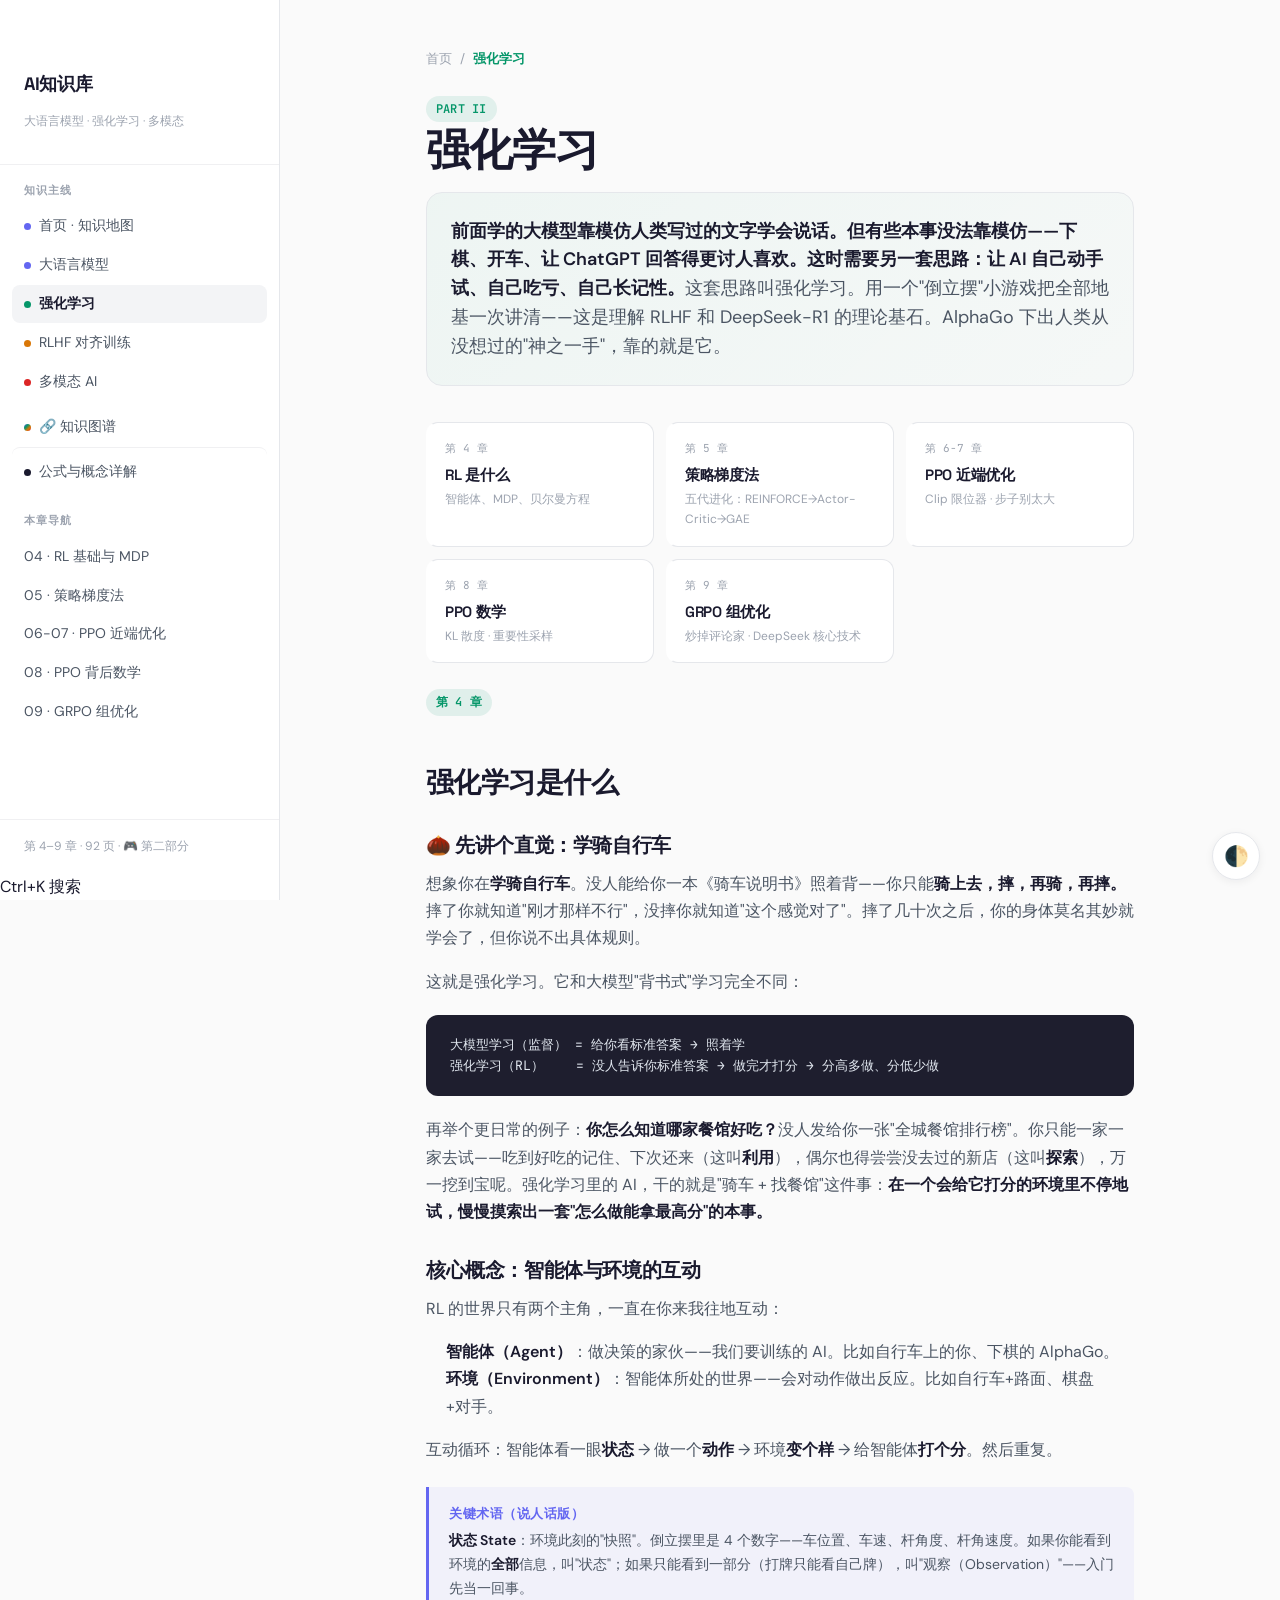
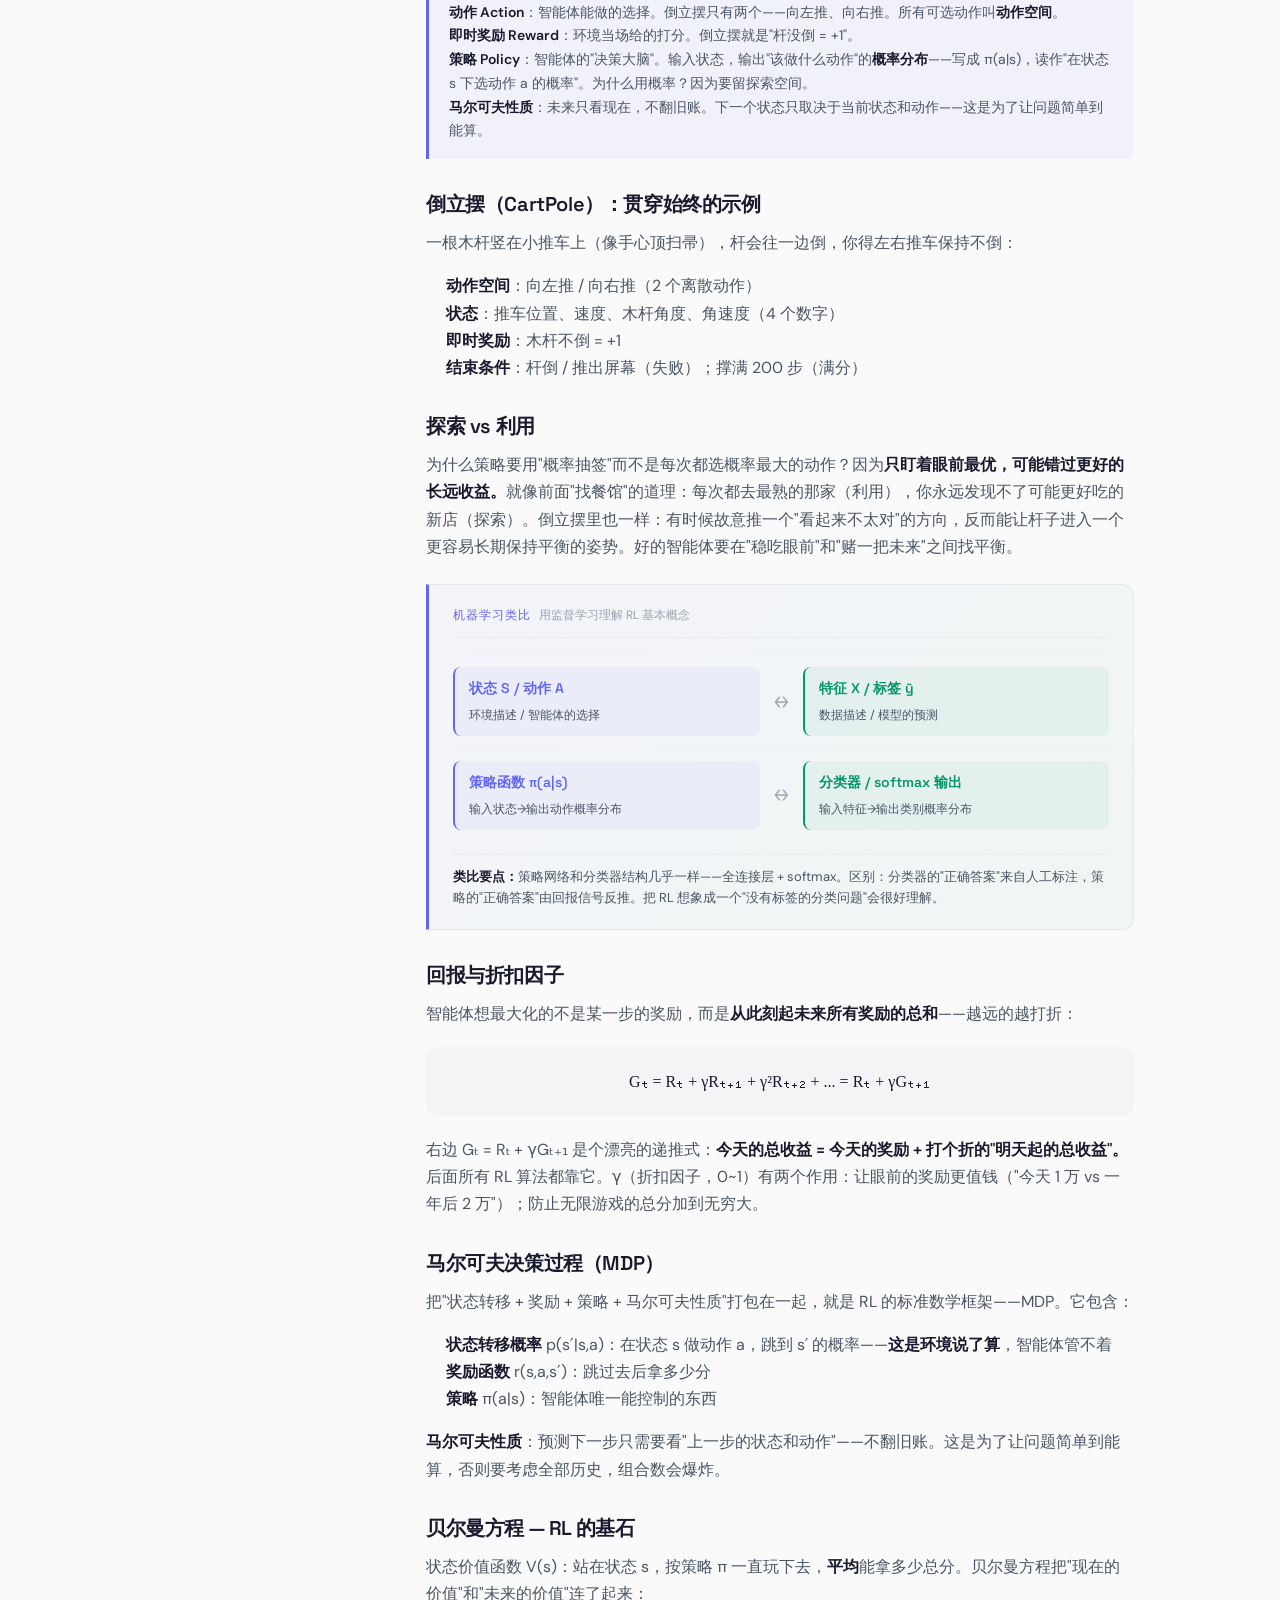
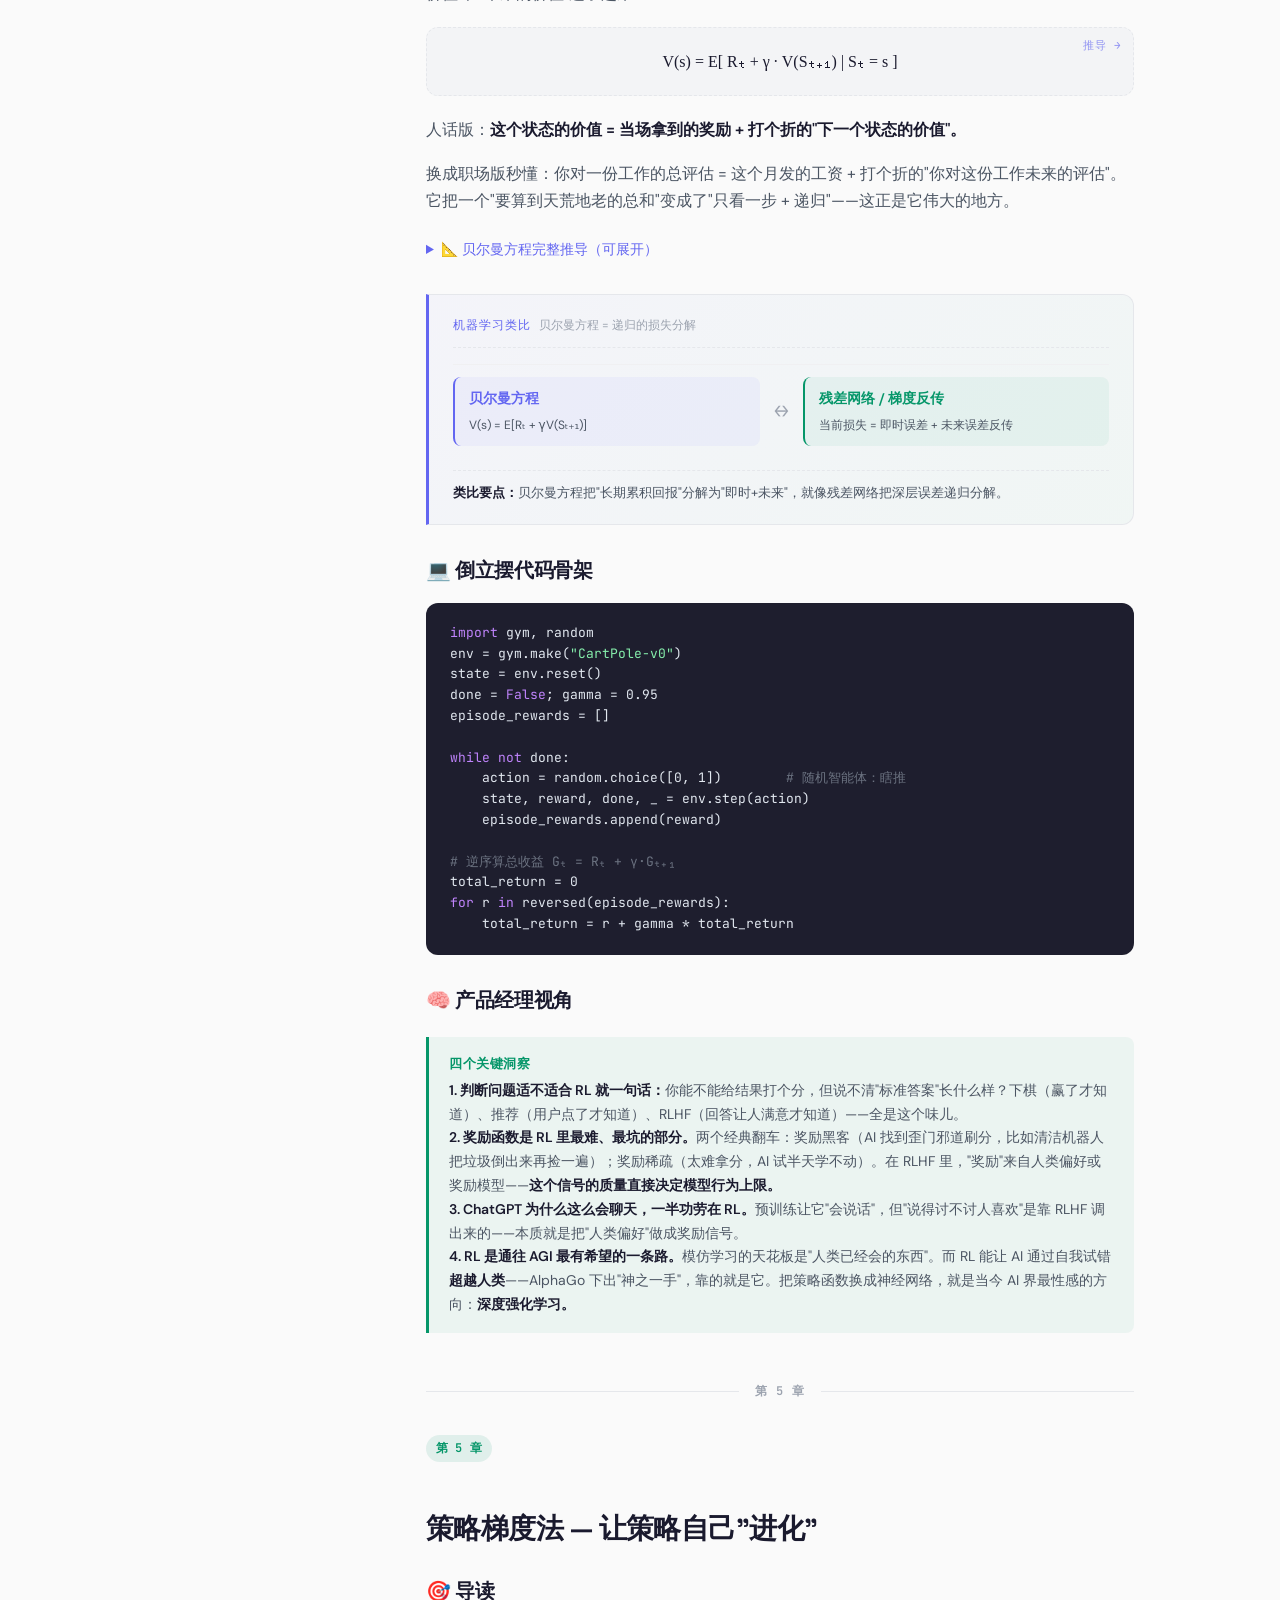
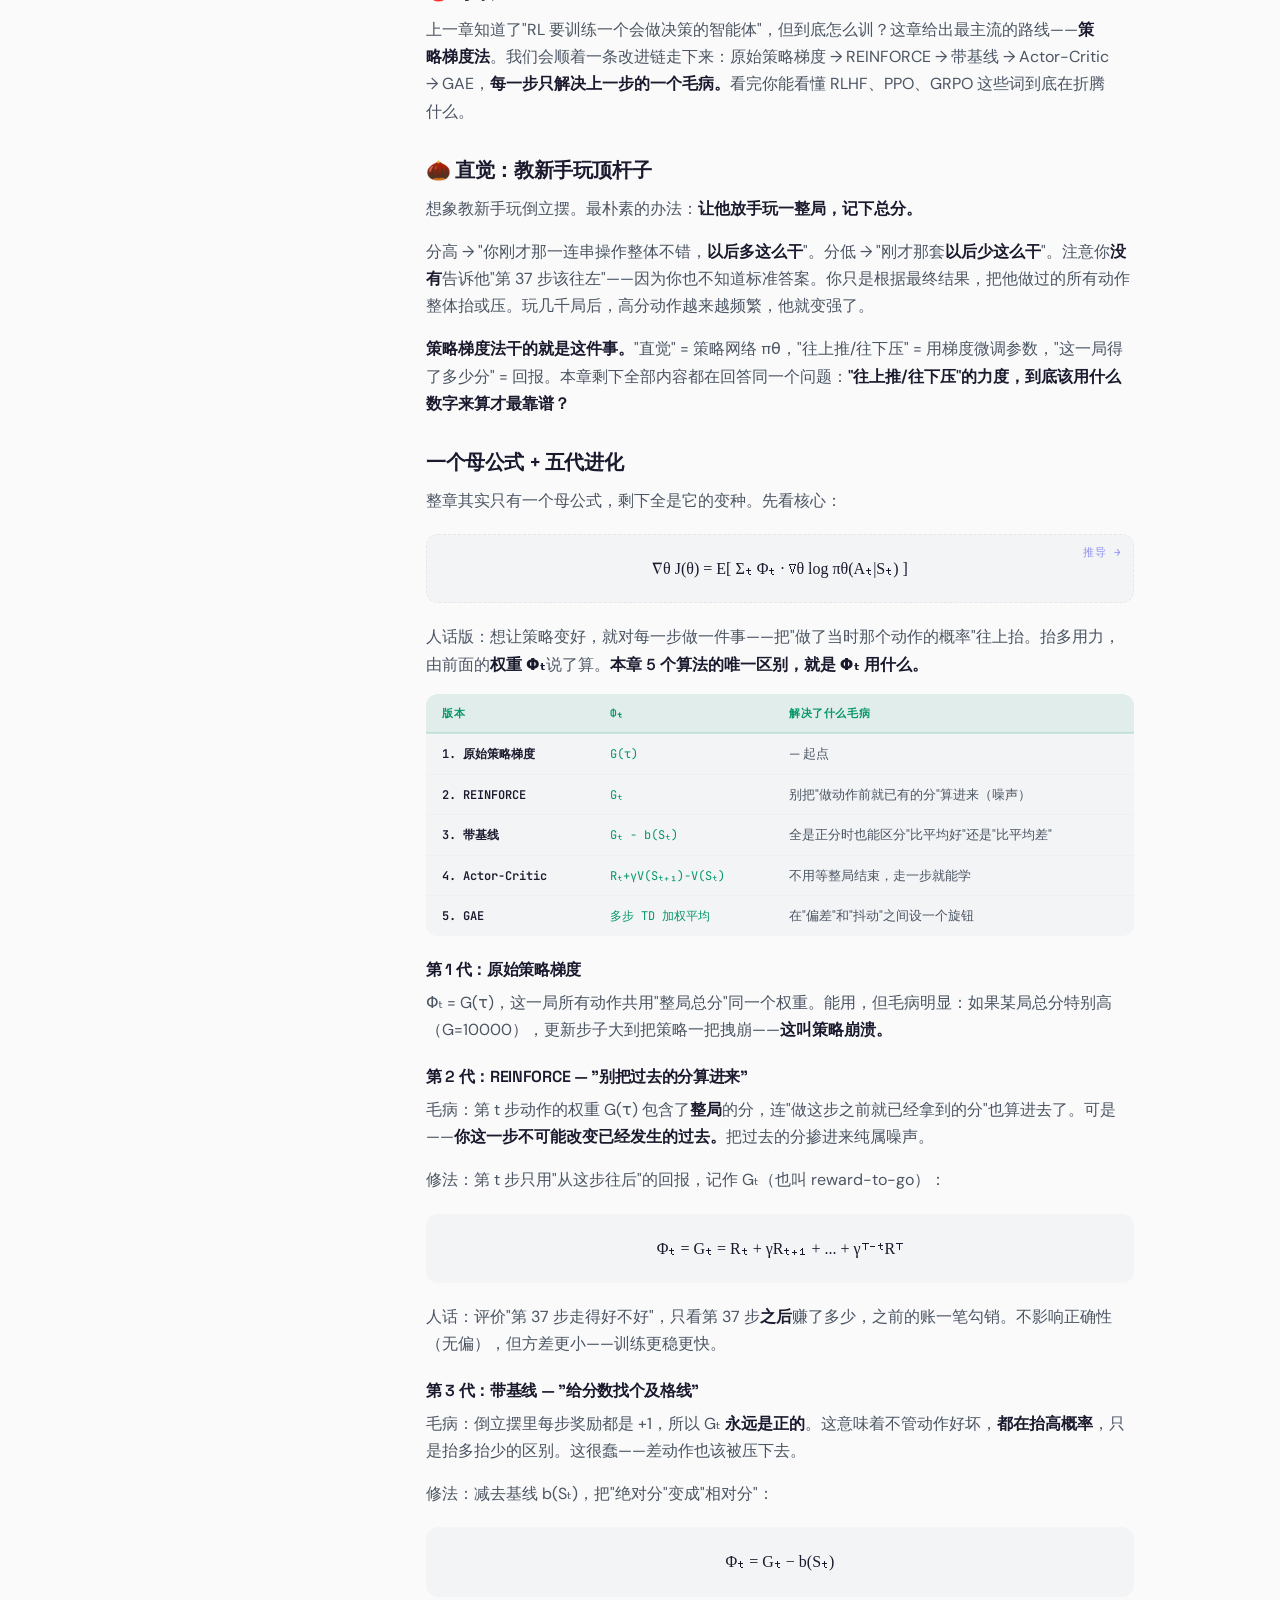
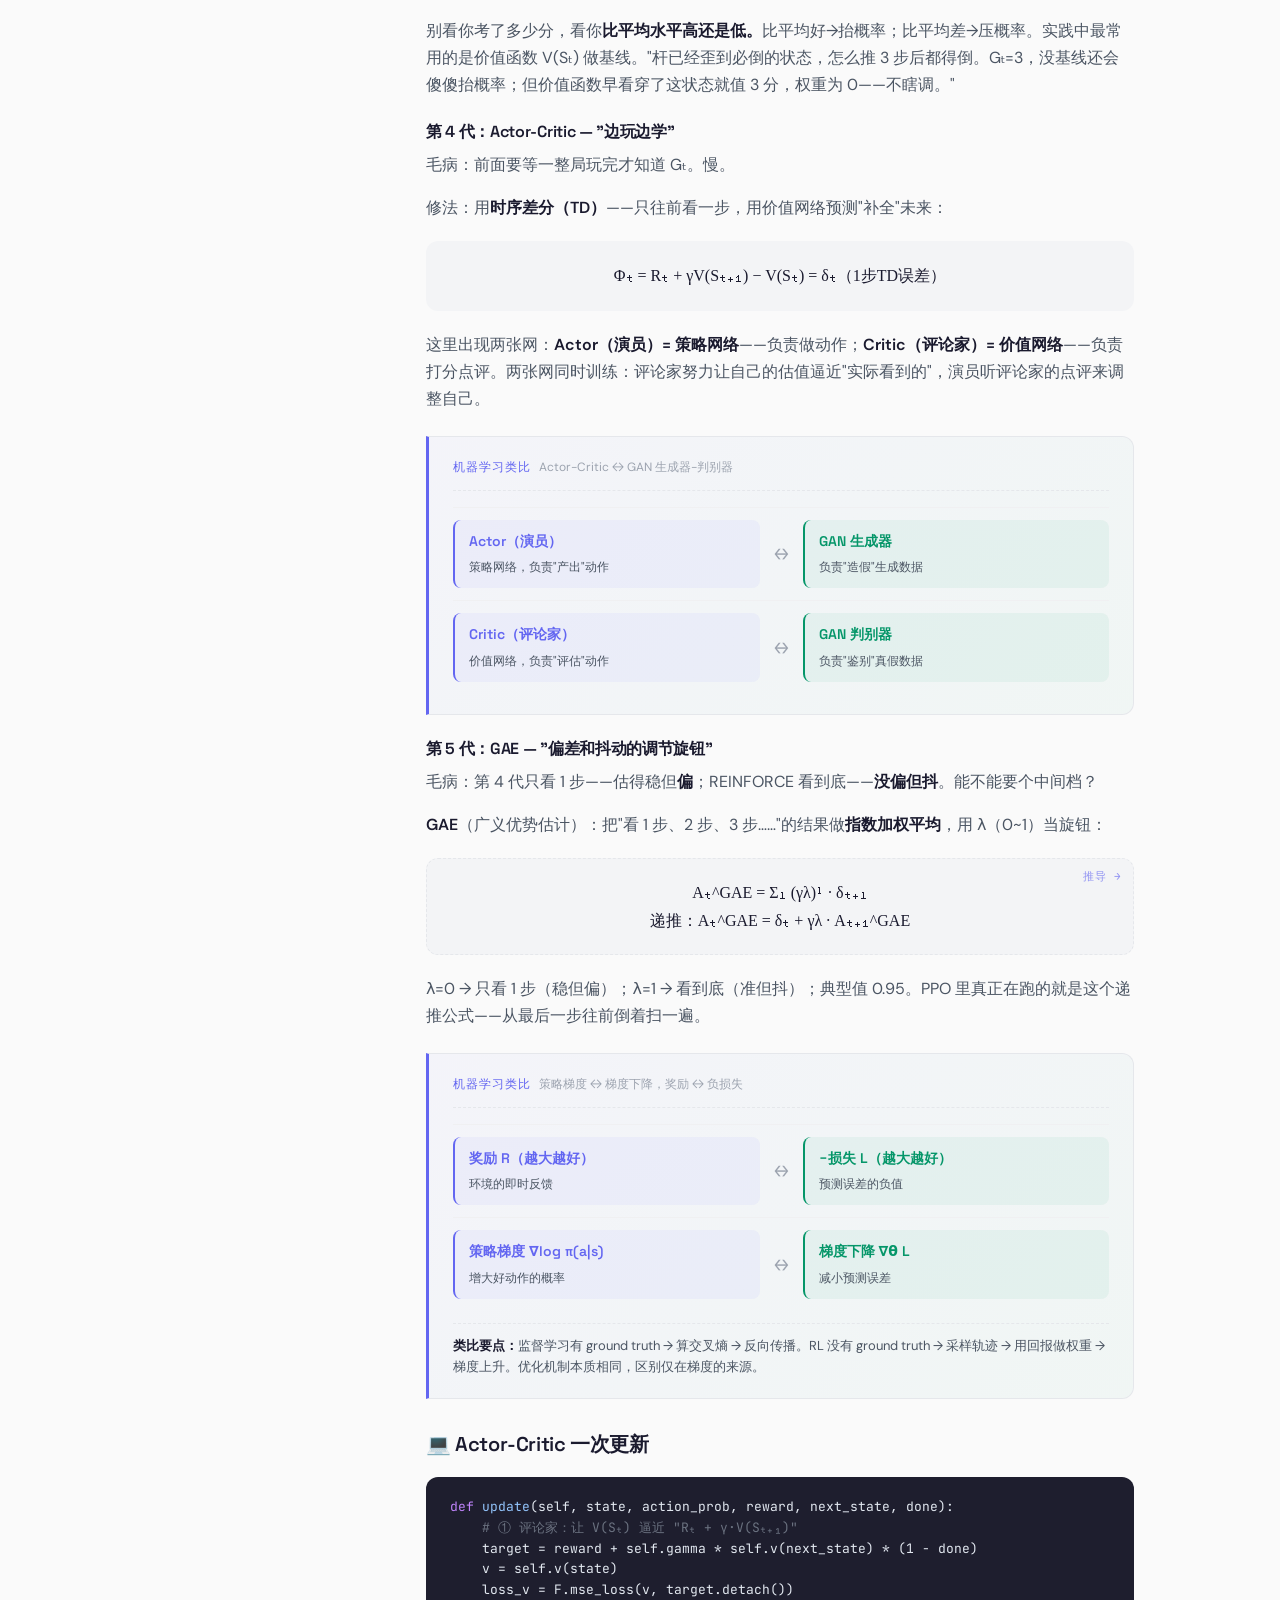
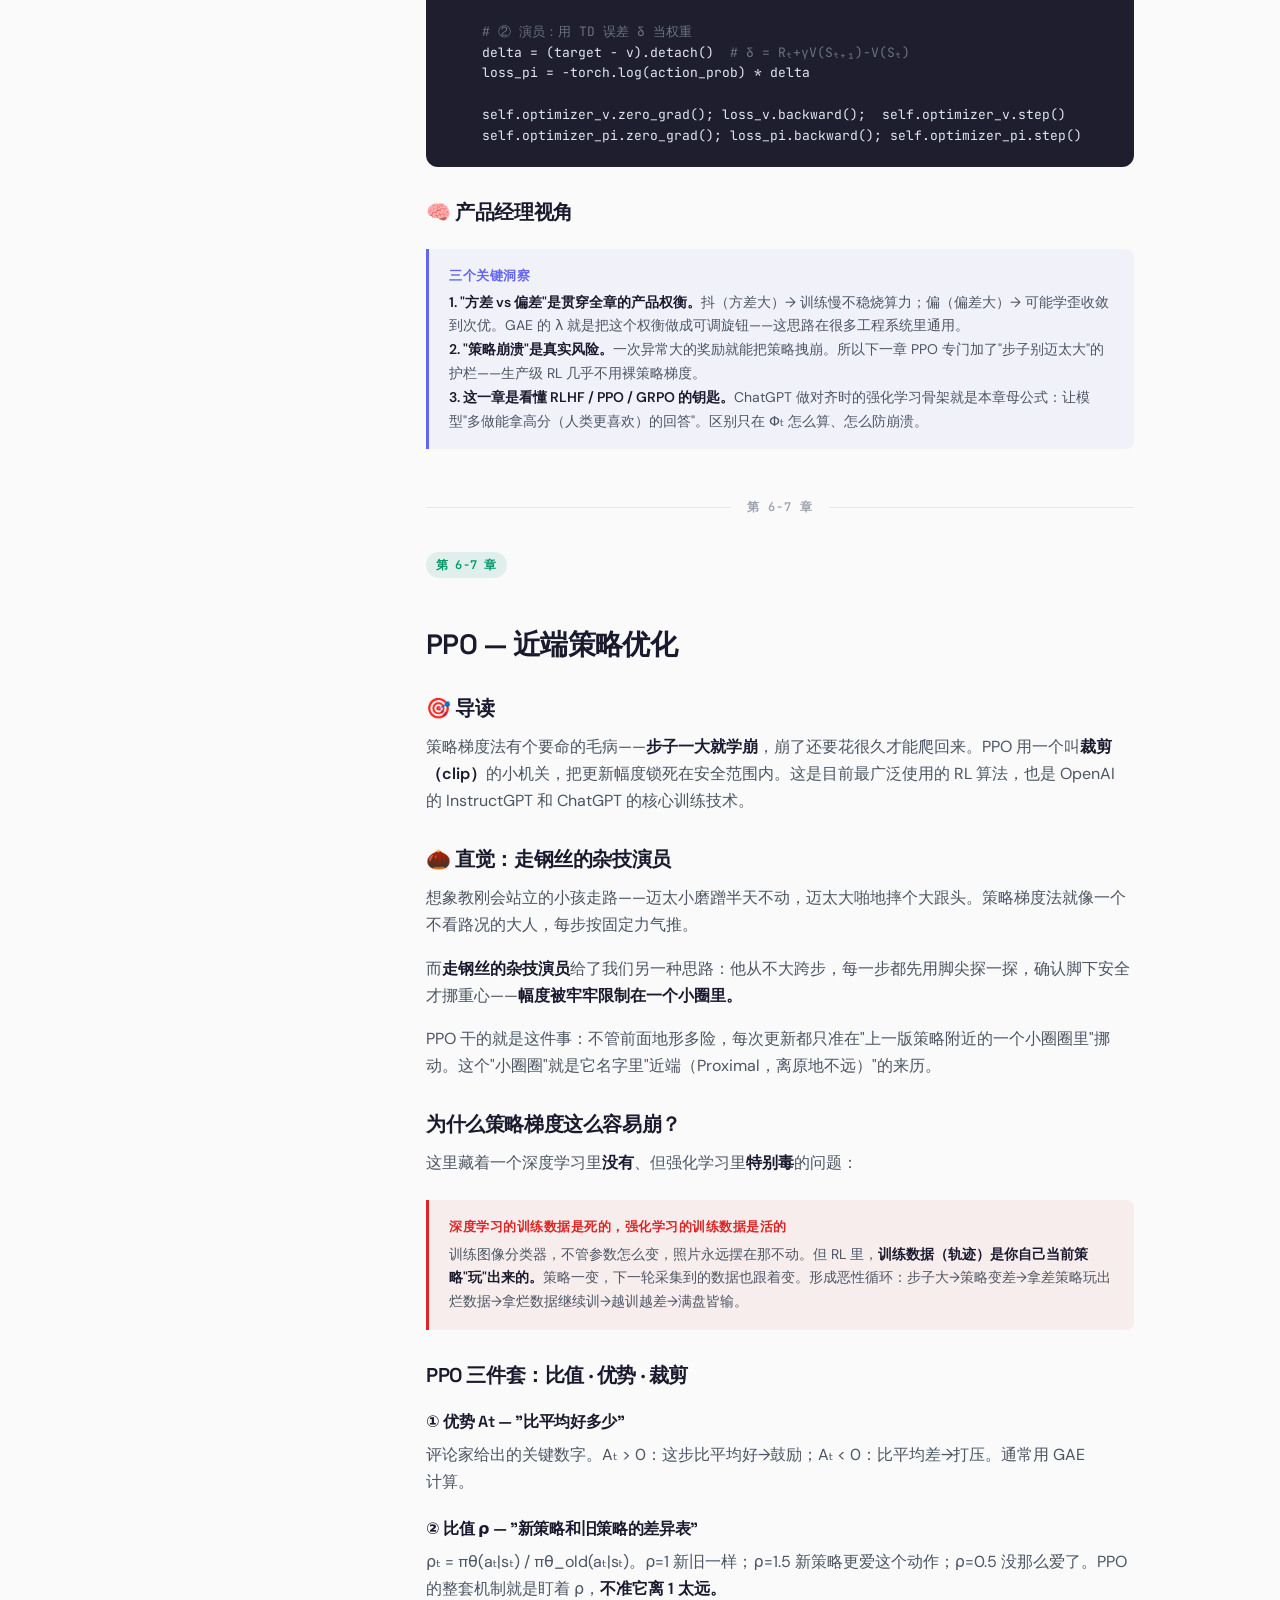
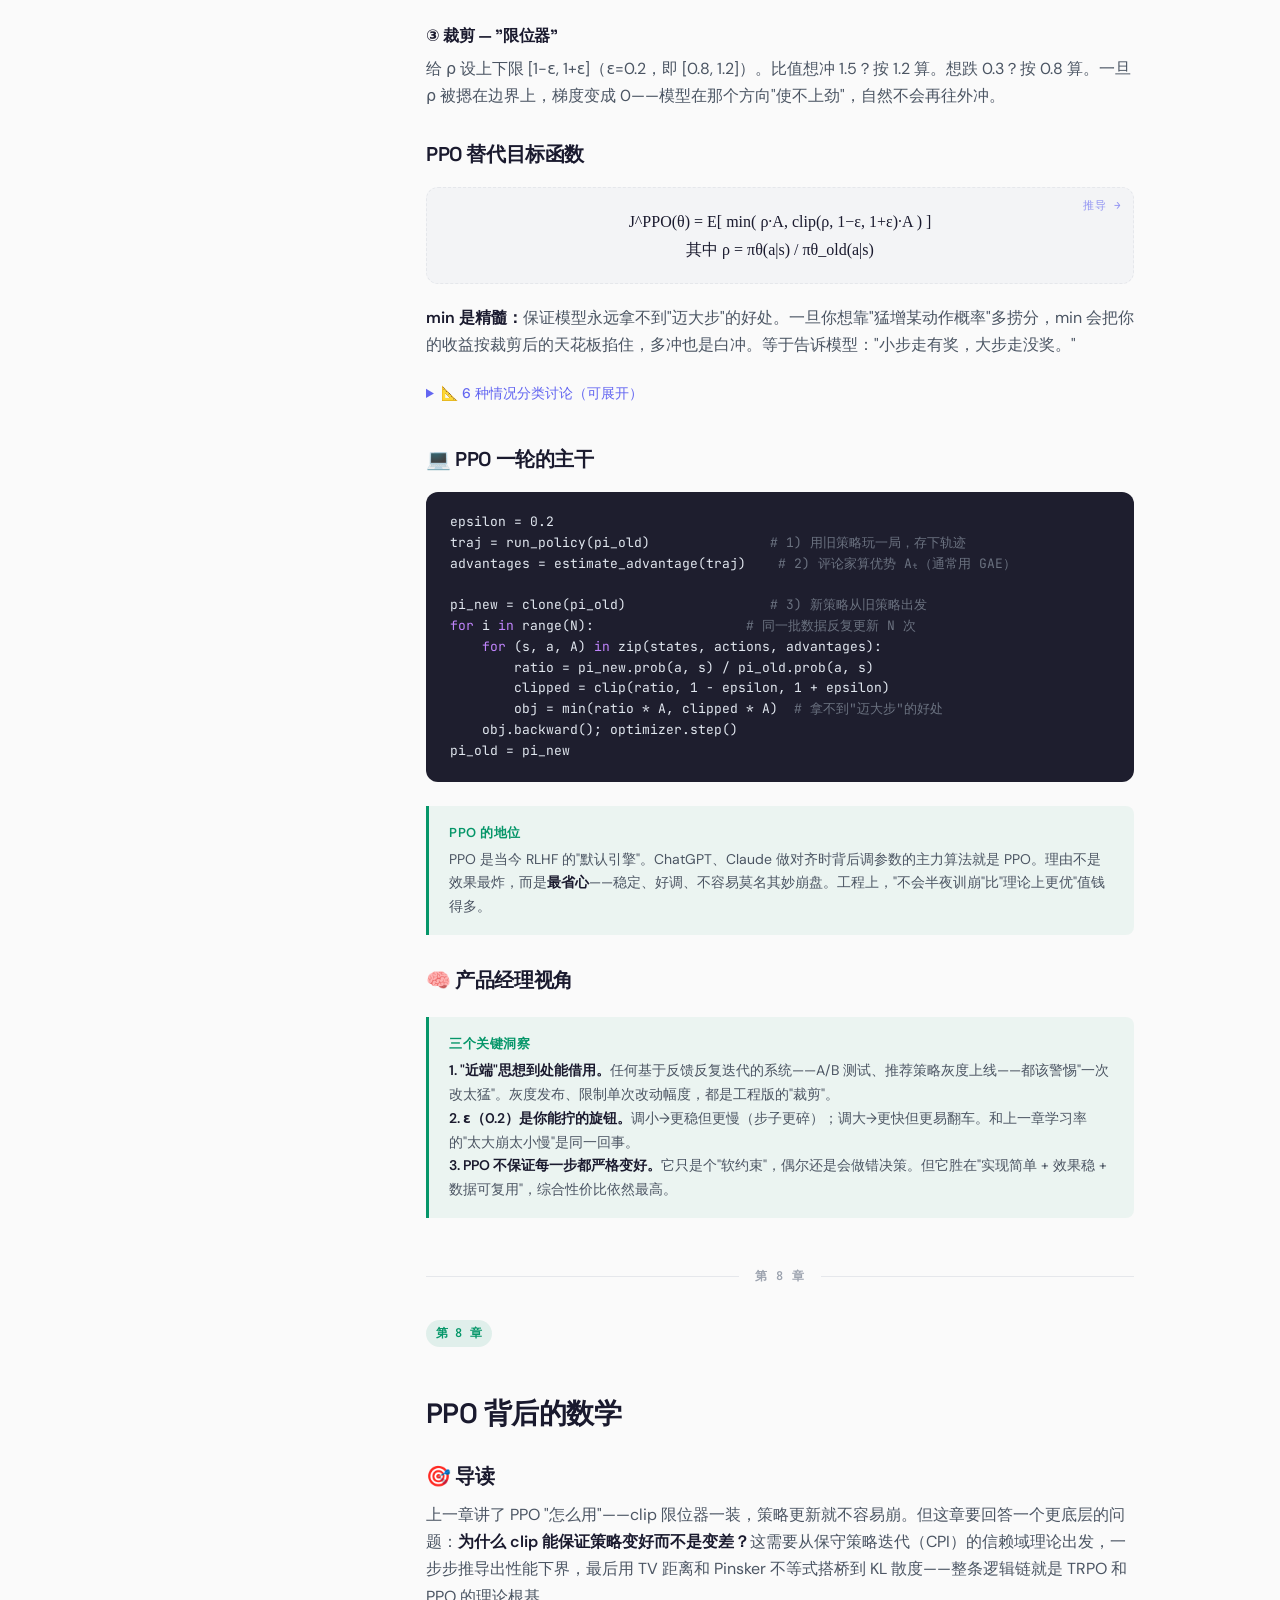
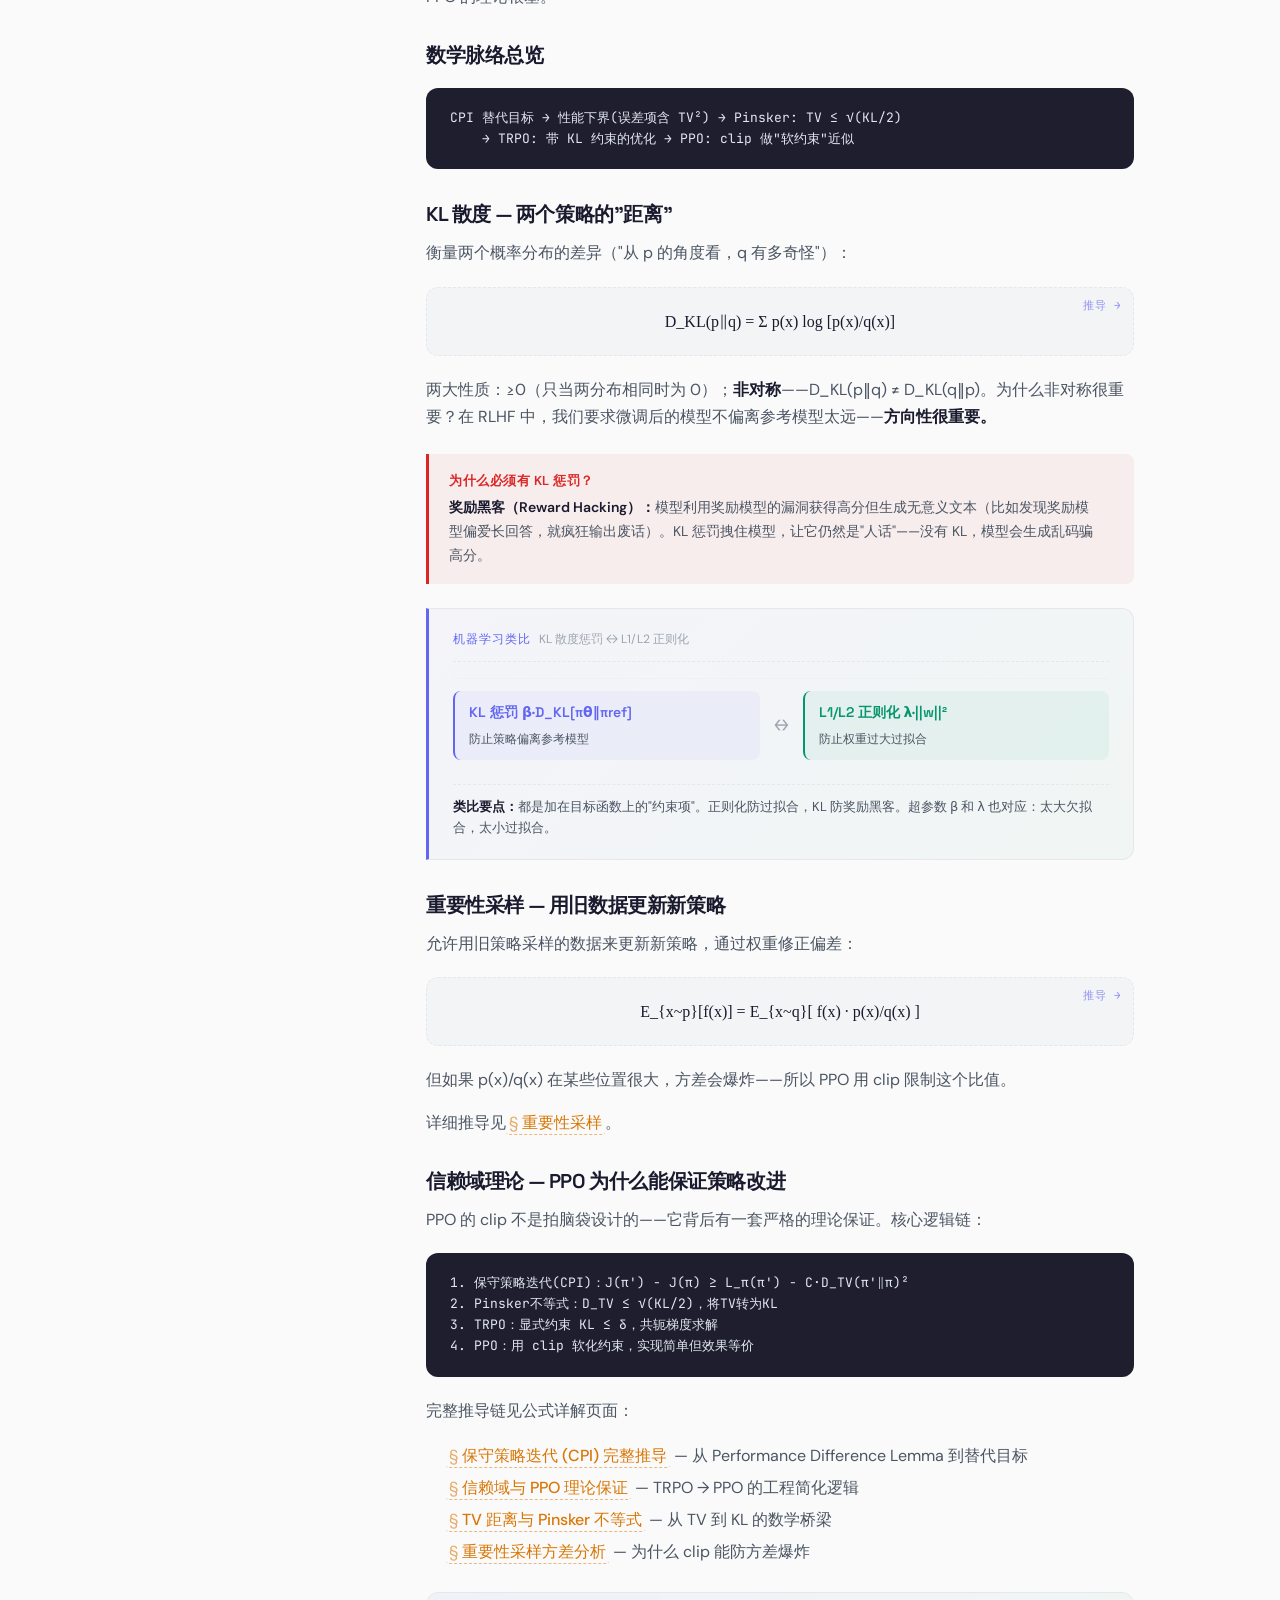
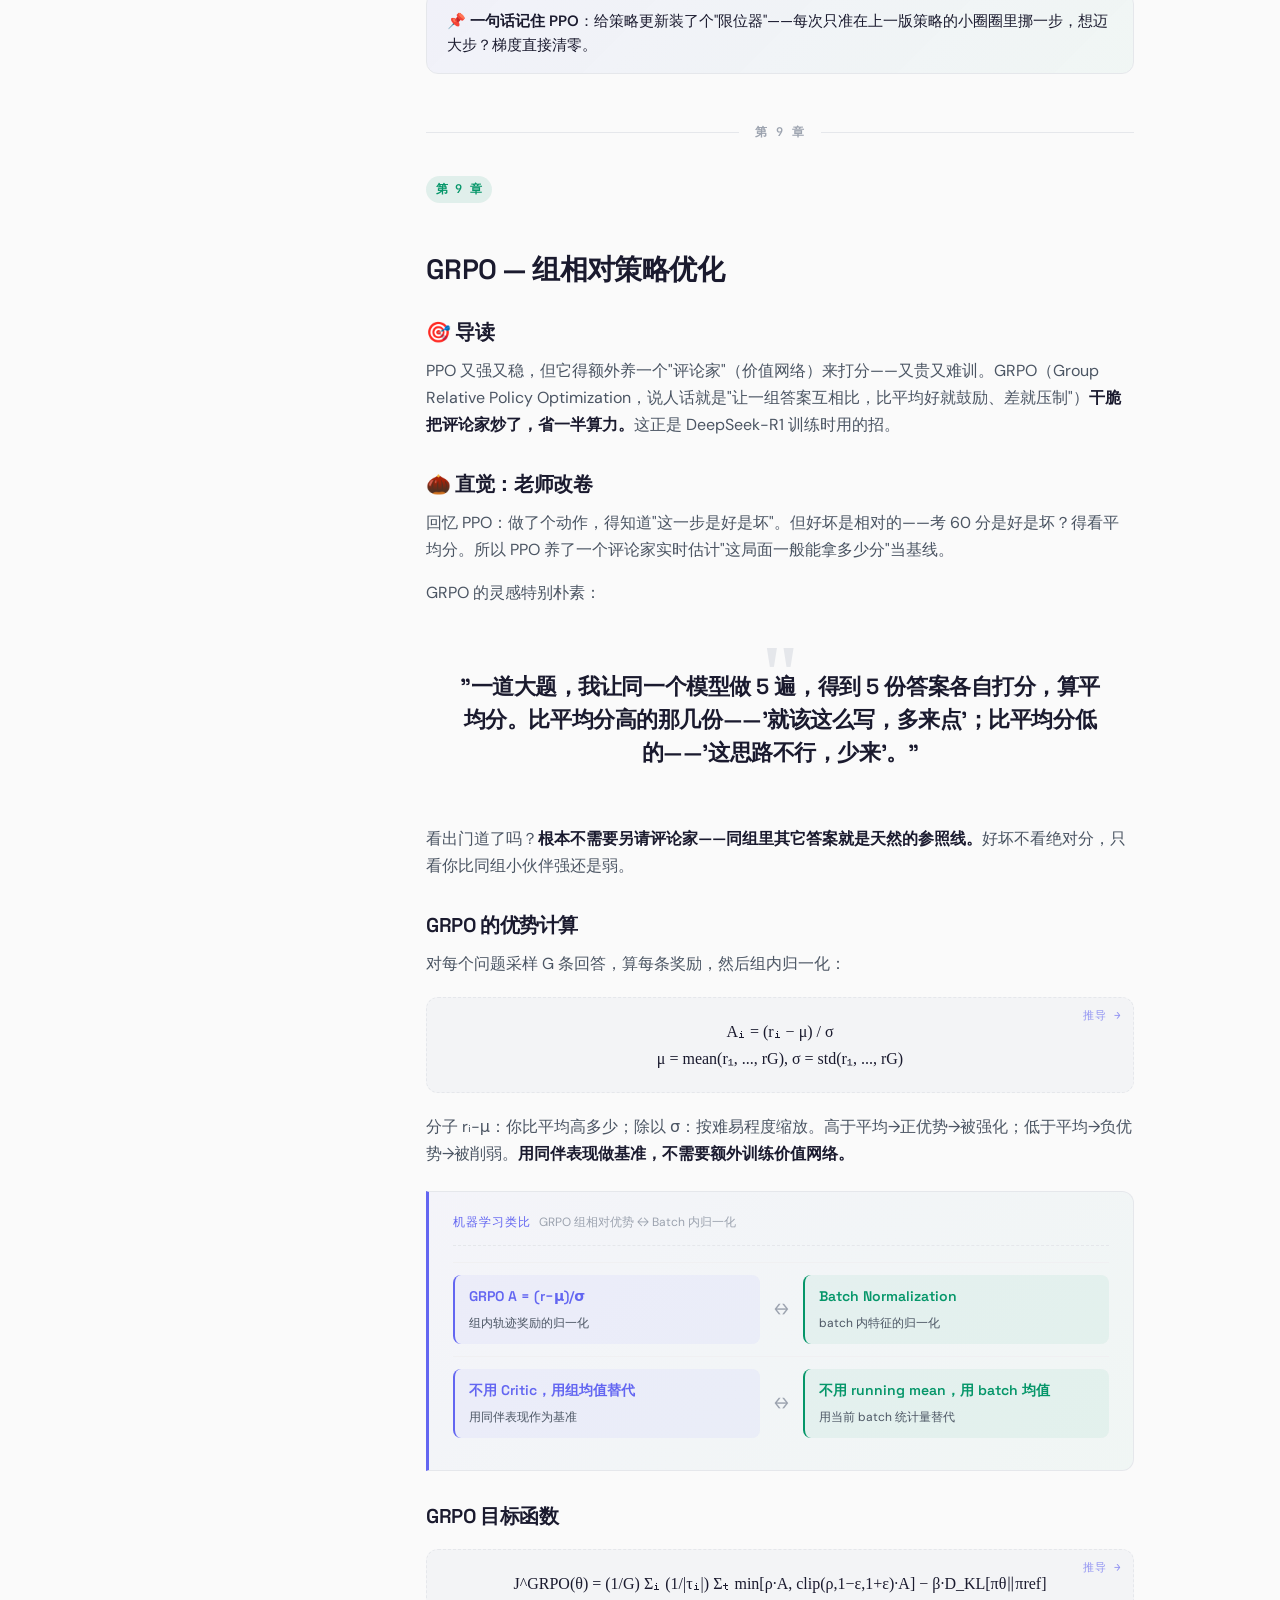
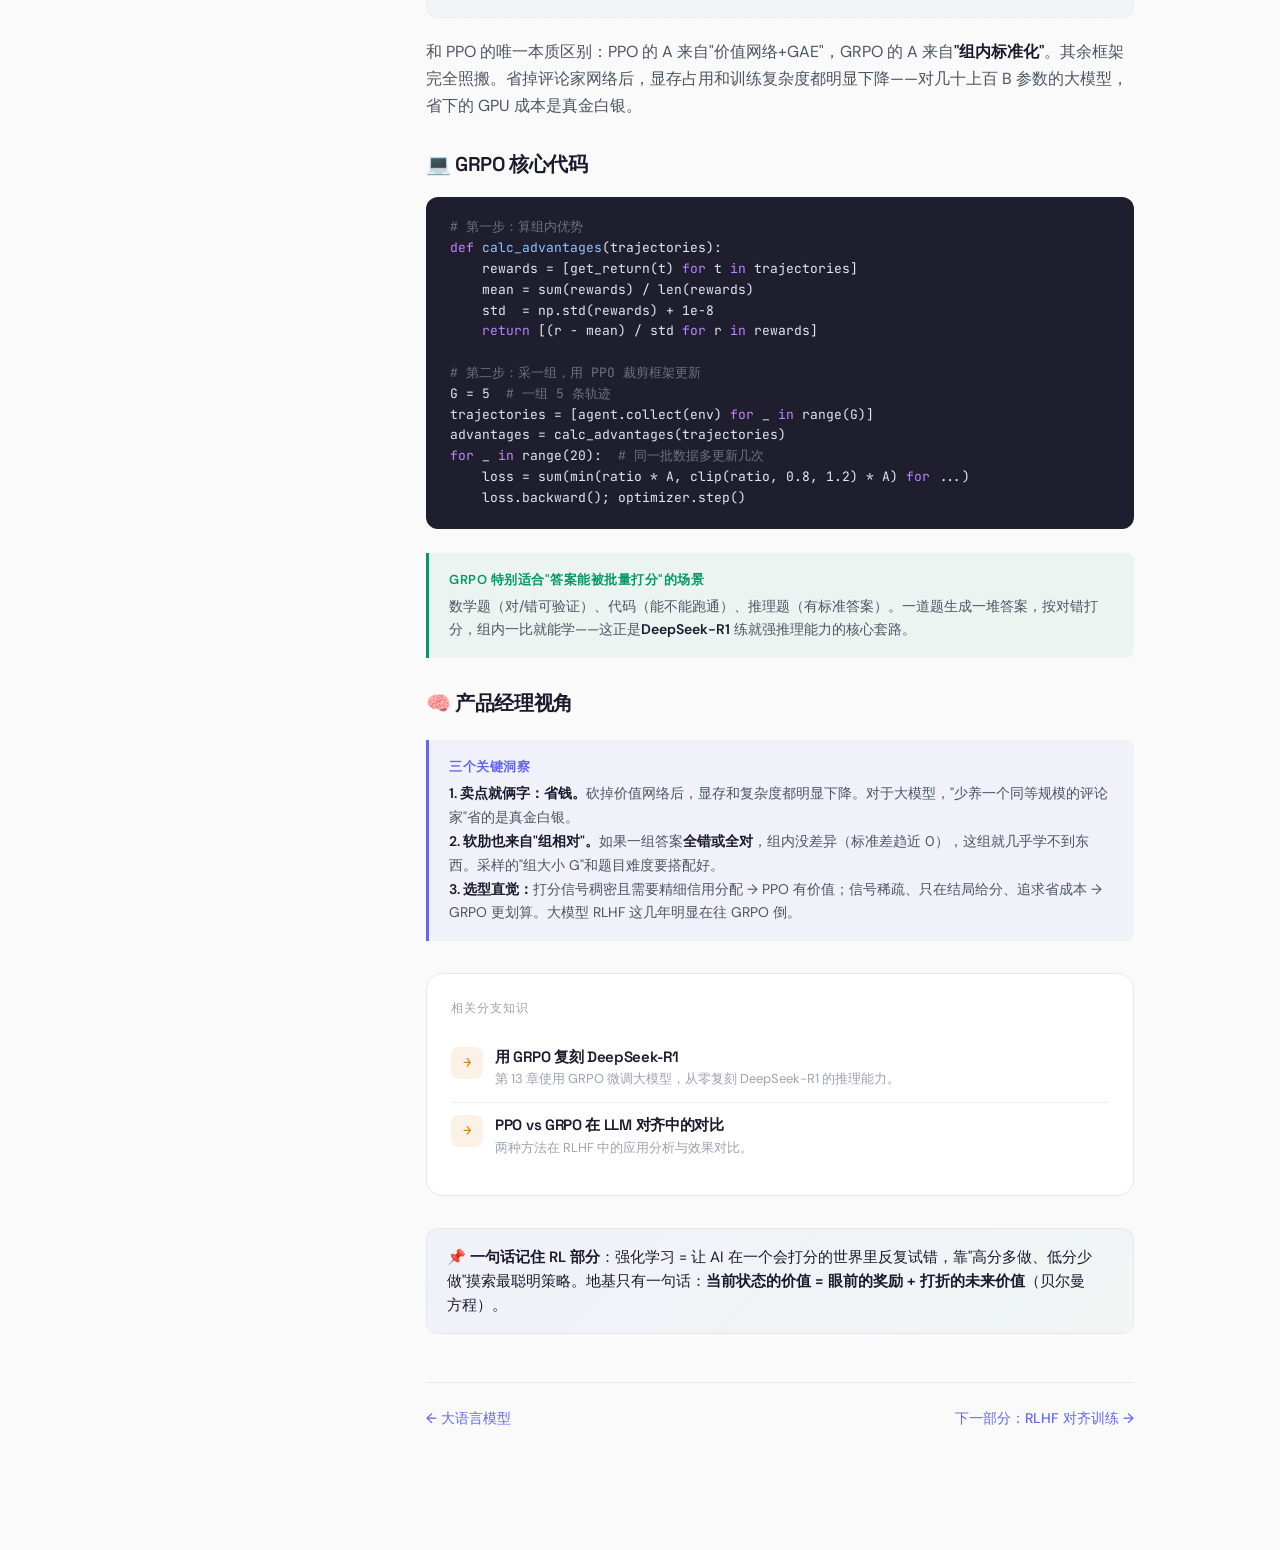
<file: rl.html>
<!DOCTYPE html>
<html lang="zh-CN">
<head>
<meta charset="UTF-8">
<meta name="viewport" content="width=device-width, initial-scale=1.0">
<title>强化学习 — AI知识库</title>
<link rel="stylesheet" href="style.css">
</head>
<body>
<button class="nav-toggle" onclick="document.querySelector('.sidebar').classList.toggle('open')">☰</button>

<!-- 搜索覆盖层 -->
<div id="search-overlay" class="search-overlay">
  <div class="search-box">
    <input type="text" id="search-input" class="search-input" placeholder="搜索概念、公式、章节... (Ctrl+K)" autocomplete="off">
    <div id="search-results" class="search-results"></div>
    <div class="search-hint">ESC 关闭 · ↑↓ 选择 · Enter 跳转</div>
  </div>
</div>

<!-- 主题切换按钮 -->
<button class="theme-toggle" id="theme-toggle" title="切换主题">🌓</button>

<div class="shell">

<aside class="sidebar">
  <div class="sidebar-brand"><h2>AI知识库</h2><p>大语言模型 · 强化学习 · 多模态</p></div>
  <nav class="sidebar-nav">
    <div class="sidebar-group">
      <div class="sidebar-group-title">知识主线</div>
      <a class="sidebar-link" href="index.html"><span class="dot" style="background:var(--c-llm)"></span>首页 · 知识地图</a>
      <a class="sidebar-link" href="llm.html"><span class="dot" style="background:var(--c-llm)"></span>大语言模型</a>
      <a class="sidebar-link active" href="rl.html"><span class="dot" style="background:var(--c-rl)"></span>强化学习</a>
      <a class="sidebar-link" href="rlhf.html"><span class="dot" style="background:var(--c-rlhf)"></span>RLHF 对齐训练</a>
      <a class="sidebar-link" href="multimodal.html"><span class="dot" style="background:var(--c-mm)"></span>多模态 AI</a>
      <a class="sidebar-link" href="knowledge-graph.html" style="margin-top:8px"><span class="dot" style="background:linear-gradient(135deg,var(--c-llm),var(--c-rl),var(--c-rlhf),var(--c-mm))"></span>🔗 知识图谱</a>
      <a class="sidebar-link" href="derivations.html" style="border-top:1px solid var(--border-soft);padding-top:12px"><span class="dot" style="background:var(--ink)"></span>公式与概念详解</a>
    </div>
    <div class="sidebar-group">
      <div class="sidebar-group-title">本章导航</div>
      <a class="sidebar-link" href="#rl-intro">04 · RL 基础与 MDP</a>
      <a class="sidebar-link" href="#policy-gradient">05 · 策略梯度法</a>
      <a class="sidebar-link" href="#ppo">06-07 · PPO 近端优化</a>
      <a class="sidebar-link" href="#ppo-math">08 · PPO 背后数学</a>
      <a class="sidebar-link" href="#grpo">09 · GRPO 组优化</a>
    </div>
  </nav>
  <div class="sidebar-footer">第 4–9 章 · 92 页 · 🎮 第二部分</div>
  <div class="search-shortcut">Ctrl+K 搜索</div>
</aside>

<main class="main">
  <div class="breadcrumb"><a href="index.html">首页</a> <span class="breadcrumb-sep">/</span> <span style="color:var(--c-rl);font-weight:600">强化学习</span></div>

  <span class="tag tag-rl">PART II</span>
  <h1>强化学习</h1>
  <div class="page-intro page-intro-rl">
    <p class="lead"><strong>前面学的大模型靠模仿人类写过的文字学会说话。但有些本事没法靠模仿——下棋、开车、让 ChatGPT 回答得更讨人喜欢。这时需要另一套思路：让 AI 自己动手试、自己吃亏、自己长记性。</strong>这套思路叫强化学习。用一个"倒立摆"小游戏把全部地基一次讲清——这是理解 RLHF 和 DeepSeek-R1 的理论基石。AlphaGo 下出人类从没想过的"神之一手"，靠的就是它。</p>
  </div>

  <div class="section-nav-grid">
    <a class="section-nav-card" data-branch="rl" href="#rl-intro"><div class="section-nav-num">第 4 章</div><h4>RL 是什么</h4><p>智能体、MDP、贝尔曼方程</p></a>
    <a class="section-nav-card" data-branch="rl" href="#policy-gradient"><div class="section-nav-num">第 5 章</div><h4>策略梯度法</h4><p>五代进化：REINFORCE→Actor-Critic→GAE</p></a>
    <a class="section-nav-card" data-branch="rl" href="#ppo"><div class="section-nav-num">第 6-7 章</div><h4>PPO 近端优化</h4><p>Clip 限位器 · 步子别太大</p></a>
    <a class="section-nav-card" data-branch="rl" href="#ppo-math"><div class="section-nav-num">第 8 章</div><h4>PPO 数学</h4><p>KL 散度 · 重要性采样</p></a>
    <a class="section-nav-card" data-branch="rl" href="#grpo"><div class="section-nav-num">第 9 章</div><h4>GRPO 组优化</h4><p>炒掉评论家 · DeepSeek 核心技术</p></a>
  </div>

  <!-- ============================ CHAPTER 4: RL INTRO ============================ -->
  <section class="section fade-in" id="rl-intro">
    <span class="tag tag-rl">第 4 章</span>
    <h2>强化学习是什么</h2>

    <h3>🌰 先讲个直觉：学骑自行车</h3>
    <p>想象你在<strong>学骑自行车</strong>。没人能给你一本《骑车说明书》照着背——你只能<strong>骑上去，摔，再骑，再摔。</strong>摔了你就知道"刚才那样不行"，没摔你就知道"这个感觉对了"。摔了几十次之后，你的身体莫名其妙就学会了，但你说不出具体规则。</p>
    <p>这就是强化学习。它和大模型"背书式"学习完全不同：</p>
    <div class="code-block"><pre>大模型学习（监督） = 给你看标准答案 → 照着学
强化学习（RL）    = 没人告诉你标准答案 → 做完才打分 → 分高多做、分低少做</pre></div>

    <p>再举个更日常的例子：<strong>你怎么知道哪家餐馆好吃？</strong>没人发给你一张"全城餐馆排行榜"。你只能一家一家去试——吃到好吃的记住、下次还来（这叫<strong>利用</strong>），偶尔也得尝尝没去过的新店（这叫<strong>探索</strong>），万一挖到宝呢。强化学习里的 AI，干的就是"骑车 + 找餐馆"这件事：<strong>在一个会给它打分的环境里不停地试，慢慢摸索出一套"怎么做能拿最高分"的本事。</strong></p>

    <h3>核心概念：智能体与环境的互动</h3>
    <p>RL 的世界只有两个主角，一直在你来我往地互动：</p>
    <ul style="padding-left:20px;margin-bottom:16px;color:var(--ink-2)">
      <li><strong>智能体（Agent）</strong>：做决策的家伙——我们要训练的 AI。比如自行车上的你、下棋的 AlphaGo。</li>
      <li><strong>环境（Environment）</strong>：智能体所处的世界——会对动作做出反应。比如自行车+路面、棋盘+对手。</li>
    </ul>
    <p>互动循环：智能体看一眼<strong>状态</strong> → 做一个<strong>动作</strong> → 环境<strong>变个样</strong> → 给智能体<strong>打个分</strong>。然后重复。</p>

    <div class="callout callout-info">
      <div class="callout-title">关键术语（说人话版）</div>
      <p><strong>状态 State</strong>：环境此刻的"快照"。倒立摆里是 4 个数字——车位置、车速、杆角度、杆角速度。如果你能看到环境的<strong>全部</strong>信息，叫"状态"；如果只能看到一部分（打牌只能看自己牌），叫"观察（Observation）"——入门先当一回事。<br>
      <strong>动作 Action</strong>：智能体能做的选择。倒立摆只有两个——向左推、向右推。所有可选动作叫<strong>动作空间</strong>。<br>
      <strong>即时奖励 Reward</strong>：环境当场给的打分。倒立摆就是"杆没倒 = +1"。<br>
      <strong>策略 Policy</strong>：智能体的"决策大脑"。输入状态，输出"该做什么动作"的<strong>概率分布</strong>——写成 π(a|s)，读作"在状态 s 下选动作 a 的概率"。为什么用概率？因为要留探索空间。<br>
      <strong>马尔可夫性质</strong>：未来只看现在，不翻旧账。下一个状态只取决于当前状态和动作——这是为了让问题简单到能算。</p>
    </div>

    <h3>倒立摆（CartPole）：贯穿始终的示例</h3>
    <p>一根木杆竖在小推车上（像手心顶扫帚），杆会往一边倒，你得左右推车保持不倒：</p>
    <ul style="padding-left:20px;margin-bottom:16px;color:var(--ink-2)">
      <li><strong>动作空间</strong>：向左推 / 向右推（2 个离散动作）</li>
      <li><strong>状态</strong>：推车位置、速度、木杆角度、角速度（4 个数字）</li>
      <li><strong>即时奖励</strong>：木杆不倒 = +1</li>
      <li><strong>结束条件</strong>：杆倒 / 推出屏幕（失败）；撑满 200 步（满分）</li>
    </ul>

    <h3>探索 vs 利用</h3>
    <p>为什么策略要用"概率抽签"而不是每次都选概率最大的动作？因为<strong>只盯着眼前最优，可能错过更好的长远收益。</strong>就像前面"找餐馆"的道理：每次都去最熟的那家（利用），你永远发现不了可能更好吃的新店（探索）。倒立摆里也一样：有时候故意推一个"看起来不太对"的方向，反而能让杆子进入一个更容易长期保持平衡的姿势。好的智能体要在"稳吃眼前"和"赌一把未来"之间找平衡。</p>

    <!-- RL ≈ ML Analogy -->
    <div class="analogy-box">
      <div class="analogy-box-header"><span class="analogy-box-title">机器学习类比</span><span class="analogy-box-subtitle">用监督学习理解 RL 基本概念</span></div>
      <div class="analogy-row">
        <div class="analogy-side analogy-side-rl"><strong>状态 S / 动作 A</strong><span>环境描述 / 智能体的选择</span></div>
        <div class="analogy-arrow">↔</div>
        <div class="analogy-side analogy-side-ml"><strong>特征 X / 标签 ỹ</strong><span>数据描述 / 模型的预测</span></div>
      </div>
      <div class="analogy-row">
        <div class="analogy-side analogy-side-rl"><strong>策略函数 π(a|s)</strong><span>输入状态→输出动作概率分布</span></div>
        <div class="analogy-arrow">↔</div>
        <div class="analogy-side analogy-side-ml"><strong>分类器 / softmax 输出</strong><span>输入特征→输出类别概率分布</span></div>
      </div>
      <div class="analogy-note"><strong>类比要点：</strong>策略网络和分类器结构几乎一样——全连接层 + softmax。区别：分类器的"正确答案"来自人工标注，策略的"正确答案"由回报信号反推。把 RL 想象成一个"没有标签的分类问题"会很好理解。</div>
    </div>

    <h3>回报与折扣因子</h3>
    <p>智能体想最大化的不是某一步的奖励，而是<strong>从此刻起未来所有奖励的总和</strong>——越远的越打折：</p>
    <div class="math-block">Gₜ = Rₜ + γRₜ₊₁ + γ²Rₜ₊₂ + ... = Rₜ + γGₜ₊₁</div>
    <p>右边 Gₜ = Rₜ + γGₜ₊₁ 是个漂亮的递推式：<strong>今天的总收益 = 今天的奖励 + 打个折的"明天起的总收益"。</strong>后面所有 RL 算法都靠它。γ（折扣因子，0~1）有两个作用：让眼前的奖励更值钱（"今天 1 万 vs 一年后 2 万"）；防止无限游戏的总分加到无穷大。</p>

    <h3>马尔可夫决策过程（MDP）</h3>
    <p>把"状态转移 + 奖励 + 策略 + 马尔可夫性质"打包在一起，就是 RL 的标准数学框架——MDP。它包含：</p>
    <ul style="padding-left:20px;margin-bottom:16px;color:var(--ink-2)">
      <li><strong>状态转移概率</strong> p(s′|s,a)：在状态 s 做动作 a，跳到 s′ 的概率——<strong>这是环境说了算</strong>，智能体管不着</li>
      <li><strong>奖励函数</strong> r(s,a,s′)：跳过去后拿多少分</li>
      <li><strong>策略</strong> π(a|s)：智能体唯一能控制的东西</li>
    </ul>
    <p><strong>马尔可夫性质</strong>：预测下一步只需要看"上一步的状态和动作"——不翻旧账。这是为了让问题简单到能算，否则要考虑全部历史，组合数会爆炸。</p>

    <h3>贝尔曼方程 — RL 的基石</h3>
    <p>状态价值函数 V(s)：站在状态 s，按策略 π 一直玩下去，<strong>平均</strong>能拿多少总分。贝尔曼方程把"现在的价值"和"未来的价值"连了起来：</p>
    <a class="math-block" href="derivations.html#bellman">V(s) = E[ Rₜ + γ · V(Sₜ₊₁) | Sₜ = s ]</a>

    <p>人话版：<strong>这个状态的价值 = 当场拿到的奖励 + 打个折的"下一个状态的价值"。</strong></p>
    <p>换成职场版秒懂：你对一份工作的总评估 = 这个月发的工资 + 打个折的"你对这份工作未来的评估"。它把一个"要算到天荒地老的总和"变成了"只看一步 + 递归"——这正是它伟大的地方。</p>

    <details class="expand-detail">
      <summary>📐 贝尔曼方程完整推导（可展开）</summary>
      <div style="background:var(--bg-soft);border-radius:var(--r-sm);padding:16px;margin-top:8px;font-size:14px;line-height:1.8">
        <p>从 Gₜ = Rₜ + γGₜ₊₁ 出发，代入价值函数定义：</p>
        <p>v(s) = E[Gₜ|Sₜ=s] = E[Rₜ|Sₜ=s] + γE[Gₜ₊₁|Sₜ=s]</p>
        <p>第一项（即时奖励期望）把所有可能的"动作×转移×奖励"加权求和：</p>
        <p>E[Rₜ|Sₜ=s] = Σₐ Σₛ′ π(a|s) p(s′|s,a) r(s,a,s′)</p>
        <p>第二项利用马尔可夫性质化成下一个状态的价值：</p>
        <p>E[Gₜ₊₁|Sₜ=s] = Σₐ Σₛ′ π(a|s) p(s′|s,a) v(s′)</p>
        <p>合起来就是完整的贝尔曼方程。别记推导——<strong>记住"现在的价值 = 即时奖励 + 折扣×未来价值"</strong>才是地基。</p>
      </div>
    </details>

    <!-- Bellman/ResNet Analogy -->
    <div class="analogy-box">
      <div class="analogy-box-header"><span class="analogy-box-title">机器学习类比</span><span class="analogy-box-subtitle">贝尔曼方程 = 递归的损失分解</span></div>
      <div class="analogy-row">
        <div class="analogy-side analogy-side-rl"><strong>贝尔曼方程</strong><span>V(s) = E[Rₜ + γV(Sₜ₊₁)]</span></div>
        <div class="analogy-arrow">↔</div>
        <div class="analogy-side analogy-side-ml"><strong>残差网络 / 梯度反传</strong><span>当前损失 = 即时误差 + 未来误差反传</span></div>
      </div>
      <div class="analogy-note"><strong>类比要点：</strong>贝尔曼方程把"长期累积回报"分解为"即时+未来"，就像残差网络把深层误差递归分解。</div>
    </div>

    <h3>💻 倒立摆代码骨架</h3>
    <div class="code-block"><pre><span class="keyword">import</span> gym, random
env = gym.make(<span class="string">"CartPole-v0"</span>)
state = env.reset()
done = <span class="keyword">False</span>; gamma = 0.95
episode_rewards = []

<span class="keyword">while not</span> done:
    action = random.choice([0, 1])        <span class="comment"># 随机智能体：瞎推</span>
    state, reward, done, _ = env.step(action)
    episode_rewards.append(reward)

<span class="comment"># 逆序算总收益 Gₜ = Rₜ + γ·Gₜ₊₁</span>
total_return = 0
<span class="keyword">for</span> r <span class="keyword">in</span> reversed(episode_rewards):
    total_return = r + gamma * total_return</pre></div>

    <h3>🧠 产品经理视角</h3>
    <div class="callout callout-tip">
      <div class="callout-title">四个关键洞察</div>
      <p><strong>1. 判断问题适不适合 RL 就一句话：</strong>你能不能给结果打个分，但说不清"标准答案"长什么样？下棋（赢了才知道）、推荐（用户点了才知道）、RLHF（回答让人满意才知道）——全是这个味儿。</p>
      <p><strong>2. 奖励函数是 RL 里最难、最坑的部分。</strong>两个经典翻车：奖励黑客（AI 找到歪门邪道刷分，比如清洁机器人把垃圾倒出来再捡一遍）；奖励稀疏（太难拿分，AI 试半天学不动）。在 RLHF 里，"奖励"来自人类偏好或奖励模型——<strong>这个信号的质量直接决定模型行为上限。</strong></p>
      <p><strong>3. ChatGPT 为什么这么会聊天，一半功劳在 RL。</strong>预训练让它"会说话"，但"说得讨不讨人喜欢"是靠 RLHF 调出来的——本质就是把"人类偏好"做成奖励信号。</p>
      <p><strong>4. RL 是通往 AGI 最有希望的一条路。</strong>模仿学习的天花板是"人类已经会的东西"。而 RL 能让 AI 通过自我试错<strong>超越人类</strong>——AlphaGo 下出"神之一手"，靠的就是它。把策略函数换成神经网络，就是当今 AI 界最性感的方向：<strong>深度强化学习。</strong></p>
    </div>
  </section>

  <div class="chapter-sep"><span>第 5 章</span></div>

  <section class="section fade-in" id="policy-gradient">
    <span class="tag tag-rl">第 5 章</span>
    <h2>策略梯度法 — 让策略自己"进化"</h2>

    <h3>🎯 导读</h3>
    <p>上一章知道了"RL 要训练一个会做决策的智能体"，但到底怎么训？这章给出最主流的路线——<strong>策略梯度法</strong>。我们会顺着一条改进链走下来：原始策略梯度 → REINFORCE → 带基线 → Actor-Critic → GAE，<strong>每一步只解决上一步的一个毛病。</strong>看完你能看懂 RLHF、PPO、GRPO 这些词到底在折腾什么。</p>

    <h3>🌰 直觉：教新手玩顶杆子</h3>
    <p>想象教新手玩倒立摆。最朴素的办法：<strong>让他放手玩一整局，记下总分。</strong></p>
    <p>分高 → "你刚才那一连串操作整体不错，<strong>以后多这么干</strong>"。分低 → "刚才那套<strong>以后少这么干</strong>"。注意你<strong>没有</strong>告诉他"第 37 步该往左"——因为你也不知道标准答案。你只是根据最终结果，把他做过的所有动作整体抬或压。玩几千局后，高分动作越来越频繁，他就变强了。</p>
    <p><strong>策略梯度法干的就是这件事。</strong>"直觉" = 策略网络 πθ，"往上推/往下压" = 用梯度微调参数，"这一局得了多少分" = 回报。本章剩下全部内容都在回答同一个问题：<strong>"往上推/往下压"的力度，到底该用什么数字来算才最靠谱？</strong></p>

    <h3>一个母公式 + 五代进化</h3>
    <p>整章其实只有一个母公式，剩下全是它的变种。先看核心：</p>
    <a class="math-block" href="derivations.html#policy-gradient-thm">∇θ J(θ) = E[ Σₜ Φₜ · ∇θ log πθ(Aₜ|Sₜ) ]</a>
    <p>人话版：想让策略变好，就对每一步做一件事——把"做了当时那个动作的概率"往上抬。抬多用力，由前面的<strong>权重 Φₜ</strong>说了算。<strong>本章 5 个算法的唯一区别，就是 Φₜ 用什么。</strong></p>

    <div class="gen-table-wrap">
      <table class="gen-table">
        <tr><th>版本</th><th>Φₜ</th><th>解决了什么毛病</th></tr>
        <tr><td>1. 原始策略梯度</td><td>G(τ)</td><td>— 起点</td></tr>
        <tr><td>2. REINFORCE</td><td>Gₜ</td><td>别把"做动作前就已有的分"算进来（噪声）</td></tr>
        <tr><td>3. 带基线</td><td>Gₜ − b(Sₜ)</td><td>全是正分时也能区分"比平均好"还是"比平均差"</td></tr>
        <tr><td>4. Actor-Critic</td><td>Rₜ+γV(Sₜ₊₁)−V(Sₜ)</td><td>不用等整局结束，走一步就能学</td></tr>
        <tr><td>5. GAE</td><td>多步 TD 加权平均</td><td>在"偏差"和"抖动"之间设一个旋钮</td></tr>
      </table>
    </div>

    <h4>第 1 代：原始策略梯度</h4>
    <p>Φₜ = G(τ)，这一局所有动作共用"整局总分"同一个权重。能用，但毛病明显：如果某局总分特别高（G=10000），更新步子大到把策略一把拽崩——<strong>这叫策略崩溃。</strong></p>

    <h4>第 2 代：REINFORCE — "别把过去的分算进来"</h4>
    <p>毛病：第 t 步动作的权重 G(τ) 包含了<strong>整局</strong>的分，连"做这步之前就已经拿到的分"也算进去了。可是——<strong>你这一步不可能改变已经发生的过去。</strong>把过去的分掺进来纯属噪声。</p>
    <p>修法：第 t 步只用"从这步往后"的回报，记作 Gₜ（也叫 reward-to-go）：</p>
    <div class="math-block">Φₜ = Gₜ = Rₜ + γRₜ₊₁ + ... + γᵀ⁻ᵗRᵀ</div>
    <p>人话：评价"第 37 步走得好不好"，只看第 37 步<strong>之后</strong>赚了多少，之前的账一笔勾销。不影响正确性（无偏），但方差更小——训练更稳更快。</p>

    <h4>第 3 代：带基线 — "给分数找个及格线"</h4>
    <p>毛病：倒立摆里每步奖励都是 +1，所以 Gₜ <strong>永远是正的</strong>。这意味着不管动作好坏，<strong>都在抬高概率</strong>，只是抬多抬少的区别。这很蠢——差动作也该被压下去。</p>
    <p>修法：减去基线 b(Sₜ)，把"绝对分"变成"相对分"：</p>
    <div class="math-block">Φₜ = Gₜ − b(Sₜ)</div>
    <p>别看你考了多少分，看你<strong>比平均水平高还是低。</strong>比平均好→抬概率；比平均差→压概率。实践中最常用的是价值函数 V(Sₜ) 做基线。"杆已经歪到必倒的状态，怎么推 3 步后都得倒。Gₜ=3，没基线还会傻傻抬概率；但价值函数早看穿了这状态就值 3 分，权重为 0——不瞎调。"</p>

    <h4>第 4 代：Actor-Critic — "边玩边学"</h4>
    <p>毛病：前面要等一整局玩完才知道 Gₜ。慢。</p>
    <p>修法：用<strong>时序差分（TD）</strong>——只往前看一步，用价值网络预测"补全"未来：</p>
    <div class="math-block">Φₜ = Rₜ + γV(Sₜ₊₁) − V(Sₜ) = δₜ（1步TD误差）</div>
    <p>这里出现两张网：<strong>Actor（演员）= 策略网络</strong>——负责做动作；<strong>Critic（评论家）= 价值网络</strong>——负责打分点评。两张网同时训练：评论家努力让自己的估值逼近"实际看到的"，演员听评论家的点评来调整自己。</p>

    <!-- Actor-Critic ↔ GAN -->
    <div class="analogy-box">
      <div class="analogy-box-header"><span class="analogy-box-title">机器学习类比</span><span class="analogy-box-subtitle">Actor-Critic ↔ GAN 生成器-判别器</span></div>
      <div class="analogy-row">
        <div class="analogy-side analogy-side-rl"><strong>Actor（演员）</strong><span>策略网络，负责"产出"动作</span></div>
        <div class="analogy-arrow">↔</div>
        <div class="analogy-side analogy-side-ml"><strong>GAN 生成器</strong><span>负责"造假"生成数据</span></div>
      </div>
      <div class="analogy-row">
        <div class="analogy-side analogy-side-rl"><strong>Critic（评论家）</strong><span>价值网络，负责"评估"动作</span></div>
        <div class="analogy-arrow">↔</div>
        <div class="analogy-side analogy-side-ml"><strong>GAN 判别器</strong><span>负责"鉴别"真假数据</span></div>
      </div>
    </div>

    <h4>第 5 代：GAE — "偏差和抖动的调节旋钮"</h4>
    <p>毛病：第 4 代只看 1 步——估得稳但<strong>偏</strong>；REINFORCE 看到底——<strong>没偏但抖</strong>。能不能要个中间档？</p>
    <p><strong>GAE</strong>（广义优势估计）：把"看 1 步、2 步、3 步……"的结果做<strong>指数加权平均</strong>，用 λ（0~1）当旋钮：</p>
    <a class="math-block" href="derivations.html#gae">Aₜ^GAE = Σₗ (γλ)ˡ · δₜ₊ₗ<br>递推：Aₜ^GAE = δₜ + γλ · Aₜ₊₁^GAE</a>
    <p>λ=0 → 只看 1 步（稳但偏）；λ=1 → 看到底（准但抖）；典型值 0.95。PPO 里真正在跑的就是这个递推公式——从最后一步往前倒着扫一遍。</p>

    <!-- Policy Gradient ≈ Gradient Descent -->
    <div class="analogy-box">
      <div class="analogy-box-header"><span class="analogy-box-title">机器学习类比</span><span class="analogy-box-subtitle">策略梯度 ↔ 梯度下降，奖励 ↔ 负损失</span></div>
      <div class="analogy-row">
        <div class="analogy-side analogy-side-rl"><strong>奖励 R（越大越好）</strong><span>环境的即时反馈</span></div>
        <div class="analogy-arrow">↔</div>
        <div class="analogy-side analogy-side-ml"><strong>−损失 L（越大越好）</strong><span>预测误差的负值</span></div>
      </div>
      <div class="analogy-row">
        <div class="analogy-side analogy-side-rl"><strong>策略梯度 ∇log π(a|s)</strong><span>增大好动作的概率</span></div>
        <div class="analogy-arrow">↔</div>
        <div class="analogy-side analogy-side-ml"><strong>梯度下降 ∇θ L</strong><span>减小预测误差</span></div>
      </div>
      <div class="analogy-note"><strong>类比要点：</strong>监督学习有 ground truth → 算交叉熵 → 反向传播。RL 没有 ground truth → 采样轨迹 → 用回报做权重 → 梯度上升。优化机制本质相同，区别仅在梯度的来源。</div>
    </div>

    <h3>💻 Actor-Critic 一次更新</h3>
    <div class="code-block"><pre><span class="keyword">def</span> <span class="fn">update</span>(self, state, action_prob, reward, next_state, done):
    <span class="comment"># ① 评论家：让 V(Sₜ) 逼近 "Rₜ + γ·V(Sₜ₊₁)"</span>
    target = reward + self.gamma * self.v(next_state) * (1 - done)
    v = self.v(state)
    loss_v = F.mse_loss(v, target.detach())

    <span class="comment"># ② 演员：用 TD 误差 δ 当权重</span>
    delta = (target - v).detach()  <span class="comment"># δ = Rₜ+γV(Sₜ₊₁)−V(Sₜ)</span>
    loss_pi = -torch.log(action_prob) * delta

    self.optimizer_v.zero_grad(); loss_v.backward();  self.optimizer_v.step()
    self.optimizer_pi.zero_grad(); loss_pi.backward(); self.optimizer_pi.step()</pre></div>

    <h3>🧠 产品经理视角</h3>
    <div class="callout callout-info">
      <div class="callout-title">三个关键洞察</div>
      <p><strong>1. "方差 vs 偏差"是贯穿全章的产品权衡。</strong>抖（方差大）→ 训练慢不稳烧算力；偏（偏差大）→ 可能学歪收敛到次优。GAE 的 λ 就是把这个权衡做成可调旋钮——这思路在很多工程系统里通用。</p>
      <p><strong>2. "策略崩溃"是真实风险。</strong>一次异常大的奖励就能把策略拽崩。所以下一章 PPO 专门加了"步子别迈太大"的护栏——生产级 RL 几乎不用裸策略梯度。</p>
      <p><strong>3. 这一章是看懂 RLHF / PPO / GRPO 的钥匙。</strong>ChatGPT 做对齐时的强化学习骨架就是本章母公式：让模型"多做能拿高分（人类更喜欢）的回答"。区别只在 Φₜ 怎么算、怎么防崩溃。</p>
    </div>
  </section>

  <div class="chapter-sep"><span>第 6-7 章</span></div>

  <section class="section fade-in" id="ppo">
    <span class="tag tag-rl">第 6-7 章</span>
    <h2>PPO — 近端策略优化</h2>

    <h3>🎯 导读</h3>
    <p>策略梯度法有个要命的毛病——<strong>步子一大就学崩</strong>，崩了还要花很久才能爬回来。PPO 用一个叫<strong>裁剪（clip）</strong>的小机关，把更新幅度锁死在安全范围内。这是目前最广泛使用的 RL 算法，也是 OpenAI 的 InstructGPT 和 ChatGPT 的核心训练技术。</p>

    <h3>🌰 直觉：走钢丝的杂技演员</h3>
    <p>想象教刚会站立的小孩走路——迈太小磨蹭半天不动，迈太大啪地摔个大跟头。策略梯度法就像一个不看路况的大人，每步按固定力气推。</p>
    <p>而<strong>走钢丝的杂技演员</strong>给了我们另一种思路：他从不大跨步，每一步都先用脚尖探一探，确认脚下安全才挪重心——<strong>幅度被牢牢限制在一个小圈里。</strong></p>
    <p>PPO 干的就是这件事：不管前面地形多险，每次更新都只准在"上一版策略附近的一个小圈圈里"挪动。这个"小圈圈"就是它名字里"近端（Proximal，离原地不远）"的来历。</p>

    <h3>为什么策略梯度这么容易崩？</h3>
    <p>这里藏着一个深度学习里<strong>没有</strong>、但强化学习里<strong>特别毒</strong>的问题：</p>
    <div class="callout callout-danger">
      <div class="callout-title">深度学习的训练数据是死的，强化学习的训练数据是活的</div>
      <p>训练图像分类器，不管参数怎么变，照片永远摆在那不动。但 RL 里，<strong>训练数据（轨迹）是你自己当前策略"玩"出来的。</strong>策略一变，下一轮采集到的数据也跟着变。形成恶性循环：步子大→策略变差→拿差策略玩出烂数据→拿烂数据继续训→越训越差→满盘皆输。</p>
    </div>

    <h3>PPO 三件套：比值 · 优势 · 裁剪</h3>

    <h4>① 优势 At — "比平均好多少"</h4>
    <p>评论家给出的关键数字。Aₜ &gt; 0：这步比平均好→鼓励；Aₜ &lt; 0：比平均差→打压。通常用 GAE 计算。</p>

    <h4>② 比值 ρ — "新策略和旧策略的差异表"</h4>
    <p>ρₜ = πθ(aₜ|sₜ) / πθ_old(aₜ|sₜ)。ρ=1 新旧一样；ρ=1.5 新策略更爱这个动作；ρ=0.5 没那么爱了。PPO 的整套机制就是盯着 ρ，<strong>不准它离 1 太远。</strong></p>

    <h4>③ 裁剪 — "限位器"</h4>
    <p>给 ρ 设上下限 [1−ε, 1+ε]（ε=0.2，即 [0.8, 1.2]）。比值想冲 1.5？按 1.2 算。想跌 0.3？按 0.8 算。一旦 ρ 被摁在边界上，梯度变成 0——模型在那个方向"使不上劲"，自然不会再往外冲。</p>

    <h3>PPO 替代目标函数</h3>
    <a class="math-block" href="derivations.html#ppo-surrogate">J^PPO(θ) = E[ min( ρ·A, clip(ρ, 1−ε, 1+ε)·A ) ]<br>其中 ρ = πθ(a|s) / πθ_old(a|s)</a>
    <p><strong>min 是精髓：</strong>保证模型永远拿不到"迈大步"的好处。一旦你想靠"猛增某动作概率"多捞分，min 会把你的收益按裁剪后的天花板掐住，多冲也是白冲。等于告诉模型："小步走有奖，大步走没奖。"</p>

    <details class="expand-detail">
      <summary>📐 6 种情况分类讨论（可展开）</summary>
      <div style="background:var(--bg-soft);border-radius:var(--r-sm);padding:16px;margin-top:8px;font-size:13px;line-height:1.8;overflow-x:auto">
        <table style="width:100%;border-collapse:collapse">
          <tr><th style="padding:6px;border-bottom:1px solid var(--border)">情况</th><th style="padding:6px;border-bottom:1px solid var(--border)">ρ</th><th style="padding:6px;border-bottom:1px solid var(--border)">A</th><th style="padding:6px;border-bottom:1px solid var(--border)">有梯度？</th></tr>
          <tr><td style="padding:6px">1</td><td style="padding:6px">在 [0.8,1.2]</td><td style="padding:6px">+</td><td style="padding:6px">✅ 正常更新</td></tr>
          <tr><td style="padding:6px">2</td><td style="padding:6px">在 [0.8,1.2]</td><td style="padding:6px">−</td><td style="padding:6px">✅ 正常更新</td></tr>
          <tr><td style="padding:6px">3</td><td style="padding:6px">&lt;0.8</td><td style="padding:6px">+</td><td style="padding:6px">✅ 朝范围内拉</td></tr>
          <tr><td style="padding:6px">4</td><td style="padding:6px">&lt;0.8</td><td style="padding:6px">−</td><td style="padding:6px">❌ 梯度=0</td></tr>
          <tr><td style="padding:6px">5</td><td style="padding:6px">&gt;1.2</td><td style="padding:6px">+</td><td style="padding:6px">❌ 梯度=0（最反直觉）</td></tr>
          <tr><td style="padding:6px">6</td><td style="padding:6px">&gt;1.2</td><td style="padding:6px">−</td><td style="padding:6px">✅ 朝范围内拉</td></tr>
        </table>
        <p style="margin-top:12px">情况 5 最反直觉：ρ &gt; 1.2（新策略已经大大增加了这个动作），优势又正——朴素策略梯度还想继续加码。但 PPO 说："你已经够贪了，别再冲了"，梯度=0。<strong>这正是"防止迈大步"的体现。</strong></p>
      </div>
    </details>

    <h3>💻 PPO 一轮的主干</h3>
    <div class="code-block"><pre>epsilon = 0.2
traj = run_policy(pi_old)               <span class="comment"># 1) 用旧策略玩一局，存下轨迹</span>
advantages = estimate_advantage(traj)    <span class="comment"># 2) 评论家算优势 Aₜ（通常用 GAE）</span>

pi_new = clone(pi_old)                  <span class="comment"># 3) 新策略从旧策略出发</span>
<span class="keyword">for</span> i <span class="keyword">in</span> range(N):                   <span class="comment"># 同一批数据反复更新 N 次</span>
    <span class="keyword">for</span> (s, a, A) <span class="keyword">in</span> zip(states, actions, advantages):
        ratio = pi_new.prob(a, s) / pi_old.prob(a, s)
        clipped = clip(ratio, 1 - epsilon, 1 + epsilon)
        obj = min(ratio * A, clipped * A)  <span class="comment"># 拿不到"迈大步"的好处</span>
    obj.backward(); optimizer.step()
pi_old = pi_new</pre></div>

    <div class="callout callout-tip">
      <div class="callout-title">PPO 的地位</div>
      <p>PPO 是当今 RLHF 的"默认引擎"。ChatGPT、Claude 做对齐时背后调参数的主力算法就是 PPO。理由不是效果最炸，而是<strong>最省心</strong>——稳定、好调、不容易莫名其妙崩盘。工程上，"不会半夜训崩"比"理论上更优"值钱得多。</p>
    </div>

    <h3>🧠 产品经理视角</h3>
    <div class="callout callout-tip">
      <div class="callout-title">三个关键洞察</div>
      <p><strong>1. "近端"思想到处能借用。</strong>任何基于反馈反复迭代的系统——A/B 测试、推荐策略灰度上线——都该警惕"一次改太猛"。灰度发布、限制单次改动幅度，都是工程版的"裁剪"。</p>
      <p><strong>2. ε（0.2）是你能拧的旋钮。</strong>调小→更稳但更慢（步子更碎）；调大→更快但更易翻车。和上一章学习率的"太大崩太小慢"是同一回事。</p>
      <p><strong>3. PPO 不保证每一步都严格变好。</strong>它只是个"软约束"，偶尔还是会做错决策。但它胜在"实现简单 + 效果稳 + 数据可复用"，综合性价比依然最高。</p>
    </div>
  </section>

  <div class="chapter-sep"><span>第 8 章</span></div>

  <section class="section fade-in" id="ppo-math">
    <span class="tag tag-rl">第 8 章</span>
    <h2>PPO 背后的数学</h2>

    <h3>🎯 导读</h3>
    <p>上一章讲了 PPO "怎么用"——clip 限位器一装，策略更新就不容易崩。但这章要回答一个更底层的问题：<strong>为什么 clip 能保证策略变好而不是变差？</strong>这需要从保守策略迭代（CPI）的信赖域理论出发，一步步推导出性能下界，最后用 TV 距离和 Pinsker 不等式搭桥到 KL 散度——整条逻辑链就是 TRPO 和 PPO 的理论根基。</p>

    <h3>数学脉络总览</h3>
    <div class="code-block"><pre>CPI 替代目标 → 性能下界(误差项含 TV²) → Pinsker: TV ≤ √(KL/2)
    → TRPO: 带 KL 约束的优化 → PPO: clip 做"软约束"近似</pre></div>

    <h3>KL 散度 — 两个策略的"距离"</h3>
    <p>衡量两个概率分布的差异（"从 p 的角度看，q 有多奇怪"）：</p>
    <a class="math-block" href="derivations.html#kl-divergence">D_KL(p‖q) = Σ p(x) log [p(x)/q(x)]</a>
    <p>两大性质：≥0（只当两分布相同时为 0）；<strong>非对称</strong>——D_KL(p‖q) ≠ D_KL(q‖p)。为什么非对称很重要？在 RLHF 中，我们要求微调后的模型不偏离参考模型太远——<strong>方向性很重要。</strong></p>

    <div class="callout callout-danger">
      <div class="callout-title">为什么必须有 KL 惩罚？</div>
      <p><strong>奖励黑客（Reward Hacking）：</strong>模型利用奖励模型的漏洞获得高分但生成无意义文本（比如发现奖励模型偏爱长回答，就疯狂输出废话）。KL 惩罚拽住模型，让它仍然是"人话"——没有 KL，模型会生成乱码骗高分。</p>
    </div>

    <!-- KL ↔ L1/L2 -->
    <div class="analogy-box">
      <div class="analogy-box-header"><span class="analogy-box-title">机器学习类比</span><span class="analogy-box-subtitle">KL 散度惩罚 ↔ L1/L2 正则化</span></div>
      <div class="analogy-row">
        <div class="analogy-side analogy-side-rl"><strong>KL 惩罚 β·D_KL[πθ‖πref]</strong><span>防止策略偏离参考模型</span></div>
        <div class="analogy-arrow">↔</div>
        <div class="analogy-side analogy-side-ml"><strong>L1/L2 正则化 λ·||w||²</strong><span>防止权重过大过拟合</span></div>
      </div>
      <div class="analogy-note"><strong>类比要点：</strong>都是加在目标函数上的"约束项"。正则化防过拟合，KL 防奖励黑客。超参数 β 和 λ 也对应：太大欠拟合，太小过拟合。</div>
    </div>

    <h3>重要性采样 — 用旧数据更新新策略</h3>
    <p>允许用旧策略采样的数据来更新新策略，通过权重修正偏差：</p>
    <a class="math-block" href="derivations.html#importance-sampling">E_{x~p}[f(x)] = E_{x~q}[ f(x) · p(x)/q(x) ]</a>
    <p>但如果 p(x)/q(x) 在某些位置很大，方差会爆炸——所以 PPO 用 clip 限制这个比值。</p>
    <p>详细推导见<a href="derivations.html#importance-sampling" class="concept-link c-rlhf">重要性采样</a>。</p>

    <h3>信赖域理论 — PPO 为什么能保证策略改进</h3>
    <p>PPO 的 clip 不是拍脑袋设计的——它背后有一套严格的理论保证。核心逻辑链：</p>
    <div class="code-block"><pre>1. 保守策略迭代(CPI)：J(π') − J(π) ≥ L_π(π') − C·D_TV(π'‖π)²
2. Pinsker不等式：D_TV ≤ √(KL/2)，将TV转为KL
3. TRPO：显式约束 KL ≤ δ，共轭梯度求解
4. PPO：用 clip 软化约束，实现简单但效果等价</pre></div>
    <p>完整推导链见公式详解页面：</p>
    <ul style="padding-left:20px;margin-bottom:16px;color:var(--ink-2);line-height:2">
      <li><a href="derivations.html#cpi-derive" class="concept-link c-rlhf">保守策略迭代 (CPI) 完整推导</a> — 从 Performance Difference Lemma 到替代目标</li>
      <li><a href="derivations.html#trust-region" class="concept-link c-rlhf">信赖域与 PPO 理论保证</a> — TRPO → PPO 的工程简化逻辑</li>
      <li><a href="derivations.html#tv-pinsker" class="concept-link c-rlhf">TV 距离与 Pinsker 不等式</a> — 从 TV 到 KL 的数学桥梁</li>
      <li><a href="derivations.html#is-variance" class="concept-link c-rlhf">重要性采样方差分析</a> — 为什么 clip 能防方差爆炸</li>
    </ul>

    <p class="one-liner">📌 <strong>一句话记住 PPO</strong>：给策略更新装了个"限位器"——每次只准在上一版策略的小圈圈里挪一步，想迈大步？梯度直接清零。</p>
  </section>

  <div class="chapter-sep"><span>第 9 章</span></div>

  <section class="section fade-in" id="grpo">
    <span class="tag tag-rl">第 9 章</span>
    <h2>GRPO — 组相对策略优化</h2>

    <h3>🎯 导读</h3>
    <p>PPO 又强又稳，但它得额外养一个"评论家"（价值网络）来打分——又贵又难训。GRPO（Group Relative Policy Optimization，说人话就是"让一组答案互相比，比平均好就鼓励、差就压制"）<strong>干脆把评论家炒了，省一半算力。</strong>这正是 DeepSeek-R1 训练时用的招。</p>

    <h3>🌰 直觉：老师改卷</h3>
    <p>回忆 PPO：做了个动作，得知道"这一步是好是坏"。但好坏是相对的——考 60 分是好是坏？得看平均分。所以 PPO 养了一个评论家实时估计"这局面一般能拿多少分"当基线。</p>
    <p>GRPO 的灵感特别朴素：</p>
    <blockquote class="big-quote">
      "一道大题，我让同一个模型做 5 遍，得到 5 份答案各自打分，算平均分。比平均分高的那几份——'就该这么写，多来点'；比平均分低的——'这思路不行，少来'。"
    </blockquote>
    <p>看出门道了吗？<strong>根本不需要另请评论家——同组里其它答案就是天然的参照线。</strong>好坏不看绝对分，只看你比同组小伙伴强还是弱。</p>

    <h3>GRPO 的优势计算</h3>
    <p>对每个问题采样 G 条回答，算每条奖励，然后组内归一化：</p>
    <a class="math-block" href="derivations.html#grpo-advantage">Aᵢ = (rᵢ − μ) / σ<br>μ = mean(r₁, ..., rG), σ = std(r₁, ..., rG)</a>
    <p>分子 rᵢ−μ：你比平均高多少；除以 σ：按难易程度缩放。高于平均→正优势→被强化；低于平均→负优势→被削弱。<strong>用同伴表现做基准，不需要额外训练价值网络。</strong></p>

    <!-- GRPO ↔ BatchNorm -->
    <div class="analogy-box">
      <div class="analogy-box-header"><span class="analogy-box-title">机器学习类比</span><span class="analogy-box-subtitle">GRPO 组相对优势 ↔ Batch 内归一化</span></div>
      <div class="analogy-row">
        <div class="analogy-side analogy-side-rl"><strong>GRPO A = (r−μ)/σ</strong><span>组内轨迹奖励的归一化</span></div>
        <div class="analogy-arrow">↔</div>
        <div class="analogy-side analogy-side-ml"><strong>Batch Normalization</strong><span>batch 内特征的归一化</span></div>
      </div>
      <div class="analogy-row">
        <div class="analogy-side analogy-side-rl"><strong>不用 Critic，用组均值替代</strong><span>用同伴表现作为基准</span></div>
        <div class="analogy-arrow">↔</div>
        <div class="analogy-side analogy-side-ml"><strong>不用 running mean，用 batch 均值</strong><span>用当前 batch 统计量替代</span></div>
      </div>
    </div>

    <h3>GRPO 目标函数</h3>
    <a class="math-block" href="derivations.html#grpo-advantage">J^GRPO(θ) = (1/G) Σᵢ (1/|τᵢ|) Σₜ min[ρ·A, clip(ρ,1−ε,1+ε)·A] − β·D_KL[πθ‖πref]</a>
    <p>和 PPO 的唯一本质区别：PPO 的 A 来自"价值网络+GAE"，GRPO 的 A 来自<strong>"组内标准化"</strong>。其余框架完全照搬。省掉评论家网络后，显存占用和训练复杂度都明显下降——对几十上百 B 参数的大模型，省下的 GPU 成本是真金白银。</p>

    <h3>💻 GRPO 核心代码</h3>
    <div class="code-block"><pre><span class="comment"># 第一步：算组内优势</span>
<span class="keyword">def</span> <span class="fn">calc_advantages</span>(trajectories):
    rewards = [get_return(t) <span class="keyword">for</span> t <span class="keyword">in</span> trajectories]
    mean = sum(rewards) / len(rewards)
    std  = np.std(rewards) + 1e-8
    <span class="keyword">return</span> [(r - mean) / std <span class="keyword">for</span> r <span class="keyword">in</span> rewards]

<span class="comment"># 第二步：采一组，用 PPO 裁剪框架更新</span>
G = 5  <span class="comment"># 一组 5 条轨迹</span>
trajectories = [agent.collect(env) <span class="keyword">for</span> _ <span class="keyword">in</span> range(G)]
advantages = calc_advantages(trajectories)
<span class="keyword">for</span> _ <span class="keyword">in</span> range(20):  <span class="comment"># 同一批数据多更新几次</span>
    loss = sum(min(ratio * A, clip(ratio, 0.8, 1.2) * A) <span class="keyword">for</span> ...)
    loss.backward(); optimizer.step()</pre></div>

    <div class="callout callout-tip">
      <div class="callout-title">GRPO 特别适合"答案能被批量打分"的场景</div>
      <p>数学题（对/错可验证）、代码（能不能跑通）、推理题（有标准答案）。一道题生成一堆答案，按对错打分，组内一比就能学——这正是<strong>DeepSeek-R1</strong> 练就强推理能力的核心套路。</p>
    </div>

    <h3>🧠 产品经理视角</h3>
    <div class="callout callout-info">
      <div class="callout-title">三个关键洞察</div>
      <p><strong>1. 卖点就俩字：省钱。</strong>砍掉价值网络后，显存和复杂度都明显下降。对于大模型，"少养一个同等规模的评论家"省的是真金白银。</p>
      <p><strong>2. 软肋也来自"组相对"。</strong>如果一组答案<strong>全错或全对</strong>，组内没差异（标准差趋近 0），这组就几乎学不到东西。采样的"组大小 G"和题目难度要搭配好。</p>
      <p><strong>3. 选型直觉：</strong>打分信号稠密且需要精细信用分配 → PPO 有价值；信号稀疏、只在结局给分、追求省成本 → GRPO 更划算。大模型 RLHF 这几年明显在往 GRPO 倒。</p>
    </div>

    <div class="related-box">
      <div class="related-box-title">相关分支知识</div>
      <a class="related-link" href="rlhf.html#grpo-llm">
        <div class="related-link-icon" style="background:rgba(217,119,6,0.1);color:var(--c-rlhf)">→</div>
        <div class="related-link-content"><h4>用 GRPO 复刻 DeepSeek-R1</h4><p>第 13 章使用 GRPO 微调大模型，从零复刻 DeepSeek-R1 的推理能力。</p></div>
      </a>
      <a class="related-link" href="rlhf.html#ppo-llm">
        <div class="related-link-icon" style="background:rgba(217,119,6,0.1);color:var(--c-rlhf)">→</div>
        <div class="related-link-content"><h4>PPO vs GRPO 在 LLM 对齐中的对比</h4><p>两种方法在 RLHF 中的应用分析与效果对比。</p></div>
      </a>
    </div>

    <p class="one-liner">📌 <strong>一句话记住 RL 部分</strong>：强化学习 = 让 AI 在一个会打分的世界里反复试错，靠"高分多做、低分少做"摸索最聪明策略。地基只有一句话：<strong>当前状态的价值 = 眼前的奖励 + 打折的未来价值</strong>（贝尔曼方程）。</p>
  </section>

  <div class="dotted-nav">
    <a href="llm.html">← 大语言模型</a>
    <a href="rlhf.html">下一部分：RLHF 对齐训练 →</a>
  </div>

</main>
</div>

<script>
// ============ 主题切换功能 ============
const themeToggle = document.getElementById('theme-toggle');
const body = document.body;

// 加载保存的主题
const savedTheme = localStorage.getItem('theme');
if (savedTheme === 'dark') {
  body.classList.add('dark');
  themeToggle.textContent = '☀️';
}

themeToggle.addEventListener('click', () => {
  body.classList.toggle('dark');
  const isDark = body.classList.contains('dark');
  themeToggle.textContent = isDark ? '☀️' : '🌓';
  localStorage.setItem('theme', isDark ? 'dark' : 'light');
});

// ============ 搜索功能 ============
const searchOverlay = document.getElementById('search-overlay');
const searchInput = document.getElementById('search-input');
const searchResults = document.getElementById('search-results');
let searchIndex = [];
let selectedIndex = -1;

// 构建搜索索引
function buildSearchIndex() {
  const headings = document.querySelectorAll('.section h2, .section h3, .section h4');
  searchIndex = [];
  headings.forEach(h => {
    const text = h.textContent.trim();
    const id = h.closest('.section') ? h.closest('.section').id : '';
    if (text && text.length > 2) {
      searchIndex.push({ text: text.substring(0, 80), id });
    }
  });
  const concepts = [
    { text: '强化学习 RL', tags: ['RL', '强化学习'] },
    { text: '马尔可夫决策过程 MDP', tags: ['MDP', '马尔可夫'] },
    { text: 'Q-Learning', tags: ['Q-Learning', 'Q学习'] },
    { text: '策略梯度 Policy Gradient', tags: ['策略梯度', 'Policy Gradient'] },
    { text: 'PPO 近端策略优化', tags: ['PPO', '近端策略优化'] },
    { text: 'GRPO 组相对策略优化', tags: ['GRPO', '组相对'] },
    { text: 'Actor-Critic 方法', tags: ['Actor-Critic', '演员评论家'] },
    { text: 'GAE 广义优势估计', tags: ['GAE', '广义优势估计'] }
  ];
  
  concepts.forEach(concept => {
    searchIndex.push({ text: concept.text, tags: concept.tags });
  });
}

buildSearchIndex();

// 搜索功能
searchInput.addEventListener('input', (e) => {
  const query = e.target.value.toLowerCase().trim();
  searchResults.innerHTML = '';
  selectedIndex = -1;
  
  if (!query) return;
  
  const results = searchIndex.filter(item => {
    const textMatch = item.text.toLowerCase().includes(query);
    const tagMatch = item.tags && item.tags.some(tag => tag.toLowerCase().includes(query));
    return textMatch || tagMatch;
  }).slice(0, 8);
  
  results.forEach((result, idx) => {
    const div = document.createElement('div');
    div.className = 'search-result-item';
    div.textContent = result.text;
    div.addEventListener('click', () => {
      if (result.id) {
        window.location.hash = result.id;
      }
      closeSearch();
    });
    searchResults.appendChild(div);
  });
});

// 键盘快捷键
document.addEventListener('keydown', (e) => {
  if ((e.ctrlKey || e.metaKey) && e.key === 'k') {
    e.preventDefault();
    searchOverlay.classList.add('active');
    searchInput.focus();
  }
  
  if (e.key === 'Escape') {
    closeSearch();
  }
  
  // 方向键选择
  if (searchOverlay.classList.contains('active')) {
    const items = searchResults.querySelectorAll('.search-result-item');
    if (e.key === 'ArrowDown') {
      e.preventDefault();
      selectedIndex = Math.min(selectedIndex + 1, items.length - 1);
      updateSelection(items);
    } else if (e.key === 'ArrowUp') {
      e.preventDefault();
      selectedIndex = Math.max(selectedIndex - 1, -1);
      updateSelection(items);
    } else if (e.key === 'Enter' && selectedIndex >= 0) {
      e.preventDefault();
      items[selectedIndex].click();
    }
  }
});

function updateSelection(items) {
  items.forEach((item, idx) => {
    item.classList.toggle('selected', idx === selectedIndex);
  });
}

function closeSearch() {
  searchOverlay.classList.remove('active');
  searchInput.value = '';
  searchResults.innerHTML = '';
}

searchOverlay.addEventListener('click', (e) => {
  if (e.target === searchOverlay) closeSearch();
});

// ============ 滚动渐入动画 ============
const observer = new IntersectionObserver((entries) => {
  entries.forEach(entry => {
    if (entry.isIntersecting) {
      entry.target.classList.add('visible');
    }
  });
}, { threshold: 0.1, rootMargin: '0px 0px -40px 0px' });

document.querySelectorAll('.fade-in').forEach(el => observer.observe(el));
</script>

</body>
</html>
</file>
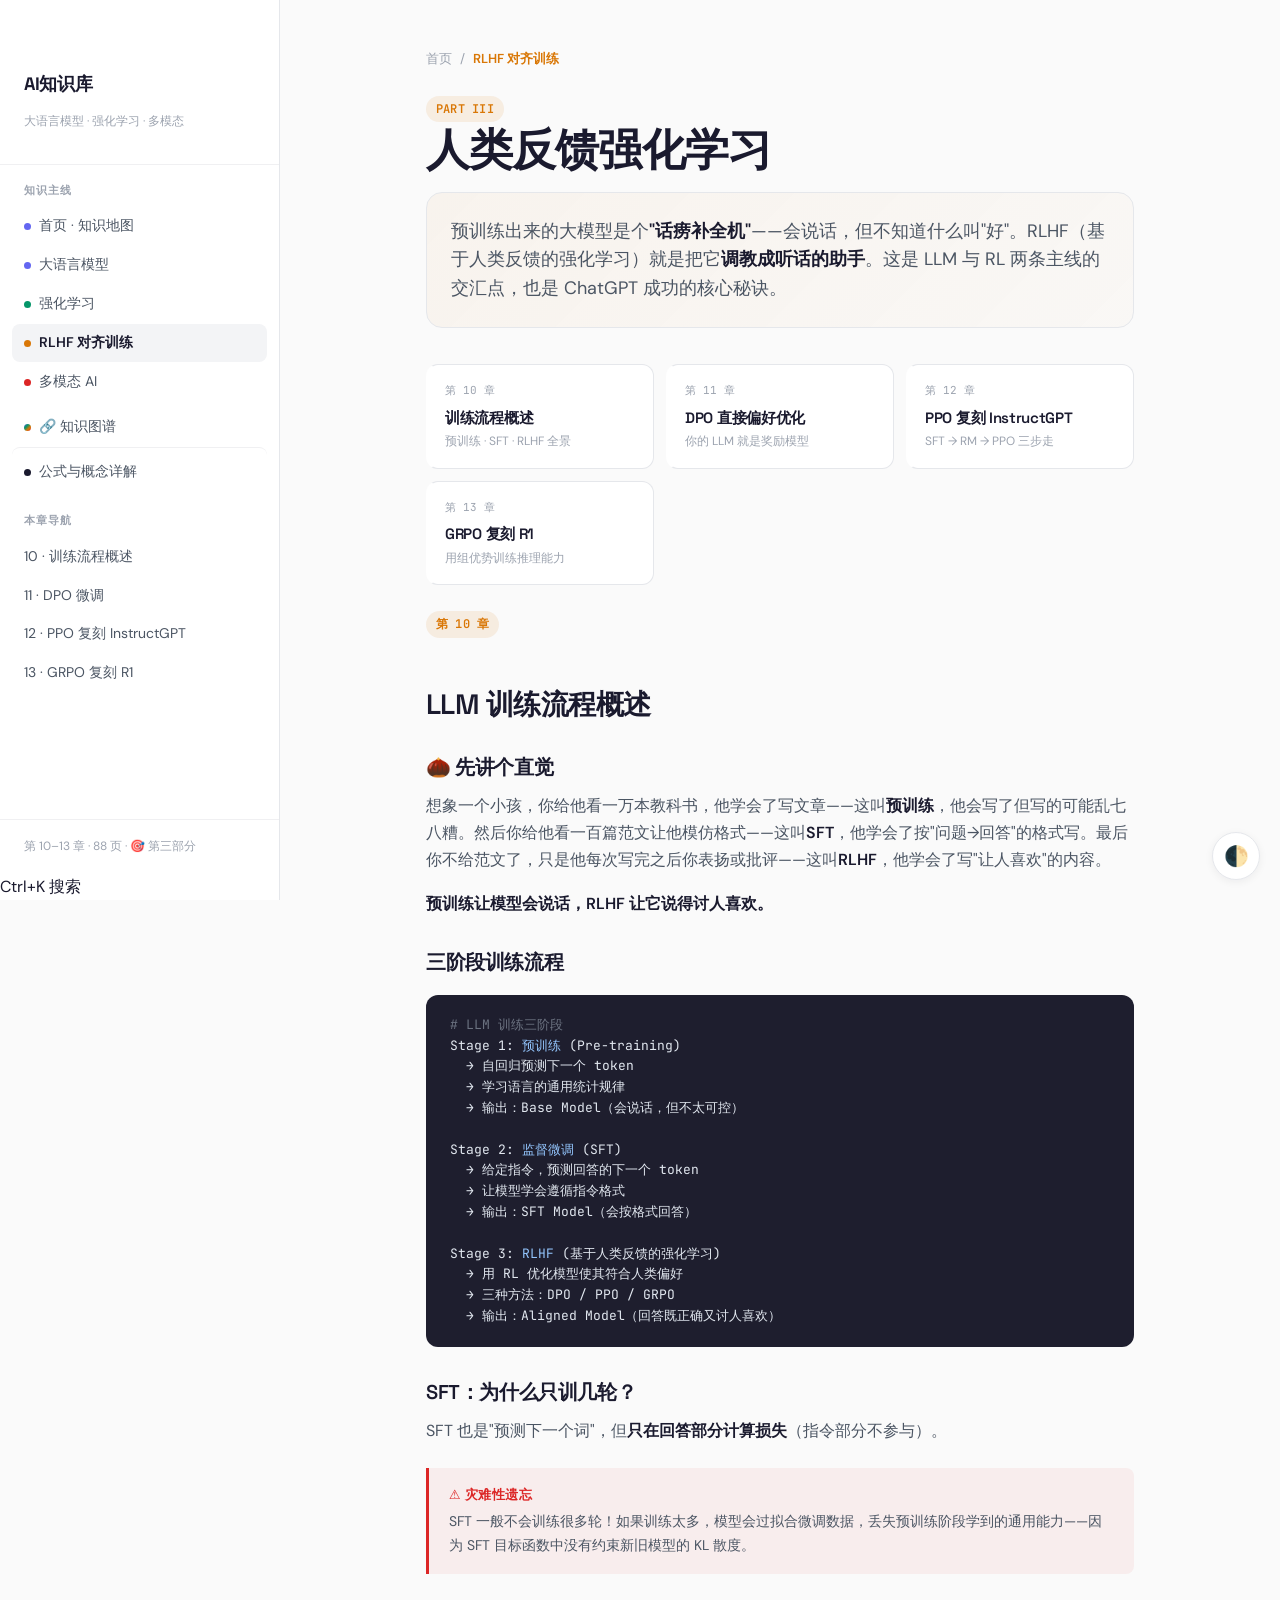
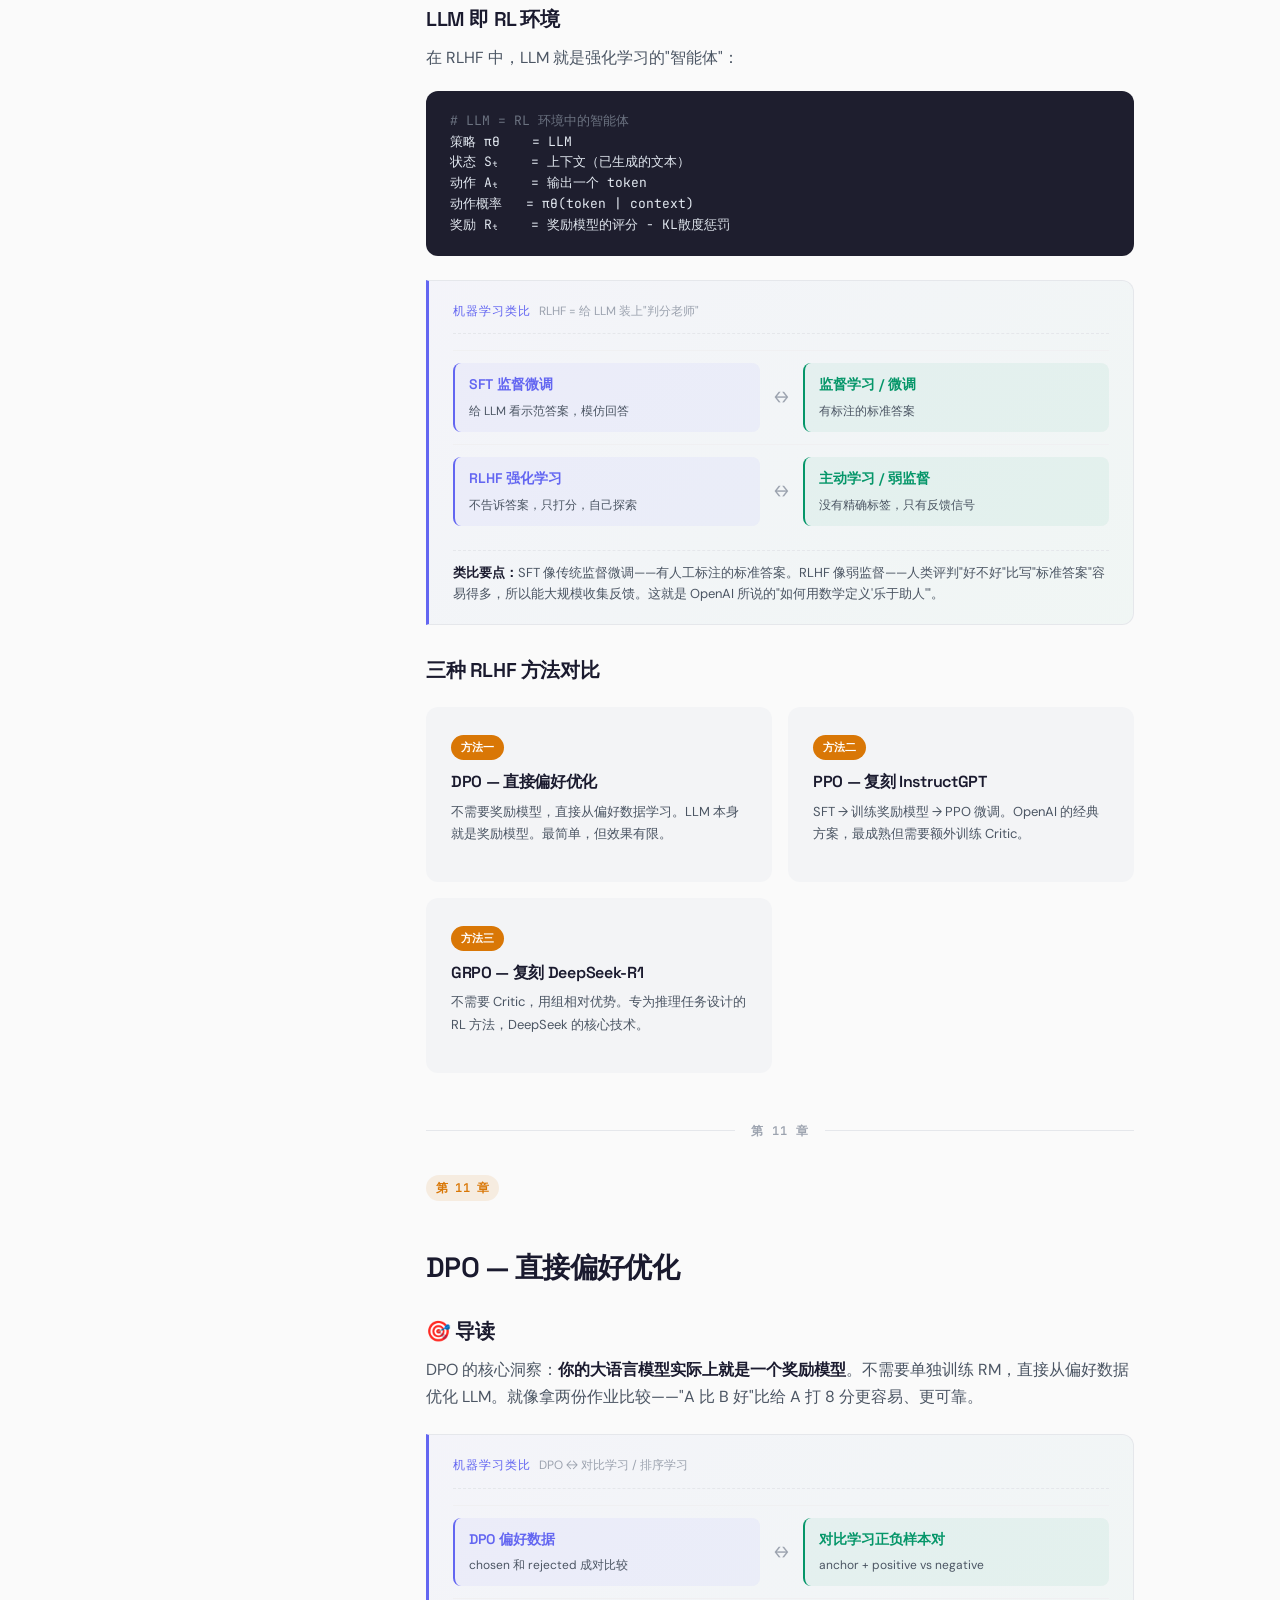
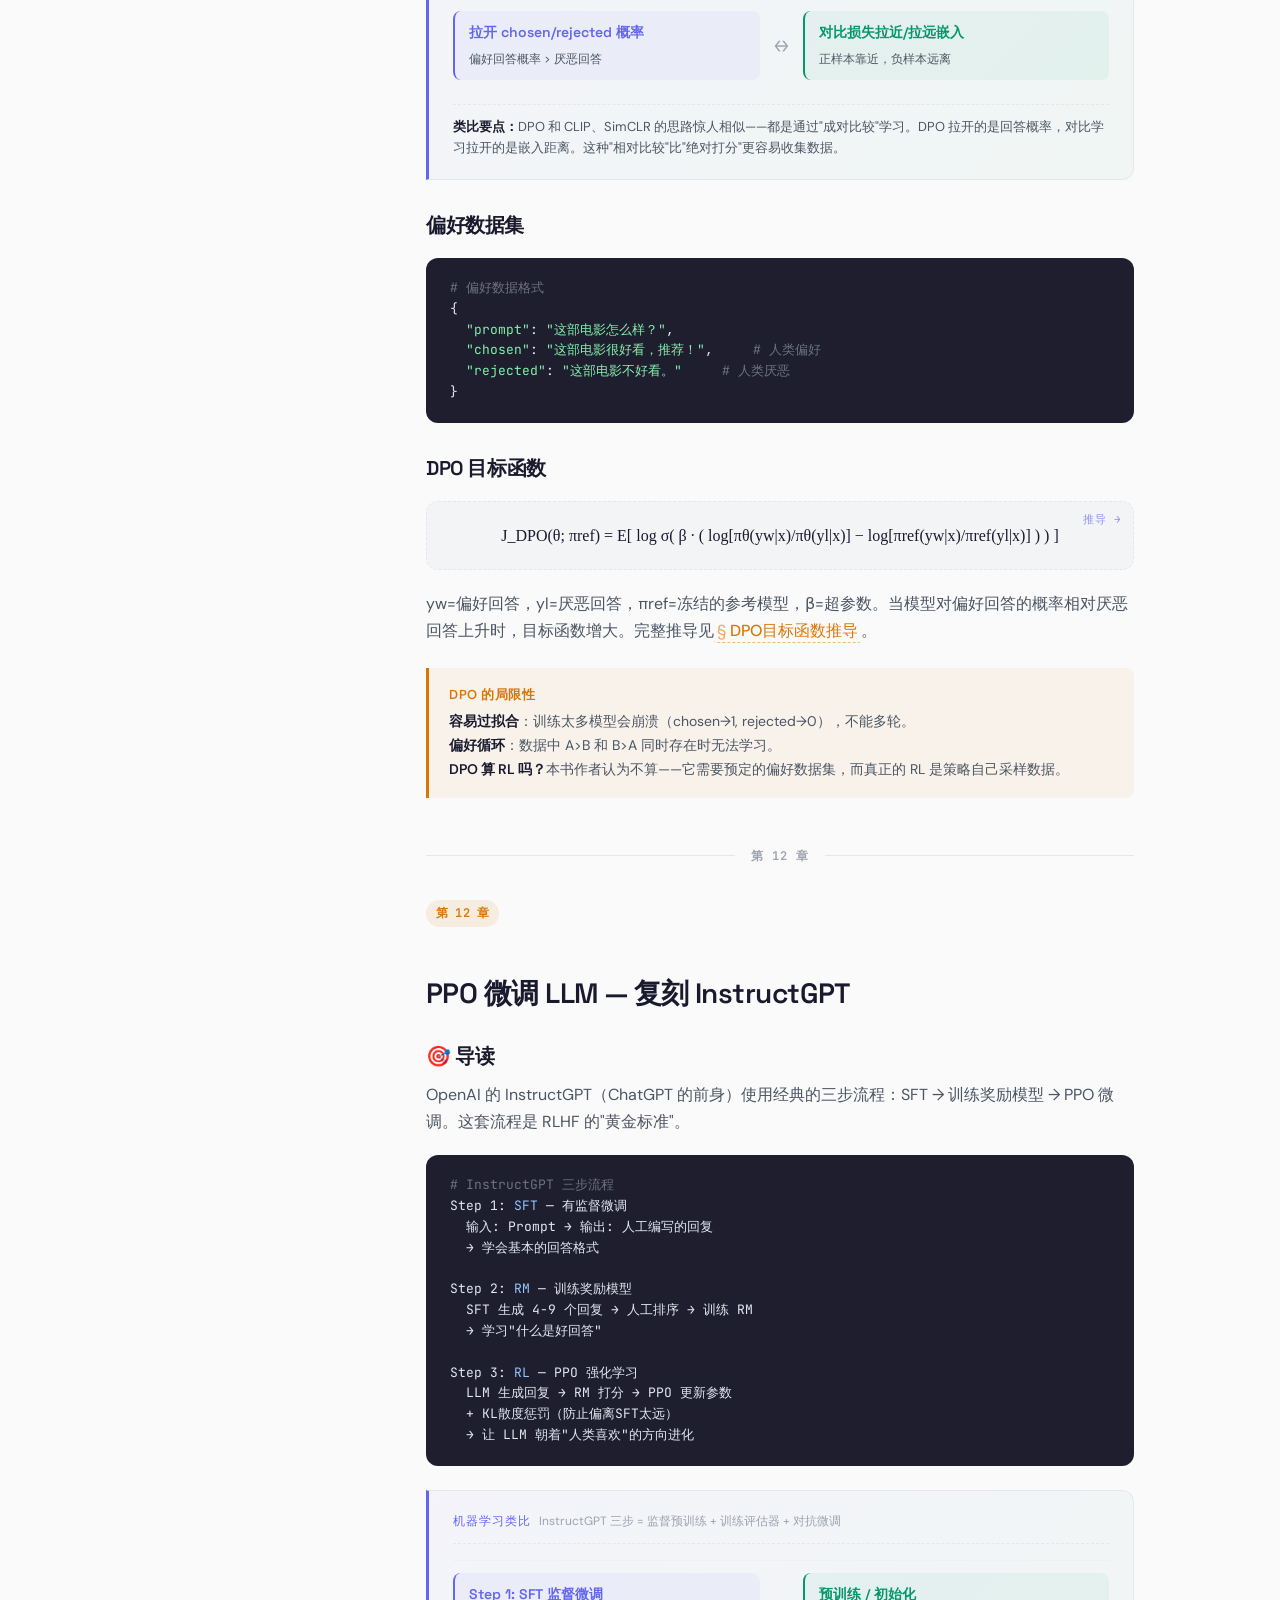
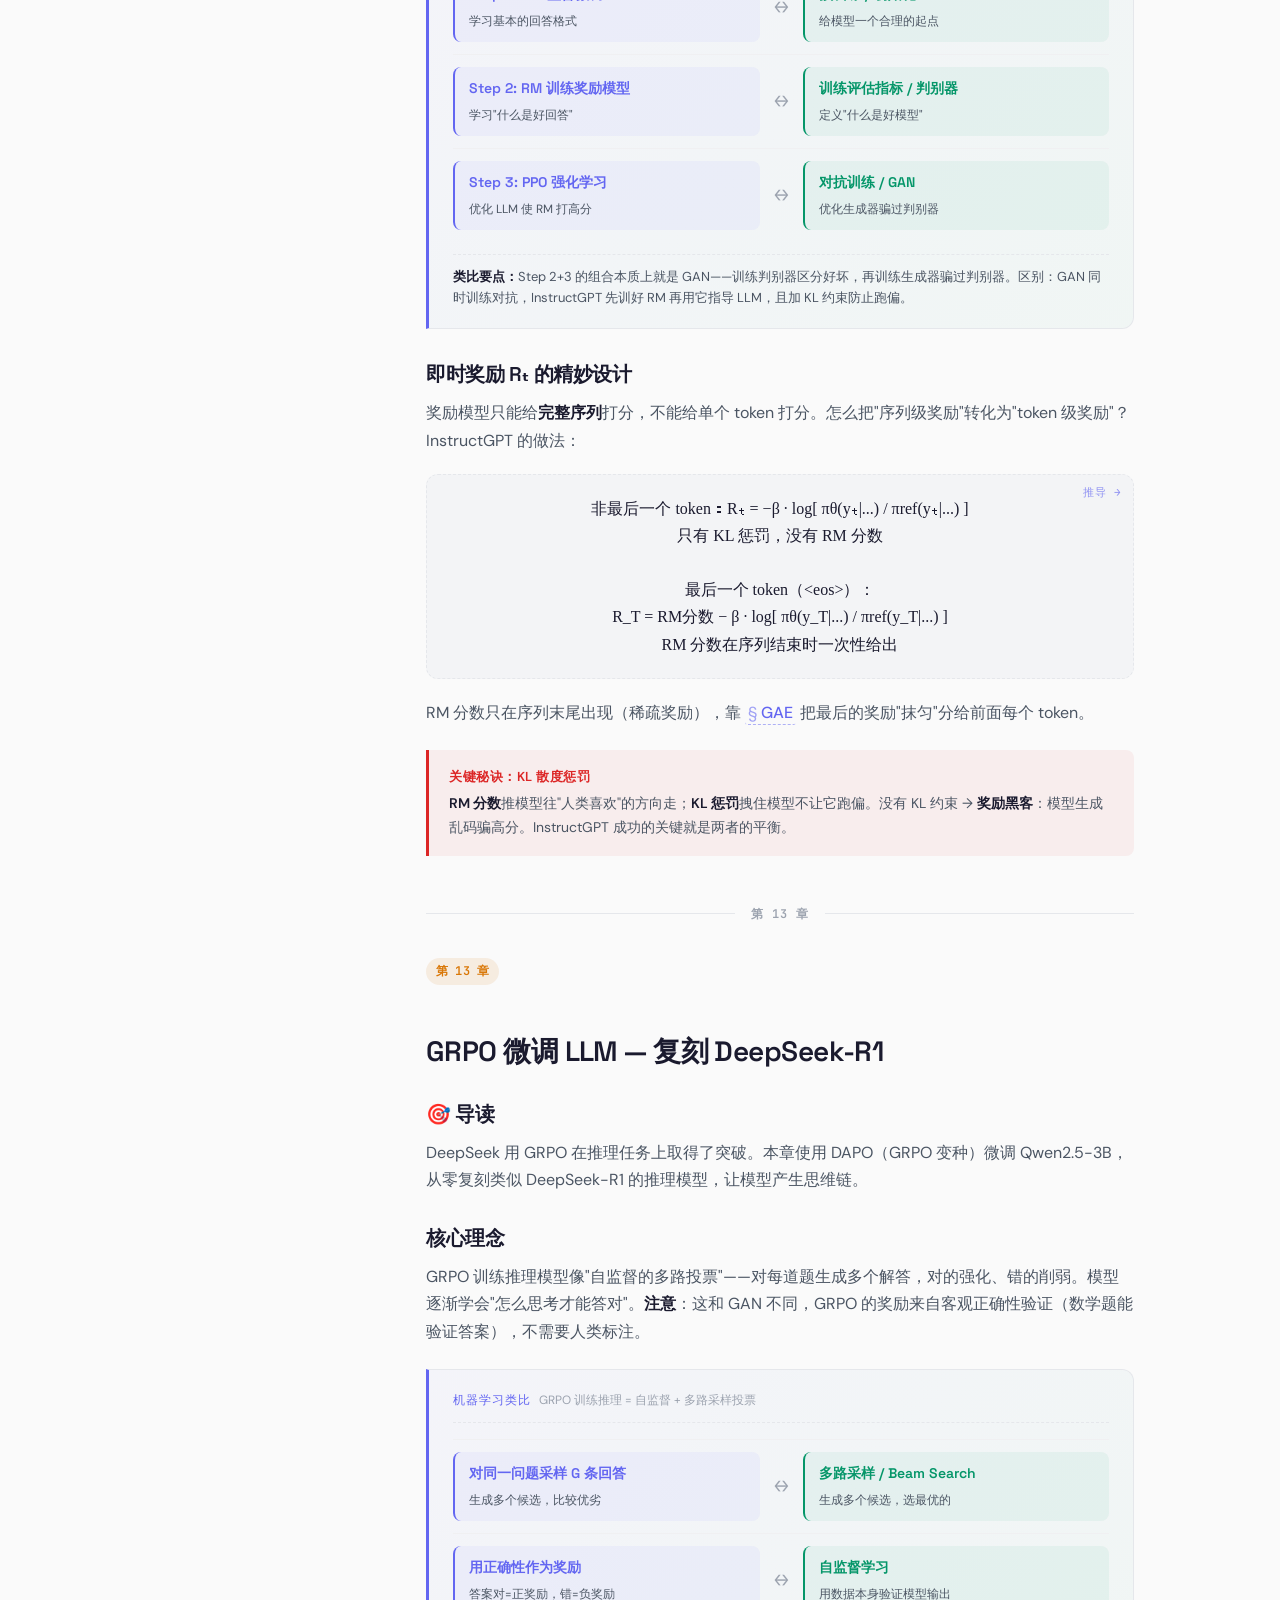
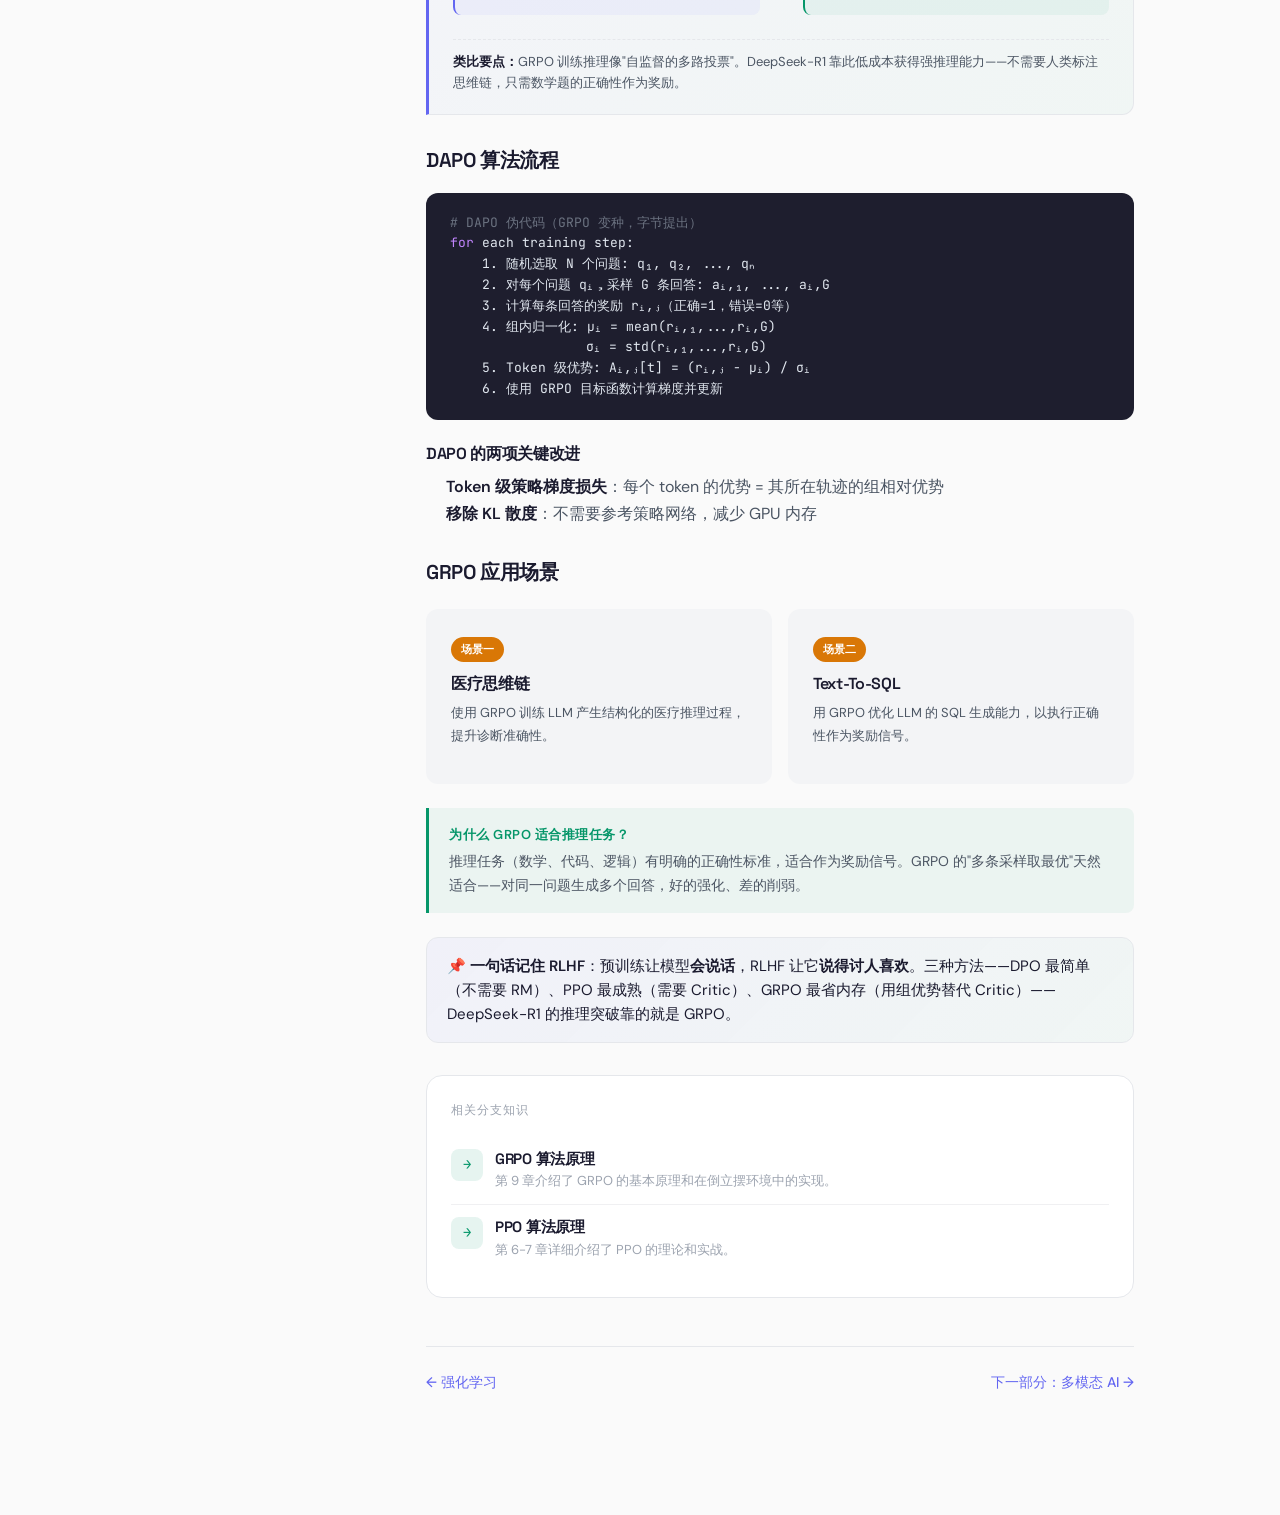
<file: rlhf.html>
<!DOCTYPE html>
<html lang="zh-CN">
<head>
<meta charset="UTF-8">
<meta name="viewport" content="width=device-width, initial-scale=1.0">
<title>RLHF 对齐训练 — AI知识库</title>
<link rel="stylesheet" href="style.css">
</head>
<body>
<button class="nav-toggle" onclick="document.querySelector('.sidebar').classList.toggle('open')">☰</button>

<!-- 搜索覆盖层 -->
<div id="search-overlay" class="search-overlay">
  <div class="search-box">
    <input type="text" id="search-input" class="search-input" placeholder="搜索概念、公式、章节... (Ctrl+K)" autocomplete="off">
    <div id="search-results" class="search-results"></div>
    <div class="search-hint">ESC 关闭 · ↑↓ 选择 · Enter 跳转</div>
  </div>
</div>

<!-- 主题切换按钮 -->
<button class="theme-toggle" id="theme-toggle" title="切换主题">🌓</button>

<div class="shell">

<aside class="sidebar">
  <div class="sidebar-brand">
    <h2>AI知识库</h2>
    <p>大语言模型 · 强化学习 · 多模态</p>
  </div>
  <nav class="sidebar-nav">
    <div class="sidebar-group">
      <div class="sidebar-group-title">知识主线</div>
      <a class="sidebar-link" href="index.html"><span class="dot" style="background:var(--c-llm)"></span>首页 · 知识地图</a>
      <a class="sidebar-link" href="llm.html"><span class="dot" style="background:var(--c-llm)"></span>大语言模型</a>
      <a class="sidebar-link" href="rl.html"><span class="dot" style="background:var(--c-rl)"></span>强化学习</a>
      <a class="sidebar-link active" href="rlhf.html"><span class="dot" style="background:var(--c-rlhf)"></span>RLHF 对齐训练</a>
      <a class="sidebar-link" href="multimodal.html"><span class="dot" style="background:var(--c-mm)"></span>多模态 AI</a>
      <a class="sidebar-link" href="knowledge-graph.html" style="margin-top:8px"><span class="dot" style="background:linear-gradient(135deg,var(--c-llm),var(--c-rl),var(--c-rlhf),var(--c-mm))"></span>🔗 知识图谱</a>
      <a class="sidebar-link" href="derivations.html" style="border-top:1px solid var(--border-soft);padding-top:12px"><span class="dot" style="background:var(--ink)"></span>公式与概念详解</a>
    </div>
    <div class="sidebar-group">
      <div class="sidebar-group-title">本章导航</div>
      <a class="sidebar-link" href="#llm-training">10 · 训练流程概述</a>
      <a class="sidebar-link" href="#dpo">11 · DPO 微调</a>
      <a class="sidebar-link" href="#ppo-llm">12 · PPO 复刻 InstructGPT</a>
      <a class="sidebar-link" href="#grpo-llm">13 · GRPO 复刻 R1</a>
    </div>
  </nav>
  <div class="sidebar-footer">
    第 10–13 章 · 88 页 · 🎯 第三部分
  </div>
  <div class="search-shortcut">Ctrl+K 搜索</div>
</aside>

<main class="main">
  <div class="breadcrumb">
    <a href="index.html">首页</a>
    <span class="breadcrumb-sep">/</span>
    <span style="color:var(--c-rlhf);font-weight:600">RLHF 对齐训练</span>
  </div>

  <span class="tag tag-rlhf">PART III</span>
  <h1>人类反馈强化学习</h1>
  <div class="page-intro page-intro-rlhf">
    <p class="lead">预训练出来的大模型是个<strong>"话痨补全机"</strong>——会说话，但不知道什么叫"好"。RLHF（基于人类反馈的强化学习）就是把它<strong>调教成听话的助手</strong>。这是 LLM 与 RL 两条主线的交汇点，也是 ChatGPT 成功的核心秘诀。</p>
  </div>

  <div class="section-nav-grid">
    <a class="section-nav-card" data-branch="rlhf" href="#llm-training"><div class="section-nav-num">第 10 章</div><h4>训练流程概述</h4><p>预训练 · SFT · RLHF 全景</p></a>
    <a class="section-nav-card" data-branch="rlhf" href="#dpo"><div class="section-nav-num">第 11 章</div><h4>DPO 直接偏好优化</h4><p>你的 LLM 就是奖励模型</p></a>
    <a class="section-nav-card" data-branch="rlhf" href="#ppo-llm"><div class="section-nav-num">第 12 章</div><h4>PPO 复刻 InstructGPT</h4><p>SFT → RM → PPO 三步走</p></a>
    <a class="section-nav-card" data-branch="rlhf" href="#grpo-llm"><div class="section-nav-num">第 13 章</div><h4>GRPO 复刻 R1</h4><p>用组优势训练推理能力</p></a>
  </div>

  <!-- LLM Training Overview -->
  <section class="section fade-in" id="llm-training">
    <span class="tag tag-rlhf">第 10 章</span>
    <h2>LLM 训练流程概述</h2>

    <h3>🌰 先讲个直觉</h3>
    <p>想象一个小孩，你给他看一万本教科书，他学会了写文章——这叫<strong>预训练</strong>，他会写了但写的可能乱七八糟。然后你给他看一百篇范文让他模仿格式——这叫<strong>SFT</strong>，他学会了按"问题→回答"的格式写。最后你不给范文了，只是他每次写完之后你表扬或批评——这叫<strong>RLHF</strong>，他学会了写"让人喜欢"的内容。</p>
    <p><strong>预训练让模型会说话，RLHF 让它说得讨人喜欢。</strong></p>

    <h3>三阶段训练流程</h3>
    <div class="code-block"><pre><span class="comment"># LLM 训练三阶段</span>
Stage 1: <span class="fn">预训练</span> (Pre-training)
  → 自回归预测下一个 token
  → 学习语言的通用统计规律
  → 输出：Base Model（会说话，但不太可控）

Stage 2: <span class="fn">监督微调</span> (SFT)
  → 给定指令，预测回答的下一个 token
  → 让模型学会遵循指令格式
  → 输出：SFT Model（会按格式回答）

Stage 3: <span class="fn">RLHF</span> (基于人类反馈的强化学习)
  → 用 RL 优化模型使其符合人类偏好
  → 三种方法：DPO / PPO / GRPO
  → 输出：Aligned Model（回答既正确又讨人喜欢）</pre></div>

    <h3>SFT：为什么只训几轮？</h3>
    <p>SFT 也是"预测下一个词"，但<strong>只在回答部分计算损失</strong>（指令部分不参与）。</p>
    <div class="callout callout-danger">
      <div class="callout-title">⚠️ 灾难性遗忘</div>
      <p>SFT 一般不会训练很多轮！如果训练太多，模型会过拟合微调数据，丢失预训练阶段学到的通用能力——因为 SFT 目标函数中没有约束新旧模型的 KL 散度。</p>
    </div>

    <h3>LLM 即 RL 环境</h3>
    <p>在 RLHF 中，LLM 就是强化学习的"智能体"：</p>
    <div class="code-block"><pre><span class="comment"># LLM = RL 环境中的智能体</span>
策略 πθ    = LLM
状态 Sₜ    = 上下文（已生成的文本）
动作 Aₜ    = 输出一个 token
动作概率   = πθ(token | context)
奖励 Rₜ    = 奖励模型的评分 - KL散度惩罚</pre></div>

    <div class="analogy-box">
      <div class="analogy-box-header"><span class="analogy-box-title">机器学习类比</span><span class="analogy-box-subtitle">RLHF = 给 LLM 装上"判分老师"</span></div>
      <div class="analogy-row">
        <div class="analogy-side analogy-side-rl"><strong>SFT 监督微调</strong><span>给 LLM 看示范答案，模仿回答</span></div>
        <div class="analogy-arrow">↔</div>
        <div class="analogy-side analogy-side-ml"><strong>监督学习 / 微调</strong><span>有标注的标准答案</span></div>
      </div>
      <div class="analogy-row">
        <div class="analogy-side analogy-side-rl"><strong>RLHF 强化学习</strong><span>不告诉答案，只打分，自己探索</span></div>
        <div class="analogy-arrow">↔</div>
        <div class="analogy-side analogy-side-ml"><strong>主动学习 / 弱监督</strong><span>没有精确标签，只有反馈信号</span></div>
      </div>
      <div class="analogy-note"><strong>类比要点：</strong>SFT 像传统监督微调——有人工标注的标准答案。RLHF 像弱监督——人类评判"好不好"比写"标准答案"容易得多，所以能大规模收集反馈。这就是 OpenAI 所说的"如何用数学定义'乐于助人'"。</div>
    </div>

    <h3>三种 RLHF 方法对比</h3>
    <div class="conn-grid">
      <a class="conn-card" href="#dpo" style="text-decoration:none;color:inherit">
        <span class="conn-card-tag" style="background:var(--c-rlhf)">方法一</span>
        <h4>DPO — 直接偏好优化</h4>
        <p>不需要奖励模型，直接从偏好数据学习。LLM 本身就是奖励模型。最简单，但效果有限。</p>
      </a>
      <a class="conn-card" href="#ppo-llm" style="text-decoration:none;color:inherit">
        <span class="conn-card-tag" style="background:var(--c-rlhf)">方法二</span>
        <h4>PPO — 复刻 InstructGPT</h4>
        <p>SFT → 训练奖励模型 → PPO 微调。OpenAI 的经典方案，最成熟但需要额外训练 Critic。</p>
      </a>
      <a class="conn-card" href="#grpo-llm" style="text-decoration:none;color:inherit">
        <span class="conn-card-tag" style="background:var(--c-rlhf)">方法三</span>
        <h4>GRPO — 复刻 DeepSeek-R1</h4>
        <p>不需要 Critic，用组相对优势。专为推理任务设计的 RL 方法，DeepSeek 的核心技术。</p>
      </a>
    </div>
  </section>

  <div class="chapter-sep"><span>第 11 章</span></div>

  <section class="section fade-in" id="dpo">
    <span class="tag tag-rlhf">第 11 章</span>
    <h2>DPO — 直接偏好优化</h2>

    <h3>🎯 导读</h3>
    <p>DPO 的核心洞察：<strong>你的大语言模型实际上就是一个奖励模型</strong>。不需要单独训练 RM，直接从偏好数据优化 LLM。就像拿两份作业比较——"A 比 B 好"比给 A 打 8 分更容易、更可靠。</p>

    <div class="analogy-box">
      <div class="analogy-box-header"><span class="analogy-box-title">机器学习类比</span><span class="analogy-box-subtitle">DPO ↔ 对比学习 / 排序学习</span></div>
      <div class="analogy-row">
        <div class="analogy-side analogy-side-rl"><strong>DPO 偏好数据</strong><span>chosen 和 rejected 成对比较</span></div>
        <div class="analogy-arrow">↔</div>
        <div class="analogy-side analogy-side-ml"><strong>对比学习正负样本对</strong><span>anchor + positive vs negative</span></div>
      </div>
      <div class="analogy-row">
        <div class="analogy-side analogy-side-rl"><strong>拉开 chosen/rejected 概率</strong><span>偏好回答概率 > 厌恶回答</span></div>
        <div class="analogy-arrow">↔</div>
        <div class="analogy-side analogy-side-ml"><strong>对比损失拉近/拉远嵌入</strong><span>正样本靠近，负样本远离</span></div>
      </div>
      <div class="analogy-note"><strong>类比要点：</strong>DPO 和 CLIP、SimCLR 的思路惊人相似——都是通过"成对比较"学习。DPO 拉开的是回答概率，对比学习拉开的是嵌入距离。这种"相对比较"比"绝对打分"更容易收集数据。</div>
    </div>

    <h3>偏好数据集</h3>
    <div class="code-block"><pre><span class="comment"># 偏好数据格式</span>
{
  <span class="string">"prompt"</span>: <span class="string">"这部电影怎么样？"</span>,
  <span class="string">"chosen"</span>: <span class="string">"这部电影很好看，推荐！"</span>,     <span class="comment"># 人类偏好</span>
  <span class="string">"rejected"</span>: <span class="string">"这部电影不好看。"</span>     <span class="comment"># 人类厌恶</span>
}</pre></div>

    <h3>DPO 目标函数</h3>
    <a class="math-block" href="derivations.html#dpo-derive">J_DPO(θ; πref) = E[ log σ( β · ( log[πθ(yw|x)/πθ(yl|x)] − log[πref(yw|x)/πref(yl|x)] ) ) ]</a>
    <p>yw=偏好回答，yl=厌恶回答，πref=冻结的参考模型，β=超参数。当模型对偏好回答的概率相对厌恶回答上升时，目标函数增大。完整推导见<a href="derivations.html#dpo-derive" class="concept-link c-rlhf">DPO目标函数推导</a>。</p>

    <div class="callout callout-warn">
      <div class="callout-title">DPO 的局限性</div>
      <p><strong>容易过拟合</strong>：训练太多模型会崩溃（chosen→1, rejected→0），不能多轮。<br>
      <strong>偏好循环</strong>：数据中 A>B 和 B>A 同时存在时无法学习。<br>
      <strong>DPO 算 RL 吗？</strong>本书作者认为不算——它需要预定的偏好数据集，而真正的 RL 是策略自己采样数据。</p>
    </div>
  </section>

  <div class="chapter-sep"><span>第 12 章</span></div>

  <section class="section fade-in" id="ppo-llm">
    <span class="tag tag-rlhf">第 12 章</span>
    <h2>PPO 微调 LLM — 复刻 InstructGPT</h2>

    <h3>🎯 导读</h3>
    <p>OpenAI 的 InstructGPT（ChatGPT 的前身）使用经典的三步流程：SFT → 训练奖励模型 → PPO 微调。这套流程是 RLHF 的"黄金标准"。</p>

    <div class="code-block"><pre><span class="comment"># InstructGPT 三步流程</span>
Step 1: <span class="fn">SFT</span> — 有监督微调
  输入: Prompt → 输出: 人工编写的回复
  → 学会基本的回答格式

Step 2: <span class="fn">RM</span> — 训练奖励模型
  SFT 生成 4-9 个回复 → 人工排序 → 训练 RM
  → 学习"什么是好回答"

Step 3: <span class="fn">RL</span> — PPO 强化学习
  LLM 生成回复 → RM 打分 → PPO 更新参数
  + KL散度惩罚（防止偏离SFT太远）
  → 让 LLM 朝着"人类喜欢"的方向进化</pre></div>

    <div class="analogy-box">
      <div class="analogy-box-header"><span class="analogy-box-title">机器学习类比</span><span class="analogy-box-subtitle">InstructGPT 三步 = 监督预训练 + 训练评估器 + 对抗微调</span></div>
      <div class="analogy-row">
        <div class="analogy-side analogy-side-rl"><strong>Step 1: SFT 监督微调</strong><span>学习基本的回答格式</span></div>
        <div class="analogy-arrow">↔</div>
        <div class="analogy-side analogy-side-ml"><strong>预训练 / 初始化</strong><span>给模型一个合理的起点</span></div>
      </div>
      <div class="analogy-row">
        <div class="analogy-side analogy-side-rl"><strong>Step 2: RM 训练奖励模型</strong><span>学习"什么是好回答"</span></div>
        <div class="analogy-arrow">↔</div>
        <div class="analogy-side analogy-side-ml"><strong>训练评估指标 / 判别器</strong><span>定义"什么是好模型"</span></div>
      </div>
      <div class="analogy-row">
        <div class="analogy-side analogy-side-rl"><strong>Step 3: PPO 强化学习</strong><span>优化 LLM 使 RM 打高分</span></div>
        <div class="analogy-arrow">↔</div>
        <div class="analogy-side analogy-side-ml"><strong>对抗训练 / GAN</strong><span>优化生成器骗过判别器</span></div>
      </div>
      <div class="analogy-note"><strong>类比要点：</strong>Step 2+3 的组合本质上就是 GAN——训练判别器区分好坏，再训练生成器骗过判别器。区别：GAN 同时训练对抗，InstructGPT 先训好 RM 再用它指导 LLM，且加 KL 约束防止跑偏。</div>
    </div>

    <h3>即时奖励 Rₜ 的精妙设计</h3>
    <p>奖励模型只能给<strong>完整序列</strong>打分，不能给单个 token 打分。怎么把"序列级奖励"转化为"token 级奖励"？InstructGPT 的做法：</p>
    <a class="math-block" href="derivations.html#reward-rt">非最后一个 token：Rₜ = −β · log[ πθ(yₜ|...) / πref(yₜ|...) ]<br>只有 KL 惩罚，没有 RM 分数<br><br>最后一个 token（&lt;eos&gt;）：<br>R_T = RM分数 − β · log[ πθ(y_T|...) / πref(y_T|...) ]<br>RM 分数在序列结束时一次性给出</a>
    <p>RM 分数只在序列末尾出现（稀疏奖励），靠 <a href="derivations.html#gae" class="concept-link">GAE</a> 把最后的奖励"抹匀"分给前面每个 token。</p>

    <div class="callout callout-danger">
      <div class="callout-title">关键秘诀：KL 散度惩罚</div>
      <p><strong>RM 分数</strong>推模型往"人类喜欢"的方向走；<strong>KL 惩罚</strong>拽住模型不让它跑偏。没有 KL 约束 → <strong>奖励黑客</strong>：模型生成乱码骗高分。InstructGPT 成功的关键就是两者的平衡。</p>
    </div>
  </section>

  <div class="chapter-sep"><span>第 13 章</span></div>

  <section class="section fade-in" id="grpo-llm">
    <span class="tag tag-rlhf">第 13 章</span>
    <h2>GRPO 微调 LLM — 复刻 DeepSeek-R1</h2>

    <h3>🎯 导读</h3>
    <p>DeepSeek 用 GRPO 在推理任务上取得了突破。本章使用 DAPO（GRPO 变种）微调 Qwen2.5-3B，从零复刻类似 DeepSeek-R1 的推理模型，让模型产生思维链。</p>

    <h3>核心理念</h3>
    <p>GRPO 训练推理模型像"自监督的多路投票"——对每道题生成多个解答，对的强化、错的削弱。模型逐渐学会"怎么思考才能答对"。<strong>注意</strong>：这和 GAN 不同，GRPO 的奖励来自客观正确性验证（数学题能验证答案），不需要人类标注。</p>

    <div class="analogy-box">
      <div class="analogy-box-header"><span class="analogy-box-title">机器学习类比</span><span class="analogy-box-subtitle">GRPO 训练推理 = 自监督 + 多路采样投票</span></div>
      <div class="analogy-row">
        <div class="analogy-side analogy-side-rl"><strong>对同一问题采样 G 条回答</strong><span>生成多个候选，比较优劣</span></div>
        <div class="analogy-arrow">↔</div>
        <div class="analogy-side analogy-side-ml"><strong>多路采样 / Beam Search</strong><span>生成多个候选，选最优的</span></div>
      </div>
      <div class="analogy-row">
        <div class="analogy-side analogy-side-rl"><strong>用正确性作为奖励</strong><span>答案对=正奖励，错=负奖励</span></div>
        <div class="analogy-arrow">↔</div>
        <div class="analogy-side analogy-side-ml"><strong>自监督学习</strong><span>用数据本身验证模型输出</span></div>
      </div>
      <div class="analogy-note"><strong>类比要点：</strong>GRPO 训练推理像"自监督的多路投票"。DeepSeek-R1 靠此低成本获得强推理能力——不需要人类标注思维链，只需数学题的正确性作为奖励。</div>
    </div>

    <h3>DAPO 算法流程</h3>
    <div class="code-block"><pre><span class="comment"># DAPO 伪代码（GRPO 变种，字节提出）</span>
<span class="keyword">for</span> each training step:
    1. 随机选取 N 个问题: q₁, q₂, ..., qₙ
    2. 对每个问题 qᵢ，采样 G 条回答: aᵢ,₁, ..., aᵢ,G
    3. 计算每条回答的奖励 rᵢ,ⱼ（正确=1，错误=0等）
    4. 组内归一化: μᵢ = mean(rᵢ,₁,...,rᵢ,G)
                 σᵢ = std(rᵢ,₁,...,rᵢ,G)
    5. Token 级优势: Aᵢ,ⱼ[t] = (rᵢ,ⱼ - μᵢ) / σᵢ
    6. 使用 GRPO 目标函数计算梯度并更新</pre></div>

    <h4>DAPO 的两项关键改进</h4>
    <ul style="padding-left:20px;margin-bottom:16px;color:var(--ink-2)">
      <li><strong>Token 级策略梯度损失</strong>：每个 token 的优势 = 其所在轨迹的组相对优势</li>
      <li><strong>移除 KL 散度</strong>：不需要参考策略网络，减少 GPU 内存</li>
    </ul>

    <h3>GRPO 应用场景</h3>
    <div class="conn-grid">
      <div class="conn-card"><span class="conn-card-tag" style="background:var(--c-rlhf)">场景一</span><h4>医疗思维链</h4><p>使用 GRPO 训练 LLM 产生结构化的医疗推理过程，提升诊断准确性。</p></div>
      <div class="conn-card"><span class="conn-card-tag" style="background:var(--c-rlhf)">场景二</span><h4>Text-To-SQL</h4><p>用 GRPO 优化 LLM 的 SQL 生成能力，以执行正确性作为奖励信号。</p></div>
    </div>

    <div class="callout callout-tip">
      <div class="callout-title">为什么 GRPO 适合推理任务？</div>
      <p>推理任务（数学、代码、逻辑）有明确的正确性标准，适合作为奖励信号。GRPO 的"多条采样取最优"天然适合——对同一问题生成多个回答，好的强化、差的削弱。</p>
    </div>

    <p class="one-liner">📌 <strong>一句话记住 RLHF</strong>：预训练让模型<strong>会说话</strong>，RLHF 让它<strong>说得讨人喜欢</strong>。三种方法——DPO 最简单（不需要 RM）、PPO 最成熟（需要 Critic）、GRPO 最省内存（用组优势替代 Critic）——DeepSeek-R1 的推理突破靠的就是 GRPO。</p>

    <div class="related-box">
      <div class="related-box-title">相关分支知识</div>
      <a class="related-link" href="rl.html#grpo"><div class="related-link-icon" style="background:rgba(5,150,105,0.1);color:var(--c-rl)">→</div><div class="related-link-content"><h4>GRPO 算法原理</h4><p>第 9 章介绍了 GRPO 的基本原理和在倒立摆环境中的实现。</p></div></a>
      <a class="related-link" href="rl.html#ppo"><div class="related-link-icon" style="background:rgba(5,150,105,0.1);color:var(--c-rl)">→</div><div class="related-link-content"><h4>PPO 算法原理</h4><p>第 6-7 章详细介绍了 PPO 的理论和实战。</p></div></a>
    </div>
  </section>

  <div class="dotted-nav">
    <a href="rl.html">← 强化学习</a>
    <a href="multimodal.html">下一部分：多模态 AI →</a>
  </div>

</main>
</div>

<script>
// ============ 主题切换功能 ============
const themeToggle = document.getElementById('theme-toggle');
const body = document.body;

// 加载保存的主题
const savedTheme = localStorage.getItem('theme');
if (savedTheme === 'dark') {
  body.classList.add('dark');
  themeToggle.textContent = '☀️';
}

themeToggle.addEventListener('click', () => {
  body.classList.toggle('dark');
  const isDark = body.classList.contains('dark');
  themeToggle.textContent = isDark ? '☀️' : '🌓';
  localStorage.setItem('theme', isDark ? 'dark' : 'light');
});

// ============ 搜索功能 ============
const searchOverlay = document.getElementById('search-overlay');
const searchInput = document.getElementById('search-input');
const searchResults = document.getElementById('search-results');
let searchIndex = [];
let selectedIndex = -1;

// 构建搜索索引
function buildSearchIndex() {
  const headings = document.querySelectorAll('.section h2, .section h3, .section h4');
  searchIndex = [];
  headings.forEach(h => {
    const text = h.textContent.trim();
    const id = h.closest('.section') ? h.closest('.section').id : '';
    if (text && text.length > 2) {
      searchIndex.push({ text: text.substring(0, 80), id });
    }
  });
  const concepts = [
    { text: 'RLHF 人类反馈强化学习', tags: ['RLHF', '人类反馈'] },
    { text: 'DPO 直接偏好优化', tags: ['DPO', '直接偏好优化'] },
    { text: 'PPO 近端策略优化', tags: ['PPO', '近端策略优化'] },
    { text: 'GRPO 组相对策略优化', tags: ['GRPO', '组相对'] },
    { text: 'KL 散度', tags: ['KL散度', 'KL divergence'] },
    { text: '奖励模型 Reward Model', tags: ['奖励模型', 'Reward Model'] },
    { text: 'SFT 监督微调', tags: ['SFT', '监督微调'] },
    { text: 'InstructGPT', tags: ['InstructGPT', '指令微调'] }
  ];
  
  concepts.forEach(concept => {
    searchIndex.push({ text: concept.text, tags: concept.tags });
  });
}

buildSearchIndex();

// 搜索功能
searchInput.addEventListener('input', (e) => {
  const query = e.target.value.toLowerCase().trim();
  searchResults.innerHTML = '';
  selectedIndex = -1;
  
  if (!query) return;
  
  const results = searchIndex.filter(item => {
    const textMatch = item.text.toLowerCase().includes(query);
    const tagMatch = item.tags && item.tags.some(tag => tag.toLowerCase().includes(query));
    return textMatch || tagMatch;
  }).slice(0, 8);
  
  results.forEach((result, idx) => {
    const div = document.createElement('div');
    div.className = 'search-result-item';
    div.textContent = result.text;
    div.addEventListener('click', () => {
      if (result.id) {
        window.location.hash = result.id;
      }
      closeSearch();
    });
    searchResults.appendChild(div);
  });
});

// 键盘快捷键
document.addEventListener('keydown', (e) => {
  if ((e.ctrlKey || e.metaKey) && e.key === 'k') {
    e.preventDefault();
    searchOverlay.classList.add('active');
    searchInput.focus();
  }
  
  if (e.key === 'Escape') {
    closeSearch();
  }
  
  // 方向键选择
  if (searchOverlay.classList.contains('active')) {
    const items = searchResults.querySelectorAll('.search-result-item');
    if (e.key === 'ArrowDown') {
      e.preventDefault();
      selectedIndex = Math.min(selectedIndex + 1, items.length - 1);
      updateSelection(items);
    } else if (e.key === 'ArrowUp') {
      e.preventDefault();
      selectedIndex = Math.max(selectedIndex - 1, -1);
      updateSelection(items);
    } else if (e.key === 'Enter' && selectedIndex >= 0) {
      e.preventDefault();
      items[selectedIndex].click();
    }
  }
});

function updateSelection(items) {
  items.forEach((item, idx) => {
    item.classList.toggle('selected', idx === selectedIndex);
  });
}

function closeSearch() {
  searchOverlay.classList.remove('active');
  searchInput.value = '';
  searchResults.innerHTML = '';
}

searchOverlay.addEventListener('click', (e) => {
  if (e.target === searchOverlay) closeSearch();
});

// ============ 滚动渐入动画 ============
const observer = new IntersectionObserver((entries) => {
  entries.forEach(entry => {
    if (entry.isIntersecting) {
      entry.target.classList.add('visible');
    }
  });
}, { threshold: 0.1, rootMargin: '0px 0px -40px 0px' });

document.querySelectorAll('.fade-in').forEach(el => observer.observe(el));
</script>

</body>
</html>
</file>
<file: style.css>
/* =======================================
   AI Learning Site — Shared Stylesheet
   Design System: Modern documentation/learning
   ======================================= */

@import url('https://fonts.googleapis.com/css2?family=Space+Grotesk:wght@400;500;600;700&family=DM+Sans:opsz,wght@9..40,400;9..40,500;9..40,700&family=JetBrains+Mono:wght@400;500&display=swap');

/* --- Design Tokens --- */
:root {
  /* Branch colors */
  --c-llm: #6366f1;      /* indigo */
  --c-rl: #059669;       /* emerald */
  --c-rlhf: #d97706;     /* amber */
  --c-mm: #dc2626;       /* red */

  /* Neutrals */
  --ink: #1a1a2e;
  --ink-2: #4b5563;
  --ink-3: #9ca3af;
  --bg: #fafafa;
  --bg-card: #ffffff;
  --bg-soft: #f3f4f6;
  --bg-code: #1e1e2e;
  --border: #e5e7eb;
  --border-soft: #f0f0f2;

  /* Type */
  --font-display: 'Space Grotesk', system-ui, sans-serif;
  --font-body: 'DM Sans', system-ui, sans-serif;
  --font-mono: 'JetBrains Mono', 'Cascadia Code', monospace;

  /* Spacing */
  --r-sm: 8px;
  --r-md: 12px;
  --r-lg: 16px;
  --r-xl: 24px;

  /* Shadows */
  --shadow-sm: 0 1px 2px rgba(17,24,39,0.04);
  --shadow-md: 0 2px 8px rgba(17,24,39,0.06);
  --shadow-lg: 0 8px 24px rgba(17,24,39,0.08);
}

/* --- Reset --- */
*, *::before, *::after { margin: 0; padding: 0; box-sizing: border-box; }
html { scroll-behavior: smooth; }
body {
  font-family: var(--font-body);
  color: var(--ink);
  background: var(--bg);
  line-height: 1.7;
  -webkit-font-smoothing: antialiased;
  text-wrap: pretty;
}
a { color: inherit; text-decoration: none; }
ul { list-style: none; }

/* --- Layout Shell --- */
.shell { display: flex; min-height: 100vh; }

/* --- Sidebar --- */
.sidebar {
  width: 280px;
  flex-shrink: 0;
  background: var(--bg-card);
  border-right: 1px solid var(--border);
  position: sticky;
  top: 0;
  height: 100vh;
  overflow-y: auto;
  display: flex;
  flex-direction: column;
}
.sidebar-brand {
  padding: 24px 24px 16px;
  border-bottom: 1px solid var(--border-soft);
}
.sidebar-brand h2 {
  font-family: var(--font-display);
  font-size: 18px;
  font-weight: 700;
  letter-spacing: -0.02em;
}
.sidebar-brand p {
  font-size: 12px;
  color: var(--ink-3);
  margin-top: 2px;
}
.sidebar-nav {
  padding: 16px 12px;
  flex: 1;
}
.sidebar-group { margin-bottom: 20px; }
.sidebar-group-title {
  font-size: 11px;
  font-weight: 600;
  text-transform: uppercase;
  letter-spacing: 0.08em;
  color: var(--ink-3);
  padding: 0 12px 8px;
}
.sidebar-link {
  display: block;
  padding: 7px 12px;
  border-radius: var(--r-sm);
  font-size: 14px;
  color: var(--ink-2);
  transition: background 0.15s, color 0.15s;
  margin-bottom: 1px;
}
.sidebar-link:hover { background: var(--bg-soft); color: var(--ink); }
.sidebar-link.active {
  background: var(--bg-soft);
  color: var(--ink);
  font-weight: 600;
}
.sidebar-link .dot {
  display: inline-block;
  width: 7px;
  height: 7px;
  border-radius: 50%;
  margin-right: 8px;
  vertical-align: middle;
}
.sidebar-footer {
  padding: 16px 24px;
  border-top: 1px solid var(--border-soft);
  font-size: 12px;
  color: var(--ink-3);
}

/* --- Main Content --- */
.main {
  flex: 1;
  max-width: 820px;
  margin: 0 auto;
  padding: 48px 56px 120px;
}

/* --- Typography --- */
h1, h2, h3, h4 { font-family: var(--font-display); letter-spacing: -0.02em; line-height: 1.3; }
h1 { font-size: clamp(32px, 4vw, 44px); font-weight: 700; margin-bottom: 12px; }
h2 { font-size: 28px; font-weight: 600; margin: 48px 0 16px; }
h3 { font-size: 20px; font-weight: 600; margin: 32px 0 12px; }
h4 { font-size: 16px; font-weight: 600; margin: 24px 0 8px; }
p { margin-bottom: 16px; color: var(--ink-2); }
strong { color: var(--ink); font-weight: 600; }
em { font-style: italic; color: var(--ink); }

/* --- Lead paragraph --- */
.lead {
  font-size: 18px;
  color: var(--ink-2);
  margin-bottom: 32px;
  line-height: 1.6;
}

/* --- Page Intro Card (shared for content pages) --- */
.page-intro {
  border: 1px solid var(--border);
  border-radius: var(--r-lg);
  padding: 24px;
  margin-bottom: 36px;
}
.page-intro .lead { margin-bottom: 0; }
/* Branch-colored variants */
.page-intro-llm { background: linear-gradient(135deg, rgba(99,102,241,0.05), rgba(99,102,241,0.02)); }
.page-intro-rl { background: linear-gradient(135deg, rgba(5,150,105,0.05), rgba(5,150,105,0.02)); }
.page-intro-rlhf { background: linear-gradient(135deg, rgba(217,119,6,0.05), rgba(217,119,6,0.02)); }
.page-intro-mm { background: linear-gradient(135deg, rgba(220,38,38,0.05), rgba(220,38,38,0.02)); }

/* --- Section --- */
.section { margin-bottom: 48px; scroll-margin-top: 24px; }

/* --- Tag / Badge --- */
.tag {
  display: inline-flex;
  align-items: center;
  gap: 6px;
  padding: 3px 10px;
  border-radius: 100px;
  font-size: 12px;
  font-weight: 600;
  font-family: var(--font-mono);
  letter-spacing: 0.02em;
}
.tag-llm { background: rgba(99,102,241,0.1); color: var(--c-llm); }
.tag-rl { background: rgba(5,150,105,0.1); color: var(--c-rl); }
.tag-rlhf { background: rgba(217,119,6,0.1); color: var(--c-rlhf); }
.tag-mm { background: rgba(220,38,38,0.1); color: var(--c-mm); }
.tag-neutral { background: var(--bg-soft); color: var(--ink-2); }

/* --- Topic Card (clickable) --- */
.topic-card {
  display: block;
  background: var(--bg-card);
  border: 1px solid var(--border);
  border-radius: var(--r-lg);
  padding: 24px;
  margin-bottom: 16px;
  transition: transform 0.15s, box-shadow 0.15s, border-color 0.15s;
  cursor: pointer;
}
.topic-card:hover {
  transform: translateY(-2px);
  box-shadow: var(--shadow-lg);
  border-color: var(--ink-3);
}
.topic-card-header {
  display: flex;
  align-items: center;
  gap: 12px;
  margin-bottom: 8px;
}
.topic-card-num {
  font-family: var(--font-mono);
  font-size: 13px;
  color: var(--ink-3);
}
.topic-card-title {
  font-family: var(--font-display);
  font-size: 18px;
  font-weight: 600;
}
.topic-card-desc {
  font-size: 14px;
  color: var(--ink-2);
  margin-bottom: 12px;
}
.topic-card-meta {
  display: flex;
  gap: 8px;
  flex-wrap: wrap;
}

/* --- Callout --- */
.callout {
  border-left: 3px solid;
  border-radius: 0 var(--r-sm) var(--r-sm) 0;
  padding: 16px 20px;
  margin: 24px 0;
  font-size: 14px;
}
.callout-title {
  font-weight: 600;
  font-size: 13px;
  text-transform: uppercase;
  letter-spacing: 0.04em;
  margin-bottom: 4px;
}
.callout p { margin-bottom: 0; }
.callout-info { background: rgba(99,102,241,0.06); border-color: var(--c-llm); }
.callout-info .callout-title { color: var(--c-llm); }
.callout-warn { background: rgba(217,119,6,0.06); border-color: var(--c-rlhf); }
.callout-warn .callout-title { color: var(--c-rlhf); }
.callout-danger { background: rgba(220,38,38,0.06); border-color: var(--c-mm); }
.callout-danger .callout-title { color: var(--c-mm); }
.callout-tip { background: rgba(5,150,105,0.06); border-color: var(--c-rl); }
.callout-tip .callout-title { color: var(--c-rl); }

/* --- ML Analogy Box --- */
.analogy-box {
  background: linear-gradient(135deg, rgba(99,102,241,0.04), rgba(5,150,105,0.04));
  border: 1px solid var(--border);
  border-left: 3px solid var(--c-llm);
  border-radius: 0 var(--r-md) var(--r-md) 0;
  padding: 20px 24px;
  margin: 24px 0;
}
.analogy-box-header {
  display: flex;
  align-items: center;
  gap: 8px;
  margin-bottom: 16px;
  padding-bottom: 12px;
  border-bottom: 1px dashed var(--border);
}
.analogy-box-title {
  font-family: var(--font-mono);
  font-size: 12px;
  font-weight: 500;
  text-transform: uppercase;
  letter-spacing: 0.08em;
  color: var(--c-llm);
}
.analogy-box-subtitle {
  font-size: 12px;
  color: var(--ink-3);
}
.analogy-row {
  display: grid;
  grid-template-columns: 1fr auto 1fr;
  gap: 16px;
  align-items: center;
  padding: 12px 0;
  border-top: 1px solid var(--border-soft);
}
.analogy-row:first-of-type { border-top: none; }
.analogy-side {
  padding: 10px 14px;
  border-radius: var(--r-sm);
  font-size: 13px;
}
.analogy-side-rl {
  background: rgba(99,102,241,0.06);
  border-left: 2px solid var(--c-llm);
}
.analogy-side-ml {
  background: rgba(5,150,105,0.06);
  border-left: 2px solid var(--c-rl);
}
.analogy-side strong {
  display: block;
  font-family: var(--font-display);
  font-size: 14px;
  margin-bottom: 3px;
}
.analogy-side-rl strong { color: var(--c-llm); }
.analogy-side-ml strong { color: var(--c-rl); }
.analogy-side span {
  font-size: 12px;
  color: var(--ink-2);
}
.analogy-arrow {
  font-family: var(--font-mono);
  font-size: 18px;
  color: var(--ink-3);
  text-align: center;
}
.analogy-note {
  margin-top: 12px;
  padding-top: 12px;
  border-top: 1px dashed var(--border);
  font-size: 13px;
  color: var(--ink-2);
  line-height: 1.6;
}
.analogy-note strong { color: var(--ink); }

/* --- Code Block --- */
.code-block {
  background: var(--bg-code);
  border-radius: var(--r-md);
  padding: 20px 24px;
  overflow-x: auto;
  margin: 20px 0;
}
.code-block pre {
  font-family: var(--font-mono);
  font-size: 13px;
  line-height: 1.6;
  color: #e2e8f0;
  white-space: pre;
}
.code-block .comment { color: #6b7280; }
.code-block .keyword { color: #c084fc; }
.code-block .string { color: #86efac; }
.code-block .fn { color: #93c5fd; }

/* --- Related Knowledge Box --- */
.related-box {
  background: var(--bg-card);
  border: 1px solid var(--border);
  border-radius: var(--r-lg);
  padding: 24px;
  margin: 32px 0;
}
.related-box-title {
  font-family: var(--font-mono);
  font-size: 12px;
  font-weight: 500;
  text-transform: uppercase;
  letter-spacing: 0.08em;
  color: var(--ink-3);
  margin-bottom: 16px;
}
.related-link {
  display: flex;
  align-items: flex-start;
  gap: 12px;
  padding: 12px 0;
  border-top: 1px solid var(--border-soft);
  transition: padding-left 0.15s;
}
.related-link:first-of-type { border-top: none; }
.related-link:hover { padding-left: 8px; }
.related-link-icon {
  width: 32px;
  height: 32px;
  border-radius: var(--r-sm);
  display: flex;
  align-items: center;
  justify-content: center;
  font-size: 14px;
  font-weight: 700;
  flex-shrink: 0;
  font-family: var(--font-mono);
}
.related-link-content h4 { margin: 0 0 2px; font-size: 15px; }
.related-link-content p { margin: 0; font-size: 13px; color: var(--ink-3); }

/* --- Math Block --- */
.math-block {
  background: var(--bg-soft);
  border-radius: var(--r-md);
  padding: 20px 24px;
  margin: 20px 0;
  text-align: center;
  font-family: 'Cambria Math', 'Latin Modern Math', serif;
  font-size: 16px;
  overflow-x: auto;
  position: relative;
  transition: background 0.15s, border-color 0.15s;
  border: 1px solid transparent;
}

/* Clickable formula — wraps math-block in <a> */
a.math-block {
  display: block;
  color: var(--ink);
  text-decoration: none;
  cursor: pointer;
  border: 1px dashed var(--border);
}
a.math-block::after {
  content: '推导 →';
  display: inline-block;
  position: absolute;
  top: 8px;
  right: 12px;
  font-family: var(--font-mono);
  font-size: 11px;
  color: var(--c-llm);
  font-weight: 500;
  letter-spacing: 0.04em;
  opacity: 0.7;
  transition: opacity 0.15s;
}
a.math-block:hover {
  background: rgba(99, 102, 241, 0.06);
  border-color: var(--c-llm);
  border-style: solid;
}
a.math-block:hover::after { opacity: 1; }

/* Inline clickable concept term */
.concept-link {
  color: var(--c-llm);
  text-decoration: none;
  border-bottom: 1px dashed rgba(99, 102, 241, 0.5);
  cursor: pointer;
  transition: background 0.15s, color 0.15s;
  padding: 1px 3px;
  border-radius: 3px;
  font-weight: 500;
}
.concept-link:hover {
  background: rgba(99, 102, 241, 0.1);
  border-bottom-style: solid;
  color: var(--ink);
}
.concept-link::before {
  content: '§ ';
  opacity: 0.6;
  font-weight: 400;
}

/* Branch-colored concept link variants */
.concept-link.c-rl { color: var(--c-rl); border-bottom-color: rgba(5,150,105,0.5); }
.concept-link.c-rl:hover { background: rgba(5,150,105,0.1); }
.concept-link.c-rlhf { color: var(--c-rlhf); border-bottom-color: rgba(217,119,6,0.5); }
.concept-link.c-rlhf:hover { background: rgba(217,119,6,0.1); }
.concept-link.c-mm { color: var(--c-mm); border-bottom-color: rgba(220,38,38,0.5); }
.concept-link.c-mm:hover { background: rgba(220,38,38,0.1); }

/* --- Top breadcrumb --- */
.breadcrumb {
  display: flex;
  align-items: center;
  gap: 8px;
  font-size: 13px;
  color: var(--ink-3);
  margin-bottom: 24px;
}
.breadcrumb a:hover { color: var(--ink); }
.breadcrumb-sep { color: var(--ink-3); }

/* --- Button --- */
.btn {
  display: inline-flex;
  align-items: center;
  gap: 8px;
  padding: 10px 20px;
  border-radius: var(--r-sm);
  font-size: 14px;
  font-weight: 600;
  font-family: var(--font-body);
  transition: transform 0.1s, box-shadow 0.15s;
  cursor: pointer;
  border: none;
}
.btn:active { transform: scale(0.97); }
.btn-primary { background: var(--c-llm); color: #fff; }
.btn-primary:hover { opacity: 0.9; }
.btn-outline {
  background: transparent;
  border: 1px solid var(--border);
  color: var(--ink-2);
}
.btn-outline:hover { background: var(--bg-soft); color: var(--ink); }

/* ========== HOMEPAGE SPECIFIC ========== */

/* --- Hero Zone (dark gradient background) --- */
.hero-zone {
  background: linear-gradient(160deg, #0c1425 0%, #16213e 55%, #1a2744 100%);
  margin: -48px -56px 0;
  padding: 56px 56px 72px;
}

/* --- Hero Section --- */
.hero-section {
  display: grid;
  grid-template-columns: 1fr 1fr;
  gap: 48px;
  align-items: center;
  padding: 0;
}
.hero-text-col { text-align: left; }
.hero-image-col {
  display: flex;
  align-items: center;
  justify-content: center;
}
.hero-visual img {
  width: 100%;
  max-width: 400px;
  height: auto;
  border-radius: var(--r-xl);
  box-shadow: 0 8px 48px rgba(0,0,0,0.45);
  opacity: 0.96;
}
.hero-kicker {
  display: inline-flex;
  align-items: center;
  gap: 8px;
  font-family: var(--font-mono);
  font-size: 12px;
  font-weight: 500;
  letter-spacing: 0.1em;
  text-transform: uppercase;
  color: rgba(129,140,248,0.85);
  margin-bottom: 16px;
  padding: 4px 12px;
  background: rgba(99,102,241,0.12);
  border: 1px solid rgba(99,102,241,0.2);
  border-radius: 100px;
}
.hero-title {
  font-family: var(--font-display);
  font-size: clamp(32px, 4vw, 48px);
  font-weight: 700;
  letter-spacing: -0.03em;
  line-height: 1.15;
  margin-bottom: 16px;
  color: #f1f5f9;
}
.hero-subtitle {
  font-size: 16px;
  color: #94a3b8;
  margin: 0 0 28px;
  line-height: 1.7;
}
.hero-stats {
  display: flex;
  gap: 24px;
  margin-bottom: 28px;
  flex-wrap: wrap;
}
.hero-stat {
  display: flex;
  flex-direction: column;
  gap: 2px;
}
.hero-stat-num {
  font-family: var(--font-display);
  font-size: 22px;
  font-weight: 700;
  color: #f1f5f9;
  letter-spacing: -0.02em;
}
.hero-stat-label {
  font-size: 12px;
  color: #64748b;
  font-family: var(--font-mono);
  letter-spacing: 0.04em;
}
.hero-actions { display: flex; gap: 12px; flex-wrap: wrap; }
.hero-scroll-hint {
  display: flex;
  flex-direction: column;
  align-items: center;
  gap: 6px;
  margin-top: 40px;
  color: #64748b;
  font-family: var(--font-mono);
  font-size: 11px;
  letter-spacing: 0.06em;
  opacity: 0.7;
  animation: hero-scroll-pulse 2.5s ease-in-out infinite;
}
.hero-scroll-hint svg {
  animation: hero-scroll-bounce 2s ease-in-out infinite;
}
@keyframes hero-scroll-pulse {
  0%, 100% { opacity: 0.5; }
  50% { opacity: 0.85; }
}
@keyframes hero-scroll-bounce {
  0%, 100% { transform: translateY(0); }
  50% { transform: translateY(4px); }
}
.hero-zone .btn-primary {
  background: var(--c-llm);
  color: #fff;
  padding: 11px 24px;
  font-size: 15px;
}
.hero-zone .btn-outline {
  border: 1px solid rgba(255,255,255,0.2);
  color: #cbd5e1;
  padding: 11px 24px;
  font-size: 15px;
}
.hero-zone .btn-outline:hover { background: rgba(255,255,255,0.07); border-color: rgba(255,255,255,0.35); }

/* dark-mode hero zone: even darker */
body.dark .hero-zone {
  background: linear-gradient(160deg, #040d1a 0%, #0a1628 55%, #0f1d32 100%);
}
body.dark .hero-zone .btn-outline { border-color: rgba(255,255,255,0.25); }

/* mobile hero */
@media (max-width: 680px) {
  .hero-section { grid-template-columns: 1fr; gap: 32px; }
  .hero-text-col { text-align: center; }
  .hero-stats { justify-content: center; }
  .hero-actions { justify-content: center; }
  .hero-image-col { order: -1; }
  .hero-visual img { max-width: 280px; }
}

/* --- Zone Divider --- */
.zone-divider {
  border: none;
  height: 1px;
  background: linear-gradient(90deg, transparent, var(--border) 20%, var(--border) 80%, transparent);
  margin: 0;
  opacity: 0.8;
}

/* --- Section Subtitle --- */
.section-sub {
  color: var(--ink-3);
  font-size: 14px;
  margin: 0 0 24px;
}

/* --- Core Zone (Branch Cards) --- */
.core-zone {
  padding: 48px 0 56px;
}
.core-zone .section-title {
  font-size: 22px;
  font-weight: 700;
  margin: 0 0 4px;
}
.core-zone .section-sub {
  margin: 0 0 24px;
}
.core-zone .branch-grid {
  gap: 20px;
  margin: 0;
}
.core-zone .branch-card {
  padding: 32px;
  border-radius: var(--r-xl);
}
.core-zone .branch-card h3 {
  font-size: 20px;
  margin-bottom: 8px;
}
.core-zone .branch-card p {
  font-size: 14px;
  margin-bottom: 14px;
}
.core-zone .branch-card-topics span {
  font-size: 11px;
  padding: 2px 7px;
}
.core-zone .branch-card-cta {
  margin-top: 4px;
  font-size: 13px;
  padding: 8px 16px;
}

/* --- Reference Zone (compacted) --- */
.ref-zone {
  padding: 24px 0 0;
}
.ref-zone .section-title {
  font-size: 20px;
  margin: 32px 0 4px;
}
.ref-zone .section-sub {
  font-size: 13px;
  margin: 0 0 16px;
}
.ref-zone .map-section {
  padding: 28px;
  margin: 32px 0 24px;
}
.ref-zone .formula-cta { padding: 16px 20px; margin: 32px 0; }
.ref-zone .formula-cta-body h4 { font-size: 15px; }
.ref-zone .formula-cta-body p { font-size: 12px; }

/* --- Reading Guide (homepage Orient Zone) --- */
.guide-section-title {
  font-family: var(--font-display);
  font-size: 22px;
  font-weight: 700;
  text-align: center;
  margin: 48px 0 6px;
  letter-spacing: -0.03em;
}
.guide-section-sub {
  text-align: center;
  color: var(--ink-3);
  font-size: 14px;
  margin: 0 0 24px;
}
.guide-row {
  display: grid;
  grid-template-columns: repeat(3, 1fr);
  gap: 14px;
  margin: 0 0 56px;
}
.guide-card {
  background: var(--bg-card);
  border: 1px solid var(--border);
  border-radius: var(--r-lg);
  padding: 20px 22px;
  transition: box-shadow 0.2s, transform 0.2s;
  position: relative;
}
.guide-card:hover {
  box-shadow: var(--shadow-md);
  transform: translateY(-2px);
}
.guide-card::before {
  content: '';
  position: absolute;
  top: 0; left: 0; right: 0;
  height: 3px;
  border-radius: var(--r-lg) var(--r-lg) 0 0;
  background: var(--border);
  transition: height 0.2s;
}
.guide-card:hover::before { height: 4px; }
.guide-card:nth-child(1)::before { background: var(--c-llm); }
.guide-card:nth-child(2)::before { background: var(--c-rl); }
.guide-card:nth-child(3)::before { background: var(--c-rlhf); }
.guide-card[data-guide="llm"] .guide-path { background: rgba(99,102,241,0.08); color: var(--c-llm); }
.guide-card[data-guide="rl"] .guide-path { background: rgba(5,150,105,0.08); color: var(--c-rl); }
.guide-card[data-guide="rlhf"] .guide-path { background: rgba(217,119,6,0.08); color: var(--c-rlhf); }
.guide-head {
  display: flex;
  flex-direction: column;
  gap: 4px;
  margin-bottom: 10px;
}
.guide-dot { font-size: 22px; margin-bottom: 4px; line-height: 1; }
.guide-icon {
  font-size: 28px;
  margin-bottom: 6px;
  line-height: 1;
  display: block;
}
.guide-label {
  font-family: var(--font-display);
  font-weight: 700;
  font-size: 15px;
  color: var(--ink);
}
.guide-arrow { display: none; }
.guide-path {
  display: inline-block;
  font-family: var(--font-mono);
  font-size: 11px;
  font-weight: 500;
  color: var(--ink-2);
  background: var(--bg-soft);
  padding: 3px 9px;
  border-radius: 4px;
  margin-top: 2px;
}
.guide-desc {
  font-size: 13px;
  color: var(--ink-3);
  margin: 0;
  line-height: 1.65;
}
@media (max-width: 680px) {
  .guide-row { grid-template-columns: 1fr; }
}

/* --- Branch Grid --- */
.branch-grid {
  display: grid;
  grid-template-columns: repeat(2, 1fr);
  gap: 20px;
  margin: 48px 0;
}
.branch-card {
  background: var(--bg-card);
  border: 1px solid var(--border);
  border-radius: var(--r-xl);
  padding: 32px;
  transition: transform 0.15s, box-shadow 0.15s;
  cursor: pointer;
  position: relative;
  overflow: hidden;
}
.branch-card::before {
  content: '';
  position: absolute;
  top: 0; left: 0; right: 0;
  height: 3px;
}
.branch-card:hover {
  transform: translateY(-3px);
  box-shadow: var(--shadow-lg);
}
.branch-card[data-color="llm"]::before { background: var(--c-llm); }
.branch-card[data-color="rl"]::before { background: var(--c-rl); }
.branch-card[data-color="rlhf"]::before { background: var(--c-rlhf); }
.branch-card[data-color="mm"]::before { background: var(--c-mm); }
.branch-card-tag {
  display: inline-block;
  padding: 3px 10px;
  border-radius: 100px;
  font-size: 11px;
  font-weight: 600;
  font-family: var(--font-mono);
  margin-bottom: 12px;
  color: #fff;
}
.branch-card[data-color="llm"] .branch-card-tag { background: var(--c-llm); }
.branch-card[data-color="rl"] .branch-card-tag { background: var(--c-rl); }
.branch-card[data-color="rlhf"] .branch-card-tag { background: var(--c-rlhf); }
.branch-card[data-color="mm"] .branch-card-tag { background: var(--c-mm); }
.branch-card h3 { margin: 0 0 10px; font-size: 20px; }
.branch-card p { font-size: 14px; color: var(--ink-2); margin: 0 0 16px; line-height: 1.6; }
.branch-card-topics {
  display: flex;
  flex-wrap: wrap;
  gap: 6px;
  margin-bottom: 16px;
}
.branch-card-topics span {
  font-size: 12px;
  padding: 2px 8px;
  border-radius: 100px;
  background: var(--bg-soft);
  color: var(--ink-2);
}
.branch-card-cta {
  display: inline-flex;
  align-items: center;
  gap: 6px;
  font-size: 14px;
  font-weight: 600;
  padding: 10px 20px;
  border-radius: var(--r-sm);
  color: #fff;
}
.branch-card[data-color="llm"] .branch-card-cta { background: var(--c-llm); }
.branch-card[data-color="rl"] .branch-card-cta { background: var(--c-rl); }
.branch-card[data-color="rlhf"] .branch-card-cta { background: var(--c-rlhf); }
.branch-card[data-color="mm"] .branch-card-cta { background: var(--c-mm); }

/* --- Knowledge Map (2x2 grid) --- */
.map-section {
  background: var(--bg-card);
  border-radius: var(--r-xl);
  padding: 40px;
  margin: 48px 0;
}
.map-section-title {
  font-family: var(--font-mono);
  font-size: 12px;
  font-weight: 500;
  text-transform: uppercase;
  letter-spacing: 0.1em;
  color: var(--ink-3);
  margin-bottom: 8px;
}
.map-section h2 { margin-top: 0; }
.conn-grid {
  display: grid;
  grid-template-columns: repeat(2, 1fr);
  gap: 16px;
  margin-top: 24px;
}
.conn-card {
  background: var(--bg-soft);
  border-radius: var(--r-md);
  padding: 24px;
  border: 1px solid transparent;
  transition: border-color 0.15s;
}
.conn-card:hover { border-color: var(--ink-3); }
.conn-card-tag {
  display: inline-block;
  padding: 3px 10px;
  border-radius: 100px;
  font-size: 11px;
  font-weight: 600;
  font-family: var(--font-mono);
  margin-bottom: 12px;
  color: #fff;
}
.conn-card h4 { margin: 0 0 8px; font-size: 16px; }
.conn-card p { font-size: 13px; margin: 0 0 12px; }
.conn-card-branches {
  display: flex;
  gap: 6px;
  flex-wrap: wrap;
}
.conn-card-branches span {
  font-size: 12px;
  font-weight: 500;
  font-family: var(--font-mono);
}

/* --- Formula CTA Banner --- */
.formula-cta {
  display: flex;
  align-items: center;
  gap: 20px;
  padding: 24px;
  background: linear-gradient(135deg, rgba(99,102,241,0.06), rgba(220,38,38,0.04));
  border-radius: var(--r-lg);
  border: 1px solid var(--border);
  text-decoration: none;
  color: inherit;
  transition: transform 0.15s, box-shadow 0.15s;
}
.formula-cta:hover {
  transform: translateY(-1px);
  box-shadow: 0 4px 16px rgba(0,0,0,0.06);
}
.formula-cta-icon {
  font-family: var(--font-mono);
  font-size: 28px;
  color: var(--c-llm);
  font-weight: 700;
  flex-shrink: 0;
}
.formula-cta-body { flex: 1; }
.formula-cta-body h4 { margin: 0 0 4px; font-size: 16px; }
.formula-cta-body p { margin: 0; font-size: 13px; color: var(--ink-2); line-height: 1.5; }
.formula-cta-arrow {
  font-size: 20px;
  color: var(--c-llm);
  font-weight: 600;
  flex-shrink: 0;
}

/* --- Chapter Index (2-column) --- */
.chapter-grid {
  display: grid;
  grid-template-columns: repeat(2, 1fr);
  gap: 16px;
}
.chapter-group {
  background: var(--bg-card);
  border: 1px solid var(--border);
  border-radius: var(--r-lg);
  padding: 20px 22px;
  border-top: 3px solid var(--border);
  position: relative;
  overflow: hidden;
  transition: box-shadow 0.2s, transform 0.2s;
}
.chapter-group:hover {
  box-shadow: var(--shadow-md);
  transform: translateY(-1px);
}
.chapter-group:nth-child(1) { border-top-color: var(--c-llm); }
.chapter-group:nth-child(2) { border-top-color: var(--c-rl); }
.chapter-group:nth-child(3) { border-top-color: var(--c-rlhf); }
.chapter-group:nth-child(4) { border-top-color: var(--c-mm); }
.chapter-group-title {
  font-family: var(--font-display);
  font-size: 14px;
  margin: 0 0 12px;
  font-weight: 700;
  color: var(--ink);
}
.chapter-group-title small {
  font-size: 12px;
  color: var(--ink-3);
  font-weight: 400;
}
.chapter-group a {
  display: flex;
  align-items: baseline;
  gap: 8px;
  padding: 7px 0;
  border-top: 1px solid var(--border-soft);
  font-size: 13px;
  color: var(--ink-2);
  text-decoration: none;
  transition: padding-left 0.15s, color 0.15s;
}
.chapter-group a:hover { padding-left: 6px; color: var(--ink); }
.chapter-num {
  font-family: var(--font-mono);
  font-size: 11px;
  font-weight: 700;
  color: var(--c-llm);
  min-width: 28px;
  flex-shrink: 0;
}
.chapter-group:nth-child(1) .chapter-num { color: var(--c-llm); }
.chapter-group:nth-child(2) .chapter-num { color: var(--c-rl); }
.chapter-group:nth-child(3) .chapter-num { color: var(--c-rlhf); }
.chapter-group:nth-child(4) .chapter-num { color: var(--c-mm); }
.chapter-group a small {
  color: var(--ink-3);
  font-size: 12px;
  font-weight: 400;
}

/* --- Big Quote Callout --- */
.big-quote {
  text-align: center;
  padding: 48px 32px 56px;
  margin: 0;
  font-family: var(--font-display);
  font-size: 22px;
  font-weight: 600;
  color: var(--ink);
  line-height: 1.5;
  letter-spacing: -0.02em;
  position: relative;
}
.big-quote::before {
  content: '"';
  position: absolute;
  top: 12px;
  left: 50%;
  transform: translateX(-50%);
  font-size: 80px;
  line-height: 1;
  color: var(--border);
  font-family: Georgia, serif;
  pointer-events: none;
  user-select: none;
}

/* --- Section Nav Cards --- */
.section-nav-grid {
  display: grid;
  grid-template-columns: repeat(auto-fit, minmax(220px, 1fr));
  gap: 12px;
  margin: 24px 0;
}
.section-nav-card {
  display: block;
  background: var(--bg-card);
  border: 1px solid var(--border);
  border-left: 3px solid transparent;
  border-radius: var(--r-md);
  padding: 16px;
  cursor: pointer;
  transition: transform 0.15s, box-shadow 0.15s, border-left-color 0.2s;
}
.section-nav-card:hover {
  transform: translateY(-2px);
  box-shadow: var(--shadow-md);
  border-color: var(--ink-3);
}
/* Branch-colored left accent on hover — set via data-branch attribute */
.section-nav-card[data-branch="llm"]:hover { border-left-color: var(--c-llm); }
.section-nav-card[data-branch="rl"]:hover { border-left-color: var(--c-rl); }
.section-nav-card[data-branch="rlhf"]:hover { border-left-color: var(--c-rlhf); }
.section-nav-card[data-branch="mm"]:hover { border-left-color: var(--c-mm); }
.section-nav-card h4 { margin: 0 0 4px; font-size: 15px; font-family: var(--font-display); }
.section-nav-card .section-nav-num {
  font-family: var(--font-mono);
  font-size: 11px;
  color: var(--ink-3);
  margin-bottom: 8px;
}
.section-nav-card p { font-size: 12px; color: var(--ink-3); margin: 0; }

/* --- Dotted Navigation --- */
.dotted-nav {
  display: flex;
  align-items: center;
  justify-content: space-between;
  margin-top: 48px;
  padding-top: 24px;
  border-top: 1px solid var(--border);
}
.dotted-nav a {
  font-size: 14px;
  color: var(--c-llm);
  font-weight: 500;
  text-decoration: none;
  transition: color 0.15s;
}
.dotted-nav a:hover { color: var(--ink); }

/* --- Mobile Nav Toggle --- */
.nav-toggle {
  display: none;
  position: fixed;
  top: 16px;
  left: 16px;
  z-index: 100;
  width: 40px;
  height: 40px;
  border-radius: var(--r-sm);
  background: var(--bg-card);
  border: 1px solid var(--border);
  cursor: pointer;
  align-items: center;
  justify-content: center;
  font-size: 20px;
}

/* --- One Liner Summary --- */
.one-liner {
  background: linear-gradient(135deg, rgba(99,102,241,0.06), rgba(5,150,105,0.04));
  border: 1px solid var(--border);
  border-radius: var(--r-md);
  padding: 16px 20px;
  margin: 24px 0;
  font-size: 15px;
  color: var(--ink);
  line-height: 1.6;
}

/* --- Expandable Detail --- */
.expand-detail { margin: 16px 0; }
.expand-detail summary {
  cursor: pointer;
  font-size: 14px;
  font-weight: 500;
  color: var(--c-llm);
  padding: 8px 0;
  user-select: none;
}
.expand-detail summary:hover { color: var(--ink); }
.expand-detail .code-block { margin-top: 8px; }

/* --- Chapter Separator --- */
.chapter-sep {
  display: flex;
  align-items: center;
  gap: 16px;
  margin: 48px 0 32px;
}
.chapter-sep::before,
.chapter-sep::after {
  content: '';
  flex: 1;
  height: 1px;
  background: var(--border);
}
.chapter-sep span {
  font-family: var(--font-mono);
  font-size: 12px;
  font-weight: 600;
  color: var(--ink-3);
  letter-spacing: 0.08em;
  text-transform: uppercase;
  white-space: nowrap;
}

/* --- Insight Grid (PM Perspective) --- */
.insight-grid {
  background: var(--bg-card);
  border: 1px solid var(--border);
  border-radius: var(--r-lg);
  padding: 24px;
  margin: 32px 0;
}
.insight-grid-title {
  font-family: var(--font-mono);
  font-size: 12px;
  font-weight: 500;
  text-transform: uppercase;
  letter-spacing: 0.08em;
  color: var(--c-llm);
  margin-bottom: 20px;
  padding-bottom: 12px;
  border-bottom: 1px solid var(--border-soft);
}
.insight-card {
  display: flex;
  gap: 14px;
  padding: 14px 0;
  border-top: 1px solid var(--border-soft);
  align-items: flex-start;
}
.insight-card:first-of-type { border-top: none; padding-top: 0; }
.insight-card-num {
  flex-shrink: 0;
  width: 28px;
  height: 28px;
  border-radius: 50%;
  background: rgba(99,102,241,0.1);
  color: var(--c-llm);
  display: flex;
  align-items: center;
  justify-content: center;
  font-family: var(--font-mono);
  font-size: 13px;
  font-weight: 700;
}
.insight-card-body {
  font-size: 14px;
  color: var(--ink-2);
  line-height: 1.7;
  padding-top: 2px;
}
.insight-card-body strong { color: var(--ink); }

/* --- Derivations Index Grid (derivations.html) --- */
.deriv-index {
  display: grid;
  grid-template-columns: repeat(4, 1fr);
  gap: 14px;
  margin: 28px 0 44px;
}
.deriv-index-col {
  background: var(--bg-card);
  border: 1px solid var(--border);
  border-radius: var(--r-lg);
  overflow: hidden;
  transition: box-shadow 0.2s;
}
.deriv-index-col:hover {
  box-shadow: var(--shadow-sm);
}
.deriv-index-head {
  font-family: var(--font-mono);
  font-size: 12px;
  font-weight: 700;
  color: #fff;
  padding: 8px 14px;
  letter-spacing: 0.06em;
  text-align: center;
}
.deriv-index-col a {
  display: block;
  padding: 8px 14px;
  font-size: 13px;
  color: var(--ink-2);
  border-top: 1px solid var(--border-soft);
  transition: background 0.15s, padding-left 0.15s, color 0.15s;
  text-decoration: none;
}
.deriv-index-col a:hover {
  background: var(--bg-soft);
  padding-left: 18px;
  color: var(--ink);
}
@media (max-width: 768px) {
  .deriv-index { grid-template-columns: repeat(2, 1fr); }
}
@media (max-width: 480px) {
  .deriv-index { grid-template-columns: 1fr; }
}

body.dark .deriv-index-col {
  background: var(--bg-card);
  border-color: var(--border);
}

/* --- Graph Legend (knowledge-graph.html) --- */
.graph-legend {
  display: flex;
  gap: 16px;
  flex-wrap: wrap;
  margin: 24px 0;
}
.legend-item {
  display: flex;
  align-items: center;
  gap: 8px;
  font-size: 13px;
  color: var(--ink-2);
}
.legend-dot {
  width: 12px;
  height: 12px;
  border-radius: 50%;
  flex-shrink: 0;
}

/* --- Learning Path (knowledge-graph.html) --- */
.path-container {
  background: var(--bg-soft);
  border-radius: var(--r-lg);
  padding: 32px;
  margin-top: 16px;
}
.path-flow {
  display: flex;
  align-items: center;
  gap: 16px;
  margin-bottom: 32px;
  flex-wrap: wrap;
}
.path-step {
  flex: 1;
  min-width: 200px;
  background: var(--bg-card);
  border-radius: var(--r-md);
  padding: 20px;
  border: 2px solid transparent;
  transition: box-shadow 0.2s;
}
.path-step:hover { box-shadow: var(--shadow-md); }
.path-step-llm { border-color: var(--c-llm); }
.path-step-rl { border-color: var(--c-rl); }
.path-step-rlhf { border-color: var(--c-rlhf); }
.path-step-mm { border-color: var(--c-mm); }
.path-step-num {
  font-family: var(--font-mono);
  font-size: 12px;
  margin-bottom: 8px;
}
.path-step-llm .path-step-num { color: var(--c-llm); }
.path-step-rl .path-step-num { color: var(--c-rl); }
.path-step-rlhf .path-step-num { color: var(--c-rlhf); }
.path-step-mm .path-step-num { color: var(--c-mm); }
.path-step h4 { margin: 0 0 8px; font-size: 16px; }
.path-step p { font-size: 13px; color: var(--ink-2); margin: 0; }
.path-arrow {
  font-size: 24px;
  color: var(--ink-3);
  flex-shrink: 0;
}
@media (max-width: 768px) {
  .path-flow { flex-direction: column; align-items: stretch; }
  .path-arrow { text-align: center; transform: rotate(90deg); }
  .path-step { min-width: auto; }
}

.formula-step {
  display: flex;
  gap: 14px;
  align-items: baseline;
  padding: 10px 16px;
  margin-bottom: 6px;
  background: var(--bg-soft);
  border-radius: var(--r-sm);
  font-size: 14px;
}
.formula-step-num {
  flex-shrink: 0;
  width: 24px;
  height: 24px;
  border-radius: 50%;
  background: var(--bg-card);
  border: 1px solid var(--border);
  display: flex;
  align-items: center;
  justify-content: center;
  font-family: var(--font-mono);
  font-size: 12px;
  font-weight: 600;
  color: var(--c-llm);
}
.formula-step-body {
  color: var(--ink-2);
  line-height: 1.6;
}
.formula-step-body strong { color: var(--ink); }

/* --- Search Overlay --- */
.search-overlay {
  position: fixed;
  top: 0; left: 0; right: 0; bottom: 0;
  background: rgba(0,0,0,0.5);
  z-index: 1000;
  display: none;
  align-items: flex-start;
  justify-content: center;
  padding-top: 120px;
}
.search-overlay.active { display: flex; }
.search-box {
  background: var(--bg-card);
  border-radius: var(--r-lg);
  box-shadow: var(--shadow-lg);
  width: 90%;
  max-width: 600px;
  max-height: 500px;
  overflow: hidden;
}
.search-input {
  width: 100%;
  padding: 20px 24px;
  font-size: 18px;
  border: none;
  border-bottom: 1px solid var(--border);
  background: transparent;
  color: var(--ink);
  font-family: var(--font-body);
  outline: none;
}
.search-results {
  max-height: 400px;
  overflow-y: auto;
  padding: 8px;
}
.search-result-item {
  display: block;
  padding: 12px 16px;
  border-radius: var(--r-sm);
  cursor: pointer;
  transition: background 0.15s;
  text-decoration: none;
  color: var(--ink);
}
.search-result-item:hover { background: var(--bg-soft); }
.search-result-item.selected { background: var(--bg-soft); outline: 1px solid var(--c-llm); outline-offset: -1px; }
.search-result-title { font-weight: 600; font-size: 15px; margin-bottom: 4px; }
.search-result-desc { font-size: 13px; color: var(--ink-2); }
.search-hint {
  padding: 10px 16px;
  font-size: 12px;
  color: var(--ink-3);
  text-align: center;
  border-top: 1px solid var(--border-soft);
}

/* --- Theme Toggle --- */
.theme-toggle {
  position: fixed;
  bottom: 20px;
  right: 20px;
  z-index: 50;
  width: 48px;
  height: 48px;
  border-radius: 50%;
  background: var(--bg-card);
  border: 1px solid var(--border);
  box-shadow: var(--shadow-md);
  cursor: pointer;
  display: flex;
  align-items: center;
  justify-content: center;
  font-size: 20px;
  transition: transform 0.2s;
}
.theme-toggle:hover { transform: scale(1.1); }

/* --- Dark Mode --- */

/* --- Scroll-triggered Entry Animations --- */
.fade-in {
  opacity: 0;
  transform: translateY(24px);
  transition: opacity 0.6s ease-out, transform 0.6s ease-out;
}
.fade-in.visible {
  opacity: 1;
  transform: translateY(0);
}
.fade-in-delay-1 { transition-delay: 0.1s; }
.fade-in-delay-2 { transition-delay: 0.2s; }
.fade-in-delay-3 { transition-delay: 0.3s; }
.fade-in-delay-4 { transition-delay: 0.4s; }

/* --- Branch Card Enhancement --- */
.branch-card {
  background: var(--bg-card);
  border: 1px solid var(--border);
  border-radius: var(--r-xl);
  padding: 32px;
  transition: transform 0.2s cubic-bezier(0.34, 1.56, 0.64, 1), box-shadow 0.2s ease;
  cursor: pointer;
  position: relative;
  overflow: hidden;
}
.branch-card::before {
  content: '';
  position: absolute;
  top: 0; left: 0; right: 0;
  height: 3px;
  transition: height 0.2s ease;
}
.branch-card:hover::before { height: 5px; }
.branch-card:hover {
  transform: translateY(-4px) scale(1.01);
  box-shadow: 0 12px 32px rgba(17,24,39,0.1);
}
.branch-card::after {
  content: '';
  position: absolute;
  bottom: 0; right: 0;
  width: 120px; height: 120px;
  border-radius: 50%;
  opacity: 0.03;
  transition: opacity 0.2s ease, transform 0.3s ease;
  transform: translate(40px, 40px);
}
.branch-card:hover::after {
  opacity: 0.06;
  transform: translate(30px, 30px);
}
.branch-card[data-color="llm"]::after { background: var(--c-llm); }
.branch-card[data-color="rl"]::after { background: var(--c-rl); }
.branch-card[data-color="rlhf"]::after { background: var(--c-rlhf); }
.branch-card[data-color="mm"]::after { background: var(--c-mm); }

/* --- Conn Card Enhancement --- */
.conn-card {
  background: var(--bg-soft);
  border-radius: var(--r-md);
  padding: 24px;
  border: 1px solid transparent;
  transition: border-color 0.2s, transform 0.2s, box-shadow 0.2s;
}
.conn-card:hover {
  border-color: var(--ink-3);
  transform: translateY(-2px);
  box-shadow: var(--shadow-md);
}

/* --- Chapter Group Enhancement --- */
.chapter-group {
  background: var(--bg-soft);
  border-radius: var(--r-md);
  padding: 20px 24px;
  border: 1px solid transparent;
  transition: border-color 0.2s;
}
.chapter-group:hover {
  border-color: var(--border);
}

/* --- Insight Grid Enhancement (llm.html) --- */
.insight-grid {
  display: grid;
  grid-template-columns: repeat(2, 1fr);
  gap: 10px;
  margin: 28px 0 20px;
}
.insight-grid-title {
  grid-column: 1 / -1;
  font-family: var(--font-display);
  font-weight: 700;
  font-size: 15px;
  color: var(--ink);
  margin-bottom: 4px;
}
.insight-card {
  display: flex;
  gap: 12px;
  align-items: flex-start;
  padding: 14px 16px;
  background: var(--bg-soft);
  border-radius: var(--r-md);
  border-left: 3px solid var(--c-llm);
  transition: background 0.15s, border-color 0.15s;
}
.insight-card:hover { background: var(--bg-card); border-left-color: #818cf8; }
.insight-card-num {
  flex-shrink: 0;
  width: 24px; height: 24px;
  border-radius: 50%;
  background: rgba(99,102,241,0.12);
  color: var(--c-llm);
  font-family: var(--font-mono);
  font-size: 12px;
  font-weight: 700;
  display: flex;
  align-items: center;
  justify-content: center;
  margin-top: 1px;
}
.insight-card-body {
  font-size: 13px;
  line-height: 1.6;
  color: var(--ink-2);
}

/* --- Generation Evolution Table (rl.html) --- */
.gen-table-wrap {
  background: var(--bg-soft);
  border-radius: var(--r-md);
  overflow: hidden;
  margin: 16px 0;
}
.gen-table {
  width: 100%;
  border-collapse: collapse;
  font-size: 13px;
}
.gen-table th {
  text-align: left;
  padding: 10px 16px;
  background: rgba(5,150,105,0.08);
  font-family: var(--font-mono);
  font-size: 11px;
  font-weight: 600;
  text-transform: uppercase;
  letter-spacing: 0.05em;
  color: var(--c-rl);
  border-bottom: 2px solid rgba(5,150,105,0.15);
}
.gen-table td {
  padding: 10px 16px;
  border-bottom: 1px solid var(--border-soft);
  color: var(--ink-2);
  line-height: 1.5;
}
.gen-table td:first-child { font-family: var(--font-mono); font-size: 12px; font-weight: 600; color: var(--ink); white-space: nowrap; }
.gen-table td:nth-child(2) { font-family: var(--font-mono); font-size: 12px; color: var(--c-rl); }
.gen-table tr:last-child td { border-bottom: none; }
.gen-table tr:hover td { background: rgba(5,150,105,0.03); }

/* --- Diffusion Model Image Display (multimodal.html) --- */
.diffusion-img {
  width: 100%;
  border-radius: var(--r-md);
  margin: 12px 0;
  border: 1px solid var(--border);
  box-shadow: 0 2px 12px rgba(0,0,0,0.06);
  transition: box-shadow 0.2s;
}
.diffusion-img:hover { box-shadow: 0 4px 20px rgba(0,0,0,0.1); }

/* --- SVG Graph Node Hover (knowledge-graph.html) --- */
.graph-svg .link {
  stroke: var(--border);
  stroke-width: 1.5;
  stroke-dasharray: 4 3;
  transition: stroke 0.2s, stroke-width 0.2s;
}
.graph-svg .link.highlight {
  stroke: var(--c-rlhf);
  stroke-width: 2.5;
  stroke-dasharray: none;
}
.graph-svg .node { cursor: pointer; }
.graph-svg .node circle {
  transition: r 0.2s, opacity 0.2s, filter 0.2s;
}
.graph-svg .node:hover circle {
  r: 35;
  opacity: 1;
  filter: drop-shadow(0 2px 6px rgba(0,0,0,0.2));
}
.graph-svg .node:hover .node-text { font-weight: 700; }
.graph-svg .node-text {
  text-anchor: middle;
  font-family: var(--font-body);
  font-size: 14px;
  font-weight: 600;
  fill: var(--ink);
  transition: font-weight 0.2s, fill 0.2s;
}
.graph-svg .node-subtext {
  text-anchor: middle;
  font-family: var(--font-body);
  font-size: 11px;
  fill: var(--ink-3);
}

/* --- Derivations Section Rhythm (derivations.html) --- */
.deriv-main .section {
  margin-bottom: 56px;
  scroll-margin-top: 80px;
}

/* Step headings */
.deriv-main .section h3 {
  display: flex;
  align-items: center;
  gap: 10px;
  font-size: 15px;
  font-weight: 700;
  margin: 28px 0 10px;
  color: var(--ink);
}
.deriv-main .section h3::before {
  content: '';
  width: 6px; height: 6px;
  border-radius: 50%;
  background: var(--ink-3);
  flex-shrink: 0;
}

/* Sub-step heading */
.deriv-main .section h4 {
  font-size: 14px;
  font-weight: 600;
  margin: 20px 0 8px;
  color: var(--ink);
  padding-left: 12px;
  border-left: 3px solid var(--border);
}

/* Enhanced math blocks */
.deriv-main .math-block {
  background: var(--bg-soft);
  border-left: 3px solid var(--border);
  border-radius: 0 var(--r-sm) var(--r-sm) 0;
  padding: 14px 18px;
  margin: 12px 0 16px;
  font-size: 14px;
  line-height: 1.75;
  overflow-x: auto;
}
.deriv-main .math-block strong {
  color: var(--ink);
}

/* Derivation step list */
.deriv-main .section ul {
  margin: 8px 0 16px;
  padding-left: 20px;
  color: var(--ink-2);
  font-size: 13.5px;
  line-height: 1.7;
}
.deriv-main .section ul li { margin-bottom: 4px; }
.deriv-main .section ul li strong { color: var(--ink); }

/* Regular paragraphs in derivations */
.deriv-main .section > p {
  font-size: 14px;
  line-height: 1.7;
  color: var(--ink-2);
  margin: 8px 0 12px;
}

/* Callout boxes */
.deriv-main .callout {
  margin: 20px 0 24px;
  border-radius: var(--r-md);
}

/* Back links */
.deriv-main .deriv-back {
  display: inline-block;
  margin-top: 12px;
  font-size: 12px;
  font-family: var(--font-mono);
  color: var(--ink-3);
  padding: 4px 12px;
  border-radius: var(--r-sm);
  background: var(--bg-soft);
  border: 1px solid var(--border-soft);
  transition: all 0.15s;
  text-decoration: none;
}
.deriv-main .deriv-back:hover {
  color: var(--ink);
  background: var(--bg-card);
  border-color: var(--border);
}

/* Code blocks */
.deriv-main .code-block {
  margin: 12px 0 16px;
}

/* Chapter separator */
.deriv-main .chapter-sep {
  height: 1px;
  background: var(--border-soft);
  margin: 48px 0 40px;
}

/* Dark mode */
body.dark .deriv-main .math-block {
  border-left-color: var(--border);
}
body.dark .deriv-main .section h3::before {
  background: var(--ink-3);
}

/* Responsive */
@media (max-width: 680px) {
  .deriv-main .math-block { font-size: 13px; padding: 12px 14px; }
  .deriv-main .section h3 { font-size: 14px; }
  .deriv-main .section h4 { font-size: 13px; }
}

/* --- Pipeline (homepage 训练管线 — 新版) --- */
.pipeline-section {
  margin: 48px 0;
}
.pipeline-header {
  margin-bottom: 28px;
}
.pipeline-header h2 {
  font-family: var(--font-display);
  font-size: 22px;
  font-weight: 700;
  margin: 0 0 6px;
  letter-spacing: -0.02em;
}
.pipeline-subtitle {
  font-size: 13px;
  color: var(--ink-3);
  margin: 0;
  line-height: 1.6;
  max-width: 640px;
}
.pipeline {
  position: relative;
  padding-left: 32px;
}
.pipeline::before {
  content: '';
  position: absolute;
  left: 13px;
  top: 16px;
  bottom: 16px;
  width: 2px;
  background: linear-gradient(180deg,
    var(--c-llm) 0%,
    var(--c-rl) 35%,
    var(--c-rlhf) 65%,
    var(--c-mm) 100%
  );
  opacity: 0.35;
  border-radius: 2px;
}

/* --- Step --- */
.pipeline-step {
  position: relative;
  display: flex;
  gap: 18px;
  margin-bottom: 4px;
}
.pipeline-step-num {
  flex-shrink: 0;
  position: relative;
  z-index: 1;
  width: 28px;
  height: 28px;
  border-radius: 50%;
  display: flex;
  align-items: center;
  justify-content: center;
  font-family: var(--font-mono);
  font-size: 12px;
  font-weight: 700;
  color: #fff;
  background: var(--ink-3);
  margin-top: 18px;
  box-shadow: 0 0 0 3px var(--bg-card), 0 0 0 4px var(--border);
}
/* step-num 颜色由 HTML inline style 控制（各步骤独立设置） */
.pipeline-step-body {
  flex: 1;
  background: var(--bg-card);
  border: 1px solid var(--border);
  border-radius: var(--r-md);
  padding: 16px 20px;
  transition: border-color 0.2s, box-shadow 0.2s;
}
.pipeline-step-body:hover {
  border-color: var(--ink-3);
  box-shadow: 0 2px 10px rgba(0,0,0,0.04);
}
.pipeline-step-title {
  font-family: var(--font-display);
  font-size: 15px;
  font-weight: 700;
  color: var(--ink);
  margin-bottom: 4px;
}
.pipeline-step-desc {
  font-size: 13px;
  color: var(--ink-3);
  margin: 0 0 14px;
  line-height: 1.5;
}

/* --- Branch tags inside each step --- */
.pipeline-branches {
  display: flex;
  flex-direction: column;
  gap: 8px;
}
.pipeline-branch {
  display: flex;
  align-items: flex-start;
  gap: 10px;
  padding: 10px 14px;
  background: var(--bg-soft);
  border-radius: var(--r-sm);
  border-left: 3px solid transparent;
  transition: border-color 0.2s, background 0.2s;
}
.pipeline-branch:hover {
  background: var(--bg-card);
}
.pipeline-branch[data-branch="llm"] { border-left-color: var(--c-llm); }
.pipeline-branch[data-branch="rl"] { border-left-color: var(--c-rl); }
.pipeline-branch[data-branch="rlhf"] { border-left-color: var(--c-rlhf); }
.pipeline-branch[data-branch="mm"] { border-left-color: var(--c-mm); }
.pipeline-branch-dot {
  width: 7px;
  height: 7px;
  border-radius: 50%;
  flex-shrink: 0;
  margin-top: 6px;
}
.pipeline-branch[data-branch="llm"] .pipeline-branch-dot { background: var(--c-llm); }
.pipeline-branch[data-branch="rl"] .pipeline-branch-dot { background: var(--c-rl); }
.pipeline-branch[data-branch="rlhf"] .pipeline-branch-dot { background: var(--c-rlhf); }
.pipeline-branch[data-branch="mm"] .pipeline-branch-dot { background: var(--c-mm); }
.pipeline-branch-head {
  font-family: var(--font-mono);
  font-size: 11px;
  font-weight: 700;
  margin-bottom: 2px;
}
.pipeline-branch[data-branch="llm"] .pipeline-branch-head { color: var(--c-llm); }
.pipeline-branch[data-branch="rl"] .pipeline-branch-head { color: var(--c-rl); }
.pipeline-branch[data-branch="rlhf"] .pipeline-branch-head { color: var(--c-rlhf); }
.pipeline-branch[data-branch="mm"] .pipeline-branch-head { color: var(--c-mm); }
.pipeline-branch-text {
  font-size: 12px;
  color: var(--ink-2);
  line-height: 1.5;
}

/* --- Connector line between steps --- */
.pipeline-connector {
  display: flex;
  align-items: center;
  justify-content: center;
  height: 28px;
  margin-left: -16px;
  color: var(--ink-4);
}
.pipeline-connector svg {
  width: 16px;
  height: 16px;
}

/* --- Dark theme --- */
.dark .pipeline-step-num { box-shadow: 0 0 0 3px var(--bg); }
.dark .pipeline-step-body { background: var(--surface); border-color: var(--border); }
.dark .pipeline-branch { background: rgba(255,255,255,0.03); }
.dark .pipeline-branch:hover { background: rgba(255,255,255,0.06); }

/* --- Responsive --- */
@media (max-width: 768px) {
  .pipeline { padding-left: 20px; }
  .pipeline-step { flex-direction: column; gap: 10px; }
  .pipeline-step-num { width: 24px; height: 24px; font-size: 11px; }
  .pipeline-step-body { padding: 14px 16px; }
  .pipeline-branch { padding: 8px 10px; }
  .pipeline-connector { margin-left: -12px; }
}

/* --- Responsive --- */
@media (max-width: 900px) {
  .sidebar {
    position: fixed;
    left: -280px;
    z-index: 99;
    transition: left 0.25s;
  }
  .sidebar.open { left: 0; }
  .nav-toggle { display: flex; }
  .main { padding: 64px 24px 80px; }
  .branch-grid { grid-template-columns: 1fr; }
  .conn-grid { grid-template-columns: 1fr; }
  .chapter-grid { grid-template-columns: 1fr; }
  .hero-zone { margin: -64px -24px 0; padding: 64px 24px 60px; }
  .insight-grid { grid-template-columns: 1fr; }
  .gen-table td:first-child,
  .gen-table td:nth-child(2) { white-space: normal; }
}
@media (max-width: 600px) {
  .main { padding: 64px 20px 60px; }
  .hero-zone { margin: -64px -20px 0; padding: 64px 20px 50px; }
}

/* ========== DARK MODE OVERRIDES ========== */
body.dark {
  --ink: #e2e8f0;
  --ink-2: #94a3b8;
  --ink-3: #64748b;
  --bg: #0f172a;
  --bg-card: #1e293b;
  --bg-soft: #162032;
  --border: #2d3f55;
  --border-soft: #233044;
  --shadow-sm: 0 1px 2px rgba(0,0,0,0.2);
  --shadow-md: 0 2px 8px rgba(0,0,0,0.3);
  --shadow-lg: 0 8px 24px rgba(0,0,0,0.35);
}
body.dark .pipeline-step-num {
  box-shadow: 0 0 0 3px var(--bg-card), 0 0 0 4px var(--border);
}
body.dark .guide-card {
  background: var(--bg-card);
  border-color: var(--border);
}
body.dark .chapter-group {
  background: var(--bg-card);
  border-color: var(--border);
}
body.dark .dict-card {
  background: var(--bg-card);
  border-color: var(--border);
}
body.dark .dict-list li:nth-child(even),
body.dark .dict-list li:hover { background: rgba(255,255,255,0.03); }
body.dark .big-quote::before { color: var(--border); }
body.dark .explore-card:hover {
  box-shadow: 0 4px 20px rgba(0,0,0,0.25);
}

/* --- Explore Stack (图谱探索指引) --- */
.explore-stack {
  display: flex;
  flex-direction: column;
  gap: 0;
  margin: 0 0 32px;
  padding-left: 32px;
  border-left: 2px solid var(--border-soft);
}
.explore-card {
  position: relative;
  padding: 16px 0 24px 28px;
  transition: transform 0.2s, opacity 0.2s;
}
.explore-card:last-child { padding-bottom: 0; }
.explore-card:hover { transform: translateX(4px); }
.explore-card::before {
  content: '0';
  position: absolute;
  left: -42px; top: 14px;
  width: 20px; height: 20px;
  border-radius: 50%;
  font-family: var(--font-mono);
  font-size: 10px;
  font-weight: 700;
  color: #fff;
  display: flex;
  align-items: center;
  justify-content: center;
  background: var(--ink-3);
  z-index: 2;
}
.explore-card:nth-child(1)::before { content:'1'; background: var(--c-llm); }
.explore-card:nth-child(2)::before { content:'2'; background: var(--c-rl); }
.explore-card:nth-child(3)::before { content:'3'; background: var(--c-rlhf); }
.explore-card:nth-child(4)::before { content:'4'; background: var(--c-mm); }
.explore-badge {
  display: inline-block;
  font-family: var(--font-mono);
  font-size: 10px;
  font-weight: 700;
  color: #fff;
  padding: 2px 8px;
  border-radius: 3px;
  letter-spacing: 0.04em;
  margin-bottom: 8px;
}
.explore-body h4 {
  margin: 0 0 8px;
  font-size: 16px;
  font-weight: 700;
  line-height: 1.35;
}
.explore-body p {
  font-size: 13.5px;
  color: var(--ink-2);
  margin: 0;
  line-height: 1.7;
  max-width: 580px;
}
.explore-body span { white-space: nowrap; }

/* dark mode */
body.dark .explore-stack { border-left-color: var(--border); }
body.dark .explore-card::before { border: 2px solid var(--bg); }

/* responsive */
@media (max-width: 680px) {
  .explore-stack { padding-left: 24px; }
  .explore-card { padding: 12px 0 20px 20px; }
  .explore-card::before { left: -33px; width: 16px; height: 16px; font-size: 9px; }
  .explore-body p { max-width: 100%; font-size: 13px; }
}

/* --- Dict Stack (知识要点词典) --- */
.dict-stack { display:flex; flex-direction:column; gap:16px; margin:0 0 48px; }
.dict-card { background:var(--bg-card); border:1px solid var(--border); border-radius:var(--r-lg); padding:20px 24px 14px; transition:border-color .2s, box-shadow .2s; position:relative; }
.dict-card::before {
  content: '';
  position: absolute;
  top: 0; left: 0;
  width: 3px;
  height: 100%;
  background: var(--border);
  border-radius: var(--r-lg) 0 0 var(--r-lg);
  transition: width 0.2s;
}
.dict-card[data-branch="llm"]::before { background: var(--c-llm); }
.dict-card[data-branch="rl"]::before { background: var(--c-rl); }
.dict-card[data-branch="rlhf"]::before { background: var(--c-rlhf); }
.dict-card[data-branch="mm"]::before { background: var(--c-mm); }
.dict-card:hover { border-color:var(--ink-3); box-shadow:0 2px 12px rgba(0,0,0,0.05); }
.dict-card h4 { margin:0 0 12px; font-size:14px; font-weight:700; display:flex; align-items:center; gap:8px; padding-bottom:10px; border-bottom:1px solid var(--border-soft); }
.dict-card h4 .dot { width:8px; height:8px; border-radius:50%; flex-shrink:0; }
.dict-list { display:flex; flex-direction:column; gap:0; margin:0; padding:0; list-style:none; }
.dict-list li {
  display:flex;
  flex-direction:column;
  gap:5px;
  padding:12px 14px;
  border-radius: var(--r-sm);
  transition: background 0.18s;
}
.dict-list li:nth-child(even) { background: var(--bg-soft); }
.dict-list li:hover { background: var(--bg-soft); }
.dict-term {
  font-family: var(--font-mono);
  font-weight: 700;
  font-size: 12px;
  color: #fff;
  padding: 2px 8px;
  border-radius: 4px;
  align-self: flex-start;
  white-space: nowrap;
  line-height: 1.6;
  transition: transform 0.15s, box-shadow 0.15s;
  cursor: default;
}
.dict-term:hover { transform: translateY(-1px); box-shadow: 0 2px 6px rgba(0,0,0,0.15); }
.dict-def { color: var(--ink-2); font-size: 13px; line-height: 1.6; }
.dict-def .ref { color: var(--ink-3); font-size: 11px; margin-left: 4px; font-family: var(--font-mono); }
</file>
